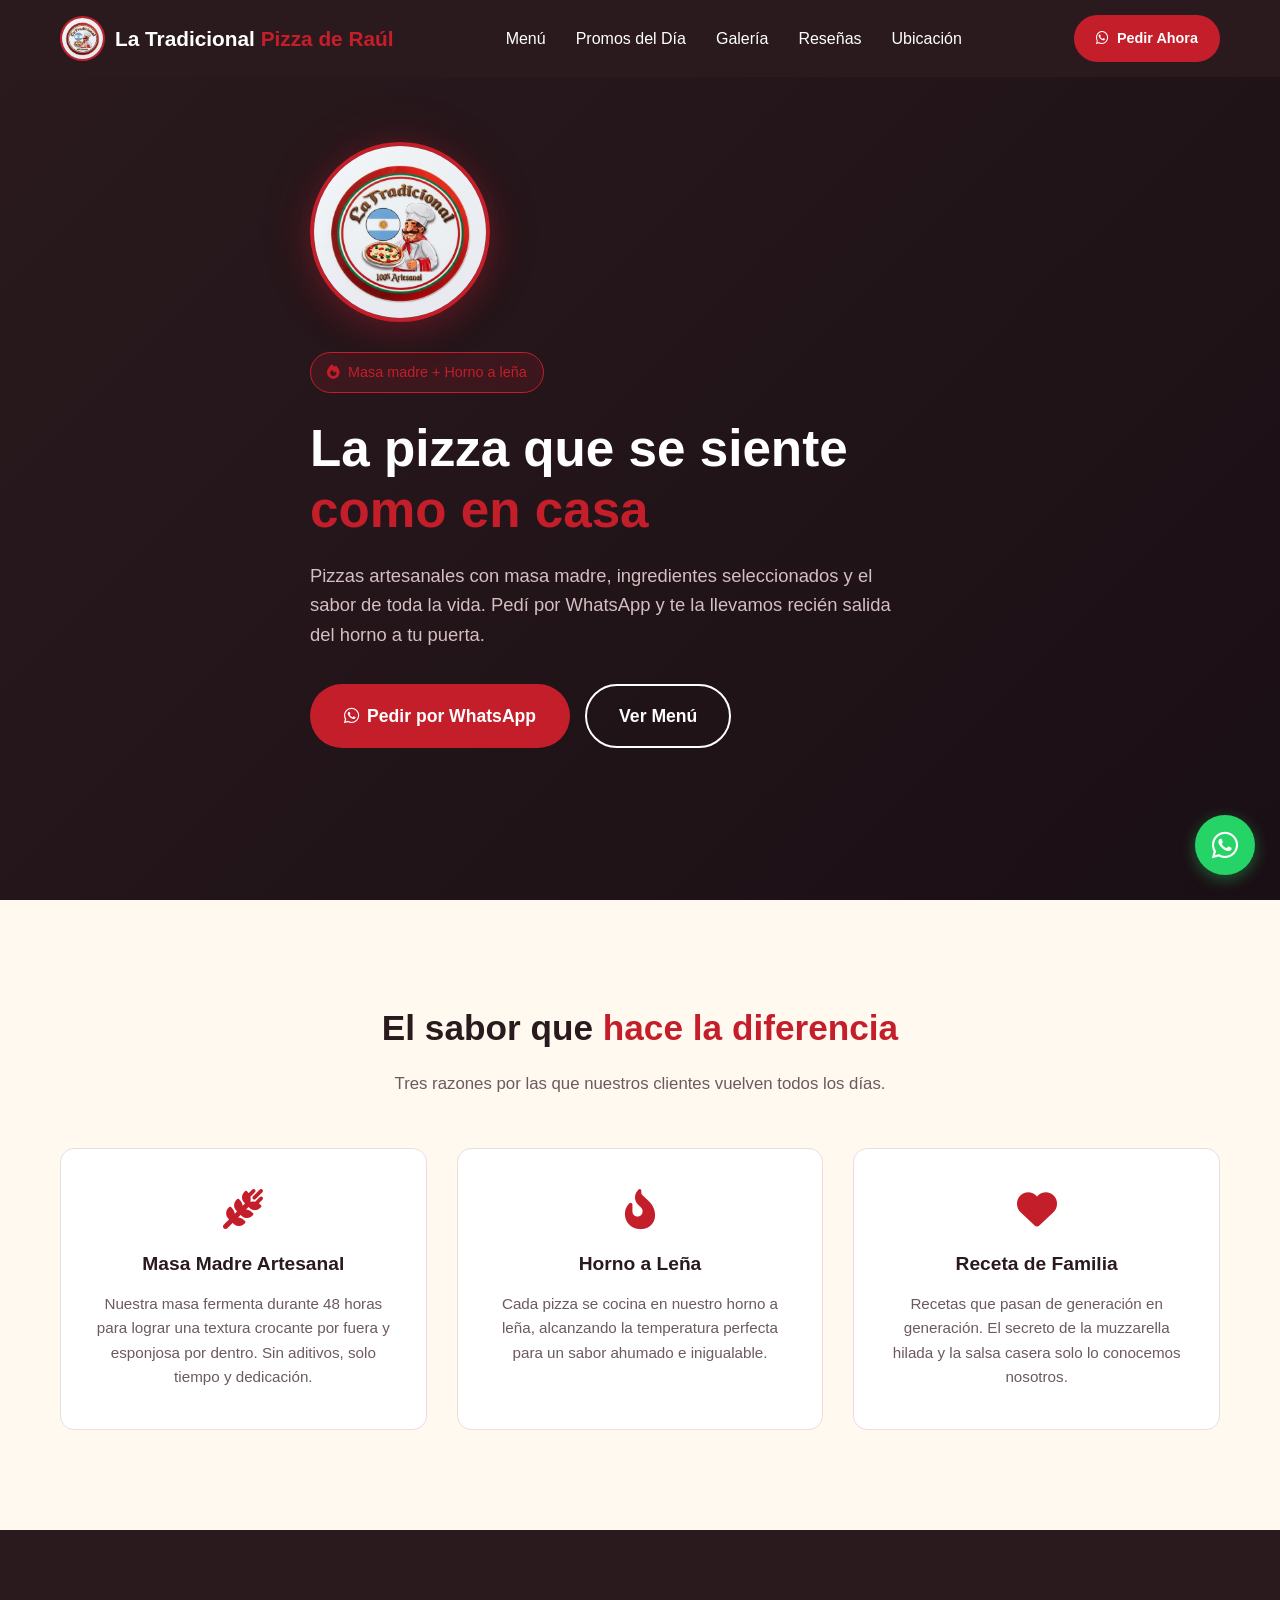
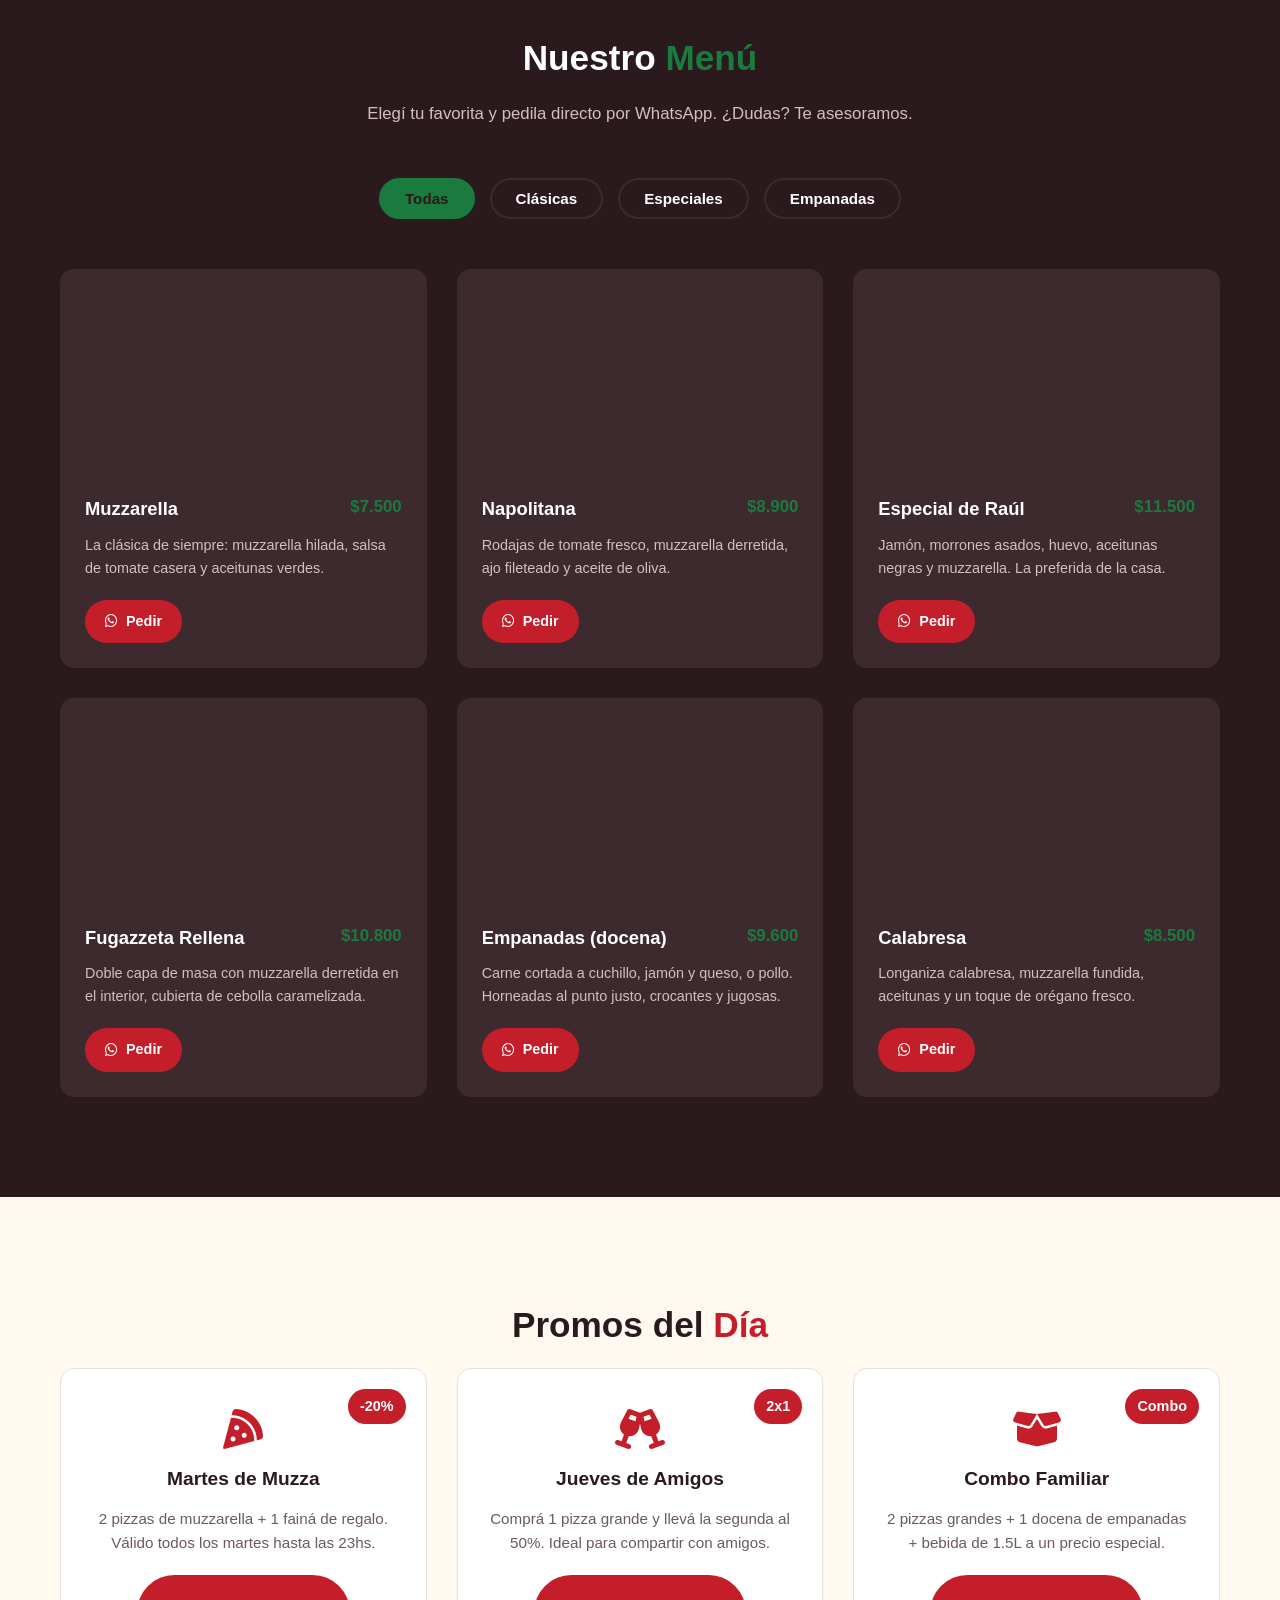
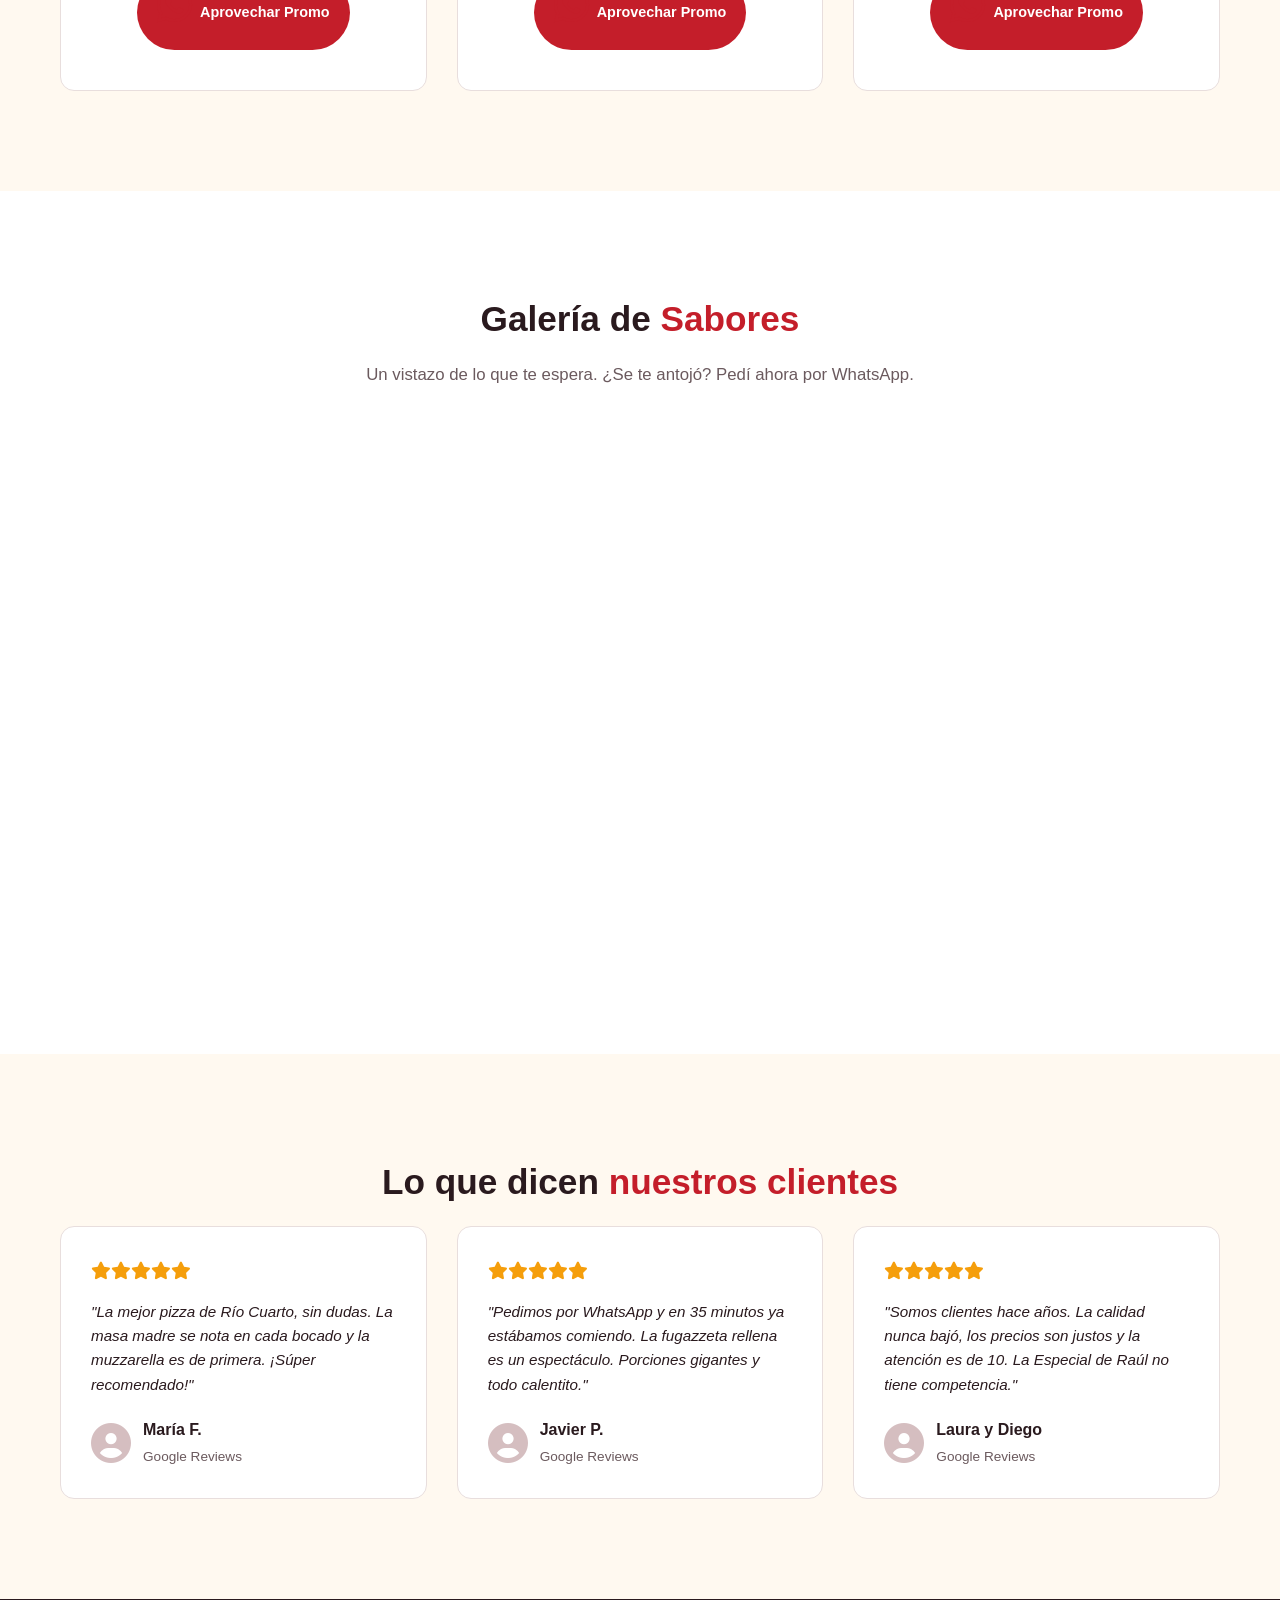
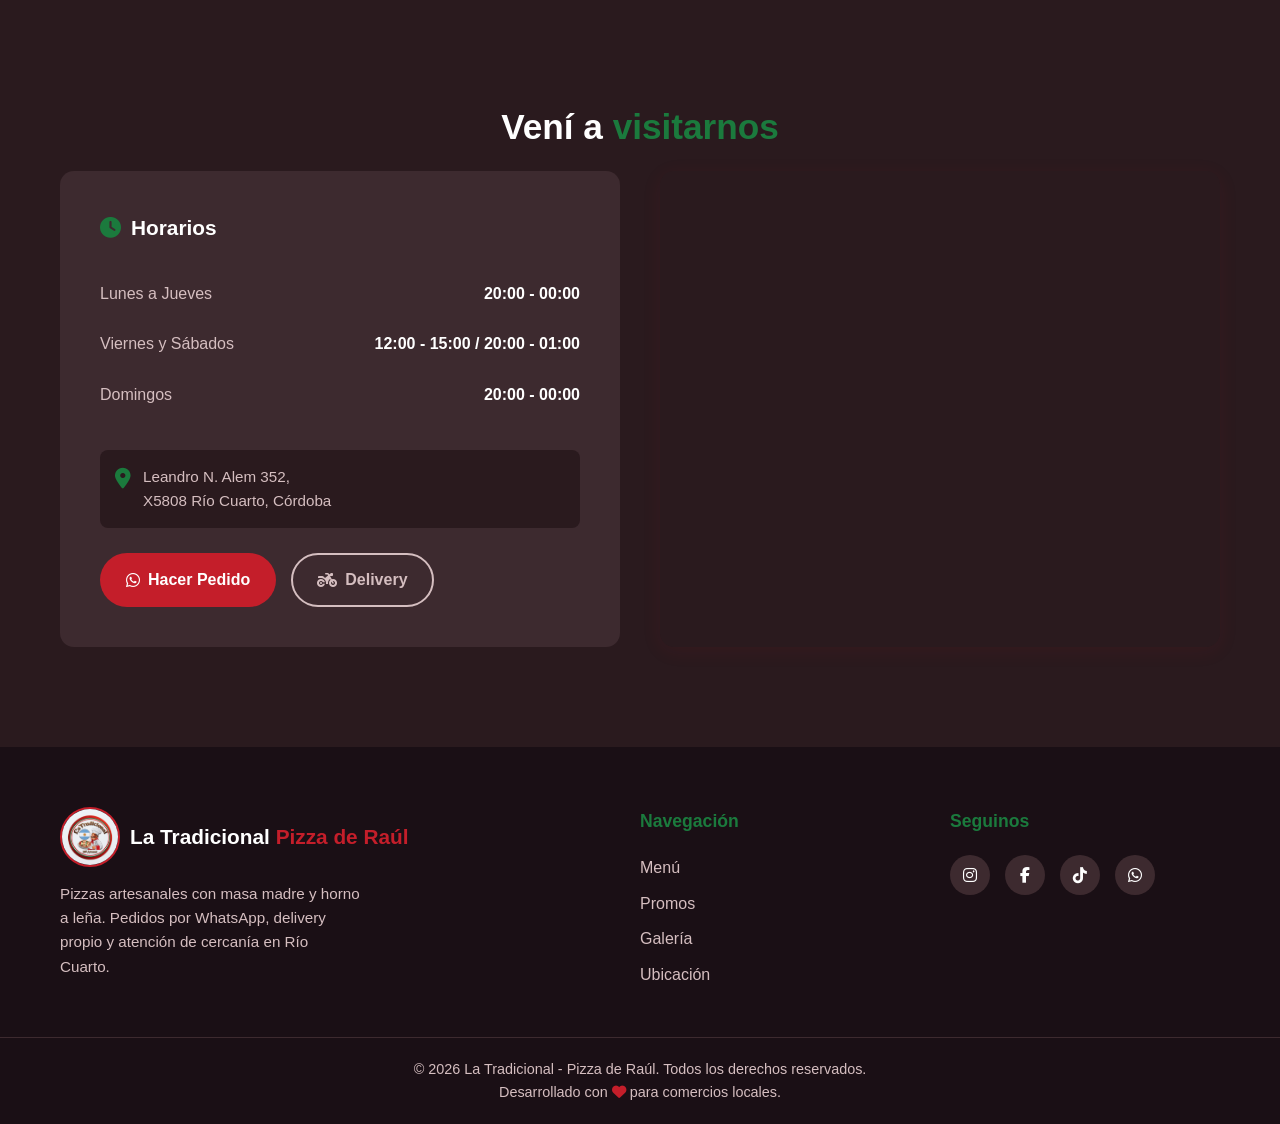
<file: index.html>
<!DOCTYPE html>
<html lang="es">
<head>
    <meta charset="UTF-8">
    <meta name="viewport" content="width=device-width, initial-scale=1.0">
    <meta name="description" content="La Tradicional - Pizza de Raúl. Las mejores pizzas artesanales de Río Cuarto. Pedí por WhatsApp y recibí tu pedido en la puerta de tu casa.">
    <title>La Tradicional | Pizza de Raúl - Río Cuarto</title>
    <link rel="icon" type="image/jpeg" href="Logo - La tradicional Pizza de Raul.jpg">
    <link rel="stylesheet" href="https://cdnjs.cloudflare.com/ajax/libs/font-awesome/6.5.1/css/all.min.css">
    <link rel="stylesheet" href="styles.css">
</head>
<body>

    <!-- WhatsApp Floating Button -->
    <a href="https://wa.me/5493586021351?text=Hola!%20Quiero%20hacer%20un%20pedido." class="whatsapp-float" target="_blank" rel="noopener" aria-label="Pedir por WhatsApp">
        <i class="fab fa-whatsapp"></i>
    </a>

    <!-- Header / Navbar -->
    <header class="header">
        <nav class="navbar container">
            <a href="#" class="logo">
                <img src="Logo - La tradicional Pizza de Raul.jpg" alt="Logo La Tradicional" class="logo-img">
                <span>La Tradicional <strong>Pizza de Raúl</strong></span>
            </a>
            <ul class="nav-links">
                <li><a href="#menu">Menú</a></li>
                <li><a href="#promos">Promos del Día</a></li>
                <li><a href="#galeria">Galería</a></li>
                <li><a href="#resenas">Reseñas</a></li>
                <li><a href="#ubicacion">Ubicación</a></li>
            </ul>
            <a href="https://wa.me/5493586021351?text=Hola!%20Quiero%20hacer%20un%20pedido." class="btn btn-primary btn-nav" target="_blank" rel="noopener">
                <i class="fab fa-whatsapp"></i> Pedir Ahora
            </a>
            <button class="menu-toggle" aria-label="Abrir menú"><i class="fas fa-bars"></i></button>
        </nav>
    </header>

    <!-- Hero Section -->
    <section class="hero">
        <div class="hero-overlay"></div>
        <div class="container hero-content">
            <div class="hero-logo-wrapper">
                <img src="Logo - La tradicional Pizza de Raul.jpg" alt="Logo La Tradicional - Pizza de Raúl" class="hero-logo">
            </div>
            <span class="hero-badge"><i class="fas fa-fire"></i> Masa madre + Horno a leña</span>
            <h1>La pizza que se siente <span class="highlight">como en casa</span></h1>
            <p>Pizzas artesanales con masa madre, ingredientes seleccionados y el sabor de toda la vida. Pedí por WhatsApp y te la llevamos recién salida del horno a tu puerta.</p>
            <div class="hero-actions">
                <a href="https://wa.me/5493586021351?text=Hola!%20Quiero%20ver%20el%20menu%20y%20hacer%20un%20pedido." class="btn btn-primary btn-lg" target="_blank" rel="noopener">
                    <i class="fab fa-whatsapp"></i> Pedir por WhatsApp
                </a>
                <a href="#menu" class="btn btn-outline btn-lg">Ver Menú</a>
            </div>
        </div>
    </section>

    <!-- Propuesta de Valor / Beneficios -->
    <section id="beneficios" class="beneficios">
        <div class="container">
            <h2 class="section-title">El sabor que <span>hace la diferencia</span></h2>
            <p class="section-subtitle">Tres razones por las que nuestros clientes vuelven todos los días.</p>
            <div class="beneficios-grid">
                <div class="beneficio-card">
                    <i class="fas fa-wheat-awn"></i>
                    <h3>Masa Madre Artesanal</h3>
                    <p>Nuestra masa fermenta durante 48 horas para lograr una textura crocante por fuera y esponjosa por dentro. Sin aditivos, solo tiempo y dedicación.</p>
                </div>
                <div class="beneficio-card">
                    <i class="fas fa-fire-flame-curved"></i>
                    <h3>Horno a Leña</h3>
                    <p>Cada pizza se cocina en nuestro horno a leña, alcanzando la temperatura perfecta para un sabor ahumado e inigualable.</p>
                </div>
                <div class="beneficio-card">
                    <i class="fas fa-heart"></i>
                    <h3>Receta de Familia</h3>
                    <p>Recetas que pasan de generación en generación. El secreto de la muzzarella hilada y la salsa casera solo lo conocemos nosotros.</p>
                </div>
            </div>
        </div>
    </section>

    <!-- Menú / Catálogo Interactivo -->
    <section id="menu" class="menu">
        <div class="container">
            <h2 class="section-title">Nuestro <span>Menú</span></h2>
            <p class="section-subtitle">Elegí tu favorita y pedila directo por WhatsApp. ¿Dudas? Te asesoramos.</p>

            <div class="menu-tabs">
                <button class="menu-tab active" data-filter="todos">Todas</button>
                <button class="menu-tab" data-filter="clasicas">Clásicas</button>
                <button class="menu-tab" data-filter="especiales">Especiales</button>
                <button class="menu-tab" data-filter="empanadas">Empanadas</button>
            </div>

            <div class="menu-grid">
                <div class="menu-item" data-categoria="clasicas">
                    <div class="menu-img" style="background-image: url('https://images.unsplash.com/photo-1574071318508-1cdbab80d002?w=600&q=80');"></div>
                    <div class="menu-info">
                        <div class="menu-header">
                            <h3>Muzzarella</h3>
                            <span class="price">$7.500</span>
                        </div>
                        <p>La clásica de siempre: muzzarella hilada, salsa de tomate casera y aceitunas verdes.</p>
                        <a href="https://wa.me/5493586021351?text=Hola!%20Quiero%20pedir%20una%20Muzzarella." class="btn btn-primary btn-sm" target="_blank" rel="noopener">
                            <i class="fab fa-whatsapp"></i> Pedir
                        </a>
                    </div>
                </div>

                <div class="menu-item" data-categoria="clasicas">
                    <div class="menu-img" style="background-image: url('https://images.unsplash.com/photo-1565299624946-b28f40a0ae38?w=600&q=80');"></div>
                    <div class="menu-info">
                        <div class="menu-header">
                            <h3>Napolitana</h3>
                            <span class="price">$8.900</span>
                        </div>
                        <p>Rodajas de tomate fresco, muzzarella derretida, ajo fileteado y aceite de oliva.</p>
                        <a href="https://wa.me/5493586021351?text=Hola!%20Quiero%20pedir%20una%20Napolitana." class="btn btn-primary btn-sm" target="_blank" rel="noopener">
                            <i class="fab fa-whatsapp"></i> Pedir
                        </a>
                    </div>
                </div>

                <div class="menu-item" data-categoria="especiales">
                    <div class="menu-img" style="background-image: url('https://images.unsplash.com/photo-1513104890138-7c749659a591?w=600&q=80');"></div>
                    <div class="menu-info">
                        <div class="menu-header">
                            <h3>Especial de Raúl</h3>
                            <span class="price">$11.500</span>
                        </div>
                        <p>Jamón, morrones asados, huevo, aceitunas negras y muzzarella. La preferida de la casa.</p>
                        <a href="https://wa.me/5493586021351?text=Hola!%20Quiero%20pedir%20la%20Especial%20de%20Raul." class="btn btn-primary btn-sm" target="_blank" rel="noopener">
                            <i class="fab fa-whatsapp"></i> Pedir
                        </a>
                    </div>
                </div>

                <div class="menu-item" data-categoria="especiales">
                    <div class="menu-img" style="background-image: url('https://images.unsplash.com/photo-1604382354936-07c5d9983bd3?w=600&q=80');"></div>
                    <div class="menu-info">
                        <div class="menu-header">
                            <h3>Fugazzeta Rellena</h3>
                            <span class="price">$10.800</span>
                        </div>
                        <p>Doble capa de masa con muzzarella derretida en el interior, cubierta de cebolla caramelizada.</p>
                        <a href="https://wa.me/5493586021351?text=Hola!%20Quiero%20pedir%20la%20Fugazzeta%20Rellena." class="btn btn-primary btn-sm" target="_blank" rel="noopener">
                            <i class="fab fa-whatsapp"></i> Pedir
                        </a>
                    </div>
                </div>

                <div class="menu-item" data-categoria="empanadas">
                    <div class="menu-img" style="background-image: url('https://images.unsplash.com/photo-1509722747041-616f39b57569?w=600&q=80');"></div>
                    <div class="menu-info">
                        <div class="menu-header">
                            <h3>Empanadas (docena)</h3>
                            <span class="price">$9.600</span>
                        </div>
                        <p>Carne cortada a cuchillo, jamón y queso, o pollo. Horneadas al punto justo, crocantes y jugosas.</p>
                        <a href="https://wa.me/5493586021351?text=Hola!%20Quiero%20pedir%20Empanadas." class="btn btn-primary btn-sm" target="_blank" rel="noopener">
                            <i class="fab fa-whatsapp"></i> Pedir
                        </a>
                    </div>
                </div>

                <div class="menu-item" data-categoria="clasicas">
                    <div class="menu-img" style="background-image: url('https://images.unsplash.com/photo-1571407970349-bc81e7e96d47?w=600&q=80');"></div>
                    <div class="menu-info">
                        <div class="menu-header">
                            <h3>Calabresa</h3>
                            <span class="price">$8.500</span>
                        </div>
                        <p>Longaniza calabresa, muzzarella fundida, aceitunas y un toque de orégano fresco.</p>
                        <a href="https://wa.me/5493586021351?text=Hola!%20Quiero%20pedir%20una%20Calabresa." class="btn btn-primary btn-sm" target="_blank" rel="noopener">
                            <i class="fab fa-whatsapp"></i> Pedir
                        </a>
                    </div>
                </div>
            </div>
        </div>
    </section>

    <!-- Promociones del Día -->
    <section id="promos" class="promos">
        <div class="container">
            <h2 class="section-title">Promos del <span>Día</span></h2>
            <div class="promos-grid">
                <div class="promo-card">
                    <div class="promo-badge">-20%</div>
                    <i class="fas fa-pizza-slice"></i>
                    <h3>Martes de Muzza</h3>
                    <p>2 pizzas de muzzarella + 1 fainá de regalo. Válido todos los martes hasta las 23hs.</p>
                    <a href="https://wa.me/5493586021351?text=Hola!%20Quiero%20aprovechar%20la%20promo%20Martes%20de%20Muzza." class="btn btn-primary btn-sm" target="_blank" rel="noopener">
                        <i class="fab fa-whatsapp"></i> Aprovechar Promo
                    </a>
                </div>
                <div class="promo-card">
                    <div class="promo-badge">2x1</div>
                    <i class="fas fa-champagne-glasses"></i>
                    <h3>Jueves de Amigos</h3>
                    <p>Comprá 1 pizza grande y llevá la segunda al 50%. Ideal para compartir con amigos.</p>
                    <a href="https://wa.me/5493586021351?text=Hola!%20Quiero%20aprovechar%20la%20promo%20Jueves%20de%20Amigos." class="btn btn-primary btn-sm" target="_blank" rel="noopener">
                        <i class="fab fa-whatsapp"></i> Aprovechar Promo
                    </a>
                </div>
                <div class="promo-card">
                    <div class="promo-badge">Combo</div>
                    <i class="fas fa-box-open"></i>
                    <h3>Combo Familiar</h3>
                    <p>2 pizzas grandes + 1 docena de empanadas + bebida de 1.5L a un precio especial.</p>
                    <a href="https://wa.me/5493586021351?text=Hola!%20Quiero%20aprovechar%20el%20Combo%20Familiar." class="btn btn-primary btn-sm" target="_blank" rel="noopener">
                        <i class="fab fa-whatsapp"></i> Aprovechar Promo
                    </a>
                </div>
            </div>
        </div>
    </section>

    <!-- Galería -->
    <section id="galeria" class="galeria">
        <div class="container">
            <h2 class="section-title">Galería de <span>Sabores</span></h2>
            <p class="section-subtitle">Un vistazo de lo que te espera. ¿Se te antojó? Pedí ahora por WhatsApp.</p>
            <div class="galeria-grid">
                <div class="galeria-item" style="background-image: url('https://images.unsplash.com/photo-1565299624946-b28f40a0ae38?w=600&q=80');"></div>
                <div class="galeria-item" style="background-image: url('https://images.unsplash.com/photo-1574071318508-1cdbab80d002?w=600&q=80');"></div>
                <div class="galeria-item" style="background-image: url('https://images.unsplash.com/photo-1513104890138-7c749659a591?w=600&q=80');"></div>
                <div class="galeria-item" style="background-image: url('https://images.unsplash.com/photo-1604382354936-07c5d9983bd3?w=600&q=80');"></div>
                <div class="galeria-item" style="background-image: url('https://images.unsplash.com/photo-1593560708920-61dd98c46a4e?w=600&q=80');"></div>
                <div class="galeria-item" style="background-image: url('https://images.unsplash.com/photo-1571407970349-bc81e7e96d47?w=600&q=80');"></div>
            </div>
        </div>
    </section>

    <!-- Prueba Social / Reseñas -->
    <section id="resenas" class="resenas">
        <div class="container">
            <h2 class="section-title">Lo que dicen <span>nuestros clientes</span></h2>
            <div class="resenas-grid">
                <div class="resena-card">
                    <div class="stars"><i class="fas fa-star"></i><i class="fas fa-star"></i><i class="fas fa-star"></i><i class="fas fa-star"></i><i class="fas fa-star"></i></div>
                    <p>"La mejor pizza de Río Cuarto, sin dudas. La masa madre se nota en cada bocado y la muzzarella es de primera. ¡Súper recomendado!"</p>
                    <div class="resena-author">
                        <i class="fas fa-user-circle"></i>
                        <div><strong>María F.</strong><span>Google Reviews</span></div>
                    </div>
                </div>
                <div class="resena-card">
                    <div class="stars"><i class="fas fa-star"></i><i class="fas fa-star"></i><i class="fas fa-star"></i><i class="fas fa-star"></i><i class="fas fa-star"></i></div>
                    <p>"Pedimos por WhatsApp y en 35 minutos ya estábamos comiendo. La fugazzeta rellena es un espectáculo. Porciones gigantes y todo calentito."</p>
                    <div class="resena-author">
                        <i class="fas fa-user-circle"></i>
                        <div><strong>Javier P.</strong><span>Google Reviews</span></div>
                    </div>
                </div>
                <div class="resena-card">
                    <div class="stars"><i class="fas fa-star"></i><i class="fas fa-star"></i><i class="fas fa-star"></i><i class="fas fa-star"></i><i class="fas fa-star"></i></div>
                    <p>"Somos clientes hace años. La calidad nunca bajó, los precios son justos y la atención es de 10. La Especial de Raúl no tiene competencia."</p>
                    <div class="resena-author">
                        <i class="fas fa-user-circle"></i>
                        <div><strong>Laura y Diego</strong><span>Google Reviews</span></div>
                    </div>
                </div>
            </div>
        </div>
    </section>

    <!-- Ubicación y Horarios -->
    <section id="ubicacion" class="ubicacion">
        <div class="container">
            <h2 class="section-title">Vení a <span>visitarnos</span></h2>
            <div class="ubicacion-grid">
                <div class="informacion">
                    <h3><i class="fas fa-clock"></i> Horarios</h3>
                    <ul class="horario-lista">
                        <li><span>Lunes a Jueves</span><strong>20:00 - 00:00</strong></li>
                        <li><span>Viernes y Sábados</span><strong>12:00 - 15:00 / 20:00 - 01:00</strong></li>
                        <li><span>Domingos</span><strong>20:00 - 00:00</strong></li>
                    </ul>
                    <div class="direccion">
                        <i class="fas fa-location-dot"></i>
                        <p>Leandro N. Alem 352,<br>X5808 Río Cuarto, Córdoba</p>
                    </div>
                    <div class="contacto-rapido">
                        <a href="https://wa.me/5493586021351?text=Hola!%20Quiero%20hacer%20un%20pedido." class="btn btn-primary" target="_blank" rel="noopener">
                            <i class="fab fa-whatsapp"></i> Hacer Pedido
                        </a>
                        <a href="https://wa.me/5493586021351?text=Hola!%20Quiero%20pedir%20a%20domicilio." class="btn btn-outline-dark" target="_blank" rel="noopener">
                            <i class="fas fa-motorcycle"></i> Delivery
                        </a>
                    </div>
                </div>
                <div class="mapa">
                    <iframe src="https://www.google.com/maps/embed?pb=!1m18!1m12!1m3!1d3372.482705051662!2d-64.34386922444645!3d-33.15179677353909!2m3!1f0!2f0!3f0!3m2!1i1024!2i768!4f13.1!3m3!1m2!1s0x95d18d40726715f5%3A0x6a0d0a797c5e933f!2sLeandro%20N.%20Alem%20352%2C%20X5800%20R%C3%ADo%20Cuarto%2C%20C%C3%B3rdoba%2C%20Argentina!5e0!3m2!1ses!2sar!4v1700000000000!5m2!1ses!2sar" width="100%" height="100%" style="border:0;" allowfullscreen="" loading="lazy" referrerpolicy="no-referrer-when-downgrade" title="Mapa de ubicación - La Tradicional"></iframe>
                </div>
            </div>
        </div>
    </section>

    <!-- Footer -->
    <footer class="footer">
        <div class="container footer-content">
            <div class="footer-brand">
                <a href="#" class="logo">
                    <img src="Logo - La tradicional Pizza de Raul.jpg" alt="Logo La Tradicional" class="footer-logo-img">
                    <span>La Tradicional <strong>Pizza de Raúl</strong></span>
                </a>
                <p>Pizzas artesanales con masa madre y horno a leña. Pedidos por WhatsApp, delivery propio y atención de cercanía en Río Cuarto.</p>
            </div>
            <div class="footer-links">
                <h4>Navegación</h4>
                <ul>
                    <li><a href="#menu">Menú</a></li>
                    <li><a href="#promos">Promos</a></li>
                    <li><a href="#galeria">Galería</a></li>
                    <li><a href="#ubicacion">Ubicación</a></li>
                </ul>
            </div>
            <div class="footer-social">
                <h4>Seguinos</h4>
                <div class="social-icons">
                    <a href="#" aria-label="Instagram"><i class="fab fa-instagram"></i></a>
                    <a href="#" aria-label="Facebook"><i class="fab fa-facebook-f"></i></a>
                    <a href="#" aria-label="TikTok"><i class="fab fa-tiktok"></i></a>
                    <a href="#" aria-label="WhatsApp"><i class="fab fa-whatsapp"></i></a>
                </div>
            </div>
        </div>
        <div class="footer-bottom">
            <p>&copy; 2026 La Tradicional - Pizza de Raúl. Todos los derechos reservados.</p>
            <p>Desarrollado con <i class="fas fa-heart"></i> para comercios locales.</p>
        </div>
    </footer>

    <script>
        // Mobile menu toggle
        document.querySelector('.menu-toggle').addEventListener('click', function() {
            document.querySelector('.nav-links').classList.toggle('active');
        });

        // Menu filter (tabs)
        const tabs = document.querySelectorAll('.menu-tab');
        const items = document.querySelectorAll('.menu-item');

        tabs.forEach(tab => {
            tab.addEventListener('click', function() {
                tabs.forEach(t => t.classList.remove('active'));
                this.classList.add('active');
                const filter = this.dataset.filter;
                items.forEach(item => {
                    if (filter === 'todos' || item.dataset.categoria === filter) {
                        item.style.display = '';
                    } else {
                        item.style.display = 'none';
                    }
                });
            });
        });
    </script>
</body>
</html>
</file>
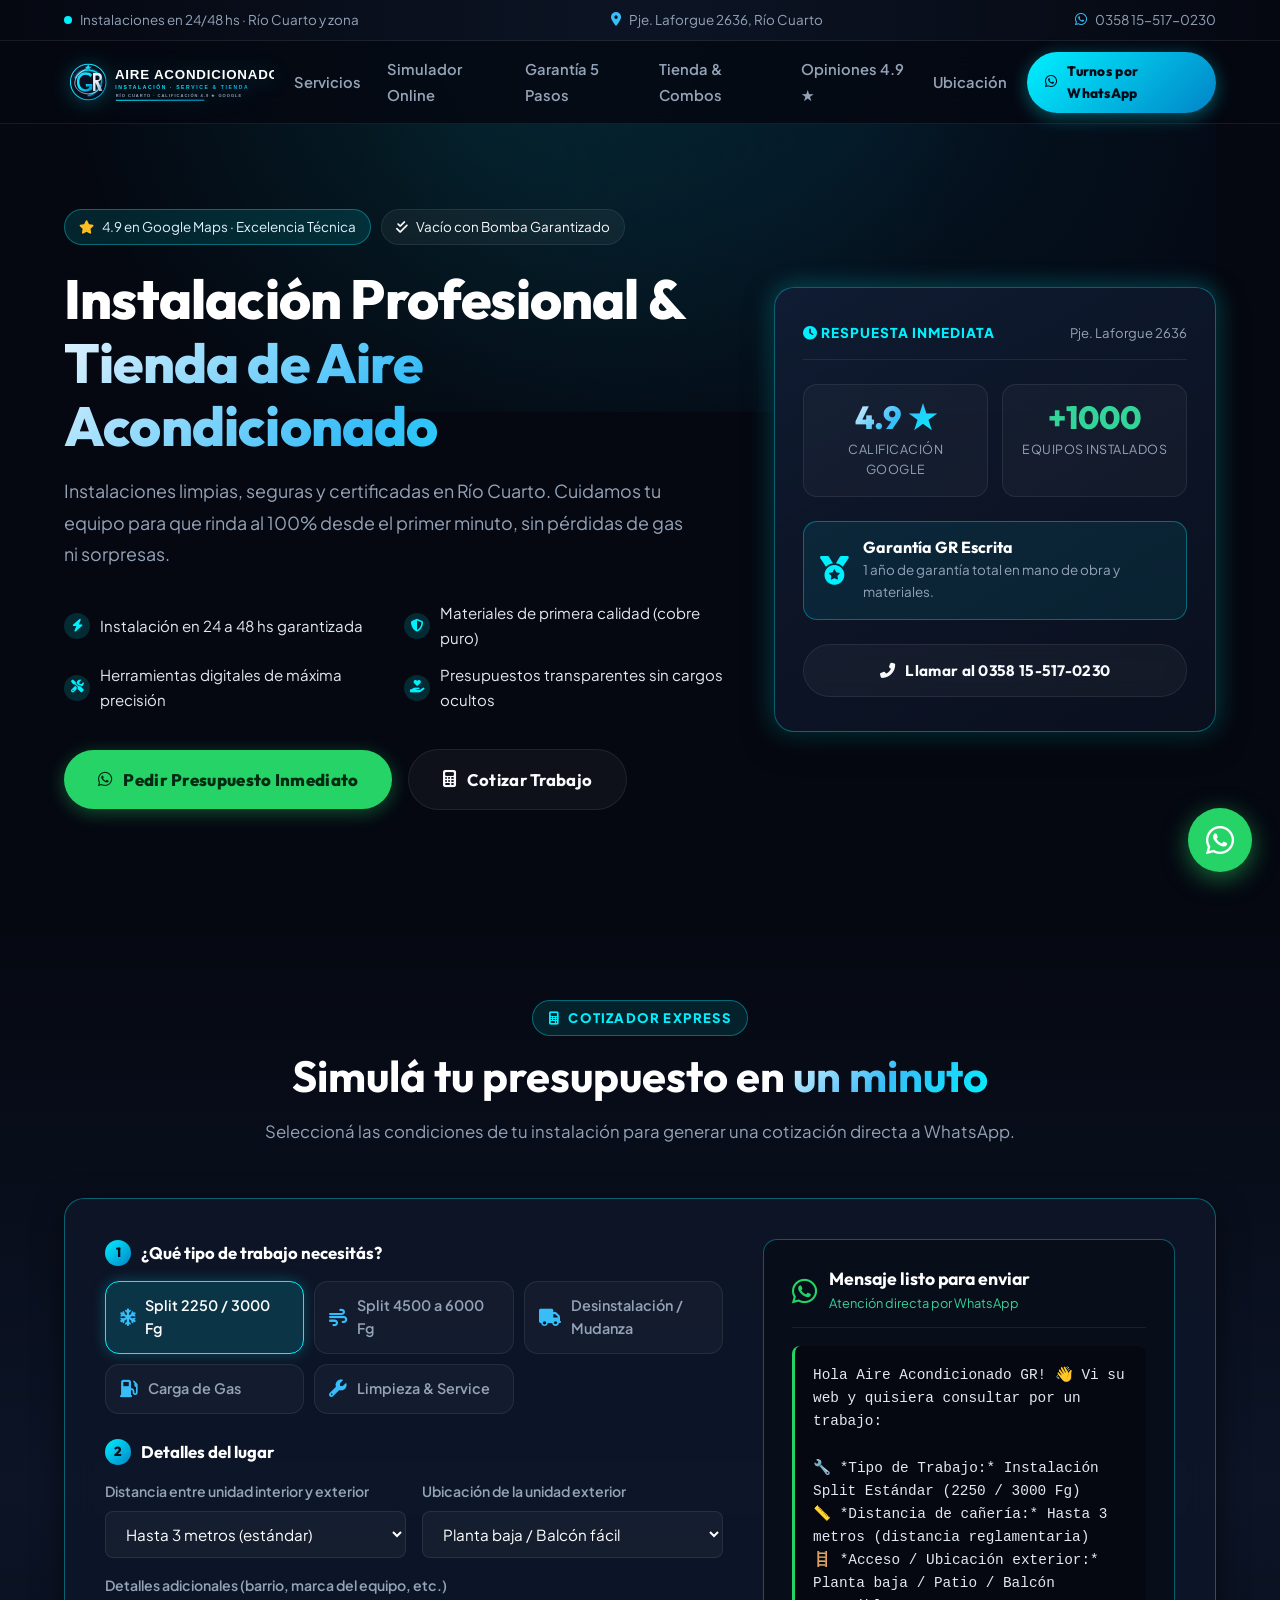
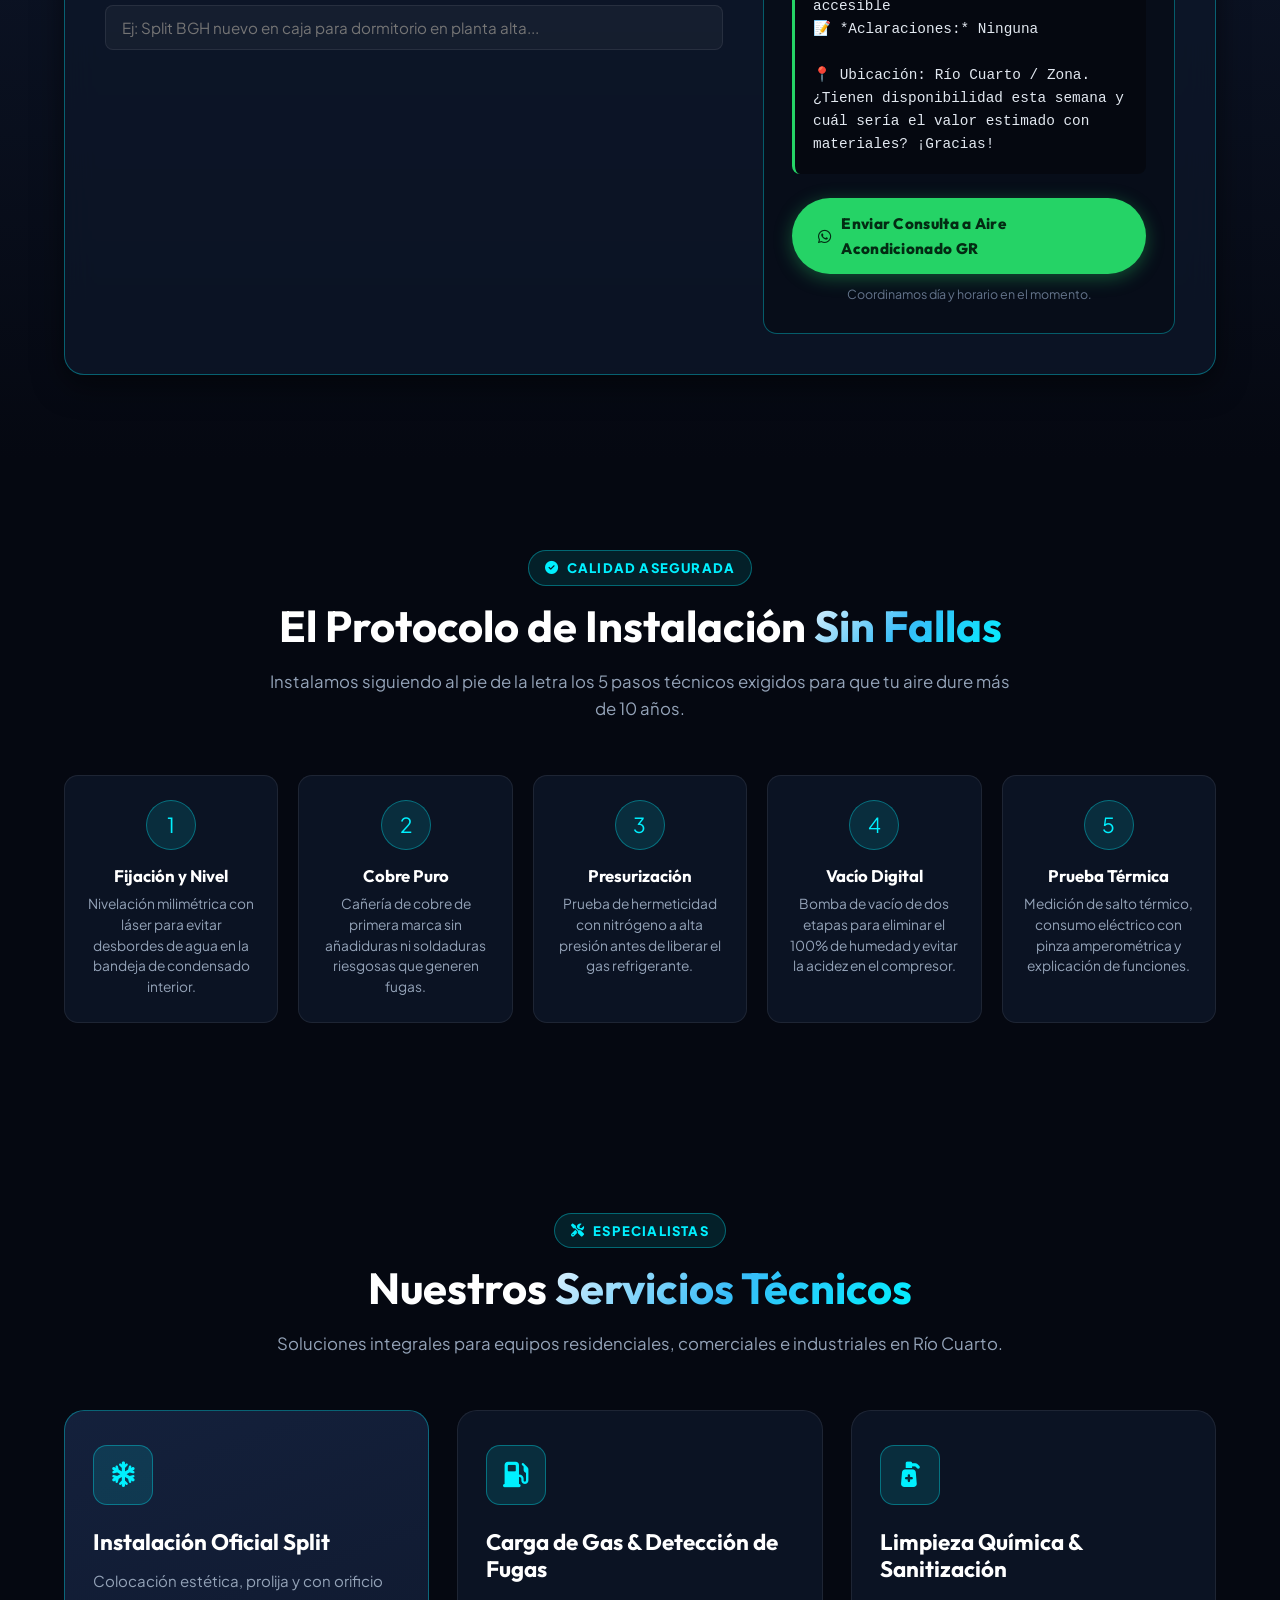
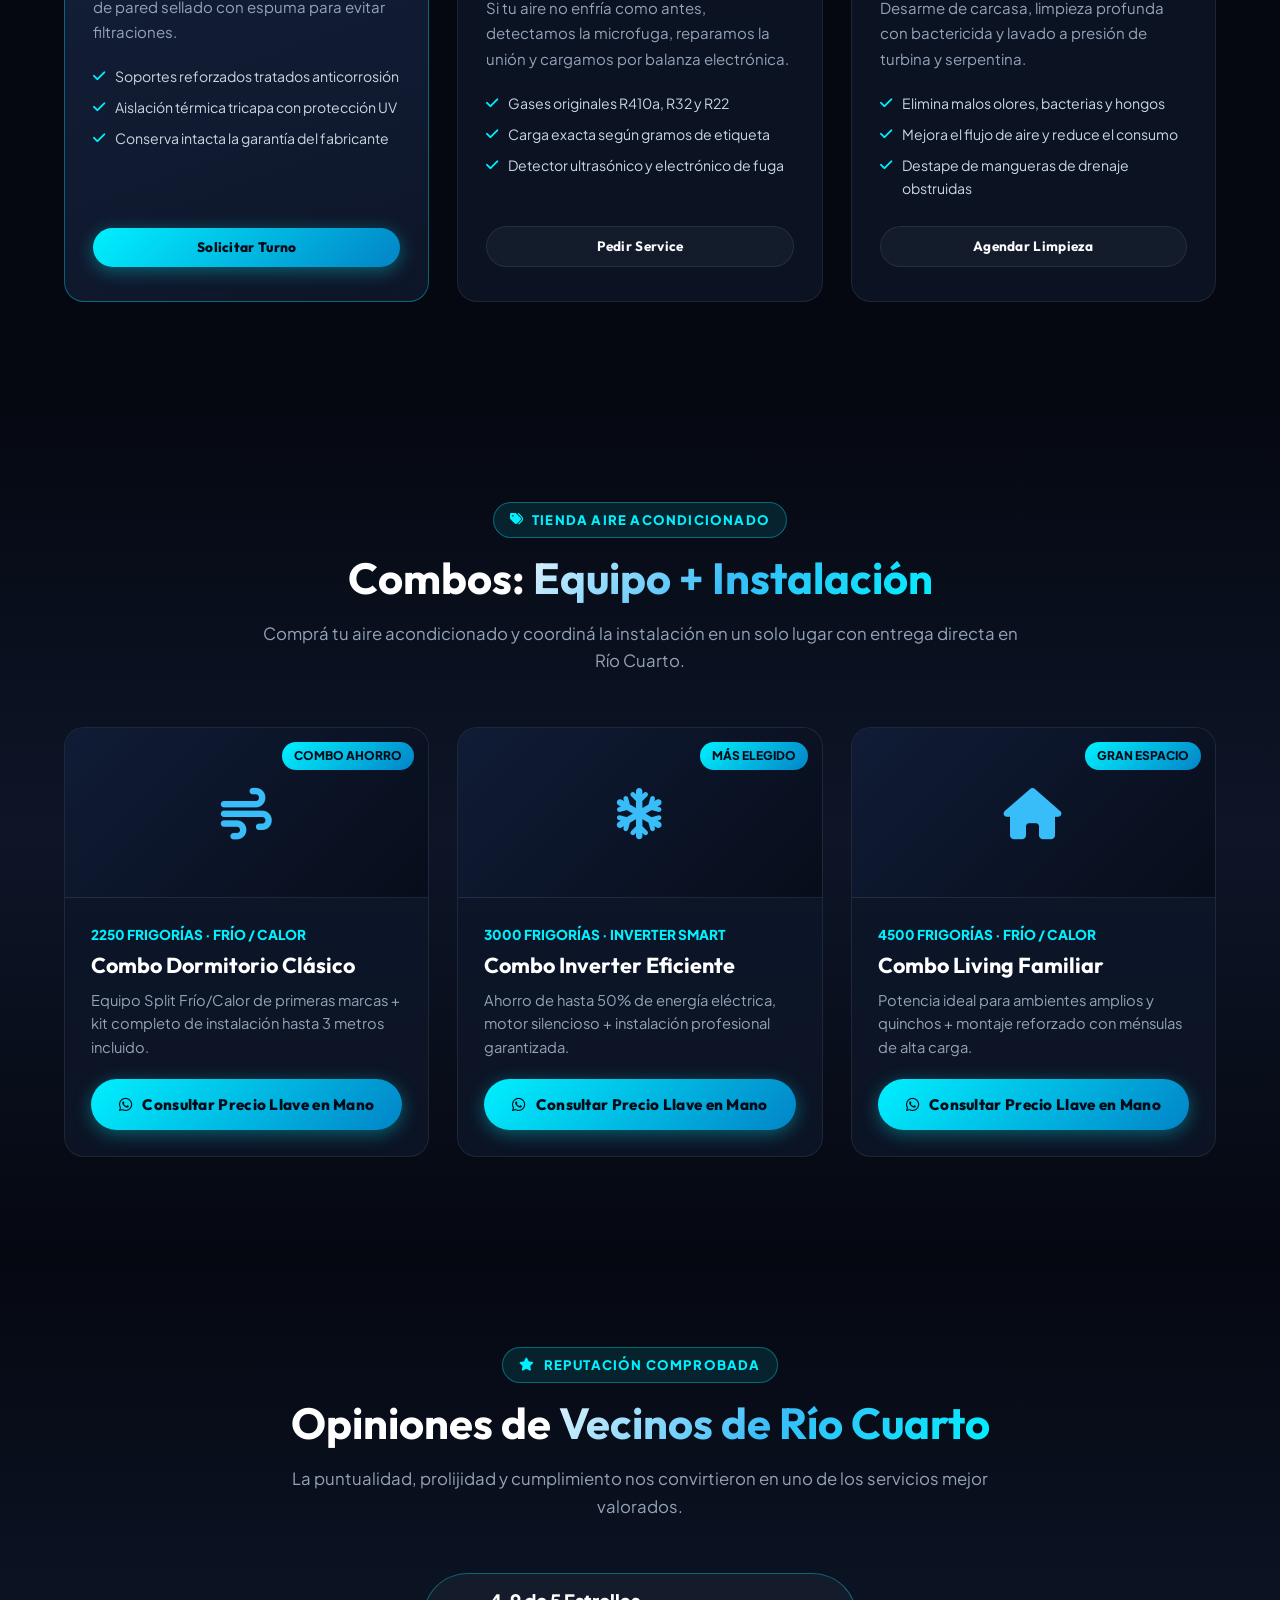
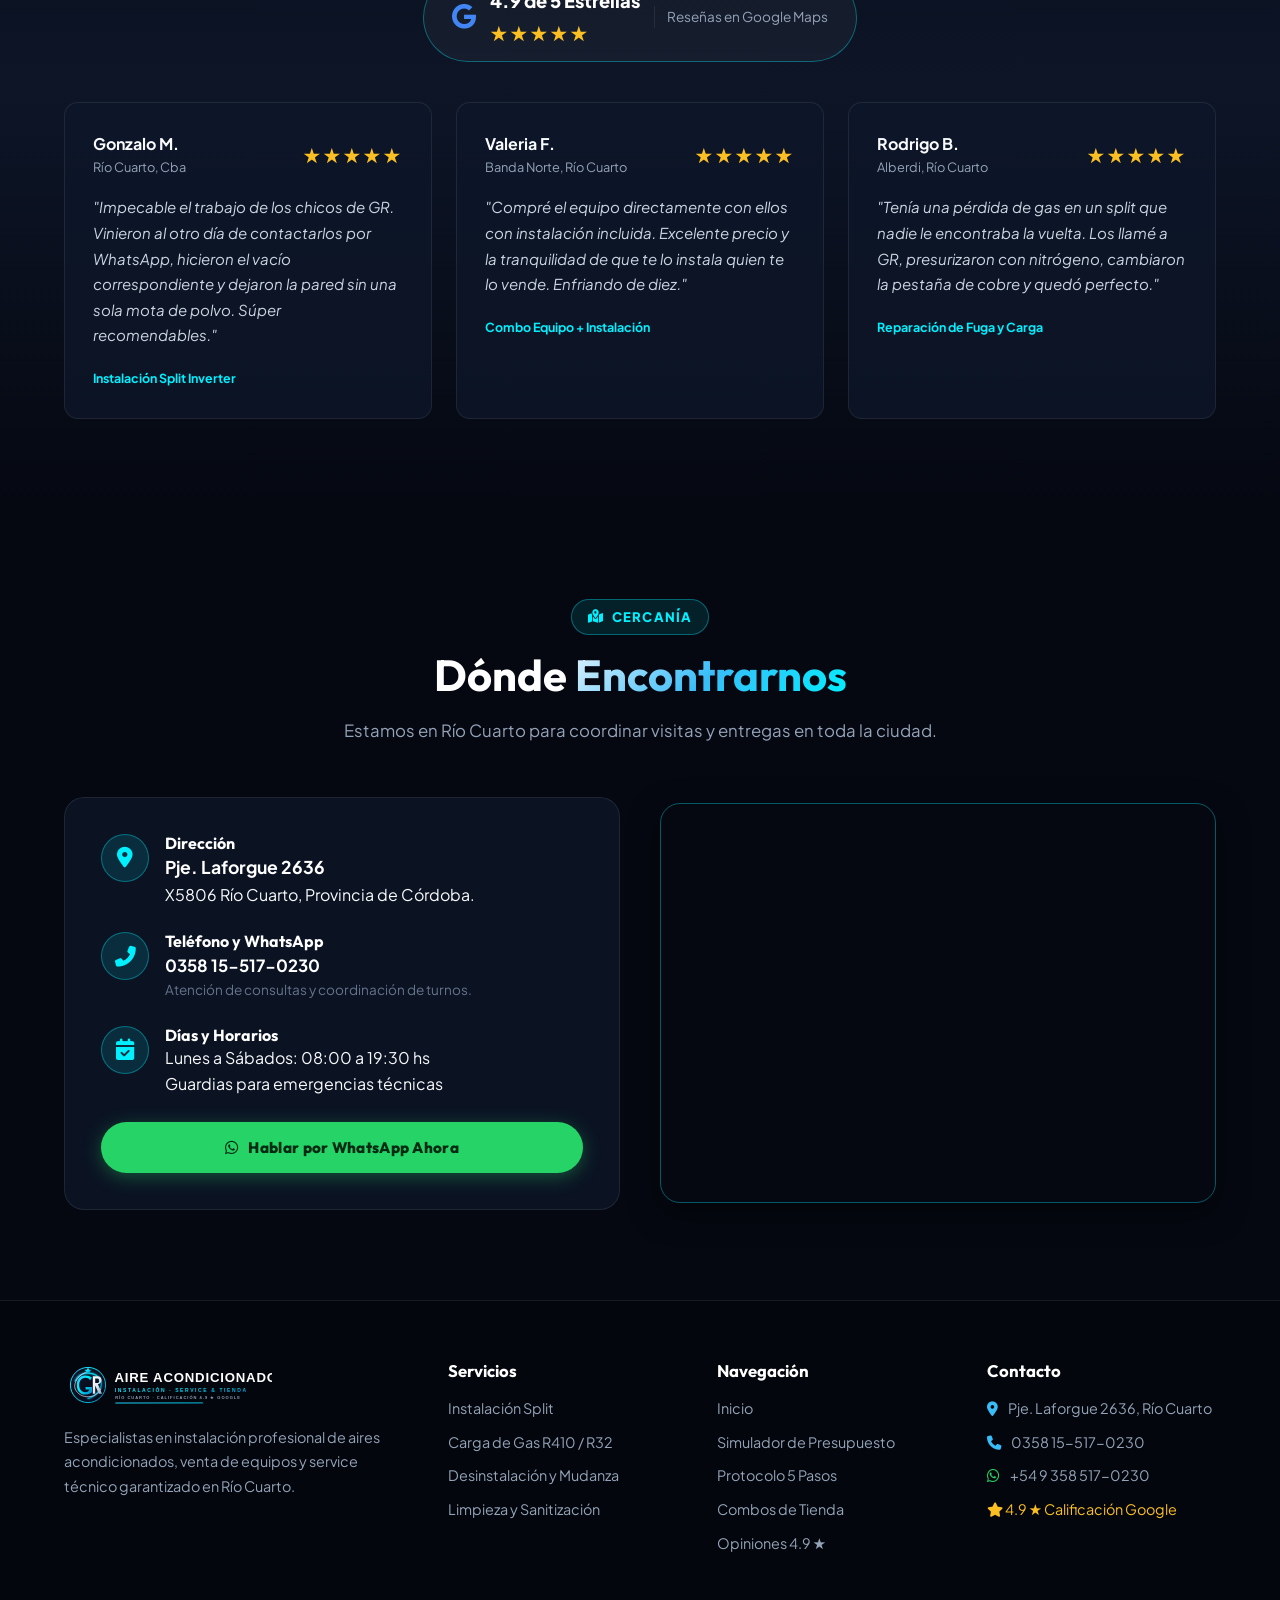
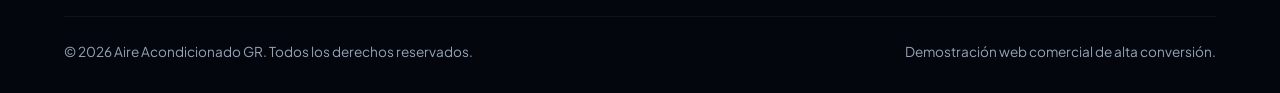
<file: aire-acondicionado-gr/index.html>
<!DOCTYPE html>
<html lang="es">
<head>
  <meta charset="UTF-8">
  <meta name="viewport" content="width=device-width, initial-scale=1.0">
  <meta name="description" content="Aire Acondicionado GR en Río Cuarto. Instalación profesional en 24-48 hs, tienda de equipos y service técnico con calificación 4.9 en Google. Pje. Laforgue 2636.">
  <meta name="keywords" content="Aire Acondicionado GR, instalador aire acondicionado Río Cuarto, service aire acondicionado, carga de gas R410, Pje Laforgue 2636">
  <meta name="author" content="Aire Acondicionado GR">
  <title>Aire Acondicionado GR | Instalación & Tienda Oficial en Río Cuarto</title>

  <!-- Open Graph -->
  <meta property="og:type" content="website">
  <meta property="og:title" content="Aire Acondicionado GR | Instalación Rápida & Tienda">
  <meta property="og:description" content="Instalación profesional de aires acondicionados en 24/48 hs con garantía total en Río Cuarto. Calificación 4.9 ★ en Google.">
  <meta property="og:locale" content="es_AR">

  <!-- Favicon -->
  <link rel="icon" type="image/svg+xml" href="assets/logo.svg">

  <!-- Google Fonts -->
  <link rel="preconnect" href="https://fonts.googleapis.com">
  <link rel="preconnect" href="https://fonts.gstatic.com" crossorigin>
  <link href="https://fonts.googleapis.com/css2?family=Outfit:wght@400;500;600;700;800;900&family=Plus+Jakarta+Sans:wght@300;400;500;600;700;800&display=swap" rel="stylesheet">

  <!-- FontAwesome 6 -->
  <link rel="stylesheet" href="https://cdnjs.cloudflare.com/ajax/libs/font-awesome/6.5.1/css/all.min.css">

  <!-- CSS -->
  <link rel="stylesheet" href="styles.css">

  <!-- Schema.org -->
  <script type="application/ld+json">
  {
    "@context": "https://schema.org",
    "@type": "HVACBusiness",
    "name": "Aire Acondicionado GR",
    "image": "assets/logo.svg",
    "telephone": "+54 9 358 517-0230",
    "address": {
      "@type": "PostalAddress",
      "streetAddress": "Pje. Laforgue 2636",
      "addressLocality": "Río Cuarto",
      "addressRegion": "Córdoba",
      "postalCode": "X5806",
      "addressCountry": "AR"
    },
    "geo": {
      "@type": "GeoCoordinates",
      "latitude": "-33.1404988",
      "longitude": "-64.370912"
    },
    "aggregateRating": {
      "@type": "AggregateRating",
      "ratingValue": "4.9",
      "reviewCount": "26"
    },
    "priceRange": "$$"
  }
  </script>
</head>
<body>

  <!-- Top Bar -->
  <aside class="top-bar" aria-label="Información rápida">
    <div class="container top-bar-content">
      <div class="top-item">
        <span class="pulse-dot"></span>
        <span>Instalaciones en 24/48 hs · Río Cuarto y zona</span>
      </div>
      <div class="top-item">
        <i class="fas fa-map-marker-alt"></i>
        <span>Pje. Laforgue 2636, Río Cuarto</span>
      </div>
      <div class="top-item">
        <i class="fab fa-whatsapp"></i>
        <a href="https://wa.me/5493585170230?text=Hola%20Aire%20Acondicionado%20GR%2C%20necesito%20un%20presupuesto." target="_blank" rel="noopener">
          0358 15-517-0230
        </a>
      </div>
    </div>
  </aside>

  <!-- Navbar -->
  <header class="header" id="header">
    <div class="container navbar">
      <a href="#" class="logo-link" aria-label="Inicio Aire Acondicionado GR">
        <img src="assets/logo.svg" alt="Aire Acondicionado GR" class="logo-img">
      </a>

      <nav aria-label="Navegación principal">
        <ul class="nav-links" id="navLinks">
          <li><a href="#servicios">Servicios</a></li>
          <li><a href="#simulador">Simulador Online</a></li>
          <li><a href="#protocolo">Garantía 5 Pasos</a></li>
          <li><a href="#tienda">Tienda & Combos</a></li>
          <li><a href="#opiniones">Opiniones 4.9 ★</a></li>
          <li><a href="#ubicacion">Ubicación</a></li>
        </ul>
      </nav>

      <div class="nav-actions">
        <a href="https://wa.me/5493585170230?text=Hola%20Aire%20Acondicionado%20GR%2C%20quiero%20coordinar%20una%20instalaci%C3%B3n." class="btn btn-cyan btn-sm" target="_blank" rel="noopener">
          <i class="fab fa-whatsapp"></i> Turnos por WhatsApp
        </a>
        <button class="menu-toggle" id="menuToggle" aria-label="Abrir menú">
          <i class="fas fa-bars"></i>
        </button>
      </div>
    </div>
  </header>

  <main>
    <!-- Hero Section -->
    <section class="hero" id="hero">
      <div class="container hero-grid">
        <div class="hero-content">
          <div class="badge-group">
            <span class="badge-pill badge-rating">
              <i class="fas fa-star"></i> 4.9 en Google Maps · Excelencia Técnica
            </span>
            <span class="badge-pill">
              <i class="fas fa-check-double"></i> Vacío con Bomba Garantizado
            </span>
          </div>

          <h1>
            Instalación Profesional & <span class="cyan-text">Tienda de Aire Acondicionado</span>
          </h1>

          <p class="hero-desc">
            Instalaciones limpias, seguras y certificadas en Río Cuarto. Cuidamos tu equipo para que rinda al 100% desde el primer minuto, sin pérdidas de gas ni sorpresas.
          </p>

          <div class="hero-checks-grid">
            <div class="check-item">
              <i class="fas fa-bolt"></i> Instalación en 24 a 48 hs garantizada
            </div>
            <div class="check-item">
              <i class="fas fa-shield-alt"></i> Materiales de primera calidad (cobre puro)
            </div>
            <div class="check-item">
              <i class="fas fa-tools"></i> Herramientas digitales de máxima precisión
            </div>
            <div class="check-item">
              <i class="fas fa-hand-holding-heart"></i> Presupuestos transparentes sin cargos ocultos
            </div>
          </div>

          <div class="hero-actions">
            <a href="https://wa.me/5493585170230?text=Hola%20Aire%20Acondicionado%20GR%2C%20quiero%20pedir%20presupuesto%20para%20una%20instalaci%C3%B3n." class="btn btn-whatsapp btn-lg" target="_blank" rel="noopener">
              <i class="fab fa-whatsapp"></i> Pedir Presupuesto Inmediato
            </a>
            <a href="#simulador" class="btn btn-outline btn-lg">
              <i class="fas fa-calculator"></i> Cotizar Trabajo
            </a>
          </div>
        </div>

        <!-- Tarjeta Hero Visual -->
        <div class="hero-card-gr">
          <div class="hero-gr-header">
            <span style="font-size: 0.85rem; color: var(--cyan-main); font-weight: 800; letter-spacing: 1px;">
              <i class="fas fa-clock"></i> RESPUESTA INMEDIATA
            </span>
            <span style="font-size: 0.82rem; color: var(--text-muted);">
              Pje. Laforgue 2636
            </span>
          </div>

          <div class="hero-gr-stats">
            <div class="stat-box">
              <div class="stat-num cyan-text">4.9 ★</div>
              <div class="stat-label">Calificación Google</div>
            </div>
            <div class="stat-box">
              <div class="stat-num" style="color: #34d399;">+1000</div>
              <div class="stat-label">Equipos Instalados</div>
            </div>
          </div>

          <div class="trust-badge-gr">
            <i class="fas fa-medal"></i>
            <div>
              <h4 style="font-size: 1rem; margin-bottom: 2px;">Garantía GR Escrita</h4>
              <p style="font-size: 0.84rem; color: var(--text-muted);">1 año de garantía total en mano de obra y materiales.</p>
            </div>
          </div>

          <a href="tel:0358155170230" class="btn btn-outline" style="width: 100%;">
            <i class="fas fa-phone-alt"></i> Llamar al 0358 15-517-0230
          </a>
        </div>
      </div>
    </section>

    <!-- Simulador de Presupuesto Interactivo -->
    <section class="simulator-section" id="simulador">
      <div class="container">
        <div class="section-header">
          <span class="section-tag"><i class="fas fa-calculator"></i> Cotizador Express</span>
          <h2>Simulá tu presupuesto en <span class="cyan-text">un minuto</span></h2>
          <p>Seleccioná las condiciones de tu instalación para generar una cotización directa a WhatsApp.</p>
        </div>

        <div class="simulator-box">
          <div class="simulator-grid">
            <div>
              <!-- Paso 1 -->
              <div class="step-header">
                <span class="step-num">1</span>
                <span>¿Qué tipo de trabajo necesitás?</span>
              </div>
              <div class="pill-grid">
                <div class="pill-radio">
                  <input type="radio" id="job1" name="jobType" value="Instalación Split Estándar (2250 / 3000 Fg)" checked>
                  <label for="job1" class="pill-box"><i class="fas fa-snowflake"></i> Split 2250 / 3000 Fg</label>
                </div>
                <div class="pill-radio">
                  <input type="radio" id="job2" name="jobType" value="Instalación Split Grande / Inverter (4500 a 6000 Fg)">
                  <label for="job2" class="pill-box"><i class="fas fa-wind"></i> Split 4500 a 6000 Fg</label>
                </div>
                <div class="pill-radio">
                  <input type="radio" id="job3" name="jobType" value="Desinstalación + Traslado / Mudanza">
                  <label for="job3" class="pill-box"><i class="fas fa-truck"></i> Desinstalación / Mudanza</label>
                </div>
                <div class="pill-radio">
                  <input type="radio" id="job4" name="jobType" value="Carga de Gas Refrigerante (R410a / R32 / R22)">
                  <label for="job4" class="pill-box"><i class="fas fa-gas-pump"></i> Carga de Gas</label>
                </div>
                <div class="pill-radio">
                  <input type="radio" id="job5" name="jobType" value="Mantenimiento y Sanitización Profunda">
                  <label for="job5" class="pill-box"><i class="fas fa-wrench"></i> Limpieza & Service</label>
                </div>
              </div>

              <!-- Paso 2 -->
              <div class="step-header">
                <span class="step-num">2</span>
                <span>Detalles del lugar</span>
              </div>
              <div style="display: grid; grid-template-columns: 1fr 1fr; gap: 16px;">
                <div class="form-group-custom">
                  <label for="pipeDistance">Distancia entre unidad interior y exterior</label>
                  <select id="pipeDistance" class="form-select-custom">
                    <option value="Hasta 3 metros (distancia reglamentaria)" selected>Hasta 3 metros (estándar)</option>
                    <option value="4 a 5 metros">4 a 5 metros</option>
                    <option value="Más de 6 metros">Más de 6 metros</option>
                    <option value="Ya tengo las cañerías pasadas en pared">Cañerías preinstaladas</option>
                  </select>
                </div>
                <div class="form-group-custom">
                  <label for="accessType">Ubicación de la unidad exterior</label>
                  <select id="accessType" class="form-select-custom">
                    <option value="Planta baja / Patio / Balcón accesible" selected>Planta baja / Balcón fácil</option>
                    <option value="Altura con escalera (más de 3 metros)">Altura con escalera</option>
                    <option value="Techo / Terraza de fácil acceso">Techo / Terraza</option>
                    <option value="Edificio al vacío / Trabajo complejo">Edificio al vacío</option>
                  </select>
                </div>
              </div>

              <div class="form-group-custom">
                <label for="simNotes">Detalles adicionales (barrio, marca del equipo, etc.)</label>
                <input type="text" id="simNotes" class="form-input-custom" placeholder="Ej: Split BGH nuevo en caja para dormitorio en planta alta...">
              </div>
            </div>

            <!-- Previsualización -->
            <div class="sim-preview-card">
              <div>
                <div class="preview-top">
                  <i class="fab fa-whatsapp" style="font-size: 1.8rem; color: #25d366;"></i>
                  <div>
                    <h4 style="font-size: 1.1rem; color: #fff;">Mensaje listo para enviar</h4>
                    <span style="font-size: 0.8rem; color: #34d399;">Atención directa por WhatsApp</span>
                  </div>
                </div>
                <div class="preview-content" id="simPreviewText">
                  Cargando detalles...
                </div>
              </div>

              <div>
                <a href="#" id="btnSendSim" class="btn btn-whatsapp" style="width: 100%;" target="_blank" rel="noopener">
                  <i class="fab fa-whatsapp"></i> Enviar Consulta a Aire Acondicionado GR
                </a>
                <p style="font-size: 0.78rem; color: var(--text-subtle); text-align: center; margin-top: 10px;">
                  Coordinamos día y horario en el momento.
                </p>
              </div>
            </div>
          </div>
        </div>
      </div>
    </section>

    <!-- Protocolo de 5 Pasos -->
    <section class="protocol-section" id="protocolo">
      <div class="container">
        <div class="section-header">
          <span class="section-tag"><i class="fas fa-check-circle"></i> Calidad Asegurada</span>
          <h2>El Protocolo de Instalación <span class="cyan-text">Sin Fallas</span></h2>
          <p>Instalamos siguiendo al pie de la letra los 5 pasos técnicos exigidos para que tu aire dure más de 10 años.</p>
        </div>

        <div class="steps-timeline">
          <div class="step-card">
            <div class="step-circle">1</div>
            <h4>Fijación y Nivel</h4>
            <p>Nivelación milimétrica con láser para evitar desbordes de agua en la bandeja de condensado interior.</p>
          </div>

          <div class="step-card">
            <div class="step-circle">2</div>
            <h4>Cobre Puro</h4>
            <p>Cañería de cobre de primera marca sin añadiduras ni soldaduras riesgosas que generen fugas.</p>
          </div>

          <div class="step-card">
            <div class="step-circle">3</div>
            <h4>Presurización</h4>
            <p>Prueba de hermeticidad con nitrógeno a alta presión antes de liberar el gas refrigerante.</p>
          </div>

          <div class="step-card">
            <div class="step-circle">4</div>
            <h4>Vacío Digital</h4>
            <p>Bomba de vacío de dos etapas para eliminar el 100% de humedad y evitar la acidez en el compresor.</p>
          </div>

          <div class="step-card">
            <div class="step-circle">5</div>
            <h4>Prueba Térmica</h4>
            <p>Medición de salto térmico, consumo eléctrico con pinza amperométrica y explicación de funciones.</p>
          </div>
        </div>
      </div>
    </section>

    <!-- Servicios Detallados -->
    <section class="services-section" id="servicios">
      <div class="container">
        <div class="section-header">
          <span class="section-tag"><i class="fas fa-tools"></i> Especialistas</span>
          <h2>Nuestros <span class="cyan-text">Servicios Técnicos</span></h2>
          <p>Soluciones integrales para equipos residenciales, comerciales e industriales en Río Cuarto.</p>
        </div>

        <div class="services-grid">
          <article class="service-card highlight">
            <div>
              <div class="service-icon-box"><i class="fas fa-snowflake"></i></div>
              <h3>Instalación Oficial Split</h3>
              <p>Colocación estética, prolija y con orificio de pared sellado con espuma para evitar filtraciones.</p>
              <ul class="service-specs">
                <li><i class="fas fa-check"></i> Soportes reforzados tratados anticorrosión</li>
                <li><i class="fas fa-check"></i> Aislación térmica tricapa con protección UV</li>
                <li><i class="fas fa-check"></i> Conserva intacta la garantía del fabricante</li>
              </ul>
            </div>
            <a href="https://wa.me/5493585170230?text=Hola%2C%20quisiera%20consultar%20por%20Instalaci%C3%B3n%20Split." class="btn btn-cyan btn-sm" target="_blank" rel="noopener">
              Solicitar Turno
            </a>
          </article>

          <article class="service-card">
            <div>
              <div class="service-icon-box"><i class="fas fa-gas-pump"></i></div>
              <h3>Carga de Gas & Detección de Fugas</h3>
              <p>Si tu aire no enfría como antes, detectamos la microfuga, reparamos la unión y cargamos por balanza electrónica.</p>
              <ul class="service-specs">
                <li><i class="fas fa-check"></i> Gases originales R410a, R32 y R22</li>
                <li><i class="fas fa-check"></i> Carga exacta según gramos de etiqueta</li>
                <li><i class="fas fa-check"></i> Detector ultrasónico y electrónico de fuga</li>
              </ul>
            </div>
            <a href="https://wa.me/5493585170230?text=Hola%2C%20necesito%20cargar%20gas%20o%20revisar%20una%20p%C3%A9rdida." class="btn btn-outline btn-sm" target="_blank" rel="noopener">
              Pedir Service
            </a>
          </article>

          <article class="service-card">
            <div>
              <div class="service-icon-box"><i class="fas fa-pump-medical"></i></div>
              <h3>Limpieza Química & Sanitización</h3>
              <p>Desarme de carcasa, limpieza profunda con bactericida y lavado a presión de turbina y serpentina.</p>
              <ul class="service-specs">
                <li><i class="fas fa-check"></i> Elimina malos olores, bacterias y hongos</li>
                <li><i class="fas fa-check"></i> Mejora el flujo de aire y reduce el consumo</li>
                <li><i class="fas fa-check"></i> Destape de mangueras de drenaje obstruidas</li>
              </ul>
            </div>
            <a href="https://wa.me/5493585170230?text=Hola%2C%20quisiera%20hacer%20la%20limpieza%20profunda%20de%20mi%20aire." class="btn btn-outline btn-sm" target="_blank" rel="noopener">
              Agendar Limpieza
            </a>
          </article>
        </div>
      </div>
    </section>

    <!-- Tienda & Combos Especiales -->
    <section class="store-section" id="tienda">
      <div class="container">
        <div class="section-header">
          <span class="section-tag"><i class="fas fa-tags"></i> Tienda Aire Acondicionado</span>
          <h2>Combos: <span class="cyan-text">Equipo + Instalación</span></h2>
          <p>Comprá tu aire acondicionado y coordiná la instalación en un solo lugar con entrega directa en Río Cuarto.</p>
        </div>

        <div class="combos-grid">
          <article class="combo-card">
            <div class="combo-top">
              <span class="combo-tag">Combo Ahorro</span>
              <div class="combo-icon"><i class="fas fa-wind"></i></div>
            </div>
            <div class="combo-body">
              <div>
                <div class="combo-frigorias">2250 Frigorías · Frío / Calor</div>
                <h3 class="combo-title">Combo Dormitorio Clásico</h3>
                <p class="combo-desc">Equipo Split Frío/Calor de primeras marcas + kit completo de instalación hasta 3 metros incluido.</p>
              </div>
              <a href="https://wa.me/5493585170230?text=Hola%20Aire%20Acondicionado%20GR%2C%20quisiera%20consultar%20precio%20del%20Combo%202250%20Fg%20instalado." class="btn btn-cyan" target="_blank" rel="noopener">
                <i class="fab fa-whatsapp"></i> Consultar Precio Llave en Mano
              </a>
            </div>
          </article>

          <article class="combo-card">
            <div class="combo-top">
              <span class="combo-tag">Más Elegido</span>
              <div class="combo-icon"><i class="fas fa-snowflake"></i></div>
            </div>
            <div class="combo-body">
              <div>
                <div class="combo-frigorias">3000 Frigorías · Inverter Smart</div>
                <h3 class="combo-title">Combo Inverter Eficiente</h3>
                <p class="combo-desc">Ahorro de hasta 50% de energía eléctrica, motor silencioso + instalación profesional garantizada.</p>
              </div>
              <a href="https://wa.me/5493585170230?text=Hola%20Aire%20Acondicionado%20GR%2C%20quisiera%20consultar%20precio%20del%20Combo%20Inverter%203000%20Fg." class="btn btn-cyan" target="_blank" rel="noopener">
                <i class="fab fa-whatsapp"></i> Consultar Precio Llave en Mano
              </a>
            </div>
          </article>

          <article class="combo-card">
            <div class="combo-top">
              <span class="combo-tag">Gran Espacio</span>
              <div class="combo-icon"><i class="fas fa-home"></i></div>
            </div>
            <div class="combo-body">
              <div>
                <div class="combo-frigorias">4500 Frigorías · Frío / Calor</div>
                <h3 class="combo-title">Combo Living Familiar</h3>
                <p class="combo-desc">Potencia ideal para ambientes amplios y quinchos + montaje reforzado con ménsulas de alta carga.</p>
              </div>
              <a href="https://wa.me/5493585170230?text=Hola%20Aire%20Acondicionado%20GR%2C%20quisiera%20consultar%20precio%20del%20Combo%204500%20Fg%20instalado." class="btn btn-cyan" target="_blank" rel="noopener">
                <i class="fab fa-whatsapp"></i> Consultar Precio Llave en Mano
              </a>
            </div>
          </article>
        </div>
      </div>
    </section>

    <!-- Opiniones 4.9 ★ en Google -->
    <section class="reviews-section" id="opiniones">
      <div class="container">
        <div class="section-header">
          <span class="section-tag"><i class="fas fa-star"></i> Reputación Comprobada</span>
          <h2>Opiniones de <span class="cyan-text">Vecinos de Río Cuarto</span></h2>
          <p>La puntualidad, prolijidad y cumplimiento nos convirtieron en uno de los servicios mejor valorados.</p>
        </div>

        <div class="google-hero-badge">
          <div class="google-badge-box">
            <i class="fab fa-google" style="font-size: 1.6rem; color: #4285F4;"></i>
            <div>
              <div style="font-weight: 800; font-size: 1.15rem; color: #fff;">4.9 de 5 Estrellas</div>
              <div class="google-stars">★★★★★</div>
            </div>
            <span style="font-size: 0.85rem; color: var(--text-muted); border-left: 1px solid var(--border-subtle); padding-left: 12px;">
              Reseñas en Google Maps
            </span>
          </div>
        </div>

        <div class="reviews-grid">
          <article class="review-card">
            <div class="review-header">
              <div>
                <div class="reviewer-name">Gonzalo M.</div>
                <div class="reviewer-loc">Río Cuarto, Cba</div>
              </div>
              <div class="google-stars">★★★★★</div>
            </div>
            <p class="review-body">
              "Impecable el trabajo de los chicos de GR. Vinieron al otro día de contactarlos por WhatsApp, hicieron el vacío correspondiente y dejaron la pared sin una sola mota de polvo. Súper recomendables."
            </p>
            <span style="font-size: 0.78rem; color: var(--cyan-main); font-weight: 700;">Instalación Split Inverter</span>
          </article>

          <article class="review-card">
            <div class="review-header">
              <div>
                <div class="reviewer-name">Valeria F.</div>
                <div class="reviewer-loc">Banda Norte, Río Cuarto</div>
              </div>
              <div class="google-stars">★★★★★</div>
            </div>
            <p class="review-body">
              "Compré el equipo directamente con ellos con instalación incluida. Excelente precio y la tranquilidad de que te lo instala quien te lo vende. Enfriando de diez."
            </p>
            <span style="font-size: 0.78rem; color: var(--cyan-main); font-weight: 700;">Combo Equipo + Instalación</span>
          </article>

          <article class="review-card">
            <div class="review-header">
              <div>
                <div class="reviewer-name">Rodrigo B.</div>
                <div class="reviewer-loc">Alberdi, Río Cuarto</div>
              </div>
              <div class="google-stars">★★★★★</div>
            </div>
            <p class="review-body">
              "Tenía una pérdida de gas en un split que nadie le encontraba la vuelta. Los llamé a GR, presurizaron con nitrógeno, cambiaron la pestaña de cobre y quedó perfecto."
            </p>
            <span style="font-size: 0.78rem; color: var(--cyan-main); font-weight: 700;">Reparación de Fuga y Carga</span>
          </article>
        </div>
      </div>
    </section>

    <!-- Ubicación y Contacto -->
    <section class="location-section" id="ubicacion">
      <div class="container">
        <div class="section-header">
          <span class="section-tag"><i class="fas fa-map-marked-alt"></i> Cercanía</span>
          <h2>Dónde <span class="cyan-text">Encontrarnos</span></h2>
          <p>Estamos en Río Cuarto para coordinar visitas y entregas en toda la ciudad.</p>
        </div>

        <div class="location-grid">
          <div class="location-card">
            <div class="location-item">
              <div class="location-icon"><i class="fas fa-map-marker-alt"></i></div>
              <div>
                <h4>Dirección</h4>
                <p style="font-size: 1.1rem; color: #fff; font-weight: 700;">Pje. Laforgue 2636</p>
                <p>X5806 Río Cuarto, Provincia de Córdoba.</p>
              </div>
            </div>

            <div class="location-item">
              <div class="location-icon"><i class="fas fa-phone-alt"></i></div>
              <div>
                <h4>Teléfono y WhatsApp</h4>
                <p><a href="tel:0358155170230" style="color: #fff; font-weight: 700; font-size: 1.05rem;">0358 15-517-0230</a></p>
                <p style="font-size: 0.85rem; color: var(--text-subtle);">Atención de consultas y coordinación de turnos.</p>
              </div>
            </div>

            <div class="location-item">
              <div class="location-icon"><i class="fas fa-calendar-check"></i></div>
              <div>
                <h4>Días y Horarios</h4>
                <p>Lunes a Sábados: 08:00 a 19:30 hs</p>
                <p>Guardias para emergencias técnicas</p>
              </div>
            </div>

            <div style="margin-top: 24px;">
              <a href="https://wa.me/5493585170230?text=Hola%20Aire%20Acondicionado%20GR%2C%20quisiera%20hacer%20una%20consulta." class="btn btn-whatsapp" style="width: 100%;" target="_blank" rel="noopener">
                <i class="fab fa-whatsapp"></i> Hablar por WhatsApp Ahora
              </a>
            </div>
          </div>

          <!-- Mapa Google Maps Embed -->
          <div class="map-wrapper">
            <iframe 
              src="https://maps.google.com/maps?q=-33.1404988,-64.370912&hl=es&z=15&output=embed" 
              loading="lazy" 
              title="Ubicación Aire Acondicionado GR en Río Cuarto">
            </iframe>
          </div>
        </div>
      </div>
    </section>
  </main>

  <!-- Footer -->
  <footer class="footer">
    <div class="container">
      <div class="footer-grid">
        <div>
          <img src="assets/logo.svg" alt="Aire Acondicionado GR" class="footer-logo">
          <p style="color: var(--text-muted); line-height: 1.7; max-width: 320px;">
            Especialistas en instalación profesional de aires acondicionados, venta de equipos y service técnico garantizado en Río Cuarto.
          </p>
        </div>

        <div>
          <h4 style="font-size: 1.05rem; margin-bottom: 16px; color: #fff;">Servicios</h4>
          <ul class="footer-links">
            <li><a href="#servicios">Instalación Split</a></li>
            <li><a href="#servicios">Carga de Gas R410 / R32</a></li>
            <li><a href="#servicios">Desinstalación y Mudanza</a></li>
            <li><a href="#servicios">Limpieza y Sanitización</a></li>
          </ul>
        </div>

        <div>
          <h4 style="font-size: 1.05rem; margin-bottom: 16px; color: #fff;">Navegación</h4>
          <ul class="footer-links">
            <li><a href="#hero">Inicio</a></li>
            <li><a href="#simulador">Simulador de Presupuesto</a></li>
            <li><a href="#protocolo">Protocolo 5 Pasos</a></li>
            <li><a href="#tienda">Combos de Tienda</a></li>
            <li><a href="#opiniones">Opiniones 4.9 ★</a></li>
          </ul>
        </div>

        <div>
          <h4 style="font-size: 1.05rem; margin-bottom: 16px; color: #fff;">Contacto</h4>
          <ul class="footer-links">
            <li><i class="fas fa-map-marker-alt" style="color: var(--cyan-light); margin-right: 8px;"></i> Pje. Laforgue 2636, Río Cuarto</li>
            <li><i class="fas fa-phone" style="color: var(--cyan-light); margin-right: 8px;"></i> 0358 15-517-0230</li>
            <li><i class="fab fa-whatsapp" style="color: #25d366; margin-right: 8px;"></i> +54 9 358 517-0230</li>
            <li style="margin-top: 10px; color: #fbbf24;"><i class="fas fa-star"></i> 4.9 ★ Calificación Google</li>
          </ul>
        </div>
      </div>

      <div class="footer-bottom">
        <p>&copy; 2026 Aire Acondicionado GR. Todos los derechos reservados.</p>
        <p>Demostración web comercial de alta conversión.</p>
      </div>
    </div>
  </footer>

  <!-- Botón Flotante WhatsApp -->
  <a href="https://wa.me/5493585170230?text=Hola%20Aire%20Acondicionado%20GR%2C%20quisiera%20hacer%20una%20consulta." 
     class="whatsapp-float-btn" 
     target="_blank" 
     rel="noopener" 
     aria-label="Contactar a Aire Acondicionado GR por WhatsApp">
    <i class="fab fa-whatsapp"></i>
    <span class="whatsapp-tooltip">¡Consultanos por WhatsApp!</span>
  </a>

  <!-- Script -->
  <script src="script.js"></script>
</body>
</html>
</file>
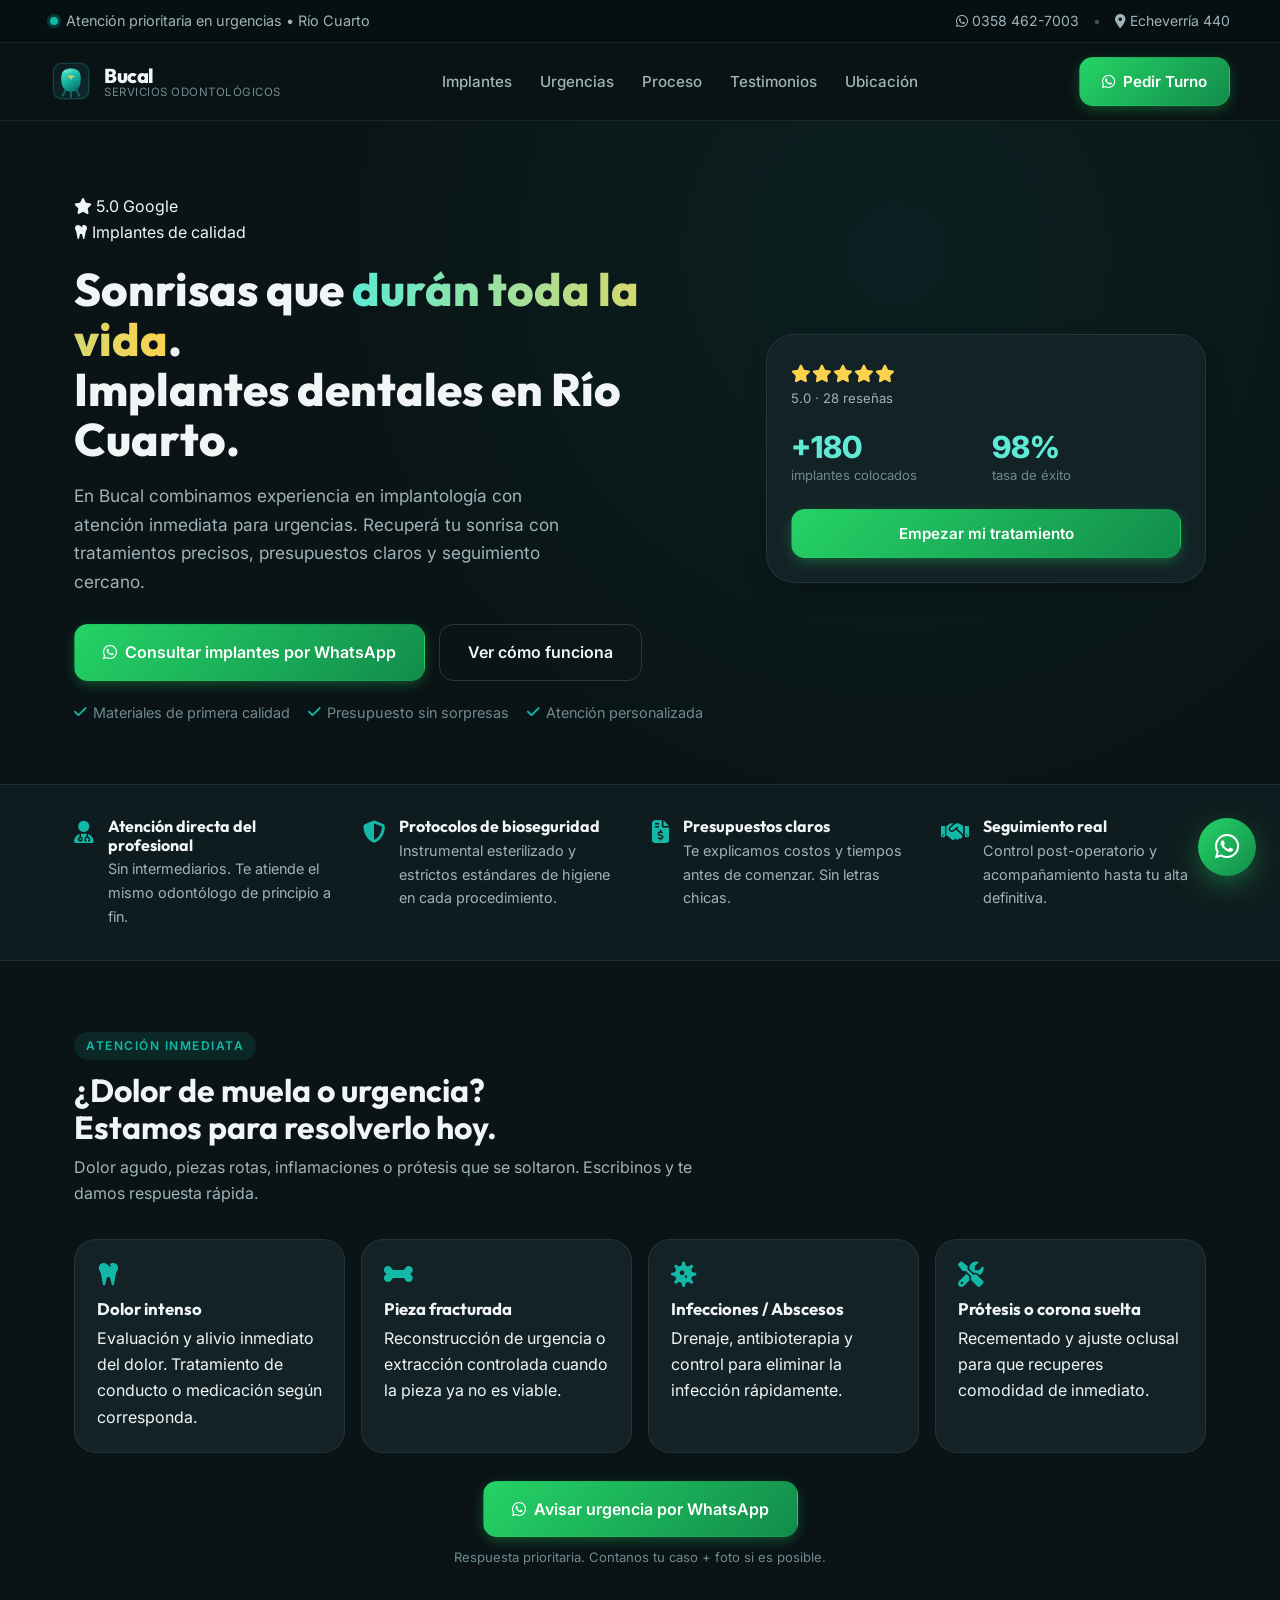
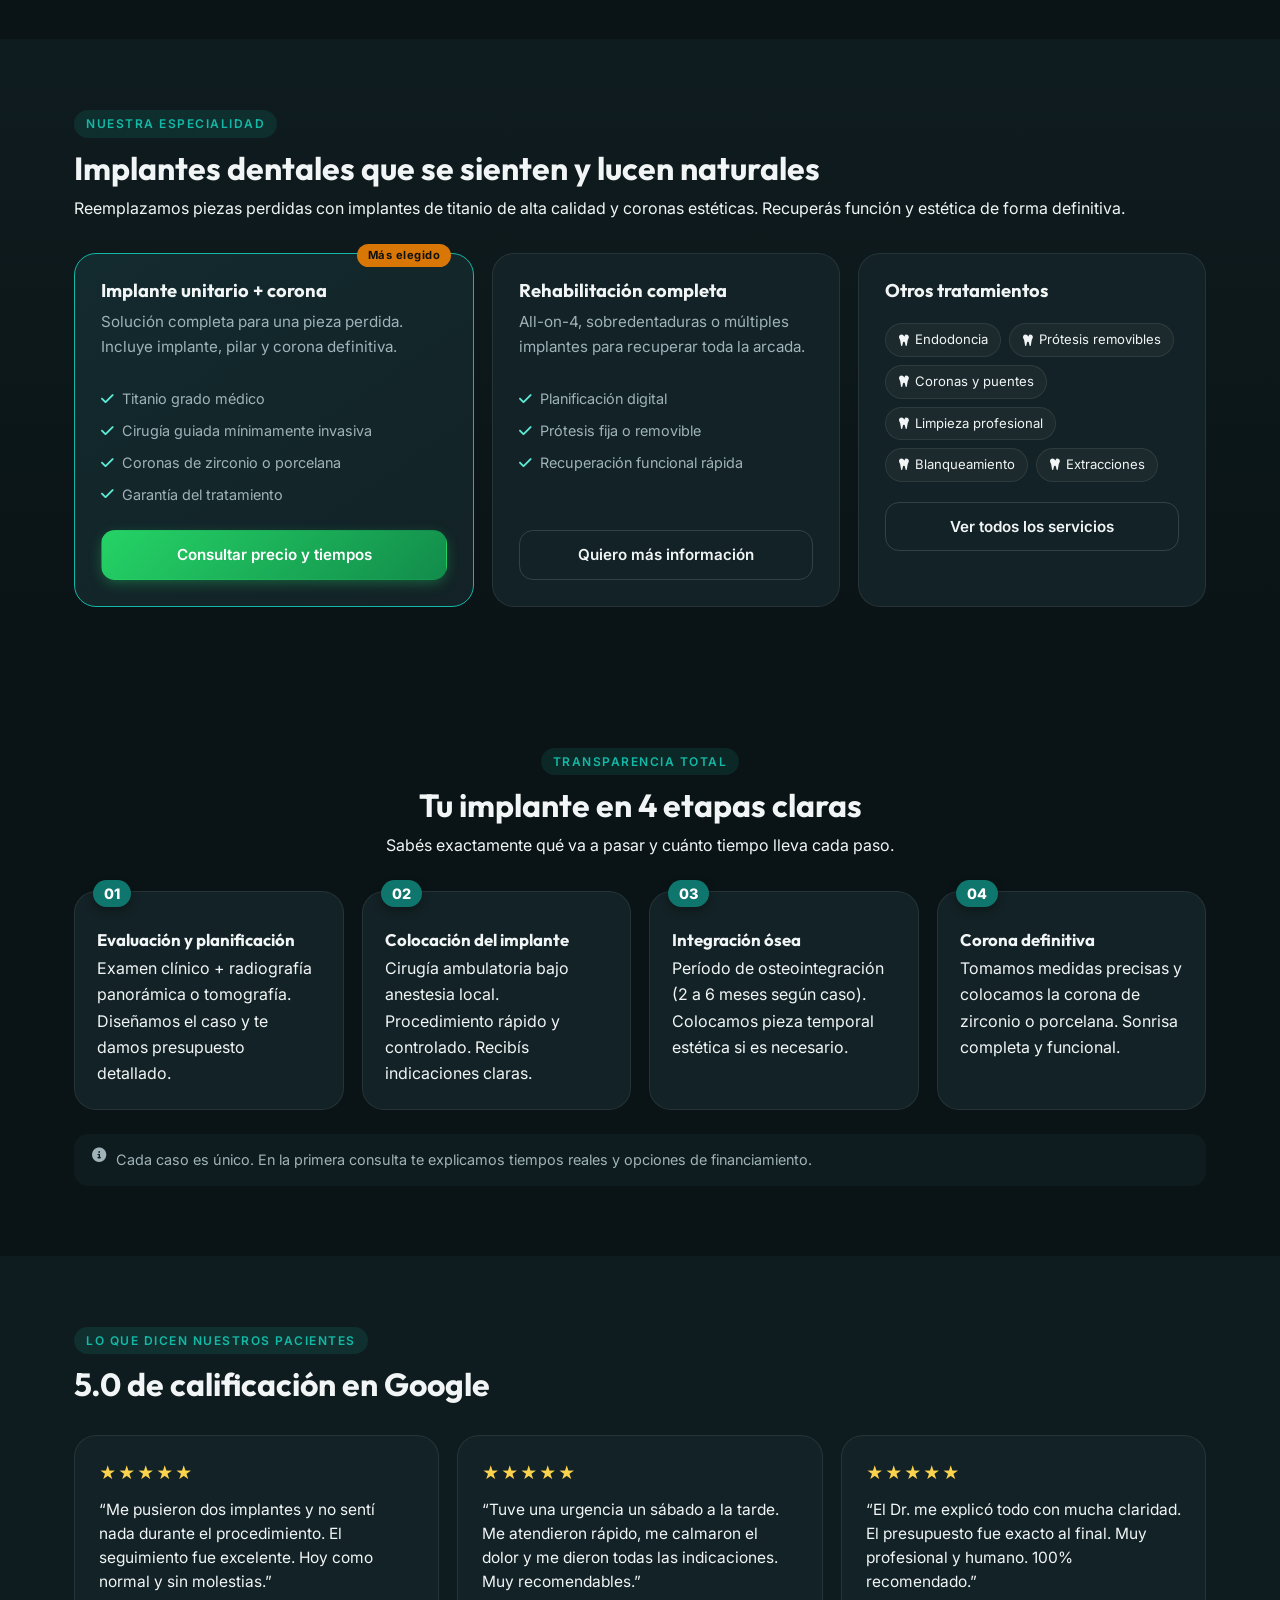
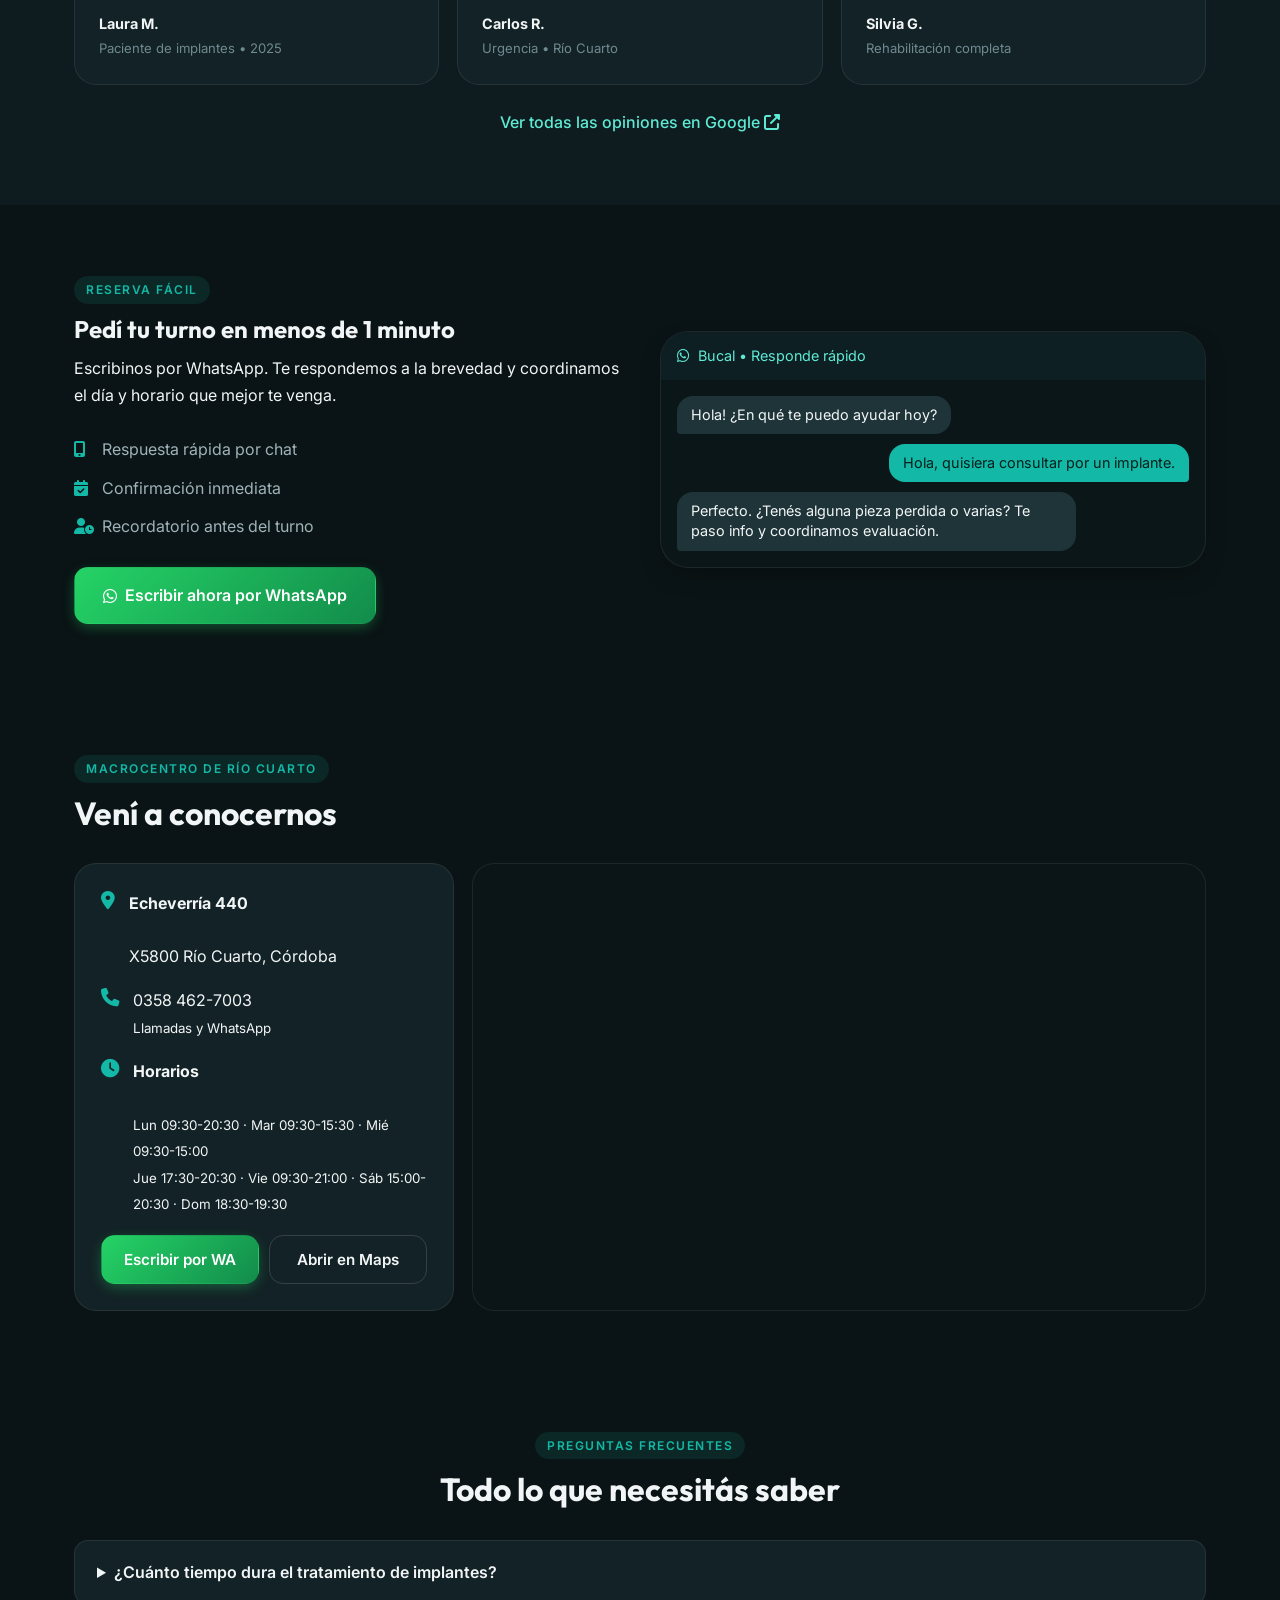
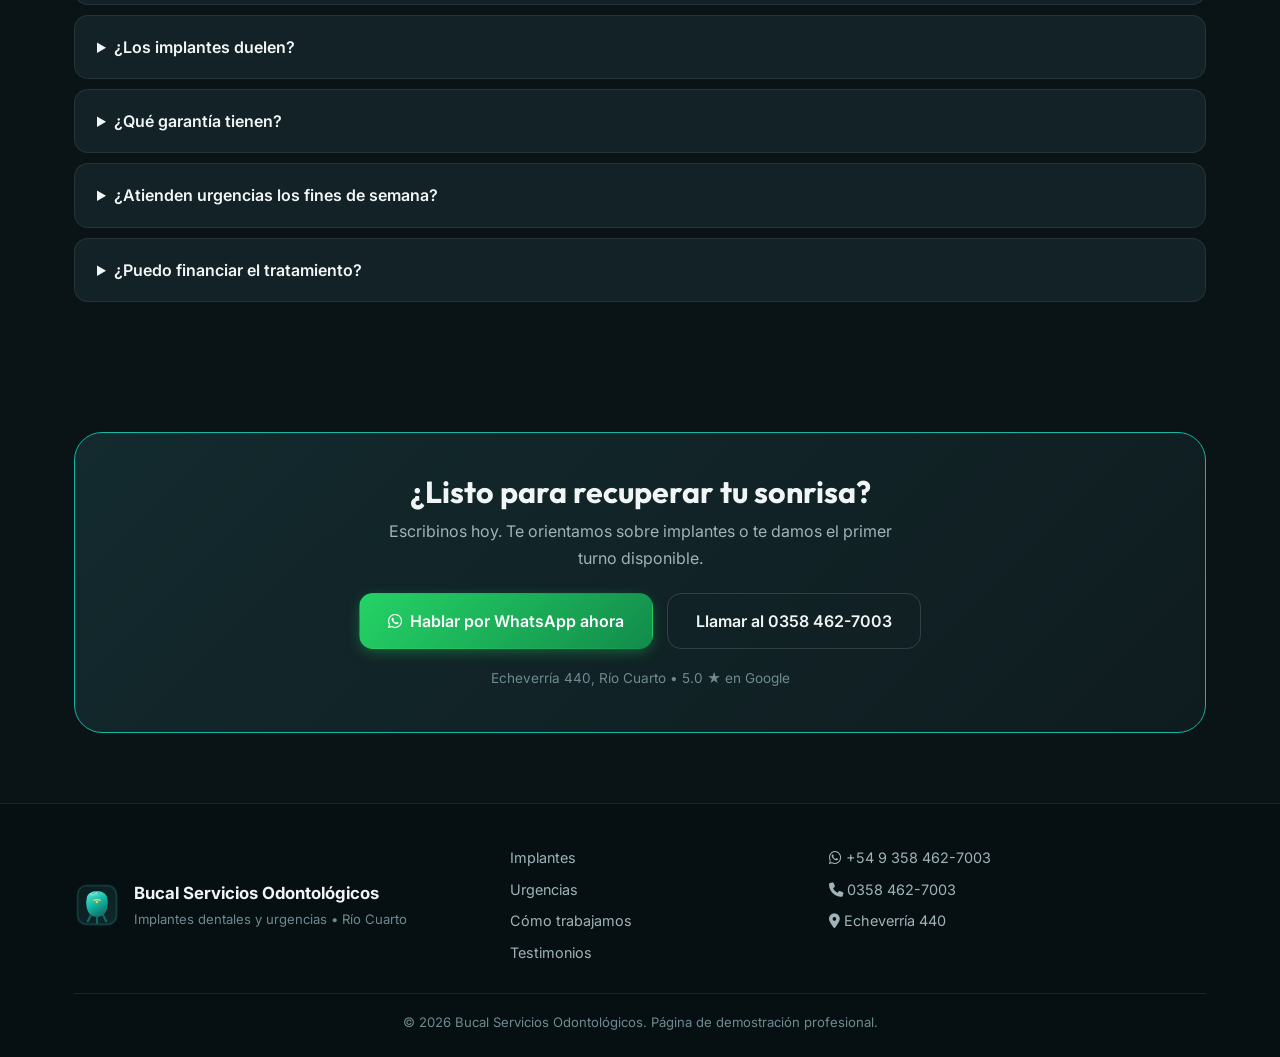
<file: Bucal Servicios Odontologicos/index.html>
<!DOCTYPE html>
<html lang="es">
<head>
  <meta charset="UTF-8">
  <meta name="viewport" content="width=device-width, initial-scale=1.0">
  <meta name="description" content="Bucal Servicios Odontológicos en Río Cuarto. Especialistas en implantes dentales y urgencias odontológicas. Echeverría 440. Atención personalizada y turnos inmediatos por WhatsApp. 5.0 ★">
  <meta name="keywords" content="implantes dentales Río Cuarto, dentista Río Cuarto, urgencias odontológicas, Bucal Servicios Odontológicos, Echeverría 440, implantes, prótesis, endodoncia">
  <meta name="author" content="Bucal Servicios Odontológicos">
  <title>Bucal Servicios Odontológicos | Implantes Dentales y Urgencias en Río Cuarto</title>

  <!-- Open Graph -->
  <meta property="og:type" content="website">
  <meta property="og:title" content="Bucal Servicios Odontológicos | Implantes Dentales en Río Cuarto">
  <meta property="og:description" content="Implantes dentales de alta calidad y atención inmediata de urgencias. Consultorio en Echeverría 440, Macrocentro de Río Cuarto. Turnos por WhatsApp.">
  <meta property="og:image" content="https://cartup90.github.io/DemoWeb/Bucal%20Servicios%20Odontologicos/assets/og-image.jpg">
  <meta property="og:url" content="https://cartup90.github.io/DemoWeb/Bucal%20Servicios%20Odontologicos/">

  <!-- Twitter -->
  <meta name="twitter:card" content="summary_large_image">

  <!-- Favicon -->
  <link rel="icon" type="image/svg+xml" href="assets/logo.svg">

  <!-- Fonts -->
  <link rel="preconnect" href="https://fonts.googleapis.com">
  <link rel="preconnect" href="https://fonts.gstatic.com" crossorigin>
  <link href="https://fonts.googleapis.com/css2?family=Outfit:wght@400;500;600;700;800&family=Inter:wght@400;500;600&display=swap" rel="stylesheet">

  <!-- Font Awesome -->
  <link rel="stylesheet" href="https://cdnjs.cloudflare.com/ajax/libs/font-awesome/6.5.1/css/all.min.css">

  <!-- Styles -->
  <link rel="stylesheet" href="styles.css">

  <!-- Structured Data -->
  <script type="application/ld+json">
  {
    "@context": "https://schema.org",
    "@type": "Dentist",
    "name": "Bucal Servicios Odontológicos",
    "description": "Especialistas en implantes dentales y urgencias odontológicas en Río Cuarto, Córdoba.",
    "image": "assets/logo.svg",
    "address": {
      "@type": "PostalAddress",
      "streetAddress": "Echeverría 440",
      "addressLocality": "Río Cuarto",
      "addressRegion": "Córdoba",
      "postalCode": "X5800",
      "addressCountry": "AR"
    },
    "telephone": "+54 358 462-7003",
    "url": "https://cartup90.github.io/DemoWeb/Bucal%20Servicios%20Odontologicos/",
    "geo": {
      "@type": "GeoCoordinates",
      "latitude": "-33.1285165",
      "longitude": "-64.3546781"
    },
    "aggregateRating": {
      "@type": "AggregateRating",
      "ratingValue": "5.0",
      "reviewCount": "28"
    },
    "openingHoursSpecification": [
      {"@type":"OpeningHoursSpecification","dayOfWeek":"Monday","opens":"09:30","closes":"20:30"},
      {"@type":"OpeningHoursSpecification","dayOfWeek":"Tuesday","opens":"09:30","closes":"15:30"},
      {"@type":"OpeningHoursSpecification","dayOfWeek":"Wednesday","opens":"09:30","closes":"15:00"},
      {"@type":"OpeningHoursSpecification","dayOfWeek":"Thursday","opens":"17:30","closes":"20:30"},
      {"@type":"OpeningHoursSpecification","dayOfWeek":"Friday","opens":"09:30","closes":"21:00"},
      {"@type":"OpeningHoursSpecification","dayOfWeek":"Saturday","opens":"15:00","closes":"20:30"},
      {"@type":"OpeningHoursSpecification","dayOfWeek":"Sunday","opens":"18:30","closes":"19:30"}
    ]
  }
  </script>
</head>
<body>

  <!-- Top Info Bar -->
  <div class="top-bar">
    <div class="container top-bar-inner">
      <div class="top-left">
        <span class="live-dot"></span>
        <span>Atención prioritaria en urgencias • Río Cuarto</span>
      </div>
      <div class="top-right">
        <a href="https://wa.me/5493584627003?text=Hola%20Bucal%2C%20quiero%20informaci%C3%B3n%20sobre%20implantes." target="_blank" rel="noopener">
          <i class="fab fa-whatsapp"></i> 0358 462-7003
        </a>
        <span class="divider">•</span>
        <a href="https://www.google.com/maps/place/Bucal+Servicios+Odontologicos/@-33.1285165,-64.3546781,17z" target="_blank" rel="noopener">
          <i class="fas fa-map-marker-alt"></i> Echeverría 440
        </a>
      </div>
    </div>
  </div>

  <!-- Header / Nav -->
  <header class="header">
    <div class="container nav">
      <a href="#hero" class="brand" aria-label="Bucal Servicios Odontológicos - Inicio">
        <img src="assets/logo.svg" alt="Logo Bucal" class="brand-logo">
        <div class="brand-text">
          <span class="brand-name">Bucal</span>
          <span class="brand-tag">Servicios Odontológicos</span>
        </div>
      </a>

      <nav class="main-nav" id="mainNav">
        <a href="#implantes">Implantes</a>
        <a href="#urgencias">Urgencias</a>
        <a href="#proceso">Proceso</a>
        <a href="#testimonios">Testimonios</a>
        <a href="#ubicacion">Ubicación</a>
      </nav>

      <div class="nav-cta">
        <a href="https://wa.me/5493584627003?text=Hola%20Bucal%20Servicios%20Odontol%C3%B3gicos%2C%20quiero%20solicitar%20un%20turno." 
           class="btn btn-wa" target="_blank" rel="noopener">
          <i class="fab fa-whatsapp"></i>
          <span>Pedir Turno</span>
        </a>
        <button class="nav-toggle" id="navToggle" aria-label="Abrir menú">
          <i class="fas fa-bars"></i>
        </button>
      </div>
    </div>
  </header>

  <!-- HERO -->
  <section class="hero" id="hero">
    <div class="container hero-grid">
      <div class="hero-content">
        <div class="badges">
          <div class="badge"><i class="fas fa-star"></i> 5.0 Google</div>
          <div class="badge badge-accent"><i class="fas fa-tooth"></i> Implantes de calidad</div>
        </div>

        <h1>
          Sonrisas que <span class="accent">durán toda la vida</span>.<br>
          Implantes dentales en Río Cuarto.
        </h1>

        <p class="hero-lead">
          En Bucal combinamos experiencia en implantología con atención inmediata para urgencias. 
          Recuperá tu sonrisa con tratamientos precisos, presupuestos claros y seguimiento cercano.
        </p>

        <div class="hero-actions">
          <a href="https://wa.me/5493584627003?text=Hola%20Bucal%2C%20quiero%20consultar%20por%20implantes%20dentales." 
             class="btn btn-wa btn-lg" target="_blank" rel="noopener">
            <i class="fab fa-whatsapp"></i> Consultar implantes por WhatsApp
          </a>
          <a href="#proceso" class="btn btn-ghost btn-lg">Ver cómo funciona</a>
        </div>

        <div class="hero-trust">
          <div><i class="fas fa-check"></i> <span>Materiales de primera calidad</span></div>
          <div><i class="fas fa-check"></i> <span>Presupuesto sin sorpresas</span></div>
          <div><i class="fas fa-check"></i> <span>Atención personalizada</span></div>
        </div>
      </div>

      <div class="hero-visual">
        <div class="hero-card-visual">
          <div class="visual-header">
            <div class="rating">
              <div class="stars"><i class="fas fa-star"></i><i class="fas fa-star"></i><i class="fas fa-star"></i><i class="fas fa-star"></i><i class="fas fa-star"></i></div>
              <div>5.0 · 28 reseñas</div>
            </div>
          </div>
          <div class="visual-stat">
            <div>
              <span class="big">+180</span>
              <span>implantes colocados</span>
            </div>
            <div>
              <span class="big">98%</span>
              <span>tasa de éxito</span>
            </div>
          </div>
          <div class="visual-cta">
            <a href="https://wa.me/5493584627003?text=Hola%20Bucal%2C%20me%20interesa%20recuperar%20mi%20sonrisa%20con%20implantes." target="_blank" rel="noopener" class="btn btn-wa btn-block">
              Empezar mi tratamiento
            </a>
          </div>
        </div>
      </div>
    </div>
  </section>

  <!-- TRUST / DIFERENCIADORES -->
  <section class="trust">
    <div class="container">
      <div class="trust-grid">
        <div class="trust-item">
          <i class="fas fa-user-md"></i>
          <div>
            <h4>Atención directa del profesional</h4>
            <p>Sin intermediarios. Te atiende el mismo odontólogo de principio a fin.</p>
          </div>
        </div>
        <div class="trust-item">
          <i class="fas fa-shield-alt"></i>
          <div>
            <h4>Protocolos de bioseguridad</h4>
            <p>Instrumental esterilizado y estrictos estándares de higiene en cada procedimiento.</p>
          </div>
        </div>
        <div class="trust-item">
          <i class="fas fa-file-invoice-dollar"></i>
          <div>
            <h4>Presupuestos claros</h4>
            <p>Te explicamos costos y tiempos antes de comenzar. Sin letras chicas.</p>
          </div>
        </div>
        <div class="trust-item">
          <i class="fas fa-handshake"></i>
          <div>
            <h4>Seguimiento real</h4>
            <p>Control post-operatorio y acompañamiento hasta tu alta definitiva.</p>
          </div>
        </div>
      </div>
    </div>
  </section>

  <!-- URGENCIAS -->
  <section class="urgencias" id="urgencias">
    <div class="container">
      <div class="section-head">
        <span class="eyebrow">Atención inmediata</span>
        <h2>¿Dolor de muela o urgencia?<br>Estamos para resolverlo hoy.</h2>
        <p class="lead">Dolor agudo, piezas rotas, inflamaciones o prótesis que se soltaron. Escribinos y te damos respuesta rápida.</p>
      </div>

      <div class="urgencias-grid">
        <div class="u-card">
          <i class="fas fa-tooth"></i>
          <h3>Dolor intenso</h3>
          <p>Evaluación y alivio inmediato del dolor. Tratamiento de conducto o medicación según corresponda.</p>
        </div>
        <div class="u-card">
          <i class="fas fa-bone"></i>
          <h3>Pieza fracturada</h3>
          <p>Reconstrucción de urgencia o extracción controlada cuando la pieza ya no es viable.</p>
        </div>
        <div class="u-card">
          <i class="fas fa-virus"></i>
          <h3>Infecciones / Abscesos</h3>
          <p>Drenaje, antibioterapia y control para eliminar la infección rápidamente.</p>
        </div>
        <div class="u-card">
          <i class="fas fa-tools"></i>
          <h3>Prótesis o corona suelta</h3>
          <p>Recementado y ajuste oclusal para que recuperes comodidad de inmediato.</p>
        </div>
      </div>

      <div class="urgent-cta">
        <a href="https://wa.me/5493584627003?text=%F0%9F%9A%A8%20URGENCIA%20-%20Hola%20Bucal%2C%20necesito%20atenci%C3%B3n%20lo%20antes%20posible." 
           class="btn btn-wa btn-lg" target="_blank" rel="noopener">
          <i class="fab fa-whatsapp"></i> Avisar urgencia por WhatsApp
        </a>
        <p class="small">Respuesta prioritaria. Contanos tu caso + foto si es posible.</p>
      </div>
    </div>
  </section>

  <!-- IMPLANTES + SERVICIOS -->
  <section class="implantes" id="implantes">
    <div class="container">
      <div class="section-head">
        <span class="eyebrow">Nuestra especialidad</span>
        <h2>Implantes dentales que se sienten y lucen naturales</h2>
        <p>Reemplazamos piezas perdidas con implantes de titanio de alta calidad y coronas estéticas. Recuperás función y estética de forma definitiva.</p>
      </div>

      <div class="implantes-grid">
        <!-- Featured Implant Card -->
        <div class="implante-card featured">
          <div class="implante-badge">Más elegido</div>
          <h3>Implante unitario + corona</h3>
          <p class="desc">Solución completa para una pieza perdida. Incluye implante, pilar y corona definitiva.</p>
          
          <ul class="implante-features">
            <li><i class="fas fa-check"></i> Titanio grado médico</li>
            <li><i class="fas fa-check"></i> Cirugía guiada mínimamente invasiva</li>
            <li><i class="fas fa-check"></i> Coronas de zirconio o porcelana</li>
            <li><i class="fas fa-check"></i> Garantía del tratamiento</li>
          </ul>

          <a href="https://wa.me/5493584627003?text=Hola%20Bucal%2C%20quiero%20informaci%C3%B3n%20y%20presupuesto%20de%20implante%20unitario." 
             class="btn btn-wa" target="_blank" rel="noopener">Consultar precio y tiempos</a>
        </div>

        <div class="implante-card">
          <h3>Rehabilitación completa</h3>
          <p class="desc">All-on-4, sobredentaduras o múltiples implantes para recuperar toda la arcada.</p>
          <ul class="implante-features">
            <li><i class="fas fa-check"></i> Planificación digital</li>
            <li><i class="fas fa-check"></i> Prótesis fija o removible</li>
            <li><i class="fas fa-check"></i> Recuperación funcional rápida</li>
          </ul>
          <a href="https://wa.me/5493584627003?text=Hola%20Bucal%2C%20quiero%20consultar%20por%20rehabilitaci%C3%B3n%20completa%20con%20implantes." 
             class="btn btn-outline" target="_blank" rel="noopener">Quiero más información</a>
        </div>

        <div class="implante-card">
          <h3>Otros tratamientos</h3>
          <div class="other-services">
            <div class="service-pill"><i class="fas fa-tooth"></i> Endodoncia</div>
            <div class="service-pill"><i class="fas fa-tooth"></i> Prótesis removibles</div>
            <div class="service-pill"><i class="fas fa-tooth"></i> Coronas y puentes</div>
            <div class="service-pill"><i class="fas fa-tooth"></i> Limpieza profesional</div>
            <div class="service-pill"><i class="fas fa-tooth"></i> Blanqueamiento</div>
            <div class="service-pill"><i class="fas fa-tooth"></i> Extracciones</div>
          </div>
          <a href="https://wa.me/5493584627003?text=Hola%20Bucal%2C%20necesito%20informaci%C3%B3n%20sobre%20otros%20tratamientos." 
             class="btn btn-outline" target="_blank" rel="noopener">Ver todos los servicios</a>
        </div>
      </div>
    </div>
  </section>

  <!-- PROCESO DE IMPLANTES -->
  <section class="proceso" id="proceso">
    <div class="container">
      <div class="section-head center">
        <span class="eyebrow">Transparencia total</span>
        <h2>Tu implante en 4 etapas claras</h2>
        <p>Sabés exactamente qué va a pasar y cuánto tiempo lleva cada paso.</p>
      </div>

      <div class="steps">
        <div class="step">
          <div class="step-num">01</div>
          <div class="step-content">
            <h4>Evaluación y planificación</h4>
            <p>Examen clínico + radiografía panorámica o tomografía. Diseñamos el caso y te damos presupuesto detallado.</p>
          </div>
        </div>
        <div class="step">
          <div class="step-num">02</div>
          <div class="step-content">
            <h4>Colocación del implante</h4>
            <p>Cirugía ambulatoria bajo anestesia local. Procedimiento rápido y controlado. Recibís indicaciones claras.</p>
          </div>
        </div>
        <div class="step">
          <div class="step-num">03</div>
          <div class="step-content">
            <h4>Integración ósea</h4>
            <p>Período de osteointegración (2 a 6 meses según caso). Colocamos pieza temporal estética si es necesario.</p>
          </div>
        </div>
        <div class="step">
          <div class="step-num">04</div>
          <div class="step-content">
            <h4>Corona definitiva</h4>
            <p>Tomamos medidas precisas y colocamos la corona de zirconio o porcelana. Sonrisa completa y funcional.</p>
          </div>
        </div>
      </div>

      <div class="proceso-note">
        <i class="fas fa-info-circle"></i>
        <span>Cada caso es único. En la primera consulta te explicamos tiempos reales y opciones de financiamiento.</span>
      </div>
    </div>
  </section>

  <!-- TESTIMONIOS -->
  <section class="testimonios" id="testimonios">
    <div class="container">
      <div class="section-head">
        <span class="eyebrow">Lo que dicen nuestros pacientes</span>
        <h2>5.0 de calificación en Google</h2>
      </div>

      <div class="testimonials-grid">
        <div class="testimonial">
          <div class="stars">★★★★★</div>
          <p>“Me pusieron dos implantes y no sentí nada durante el procedimiento. El seguimiento fue excelente. Hoy como normal y sin molestias.”</p>
          <div class="author">
            <strong>Laura M.</strong>
            <span>Paciente de implantes • 2025</span>
          </div>
        </div>
        <div class="testimonial">
          <div class="stars">★★★★★</div>
          <p>“Tuve una urgencia un sábado a la tarde. Me atendieron rápido, me calmaron el dolor y me dieron todas las indicaciones. Muy recomendables.”</p>
          <div class="author">
            <strong>Carlos R.</strong>
            <span>Urgencia • Río Cuarto</span>
          </div>
        </div>
        <div class="testimonial">
          <div class="stars">★★★★★</div>
          <p>“El Dr. me explicó todo con mucha claridad. El presupuesto fue exacto al final. Muy profesional y humano. 100% recomendado.”</p>
          <div class="author">
            <strong>Silvia G.</strong>
            <span>Rehabilitación completa</span>
          </div>
        </div>
      </div>

      <div class="google-link">
        <a href="https://www.google.com/maps/place/Bucal+Servicios+Odontologicos/@-33.1285165,-64.3546781,17z" target="_blank" rel="noopener">
          Ver todas las opiniones en Google <i class="fas fa-external-link-alt"></i>
        </a>
      </div>
    </div>
  </section>

  <!-- CÓMO PEDIR TURNO -->
  <section class="turnos" id="turnos">
    <div class="container turnos-grid">
      <div class="turnos-info">
        <span class="eyebrow">Reserva fácil</span>
        <h2>Pedí tu turno en menos de 1 minuto</h2>
        <p>Escribinos por WhatsApp. Te respondemos a la brevedad y coordinamos el día y horario que mejor te venga.</p>

        <ul class="turnos-benefits">
          <li><i class="fas fa-mobile-alt"></i> Respuesta rápida por chat</li>
          <li><i class="fas fa-calendar-check"></i> Confirmación inmediata</li>
          <li><i class="fas fa-user-clock"></i> Recordatorio antes del turno</li>
        </ul>

        <a href="https://wa.me/5493584627003?text=Hola%20Bucal%20Servicios%20Odontol%C3%B3gicos%2C%20quiero%20solicitar%20turno." 
           class="btn btn-wa btn-lg" target="_blank" rel="noopener">
          <i class="fab fa-whatsapp"></i> Escribir ahora por WhatsApp
        </a>
      </div>

      <div class="turnos-visual">
        <div class="fake-chat">
          <div class="chat-header">
            <i class="fab fa-whatsapp"></i> 
            <span>Bucal • Responde rápido</span>
          </div>
          <div class="chat-body">
            <div class="msg received">Hola! ¿En qué te puedo ayudar hoy?</div>
            <div class="msg sent">Hola, quisiera consultar por un implante.</div>
            <div class="msg received">Perfecto. ¿Tenés alguna pieza perdida o varias? Te paso info y coordinamos evaluación.</div>
          </div>
        </div>
      </div>
    </div>
  </section>

  <!-- UBICACIÓN -->
  <section class="ubicacion" id="ubicacion">
    <div class="container">
      <div class="section-head">
        <span class="eyebrow">Macrocentro de Río Cuarto</span>
        <h2>Vení a conocernos</h2>
      </div>

      <div class="location-grid">
        <div class="location-card">
          <div class="loc-item">
            <i class="fas fa-map-marker-alt"></i>
            <div>
              <strong>Echeverría 440</strong><br>
              X5800 Río Cuarto, Córdoba
            </div>
          </div>
          <div class="loc-item">
            <i class="fas fa-phone"></i>
            <div>
              <a href="tel:+543584627003">0358 462-7003</a><br>
              <small>Llamadas y WhatsApp</small>
            </div>
          </div>
          <div class="loc-item">
            <i class="fas fa-clock"></i>
            <div>
              <strong>Horarios</strong><br>
              <small>Lun 09:30-20:30 · Mar 09:30-15:30 · Mié 09:30-15:00<br>
              Jue 17:30-20:30 · Vie 09:30-21:00 · Sáb 15:00-20:30 · Dom 18:30-19:30</small>
            </div>
          </div>

          <div class="loc-actions">
            <a href="https://wa.me/5493584627003?text=Hola%20Bucal%2C%20quiero%20coordinar%20un%20turno." class="btn btn-wa" target="_blank" rel="noopener">Escribir por WA</a>
            <a href="https://www.google.com/maps/place/Bucal+Servicios+Odontologicos/@-33.1285165,-64.3546781,17z" class="btn btn-outline" target="_blank" rel="noopener">Abrir en Maps</a>
          </div>
        </div>

        <div class="map">
          <iframe 
            src="https://www.google.com/maps/embed?pb=!1m18!1m12!1m3!1d3334.8!2d-64.3546781!3d-33.1285165!2m3!1f0!2f0!3f0!3m2!1i1024!2i768!4f13.1!3m3!1m2!1s0x95d200112b91e8c5%3A0x8bc14c1b7bf6caf8!2sBucal%20Servicios%20Odontologicos!5e0!3m2!1ses-419!2sar!4v1690000000000" 
            loading="lazy" 
            title="Ubicación Bucal Servicios Odontológicos - Echeverría 440, Río Cuarto">
          </iframe>
        </div>
      </div>
    </div>
  </section>

  <!-- FAQ -->
  <section class="faq">
    <div class="container">
      <div class="section-head center">
        <span class="eyebrow">Preguntas frecuentes</span>
        <h2>Todo lo que necesitás saber</h2>
      </div>

      <div class="faq-list">
        <details>
          <summary>¿Cuánto tiempo dura el tratamiento de implantes?</summary>
          <p>Depende de cada caso. En promedio entre 3 y 8 meses desde la colocación del implante hasta la corona definitiva. En la evaluación te damos tiempos reales.</p>
        </details>
        <details>
          <summary>¿Los implantes duelen?</summary>
          <p>El procedimiento se realiza con anestesia local. La mayoría de pacientes reportan molestias leves controlables con analgésicos comunes.</p>
        </details>
        <details>
          <summary>¿Qué garantía tienen?</summary>
          <p>Ofrecemos garantía sobre el implante y la prótesis. Te explicamos las condiciones en la primera consulta.</p>
        </details>
        <details>
          <summary>¿Atienden urgencias los fines de semana?</summary>
          <p>Sí. Tenemos horarios de atención rotativos incluyendo sábados y domingos para casos de dolor agudo.</p>
        </details>
        <details>
          <summary>¿Puedo financiar el tratamiento?</summary>
          <p>Sí. Consultanos las opciones disponibles de pago en cuotas. Te pasamos alternativas según el plan de tratamiento.</p>
        </details>
      </div>
    </div>
  </section>

  <!-- FINAL CTA -->
  <section class="final-cta">
    <div class="container">
      <div class="cta-box">
        <h2>¿Listo para recuperar tu sonrisa?</h2>
        <p>Escribinos hoy. Te orientamos sobre implantes o te damos el primer turno disponible.</p>
        <div class="cta-actions">
          <a href="https://wa.me/5493584627003?text=Hola%20Bucal%2C%20quiero%20empezar%20mi%20tratamiento%20de%20implantes." class="btn btn-wa btn-lg" target="_blank" rel="noopener">
            <i class="fab fa-whatsapp"></i> Hablar por WhatsApp ahora
          </a>
          <a href="tel:+543584627003" class="btn btn-ghost btn-lg">Llamar al 0358 462-7003</a>
        </div>
        <div class="cta-small">Echeverría 440, Río Cuarto • 5.0 ★ en Google</div>
      </div>
    </div>
  </section>

  <!-- Footer -->
  <footer class="footer">
    <div class="container">
      <div class="footer-main">
        <div class="footer-brand">
          <img src="assets/logo.svg" alt="Bucal" class="footer-logo">
          <div>
            <strong>Bucal Servicios Odontológicos</strong>
            <span>Implantes dentales y urgencias • Río Cuarto</span>
          </div>
        </div>

        <div class="footer-links">
          <a href="#implantes">Implantes</a>
          <a href="#urgencias">Urgencias</a>
          <a href="#proceso">Cómo trabajamos</a>
          <a href="#testimonios">Testimonios</a>
        </div>

        <div class="footer-contact">
          <a href="https://wa.me/5493584627003" target="_blank" rel="noopener"><i class="fab fa-whatsapp"></i> +54 9 358 462-7003</a>
          <a href="tel:+543584627003"><i class="fas fa-phone"></i> 0358 462-7003</a>
          <a href="https://www.google.com/maps/place/Bucal+Servicios+Odontologicos/@-33.1285165,-64.3546781,17z" target="_blank" rel="noopener"><i class="fas fa-map-marker-alt"></i> Echeverría 440</a>
        </div>
      </div>

      <div class="footer-bottom">
        <p>© <span id="year"></span> Bucal Servicios Odontológicos. Página de demostración profesional.</p>
      </div>
    </div>
  </footer>

  <!-- Floating WA Button -->
  <a href="https://wa.me/5493584627003?text=Hola%20Bucal%20Servicios%20Odontol%C3%B3gicos%2C%20quiero%20hacer%20una%20consulta." 
     class="wa-float" target="_blank" rel="noopener" aria-label="Contactar por WhatsApp">
    <i class="fab fa-whatsapp"></i>
    <span class="wa-label">Escribinos</span>
  </a>

  <script src="script.js"></script>
</body>
</html>
</file>
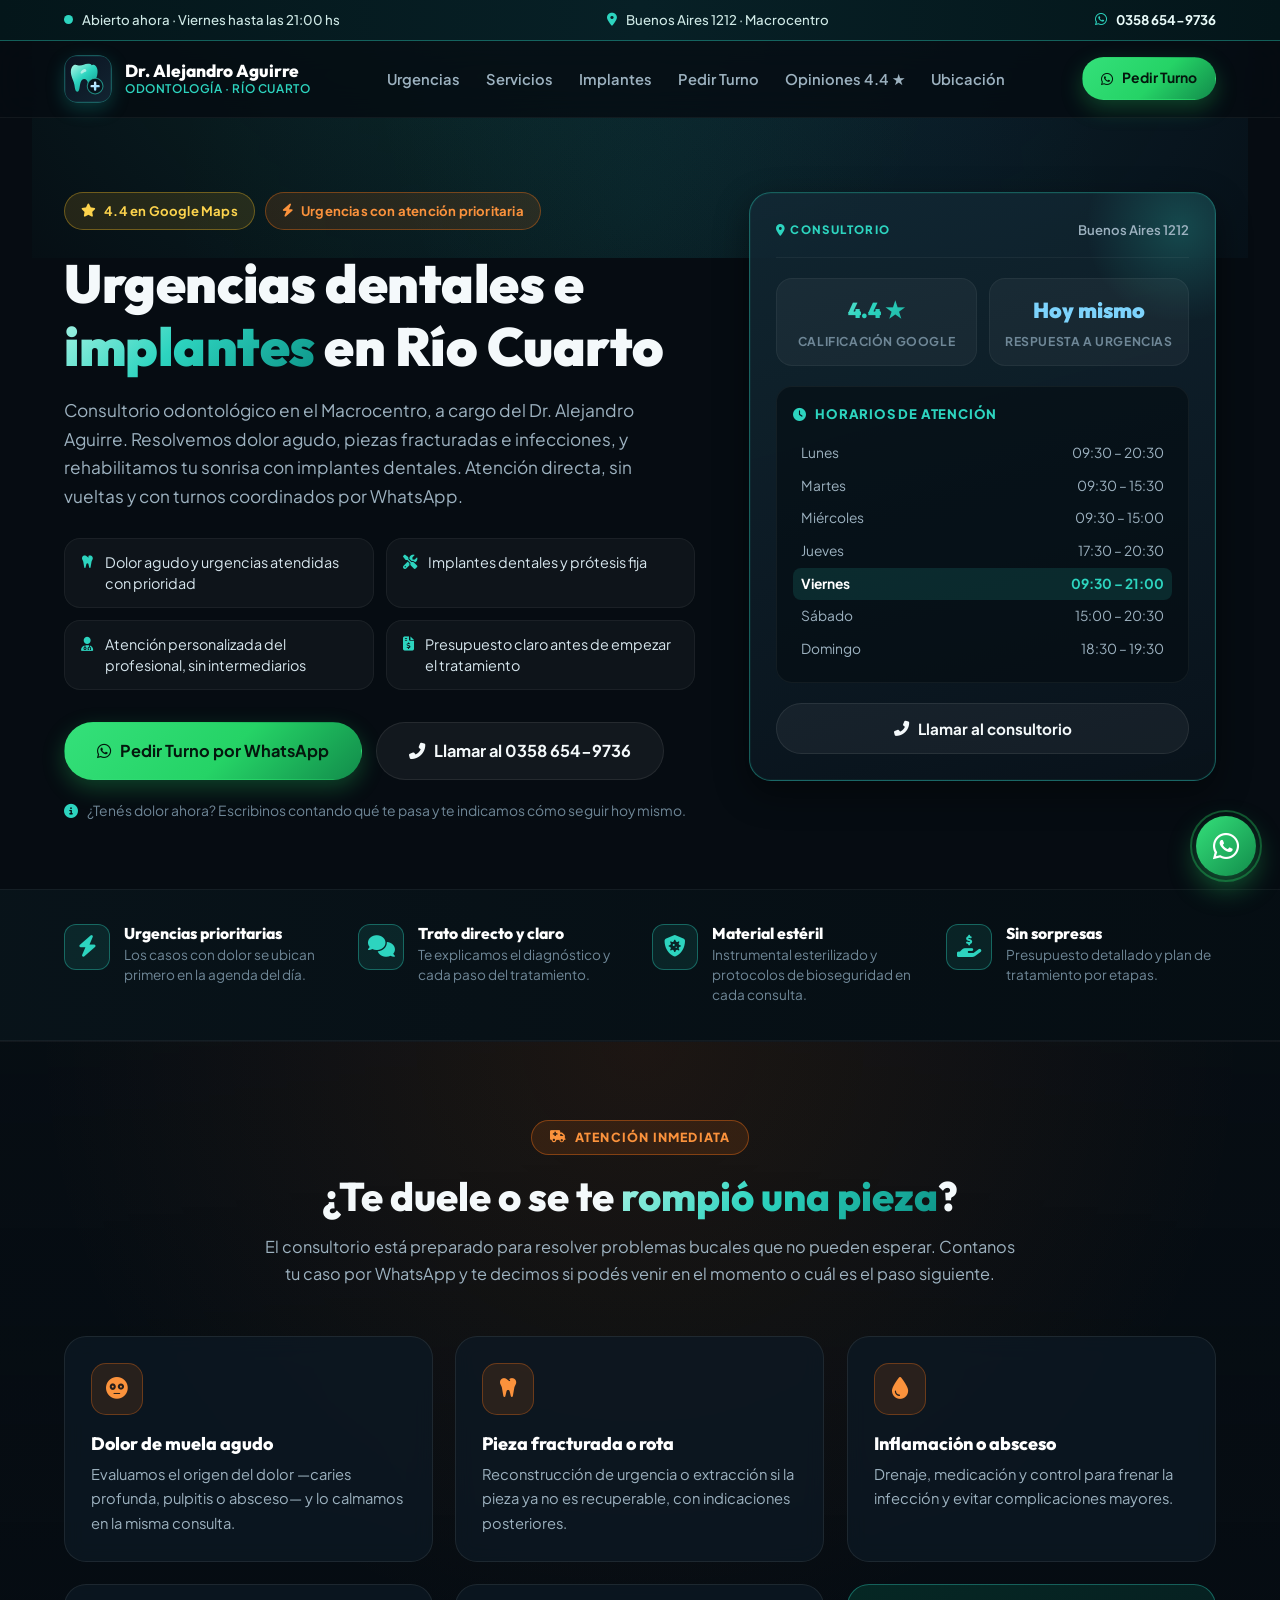
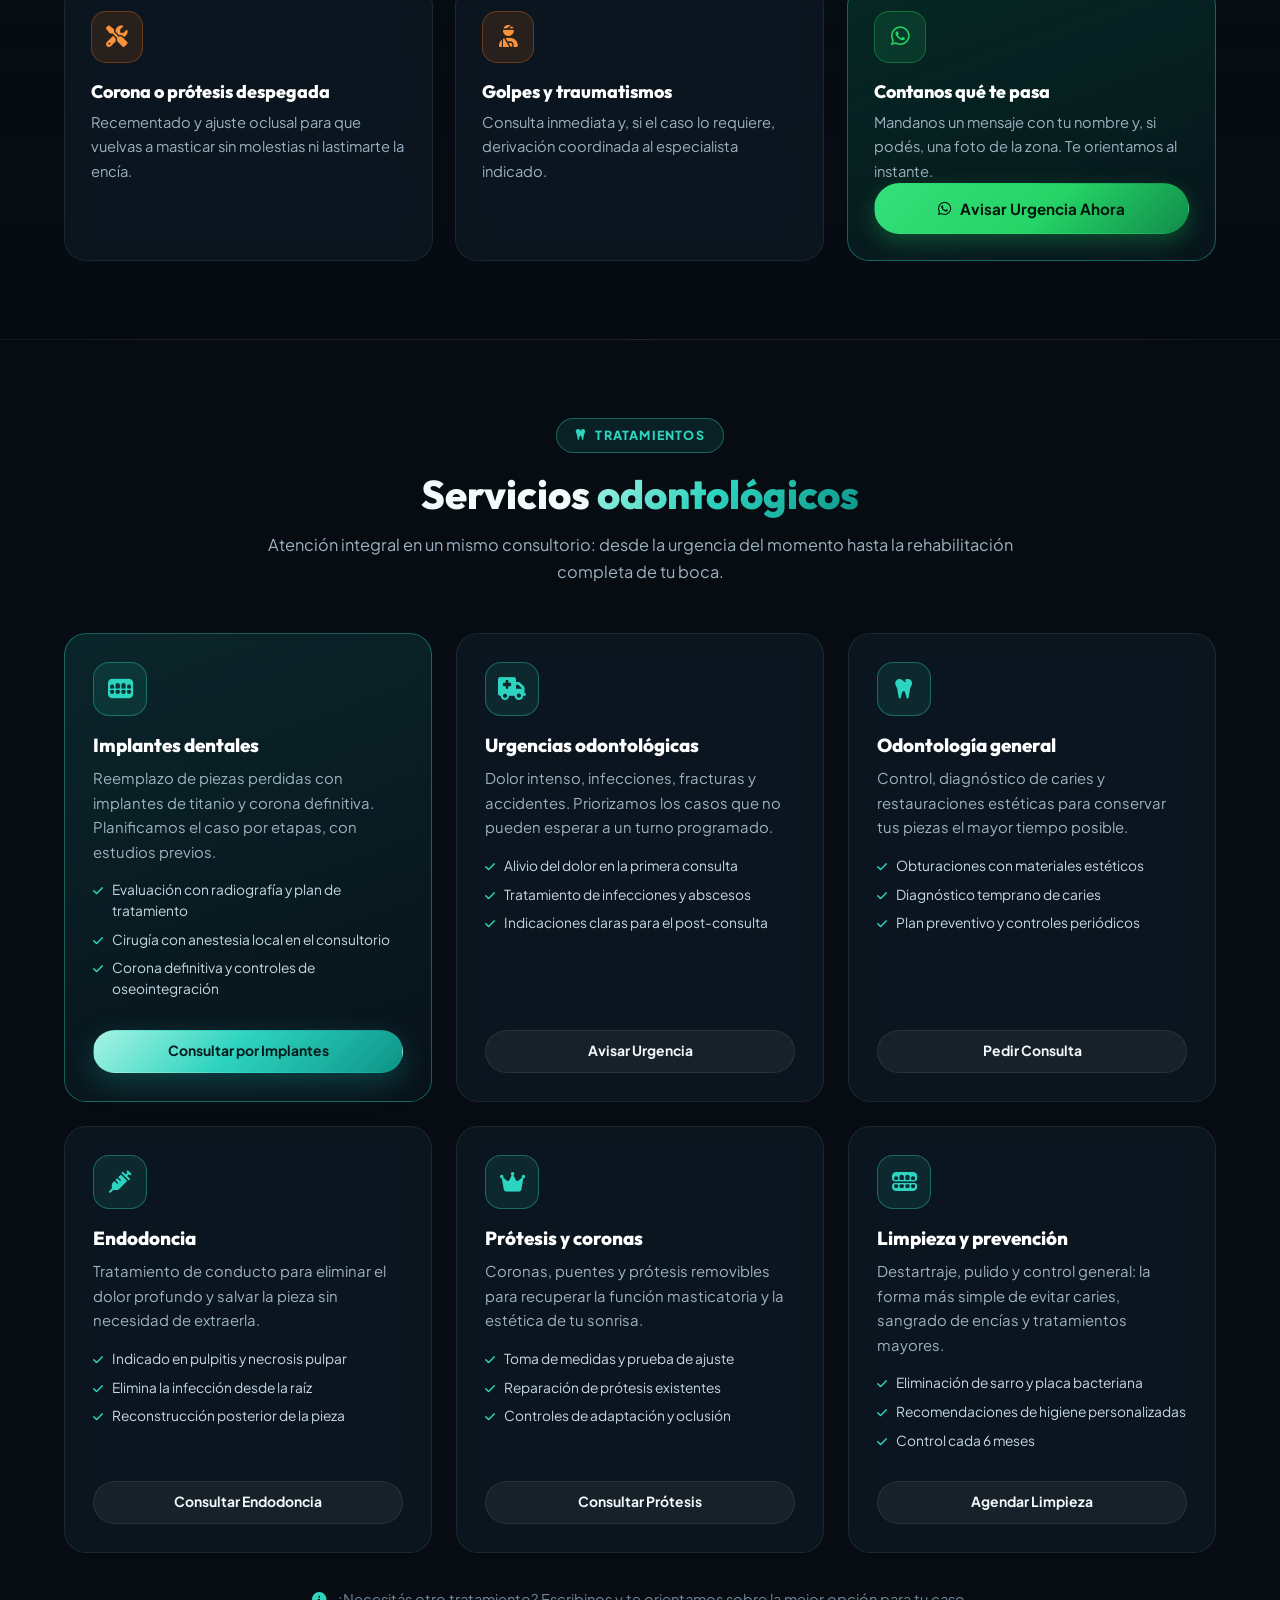
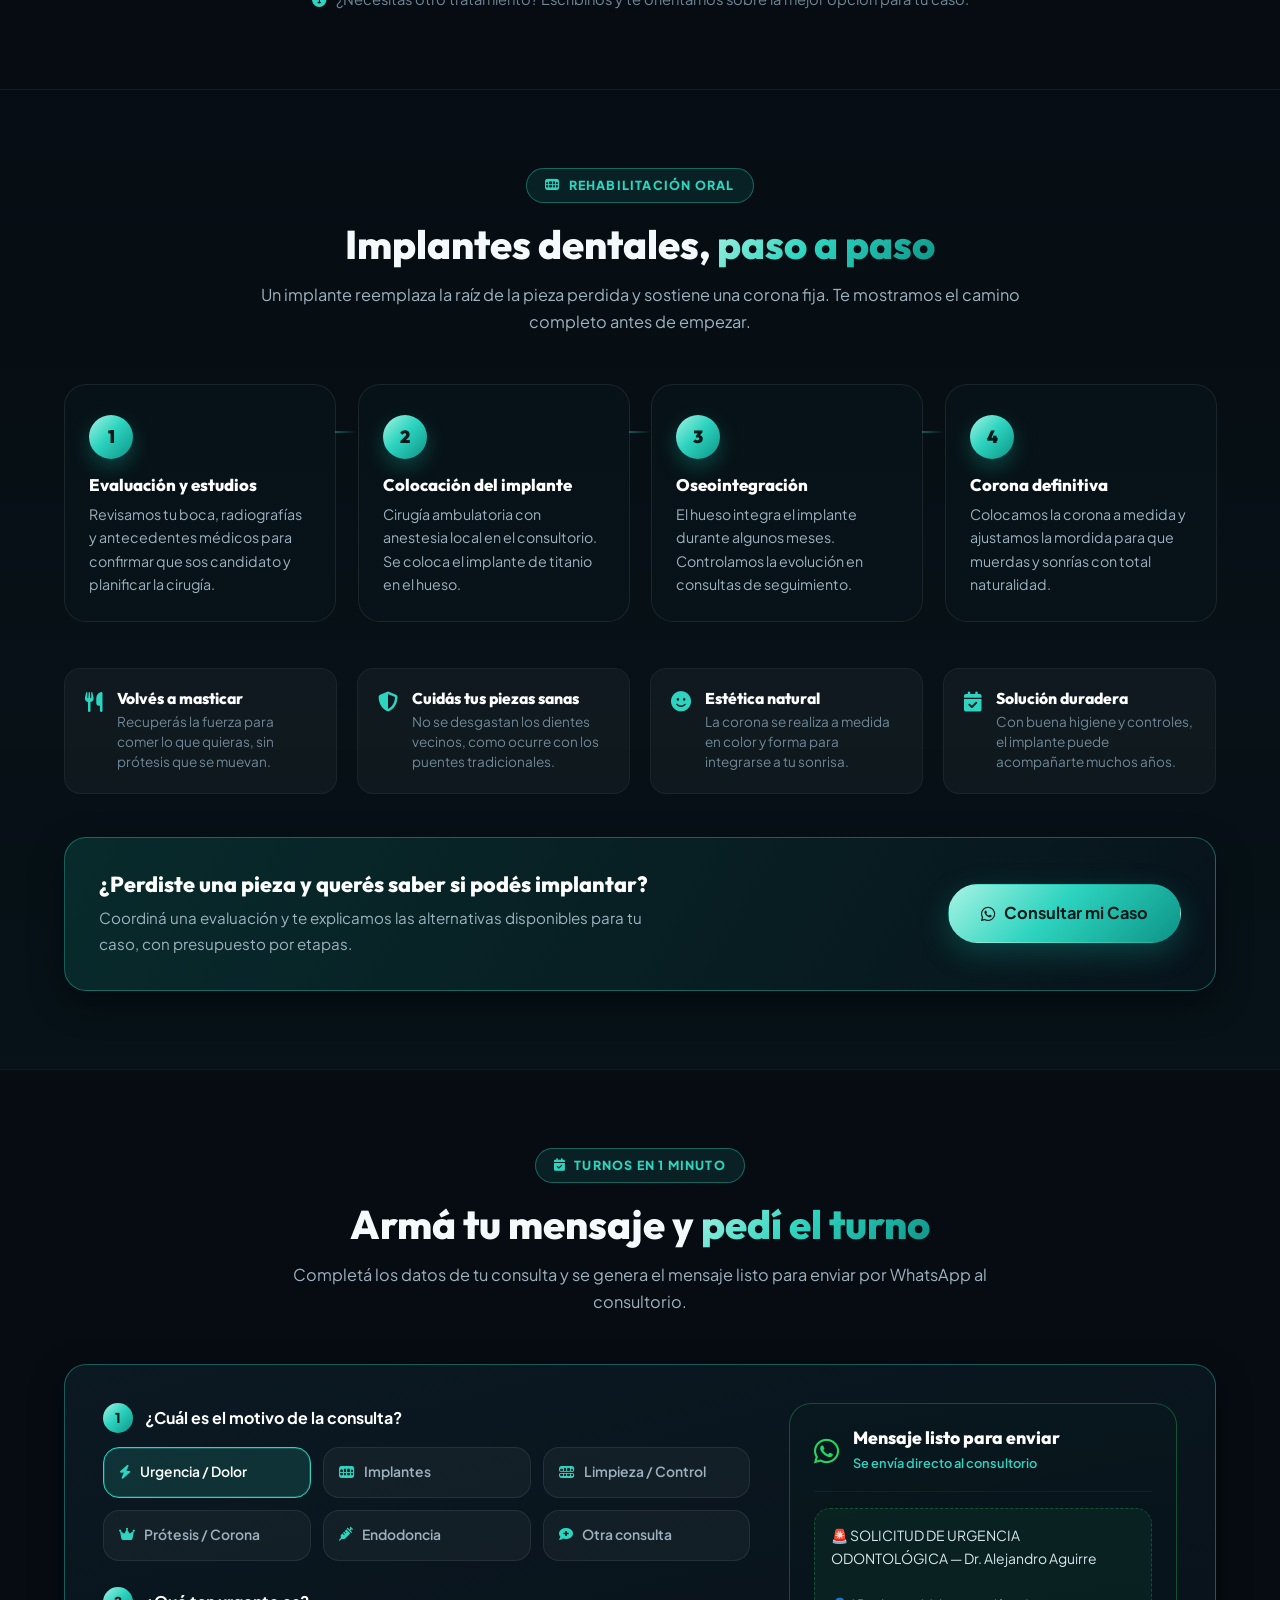
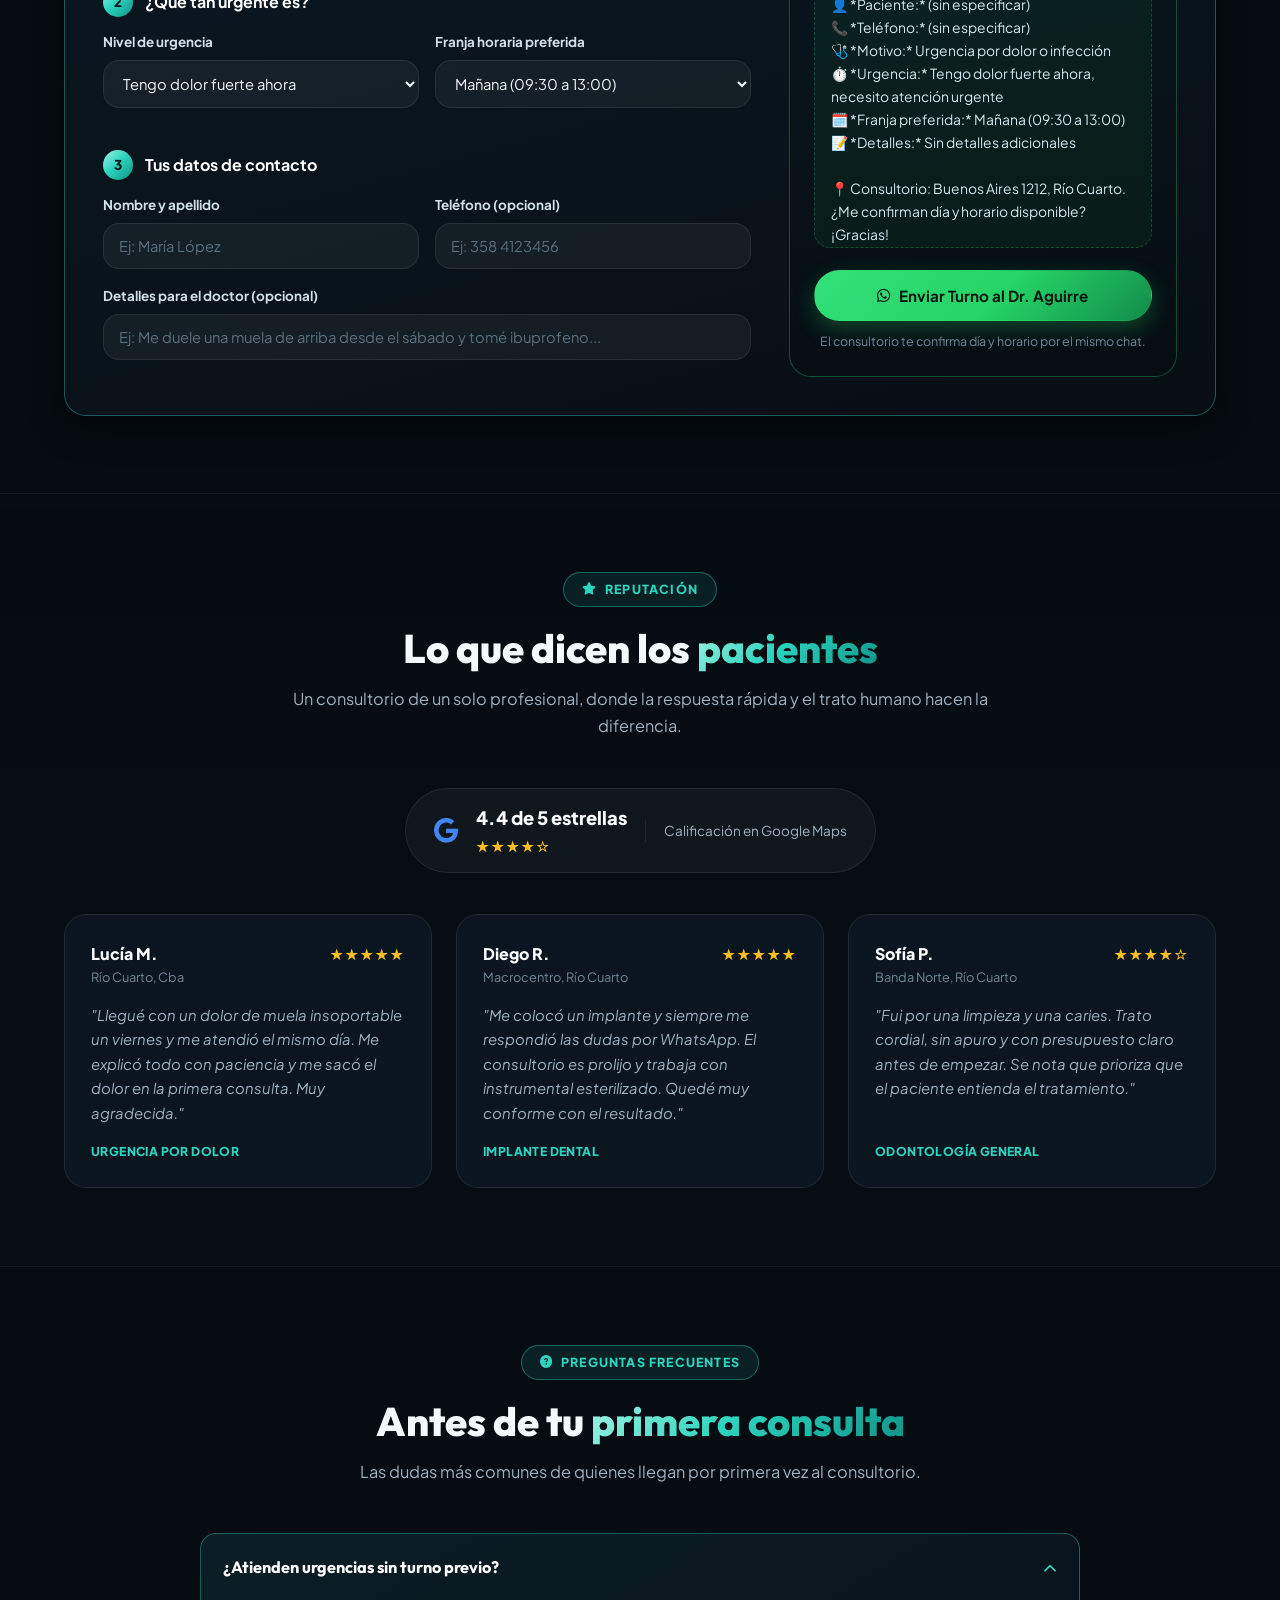
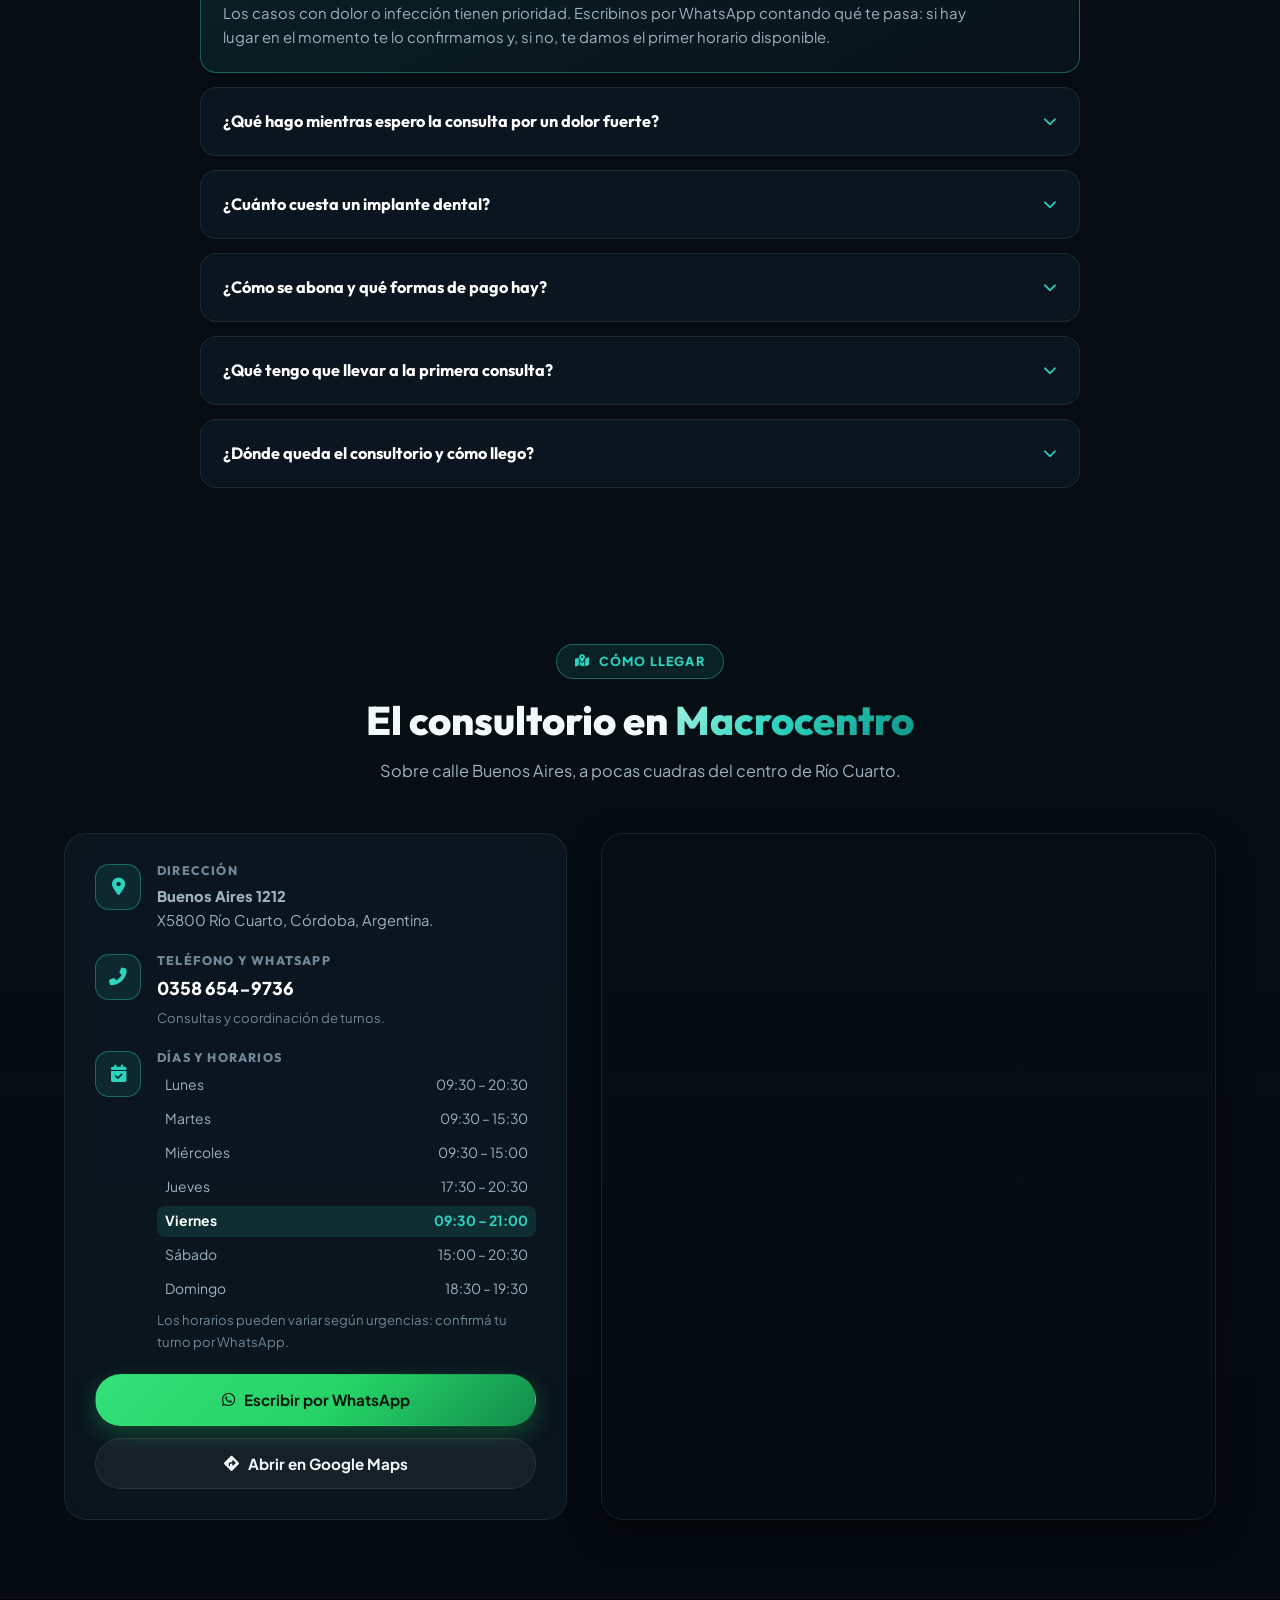
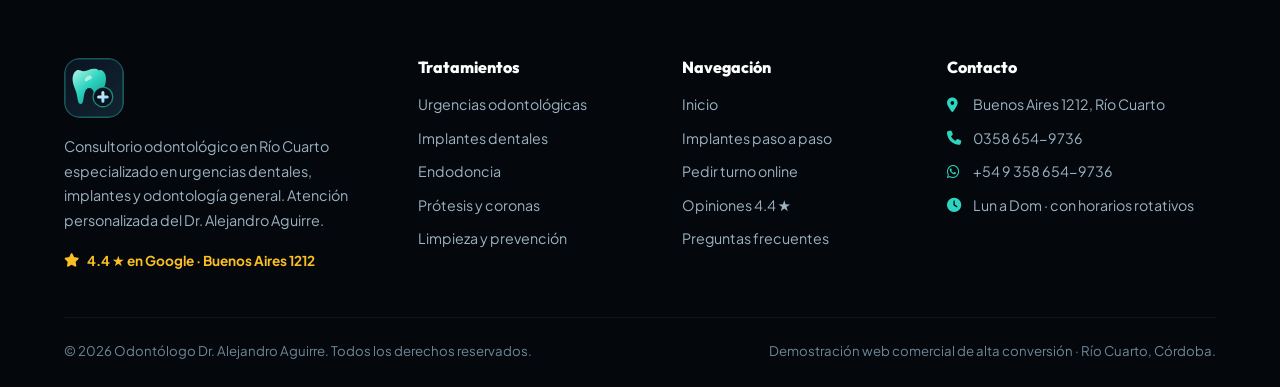
<file: dr-alejandro-aguirre-odontologia/index.html>
<!DOCTYPE html>
<html lang="es">
<head>
  <meta charset="UTF-8">
  <meta name="viewport" content="width=device-width, initial-scale=1.0">
  <meta name="description" content="Odontólogo Dr. Alejandro Aguirre en Río Cuarto: urgencias dentales, implantes y odontología general. Buenos Aires 1212, Macrocentro. Turnos por WhatsApp al 0358 654-9736. 4.4★ en Google.">
  <meta name="keywords" content="odontólogo Río Cuarto, dentista urgencias Río Cuarto, implantes dentales Río Cuarto, Dr Alejandro Aguirre, dentista Buenos Aires 1212, dolor de muela Río Cuarto">
  <meta name="author" content="Odontólogo Dr. Alejandro Aguirre">
  <title>Odontólogo Dr. Alejandro Aguirre | Urgencias &amp; Implantes Dentales en Río Cuarto</title>

  <!-- Open Graph -->
  <meta property="og:type" content="website">
  <meta property="og:title" content="Odontólogo Dr. Alejandro Aguirre | Urgencias Dentales en Río Cuarto">
  <meta property="og:description" content="Urgencias odontológicas e implantes dentales en el Macrocentro de Río Cuarto. Atención personalizada y turnos rápidos por WhatsApp. 4.4★ en Google.">
  <meta property="og:locale" content="es_AR">

  <!-- Favicon -->
  <link rel="icon" type="image/svg+xml" href="assets/logo.svg">

  <!-- Google Fonts -->
  <link rel="preconnect" href="https://fonts.googleapis.com">
  <link rel="preconnect" href="https://fonts.gstatic.com" crossorigin>
  <link href="https://fonts.googleapis.com/css2?family=Outfit:wght@400;500;600;700;800;900&family=Plus+Jakarta+Sans:wght@300;400;500;600;700;800&display=swap" rel="stylesheet">

  <!-- FontAwesome 6 -->
  <link rel="stylesheet" href="https://cdnjs.cloudflare.com/ajax/libs/font-awesome/6.5.1/css/all.min.css">

  <!-- CSS -->
  <link rel="stylesheet" href="styles.css">

  <!-- Schema.org -->
  <script type="application/ld+json">
  {
    "@context": "https://schema.org",
    "@type": "Dentist",
    "name": "Odontólogo Dr. Alejandro Aguirre",
    "description": "Consultorio odontológico en Río Cuarto especializado en urgencias dentales, implantes y odontología general.",
    "image": "assets/logo.svg",
    "telephone": "+54 358 654-9736",
    "address": {
      "@type": "PostalAddress",
      "streetAddress": "Buenos Aires 1212",
      "addressLocality": "Río Cuarto",
      "addressRegion": "Córdoba",
      "postalCode": "X5800",
      "addressCountry": "AR"
    },
    "geo": {
      "@type": "GeoCoordinates",
      "latitude": "-33.121166",
      "longitude": "-64.361906"
    },
    "aggregateRating": {
      "@type": "AggregateRating",
      "ratingValue": "4.4",
      "bestRating": "5"
    },
    "priceRange": "$$",
    "openingHoursSpecification": [
      { "@type": "OpeningHoursSpecification", "dayOfWeek": "Monday", "opens": "09:30", "closes": "20:30" },
      { "@type": "OpeningHoursSpecification", "dayOfWeek": "Tuesday", "opens": "09:30", "closes": "15:30" },
      { "@type": "OpeningHoursSpecification", "dayOfWeek": "Wednesday", "opens": "09:30", "closes": "15:00" },
      { "@type": "OpeningHoursSpecification", "dayOfWeek": "Thursday", "opens": "17:30", "closes": "20:30" },
      { "@type": "OpeningHoursSpecification", "dayOfWeek": "Friday", "opens": "09:30", "closes": "21:00" },
      { "@type": "OpeningHoursSpecification", "dayOfWeek": "Saturday", "opens": "15:00", "closes": "20:30" },
      { "@type": "OpeningHoursSpecification", "dayOfWeek": "Sunday", "opens": "18:30", "closes": "19:30" }
    ]
  }
  </script>
</head>
<body>

  <!-- Top Bar -->
  <aside class="top-bar" aria-label="Información rápida">
    <div class="container top-bar-content">
      <div class="top-item">
        <span class="pulse-dot"></span>
        <span id="openStatus">Consultorio en Río Cuarto · Urgencias con atención prioritaria</span>
      </div>
      <div class="top-item">
        <i class="fas fa-map-marker-alt"></i>
        <span>Buenos Aires 1212 · Macrocentro</span>
      </div>
      <div class="top-item">
        <i class="fab fa-whatsapp"></i>
        <a href="https://wa.me/5493586549736?text=Hola%20Dr.%20Aguirre%2C%20quisiera%20hacer%20una%20consulta%20odontol%C3%B3gica." target="_blank" rel="noopener">
          0358 654-9736
        </a>
      </div>
    </div>
  </aside>

  <!-- Header -->
  <header class="header" id="header">
    <div class="container navbar">
      <a href="#hero" class="logo-link" aria-label="Inicio Odontólogo Dr. Alejandro Aguirre">
        <img src="assets/logo.svg" alt="Logo Odontología Dr. Alejandro Aguirre" class="logo-img">
        <span class="logo-text">
          <strong>Dr. Alejandro Aguirre</strong>
          <small>Odontología · Río Cuarto</small>
        </span>
      </a>

      <nav aria-label="Navegación principal">
        <ul class="nav-links" id="navLinks">
          <li><a href="#urgencias">Urgencias</a></li>
          <li><a href="#servicios">Servicios</a></li>
          <li><a href="#implantes">Implantes</a></li>
          <li><a href="#turnos">Pedir Turno</a></li>
          <li><a href="#opiniones">Opiniones 4.4 ★</a></li>
          <li><a href="#ubicacion">Ubicación</a></li>
        </ul>
      </nav>

      <div class="nav-actions">
        <a href="https://wa.me/5493586549736?text=Hola%20Dr.%20Aguirre%2C%20necesito%20un%20turno%20odontol%C3%B3gico." class="btn btn-whatsapp btn-sm" target="_blank" rel="noopener">
          <i class="fab fa-whatsapp"></i> Pedir Turno
        </a>
        <button class="menu-toggle" id="menuToggle" aria-label="Abrir menú" aria-expanded="false">
          <i class="fas fa-bars"></i>
        </button>
      </div>
    </div>
  </header>

  <main>
    <!-- HERO -->
    <section class="hero" id="hero">
      <div class="container hero-grid">
        <div class="hero-content">
          <div class="badge-group">
            <span class="badge-pill badge-rating">
              <i class="fas fa-star"></i> 4.4 en Google Maps
            </span>
            <span class="badge-pill badge-urgent">
              <i class="fas fa-bolt"></i> Urgencias con atención prioritaria
            </span>
          </div>

          <h1>
            Urgencias dentales e <span class="teal-text">implantes</span> en Río Cuarto
          </h1>

          <p class="hero-desc">
            Consultorio odontológico en el Macrocentro, a cargo del Dr. Alejandro Aguirre. Resolvemos dolor agudo,
            piezas fracturadas e infecciones, y rehabilitamos tu sonrisa con implantes dentales. Atención directa,
            sin vueltas y con turnos coordinados por WhatsApp.
          </p>

          <div class="hero-checks-grid">
            <div class="check-item">
              <i class="fas fa-tooth"></i> Dolor agudo y urgencias atendidas con prioridad
            </div>
            <div class="check-item">
              <i class="fas fa-screwdriver-wrench"></i> Implantes dentales y prótesis fija
            </div>
            <div class="check-item">
              <i class="fas fa-user-doctor"></i> Atención personalizada del profesional, sin intermediarios
            </div>
            <div class="check-item">
              <i class="fas fa-file-invoice-dollar"></i> Presupuesto claro antes de empezar el tratamiento
            </div>
          </div>

          <div class="hero-actions">
            <a href="https://wa.me/5493586549736?text=Hola%20Dr.%20Aguirre%2C%20necesito%20un%20turno.%20Les%20cuento%20mi%20caso%3A" class="btn btn-whatsapp btn-lg" target="_blank" rel="noopener">
              <i class="fab fa-whatsapp"></i> Pedir Turno por WhatsApp
            </a>
            <a href="tel:+5493586549736" class="btn btn-outline btn-lg">
              <i class="fas fa-phone-alt"></i> Llamar al 0358 654-9736
            </a>
          </div>

          <p class="hero-note">
            <i class="fas fa-circle-info"></i>
            ¿Tenés dolor ahora? Escribinos contando qué te pasa y te indicamos cómo seguir hoy mismo.
          </p>
        </div>

        <!-- Tarjeta lateral del consultorio -->
        <div class="hero-card">
          <div class="hero-card-header">
            <span class="hero-card-tag"><i class="fas fa-location-dot"></i> CONSULTORIO</span>
            <span class="hero-card-addr">Buenos Aires 1212</span>
          </div>

          <div class="hero-card-stats">
            <div class="stat-box">
              <div class="stat-num teal-text">4.4 ★</div>
              <div class="stat-label">Calificación Google</div>
            </div>
            <div class="stat-box">
              <div class="stat-num" style="color: #7dd3fc;">Hoy mismo</div>
              <div class="stat-label">Respuesta a urgencias</div>
            </div>
          </div>

          <div class="hero-schedule">
            <div class="hero-schedule-title">
              <i class="fas fa-clock"></i> Horarios de atención
            </div>
            <ul class="schedule-list" id="scheduleList">
              <li data-day="1"><span>Lunes</span><span>09:30 – 20:30</span></li>
              <li data-day="2"><span>Martes</span><span>09:30 – 15:30</span></li>
              <li data-day="3"><span>Miércoles</span><span>09:30 – 15:00</span></li>
              <li data-day="4"><span>Jueves</span><span>17:30 – 20:30</span></li>
              <li data-day="5"><span>Viernes</span><span>09:30 – 21:00</span></li>
              <li data-day="6"><span>Sábado</span><span>15:00 – 20:30</span></li>
              <li data-day="0"><span>Domingo</span><span>18:30 – 19:30</span></li>
            </ul>
          </div>

          <a href="tel:+5493586549736" class="btn btn-outline" style="width: 100%;">
            <i class="fas fa-phone-alt"></i> Llamar al consultorio
          </a>
        </div>
      </div>
    </section>

    <!-- BARRA DE CONFIANZA -->
    <section class="trust-strip" aria-label="Motivos para elegirnos">
      <div class="container trust-grid">
        <div class="trust-item">
          <i class="fas fa-bolt"></i>
          <div>
            <h4>Urgencias prioritarias</h4>
            <p>Los casos con dolor se ubican primero en la agenda del día.</p>
          </div>
        </div>
        <div class="trust-item">
          <i class="fas fa-comments"></i>
          <div>
            <h4>Trato directo y claro</h4>
            <p>Te explicamos el diagnóstico y cada paso del tratamiento.</p>
          </div>
        </div>
        <div class="trust-item">
          <i class="fas fa-shield-virus"></i>
          <div>
            <h4>Material estéril</h4>
            <p>Instrumental esterilizado y protocolos de bioseguridad en cada consulta.</p>
          </div>
        </div>
        <div class="trust-item">
          <i class="fas fa-hand-holding-dollar"></i>
          <div>
            <h4>Sin sorpresas</h4>
            <p>Presupuesto detallado y plan de tratamiento por etapas.</p>
          </div>
        </div>
      </div>
    </section>

    <!-- URGENCIAS -->
    <section class="urgent-section" id="urgencias">
      <div class="container">
        <div class="section-header">
          <span class="section-tag tag-danger"><i class="fas fa-truck-medical"></i> Atención Inmediata</span>
          <h2>¿Te duele o se te <span class="teal-text">rompió una pieza</span>?</h2>
          <p>
            El consultorio está preparado para resolver problemas bucales que no pueden esperar. Contanos tu caso por
            WhatsApp y te decimos si podés venir en el momento o cuál es el paso siguiente.
          </p>
        </div>

        <div class="urgent-grid">
          <article class="urgent-card">
            <div class="urgent-icon"><i class="fas fa-face-flushed"></i></div>
            <h3>Dolor de muela agudo</h3>
            <p>Evaluamos el origen del dolor —caries profunda, pulpitis o absceso— y lo calmamos en la misma consulta.</p>
          </article>

          <article class="urgent-card">
            <div class="urgent-icon"><i class="fas fa-tooth"></i></div>
            <h3>Pieza fracturada o rota</h3>
            <p>Reconstrucción de urgencia o extracción si la pieza ya no es recuperable, con indicaciones posteriores.</p>
          </article>

          <article class="urgent-card">
            <div class="urgent-icon"><i class="fas fa-droplet"></i></div>
            <h3>Inflamación o absceso</h3>
            <p>Drenaje, medicación y control para frenar la infección y evitar complicaciones mayores.</p>
          </article>

          <article class="urgent-card">
            <div class="urgent-icon"><i class="fas fa-screwdriver-wrench"></i></div>
            <h3>Corona o prótesis despegada</h3>
            <p>Recementado y ajuste oclusal para que vuelvas a masticar sin molestias ni lastimarte la encía.</p>
          </article>

          <article class="urgent-card">
            <div class="urgent-icon"><i class="fas fa-user-injured"></i></div>
            <h3>Golpes y traumatismos</h3>
            <p>Consulta inmediata y, si el caso lo requiere, derivación coordinada al especialista indicado.</p>
          </article>

          <article class="urgent-card urgent-card-cta">
            <div class="urgent-icon urgent-icon-wsp"><i class="fab fa-whatsapp"></i></div>
            <h3>Contanos qué te pasa</h3>
            <p>Mandanos un mensaje con tu nombre y, si podés, una foto de la zona. Te orientamos al instante.</p>
            <a href="https://wa.me/5493586549736?text=%F0%9F%9A%A8%20URGENCIA%20ODONTOL%C3%93GICA%0AHola%20Dr.%20Aguirre%2C%20necesito%20atenci%C3%B3n%20lo%20antes%20posible.%0A%0A%F0%9F%A6%B7%20Mi%20caso%3A%20" class="btn btn-whatsapp" target="_blank" rel="noopener">
              <i class="fab fa-whatsapp"></i> Avisar Urgencia Ahora
            </a>
          </article>
        </div>
      </div>
    </section>

    <!-- SERVICIOS -->
    <section class="services-section" id="servicios">
      <div class="container">
        <div class="section-header">
          <span class="section-tag"><i class="fas fa-tooth"></i> Tratamientos</span>
          <h2>Servicios <span class="teal-text">odontológicos</span></h2>
          <p>Atención integral en un mismo consultorio: desde la urgencia del momento hasta la rehabilitación completa de tu boca.</p>
        </div>

        <div class="services-grid">
          <article class="service-card highlight">
            <div>
              <div class="service-icon-box"><i class="fas fa-teeth"></i></div>
              <h3>Implantes dentales</h3>
              <p>Reemplazo de piezas perdidas con implantes de titanio y corona definitiva. Planificamos el caso por etapas, con estudios previos.</p>
              <ul class="service-specs">
                <li><i class="fas fa-check"></i> Evaluación con radiografía y plan de tratamiento</li>
                <li><i class="fas fa-check"></i> Cirugía con anestesia local en el consultorio</li>
                <li><i class="fas fa-check"></i> Corona definitiva y controles de oseointegración</li>
              </ul>
            </div>
            <a href="https://wa.me/5493586549736?text=Hola%20Dr.%20Aguirre%2C%20quisiera%20consultar%20por%20implantes%20dentales." class="btn btn-teal btn-sm" target="_blank" rel="noopener">
              Consultar por Implantes
            </a>
          </article>

          <article class="service-card">
            <div>
              <div class="service-icon-box"><i class="fas fa-truck-medical"></i></div>
              <h3>Urgencias odontológicas</h3>
              <p>Dolor intenso, infecciones, fracturas y accidentes. Priorizamos los casos que no pueden esperar a un turno programado.</p>
              <ul class="service-specs">
                <li><i class="fas fa-check"></i> Alivio del dolor en la primera consulta</li>
                <li><i class="fas fa-check"></i> Tratamiento de infecciones y abscesos</li>
                <li><i class="fas fa-check"></i> Indicaciones claras para el post-consulta</li>
              </ul>
            </div>
            <a href="https://wa.me/5493586549736?text=%F0%9F%9A%A8%20Hola%20Dr.%20Aguirre%2C%20tengo%20una%20urgencia%20odontol%C3%B3gica%20y%20necesito%20turno." class="btn btn-outline btn-sm" target="_blank" rel="noopener">
              Avisar Urgencia
            </a>
          </article>

          <article class="service-card">
            <div>
              <div class="service-icon-box"><i class="fas fa-tooth"></i></div>
              <h3>Odontología general</h3>
              <p>Control, diagnóstico de caries y restauraciones estéticas para conservar tus piezas el mayor tiempo posible.</p>
              <ul class="service-specs">
                <li><i class="fas fa-check"></i> Obturaciones con materiales estéticos</li>
                <li><i class="fas fa-check"></i> Diagnóstico temprano de caries</li>
                <li><i class="fas fa-check"></i> Plan preventivo y controles periódicos</li>
              </ul>
            </div>
            <a href="https://wa.me/5493586549736?text=Hola%20Dr.%20Aguirre%2C%20quisiera%20un%20turno%20para%20una%20consulta%20general." class="btn btn-outline btn-sm" target="_blank" rel="noopener">
              Pedir Consulta
            </a>
          </article>

          <article class="service-card">
            <div>
              <div class="service-icon-box"><i class="fas fa-syringe"></i></div>
              <h3>Endodoncia</h3>
              <p>Tratamiento de conducto para eliminar el dolor profundo y salvar la pieza sin necesidad de extraerla.</p>
              <ul class="service-specs">
                <li><i class="fas fa-check"></i> Indicado en pulpitis y necrosis pulpar</li>
                <li><i class="fas fa-check"></i> Elimina la infección desde la raíz</li>
                <li><i class="fas fa-check"></i> Reconstrucción posterior de la pieza</li>
              </ul>
            </div>
            <a href="https://wa.me/5493586549736?text=Hola%2C%20quisiera%20consultar%20por%20un%20tratamiento%20de%20conducto." class="btn btn-outline btn-sm" target="_blank" rel="noopener">
              Consultar Endodoncia
            </a>
          </article>

          <article class="service-card">
            <div>
              <div class="service-icon-box"><i class="fas fa-crown"></i></div>
              <h3>Prótesis y coronas</h3>
              <p>Coronas, puentes y prótesis removibles para recuperar la función masticatoria y la estética de tu sonrisa.</p>
              <ul class="service-specs">
                <li><i class="fas fa-check"></i> Toma de medidas y prueba de ajuste</li>
                <li><i class="fas fa-check"></i> Reparación de prótesis existentes</li>
                <li><i class="fas fa-check"></i> Controles de adaptación y oclusión</li>
              </ul>
            </div>
            <a href="https://wa.me/5493586549736?text=Hola%2C%20necesito%20consultar%20por%20pr%C3%B3tesis%20o%20coronas." class="btn btn-outline btn-sm" target="_blank" rel="noopener">
              Consultar Prótesis
            </a>
          </article>

          <article class="service-card">
            <div>
              <div class="service-icon-box"><i class="fas fa-teeth-open"></i></div>
              <h3>Limpieza y prevención</h3>
              <p>Destartraje, pulido y control general: la forma más simple de evitar caries, sangrado de encías y tratamientos mayores.</p>
              <ul class="service-specs">
                <li><i class="fas fa-check"></i> Eliminación de sarro y placa bacteriana</li>
                <li><i class="fas fa-check"></i> Recomendaciones de higiene personalizadas</li>
                <li><i class="fas fa-check"></i> Control cada 6 meses</li>
              </ul>
            </div>
            <a href="https://wa.me/5493586549736?text=Hola%2C%20quisiera%20un%20turno%20para%20limpieza%20dental." class="btn btn-outline btn-sm" target="_blank" rel="noopener">
              Agendar Limpieza
            </a>
          </article>
        </div>

        <p class="services-footnote">
          <i class="fas fa-circle-info"></i>
          ¿Necesitás otro tratamiento? Escribinos y te orientamos sobre la mejor opción para tu caso.
        </p>
      </div>
    </section>

    <!-- IMPLANTES -->
    <section class="implants-section" id="implantes">
      <div class="container">
        <div class="section-header">
          <span class="section-tag"><i class="fas fa-teeth"></i> Rehabilitación Oral</span>
          <h2>Implantes dentales, <span class="teal-text">paso a paso</span></h2>
          <p>Un implante reemplaza la raíz de la pieza perdida y sostiene una corona fija. Te mostramos el camino completo antes de empezar.</p>
        </div>

        <div class="steps-timeline">
          <div class="step-card">
            <div class="step-circle">1</div>
            <h4>Evaluación y estudios</h4>
            <p>Revisamos tu boca, radiografías y antecedentes médicos para confirmar que sos candidato y planificar la cirugía.</p>
          </div>

          <div class="step-card">
            <div class="step-circle">2</div>
            <h4>Colocación del implante</h4>
            <p>Cirugía ambulatoria con anestesia local en el consultorio. Se coloca el implante de titanio en el hueso.</p>
          </div>

          <div class="step-card">
            <div class="step-circle">3</div>
            <h4>Oseointegración</h4>
            <p>El hueso integra el implante durante algunos meses. Controlamos la evolución en consultas de seguimiento.</p>
          </div>

          <div class="step-card">
            <div class="step-circle">4</div>
            <h4>Corona definitiva</h4>
            <p>Colocamos la corona a medida y ajustamos la mordida para que muerdas y sonrías con total naturalidad.</p>
          </div>
        </div>

        <div class="implants-benefits">
          <div class="benefit-item">
            <i class="fas fa-utensils"></i>
            <div>
              <h4>Volvés a masticar</h4>
              <p>Recuperás la fuerza para comer lo que quieras, sin prótesis que se muevan.</p>
            </div>
          </div>
          <div class="benefit-item">
            <i class="fas fa-shield-halved"></i>
            <div>
              <h4>Cuidás tus piezas sanas</h4>
              <p>No se desgastan los dientes vecinos, como ocurre con los puentes tradicionales.</p>
            </div>
          </div>
          <div class="benefit-item">
            <i class="fas fa-face-smile"></i>
            <div>
              <h4>Estética natural</h4>
              <p>La corona se realiza a medida en color y forma para integrarse a tu sonrisa.</p>
            </div>
          </div>
          <div class="benefit-item">
            <i class="fas fa-calendar-check"></i>
            <div>
              <h4>Solución duradera</h4>
              <p>Con buena higiene y controles, el implante puede acompañarte muchos años.</p>
            </div>
          </div>
        </div>

        <div class="implants-cta">
          <div>
            <h3>¿Perdiste una pieza y querés saber si podés implantar?</h3>
            <p>Coordiná una evaluación y te explicamos las alternativas disponibles para tu caso, con presupuesto por etapas.</p>
          </div>
          <a href="https://wa.me/5493586549736?text=Hola%20Dr.%20Aguirre%2C%20perd%C3%AD%20una%20pieza%20y%20quiero%20saber%20si%20puedo%20colocar%20un%20implante." class="btn btn-teal btn-lg" target="_blank" rel="noopener">
            <i class="fab fa-whatsapp"></i> Consultar mi Caso
          </a>
        </div>
      </div>
    </section>

    <!-- SIMULADOR DE TURNOS -->
    <section class="booking-section" id="turnos">
      <div class="container">
        <div class="section-header">
          <span class="section-tag"><i class="fas fa-calendar-check"></i> Turnos en 1 Minuto</span>
          <h2>Armá tu mensaje y <span class="teal-text">pedí el turno</span></h2>
          <p>Completá los datos de tu consulta y se genera el mensaje listo para enviar por WhatsApp al consultorio.</p>
        </div>

        <div class="booking-box">
          <div class="booking-grid">
            <div>
              <!-- Paso 1 -->
              <div class="step-header">
                <span class="step-num">1</span>
                <span>¿Cuál es el motivo de la consulta?</span>
              </div>
              <div class="pill-grid">
                <div class="pill-radio">
                  <input type="radio" id="m1" name="motivo" value="Urgencia por dolor o infección" checked>
                  <label for="m1" class="pill-box"><i class="fas fa-bolt"></i> Urgencia / Dolor</label>
                </div>
                <div class="pill-radio">
                  <input type="radio" id="m2" name="motivo" value="Implantes dentales">
                  <label for="m2" class="pill-box"><i class="fas fa-teeth"></i> Implantes</label>
                </div>
                <div class="pill-radio">
                  <input type="radio" id="m3" name="motivo" value="Limpieza y control general">
                  <label for="m3" class="pill-box"><i class="fas fa-teeth-open"></i> Limpieza / Control</label>
                </div>
                <div class="pill-radio">
                  <input type="radio" id="m4" name="motivo" value="Prótesis o corona">
                  <label for="m4" class="pill-box"><i class="fas fa-crown"></i> Prótesis / Corona</label>
                </div>
                <div class="pill-radio">
                  <input type="radio" id="m5" name="motivo" value="Endodoncia (tratamiento de conducto)">
                  <label for="m5" class="pill-box"><i class="fas fa-syringe"></i> Endodoncia</label>
                </div>
                <div class="pill-radio">
                  <input type="radio" id="m6" name="motivo" value="Consulta general / Otro motivo">
                  <label for="m6" class="pill-box"><i class="fas fa-comment-medical"></i> Otra consulta</label>
                </div>
              </div>

              <!-- Paso 2 -->
              <div class="step-header">
                <span class="step-num">2</span>
                <span>¿Qué tan urgente es?</span>
              </div>
              <div class="form-grid-2">
                <div class="form-group-custom">
                  <label for="urgenciaLevel">Nivel de urgencia</label>
                  <select id="urgenciaLevel" class="form-select-custom">
                    <option value="Tengo dolor fuerte ahora, necesito atención urgente" selected>Tengo dolor fuerte ahora</option>
                    <option value="Me molesta hace unos días y quiero atenderme pronto">Me molesta hace unos días</option>
                    <option value="Es una consulta programada, sin dolor">Consulta programada</option>
                  </select>
                </div>
                <div class="form-group-custom">
                  <label for="franja">Franja horaria preferida</label>
                  <select id="franja" class="form-select-custom">
                    <option value="Mañana (09:30 a 13:00)" selected>Mañana (09:30 a 13:00)</option>
                    <option value="Tarde (15:00 a 20:30)">Tarde (15:00 a 20:30)</option>
                    <option value="Sábado o domingo">Sábado o domingo</option>
                    <option value="Me adapto a la disponibilidad del consultorio">Me adapto a la disponibilidad</option>
                  </select>
                </div>
              </div>

              <!-- Paso 3 -->
              <div class="step-header">
                <span class="step-num">3</span>
                <span>Tus datos de contacto</span>
              </div>
              <div class="form-grid-2">
                <div class="form-group-custom">
                  <label for="patientName">Nombre y apellido</label>
                  <input type="text" id="patientName" class="form-input-custom" placeholder="Ej: María López" autocomplete="name">
                </div>
                <div class="form-group-custom">
                  <label for="patientPhone">Teléfono (opcional)</label>
                  <input type="tel" id="patientPhone" class="form-input-custom" placeholder="Ej: 358 4123456" autocomplete="tel">
                </div>
              </div>

              <div class="form-group-custom">
                <label for="simNotes">Detalles para el doctor (opcional)</label>
                <input type="text" id="simNotes" class="form-input-custom" placeholder="Ej: Me duele una muela de arriba desde el sábado y tomé ibuprofeno...">
              </div>
            </div>

            <!-- Previsualización -->
            <div class="sim-preview-card">
              <div>
                <div class="preview-top">
                  <i class="fab fa-whatsapp" style="font-size: 1.8rem; color: #25d366;"></i>
                  <div>
                    <h4 style="font-size: 1.1rem; color: #fff;">Mensaje listo para enviar</h4>
                    <span class="preview-sub">Se envía directo al consultorio</span>
                  </div>
                </div>
                <div class="preview-content" id="simPreviewText">
                  Cargando datos del turno...
                </div>
              </div>

              <div>
                <a href="#" id="btnSendBooking" class="btn btn-whatsapp" style="width: 100%;" target="_blank" rel="noopener">
                  <i class="fab fa-whatsapp"></i> Enviar Turno al Dr. Aguirre
                </a>
                <p class="preview-footnote">
                  El consultorio te confirma día y horario por el mismo chat.
                </p>
              </div>
            </div>
          </div>
        </div>
      </div>
    </section>

    <!-- OPINIONES -->
    <section class="reviews-section" id="opiniones">
      <div class="container">
        <div class="section-header">
          <span class="section-tag"><i class="fas fa-star"></i> Reputación</span>
          <h2>Lo que dicen los <span class="teal-text">pacientes</span></h2>
          <p>Un consultorio de un solo profesional, donde la respuesta rápida y el trato humano hacen la diferencia.</p>
        </div>

        <div class="google-hero-badge">
          <div class="google-badge-box">
            <i class="fab fa-google" style="font-size: 1.6rem; color: #4285F4;"></i>
            <div>
              <div style="font-weight: 800; font-size: 1.15rem; color: #fff;">4.4 de 5 estrellas</div>
              <div class="google-stars">★★★★☆</div>
            </div>
            <span class="google-badge-note">Calificación en Google Maps</span>
          </div>
        </div>

        <div class="reviews-grid">
          <article class="review-card">
            <div class="review-header">
              <div>
                <div class="reviewer-name">Lucía M.</div>
                <div class="reviewer-loc">Río Cuarto, Cba</div>
              </div>
              <div class="google-stars">★★★★★</div>
            </div>
            <p class="review-body">
              "Llegué con un dolor de muela insoportable un viernes y me atendió el mismo día. Me explicó todo con
              paciencia y me sacó el dolor en la primera consulta. Muy agradecida."
            </p>
            <span class="review-tag">Urgencia por dolor</span>
          </article>

          <article class="review-card">
            <div class="review-header">
              <div>
                <div class="reviewer-name">Diego R.</div>
                <div class="reviewer-loc">Macrocentro, Río Cuarto</div>
              </div>
              <div class="google-stars">★★★★★</div>
            </div>
            <p class="review-body">
              "Me colocó un implante y siempre me respondió las dudas por WhatsApp. El consultorio es prolijo y
              trabaja con instrumental esterilizado. Quedé muy conforme con el resultado."
            </p>
            <span class="review-tag">Implante dental</span>
          </article>

          <article class="review-card">
            <div class="review-header">
              <div>
                <div class="reviewer-name">Sofía P.</div>
                <div class="reviewer-loc">Banda Norte, Río Cuarto</div>
              </div>
              <div class="google-stars">★★★★☆</div>
            </div>
            <p class="review-body">
              "Fui por una limpieza y una caries. Trato cordial, sin apuro y con presupuesto claro antes de empezar.
              Se nota que prioriza que el paciente entienda el tratamiento."
            </p>
            <span class="review-tag">Odontología general</span>
          </article>
        </div>
      </div>
    </section>

    <!-- FAQ -->
    <section class="faq-section" id="faq">
      <div class="container">
        <div class="section-header">
          <span class="section-tag"><i class="fas fa-circle-question"></i> Preguntas Frecuentes</span>
          <h2>Antes de tu <span class="teal-text">primera consulta</span></h2>
          <p>Las dudas más comunes de quienes llegan por primera vez al consultorio.</p>
        </div>

        <div class="faq-list" id="faqList">
          <details class="faq-item" open>
            <summary>¿Atienden urgencias sin turno previo? <i class="fas fa-chevron-down"></i></summary>
            <p>
              Los casos con dolor o infección tienen prioridad. Escribinos por WhatsApp contando qué te pasa: si hay
              lugar en el momento te lo confirmamos y, si no, te damos el primer horario disponible.
            </p>
          </details>

          <details class="faq-item">
            <summary>¿Qué hago mientras espero la consulta por un dolor fuerte? <i class="fas fa-chevron-down"></i></summary>
            <p>
              Mantené la zona limpia, evitá alimentos muy fríos, calientes o dulces y no coloques analgésicos
              directamente sobre la encía. No te automediques con antibióticos: eso lo indica el profesional
              después de evaluar el caso.
            </p>
          </details>

          <details class="faq-item">
            <summary>¿Cuánto cuesta un implante dental? <i class="fas fa-chevron-down"></i></summary>
            <p>
              El valor depende de cuántos implantes necesitás, del estado del hueso y del tipo de corona. Por eso
              primero hacemos la evaluación y los estudios, y después te entregamos un presupuesto detallado por etapas.
            </p>
          </details>

          <details class="faq-item">
            <summary>¿Cómo se abona y qué formas de pago hay? <i class="fas fa-chevron-down"></i></summary>
            <p>
              Al coordinar el turno te informamos las formas de pago disponibles y las opciones para organizar el
              tratamiento en etapas según tu presupuesto.
            </p>
          </details>

          <details class="faq-item">
            <summary>¿Qué tengo que llevar a la primera consulta? <i class="fas fa-chevron-down"></i></summary>
            <p>
              Tu DNI, radiografías o estudios previos si los tenés y la lista de medicamentos que tomás. Si tenés
              alguna condición médica (diabetes, cardiopatías, anticoagulantes), avisanos al pedir el turno.
            </p>
          </details>

          <details class="faq-item">
            <summary>¿Dónde queda el consultorio y cómo llego? <i class="fas fa-chevron-down"></i></summary>
            <p>
              Estamos en Buenos Aires 1212, en el Macrocentro de Río Cuarto, una zona de fácil acceso y bien
              conectada. En la sección de ubicación tenés el mapa para llegar caminando o en auto.
            </p>
          </details>
        </div>
      </div>
    </section>

    <!-- UBICACIÓN -->
    <section class="location-section" id="ubicacion">
      <div class="container">
        <div class="section-header">
          <span class="section-tag"><i class="fas fa-map-location-dot"></i> Cómo Llegar</span>
          <h2>El consultorio en <span class="teal-text">Macrocentro</span></h2>
          <p>Sobre calle Buenos Aires, a pocas cuadras del centro de Río Cuarto.</p>
        </div>

        <div class="location-grid">
          <div class="location-card">
            <div class="location-item">
              <div class="location-icon"><i class="fas fa-map-marker-alt"></i></div>
              <div>
                <h4>Dirección</h4>
                <p class="location-strong">Buenos Aires 1212</p>
                <p>X5800 Río Cuarto, Córdoba, Argentina.</p>
              </div>
            </div>

            <div class="location-item">
              <div class="location-icon"><i class="fas fa-phone-alt"></i></div>
              <div>
                <h4>Teléfono y WhatsApp</h4>
                <p><a href="tel:+5493586549736" class="location-strong">0358 654-9736</a></p>
                <p class="location-sub">Consultas y coordinación de turnos.</p>
              </div>
            </div>

            <div class="location-item">
              <div class="location-icon"><i class="fas fa-calendar-check"></i></div>
              <div>
                <h4>Días y horarios</h4>
                <ul class="location-hours">
                  <li><span>Lunes</span><span>09:30 – 20:30</span></li>
                  <li><span>Martes</span><span>09:30 – 15:30</span></li>
                  <li><span>Miércoles</span><span>09:30 – 15:00</span></li>
                  <li><span>Jueves</span><span>17:30 – 20:30</span></li>
                  <li><span>Viernes</span><span>09:30 – 21:00</span></li>
                  <li><span>Sábado</span><span>15:00 – 20:30</span></li>
                  <li><span>Domingo</span><span>18:30 – 19:30</span></li>
                </ul>
                <p class="location-sub">Los horarios pueden variar según urgencias: confirmá tu turno por WhatsApp.</p>
              </div>
            </div>

            <div class="location-actions">
              <a href="https://wa.me/5493586549736?text=Hola%20Dr.%20Aguirre%2C%20quisiera%20coordinar%20un%20turno." class="btn btn-whatsapp" style="width: 100%;" target="_blank" rel="noopener">
                <i class="fab fa-whatsapp"></i> Escribir por WhatsApp
              </a>
              <a href="https://maps.google.com/maps?q=Buenos+Aires+1212,+R%C3%ADo+Cuarto,+C%C3%B3rdoba" class="btn btn-outline" style="width: 100%;" target="_blank" rel="noopener">
                <i class="fas fa-diamond-turn-right"></i> Abrir en Google Maps
              </a>
            </div>
          </div>

          <div class="map-wrapper">
            <iframe
              src="https://maps.google.com/maps?q=-33.121166,-64.361906&hl=es&z=16&output=embed"
              loading="lazy"
              title="Ubicación del consultorio del Dr. Alejandro Aguirre en Río Cuarto">
            </iframe>
          </div>
        </div>
      </div>
    </section>
  </main>

  <!-- FOOTER -->
  <footer class="footer">
    <div class="container">
      <div class="footer-grid">
        <div>
          <img src="assets/logo.svg" alt="Odontología Dr. Alejandro Aguirre" class="footer-logo">
          <p class="footer-about">
            Consultorio odontológico en Río Cuarto especializado en urgencias dentales, implantes y odontología
            general. Atención personalizada del Dr. Alejandro Aguirre.
          </p>
          <div class="footer-rating">
            <i class="fas fa-star"></i> 4.4 ★ en Google · Buenos Aires 1212
          </div>
        </div>

        <div>
          <h4>Tratamientos</h4>
          <ul class="footer-links">
            <li><a href="#urgencias">Urgencias odontológicas</a></li>
            <li><a href="#servicios">Implantes dentales</a></li>
            <li><a href="#servicios">Endodoncia</a></li>
            <li><a href="#servicios">Prótesis y coronas</a></li>
            <li><a href="#servicios">Limpieza y prevención</a></li>
          </ul>
        </div>

        <div>
          <h4>Navegación</h4>
          <ul class="footer-links">
            <li><a href="#hero">Inicio</a></li>
            <li><a href="#implantes">Implantes paso a paso</a></li>
            <li><a href="#turnos">Pedir turno online</a></li>
            <li><a href="#opiniones">Opiniones 4.4 ★</a></li>
            <li><a href="#faq">Preguntas frecuentes</a></li>
          </ul>
        </div>

        <div>
          <h4>Contacto</h4>
          <ul class="footer-links footer-contact">
            <li><i class="fas fa-map-marker-alt"></i> Buenos Aires 1212, Río Cuarto</li>
            <li><i class="fas fa-phone"></i> <a href="tel:+5493586549736">0358 654-9736</a></li>
            <li><i class="fab fa-whatsapp"></i> <a href="https://wa.me/5493586549736?text=Hola%20Dr.%20Aguirre%2C%20quisiera%20hacer%20una%20consulta." target="_blank" rel="noopener">+54 9 358 654-9736</a></li>
            <li><i class="fas fa-clock"></i> Lun a Dom · con horarios rotativos</li>
          </ul>
        </div>
      </div>

      <div class="footer-bottom">
        <p>&copy; <span id="currentYear">2026</span> Odontólogo Dr. Alejandro Aguirre. Todos los derechos reservados.</p>
        <p>Demostración web comercial de alta conversión · Río Cuarto, Córdoba.</p>
      </div>
    </div>
  </footer>

  <!-- Botón Flotante WhatsApp -->
  <a href="https://wa.me/5493586549736?text=Hola%20Dr.%20Aguirre%2C%20quisiera%20hacer%20una%20consulta%20odontol%C3%B3gica."
     class="whatsapp-float-btn"
     target="_blank"
     rel="noopener"
     aria-label="Contactar al consultorio del Dr. Aguirre por WhatsApp">
    <i class="fab fa-whatsapp"></i>
    <span class="whatsapp-tooltip">¡Consultanos por WhatsApp!</span>
  </a>

  <!-- Mobile sticky action bar -->
  <div class="mobile-cta-bar">
    <a href="tel:+5493586549736" class="mobile-cta mobile-cta-call">
      <i class="fas fa-phone-alt"></i> Llamar
    </a>
    <a href="https://wa.me/5493586549736?text=Hola%20Dr.%20Aguirre%2C%20necesito%20un%20turno." class="mobile-cta mobile-cta-wsp" target="_blank" rel="noopener">
      <i class="fab fa-whatsapp"></i> Pedir Turno
    </a>
  </div>

  <script src="script.js"></script>
</body>
</html>
</file>
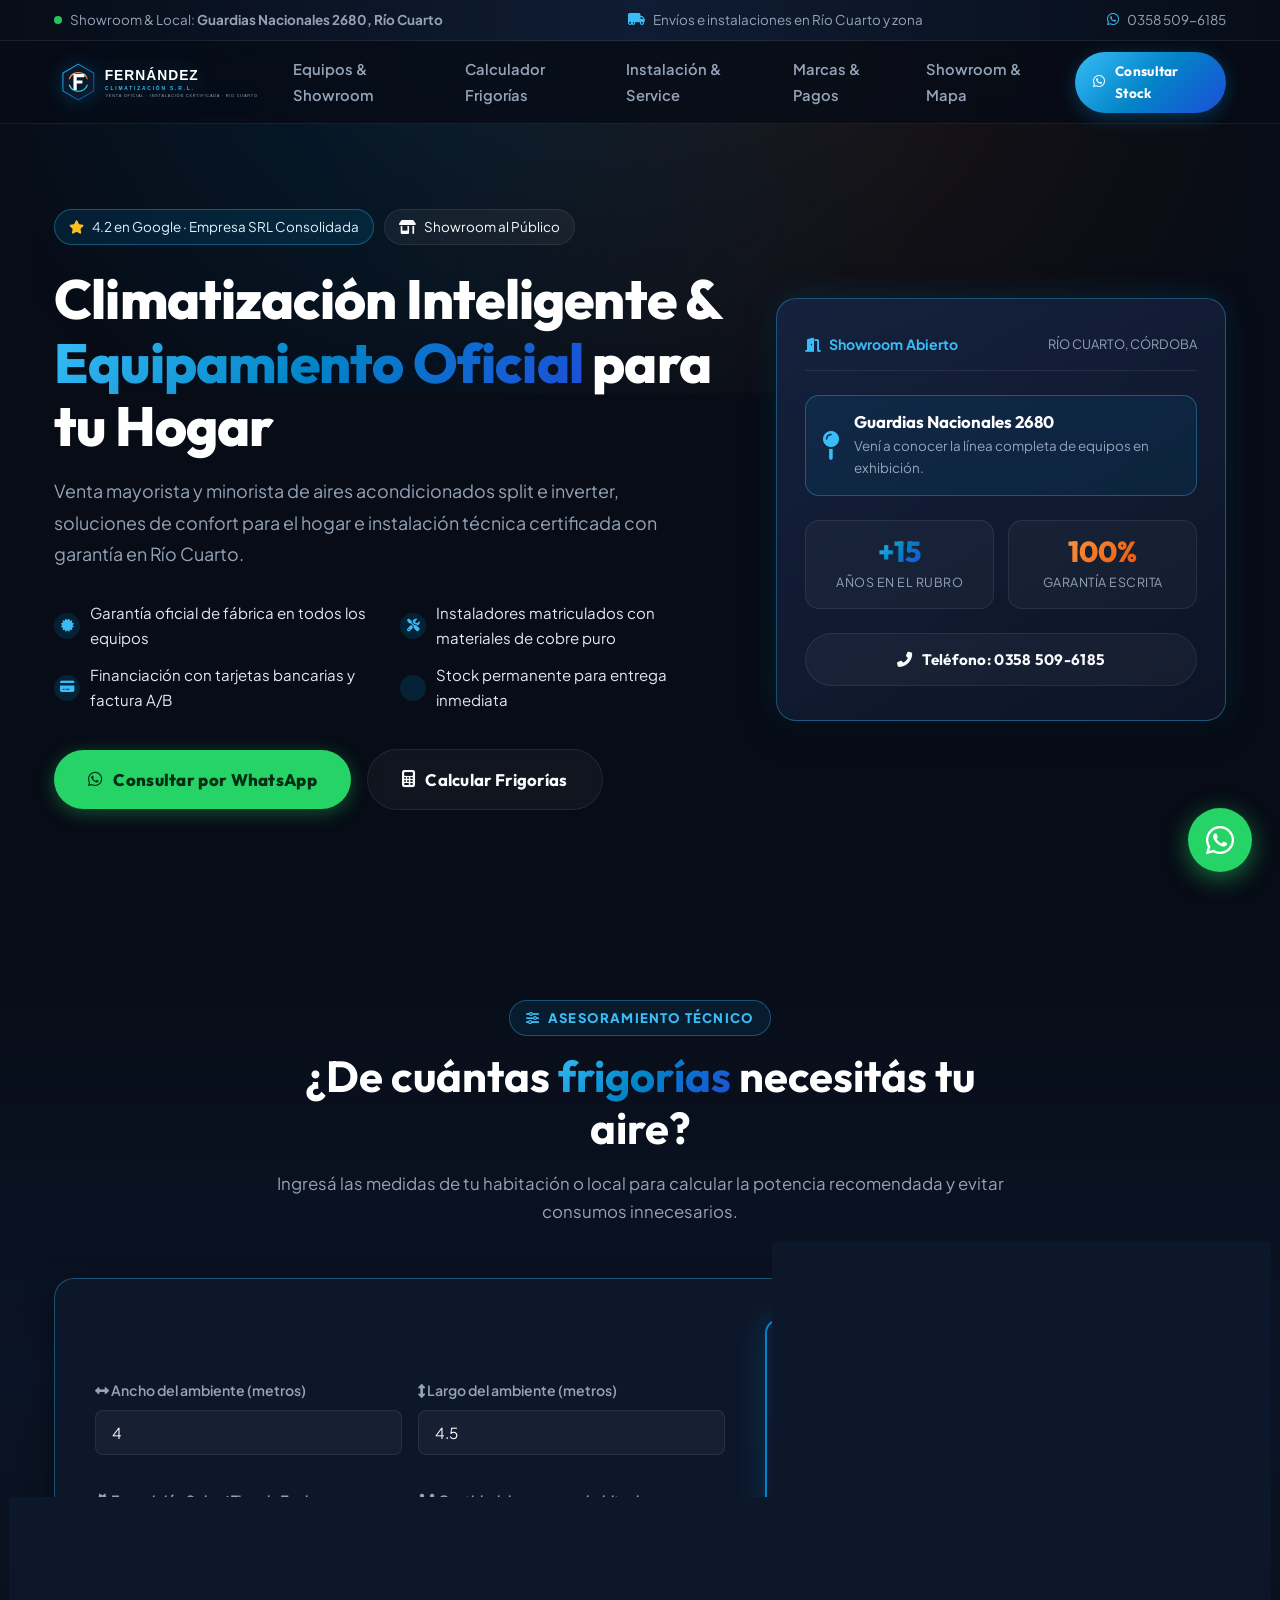
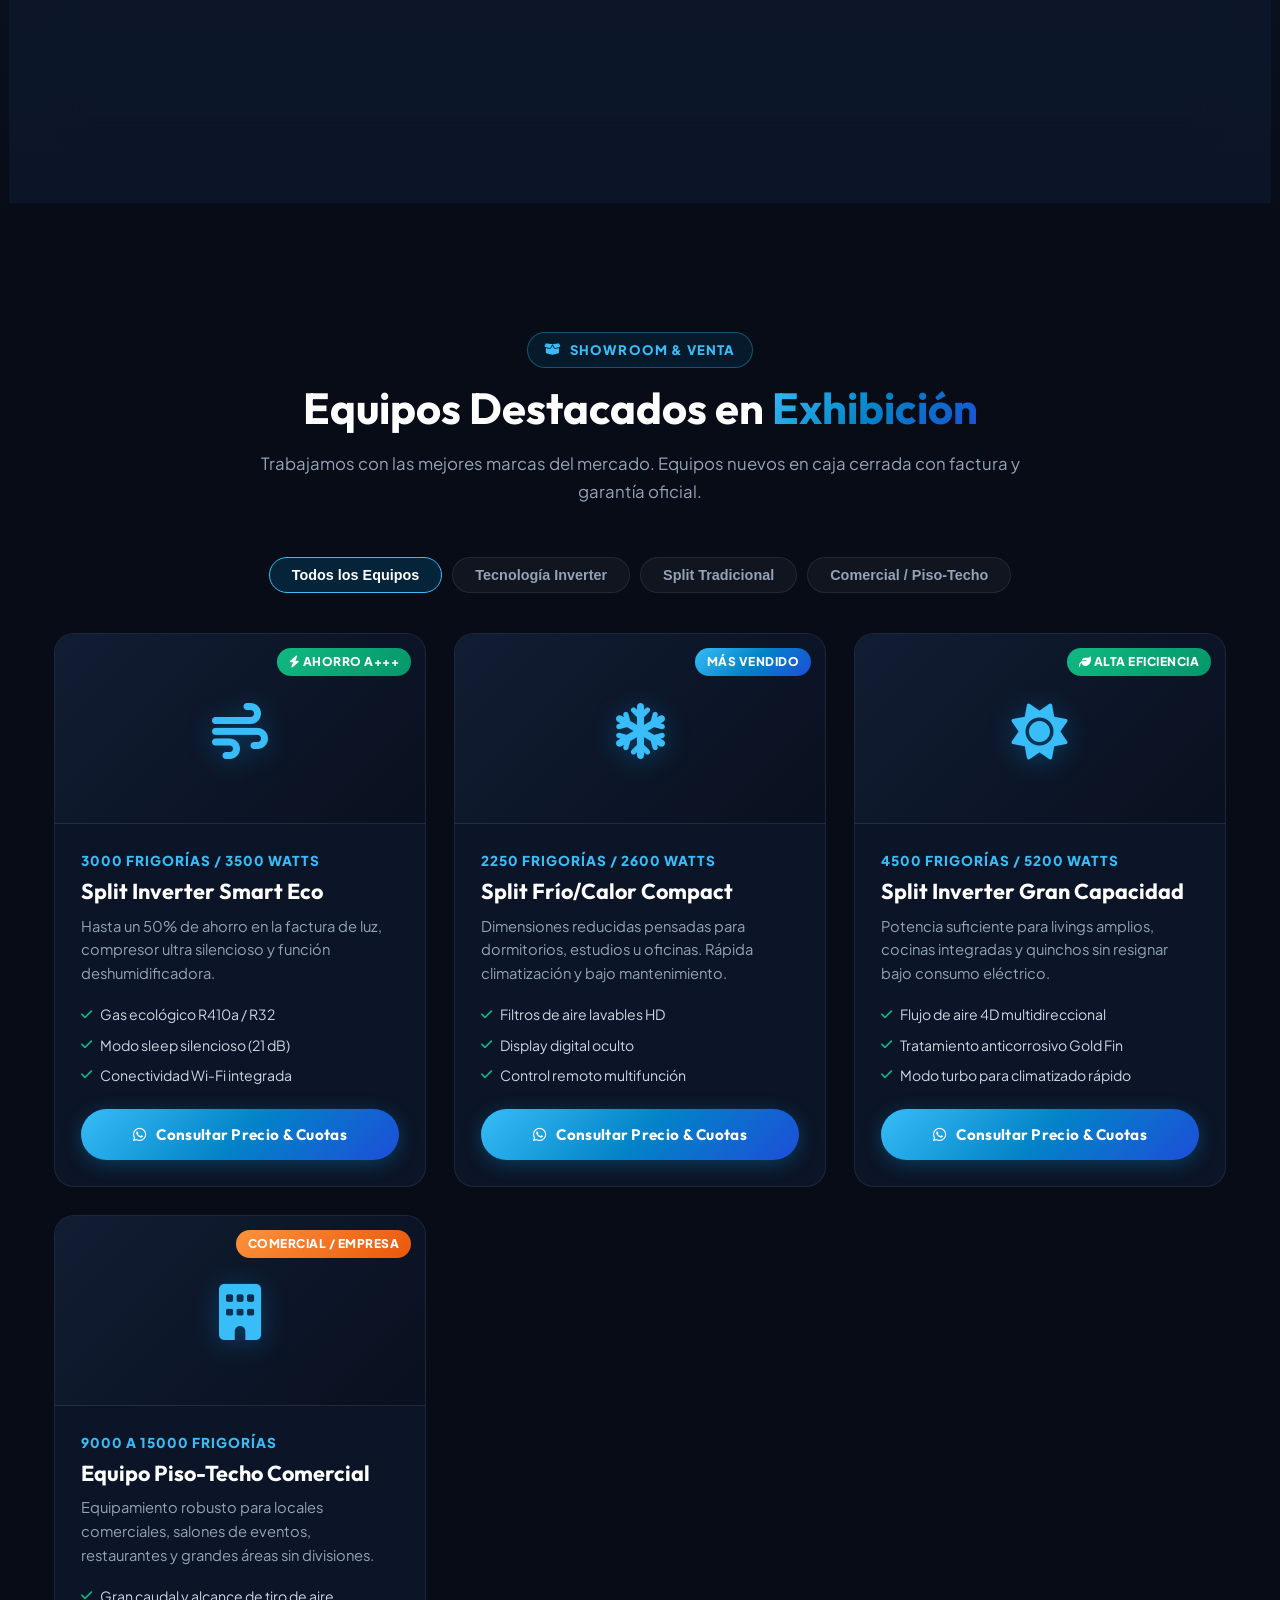
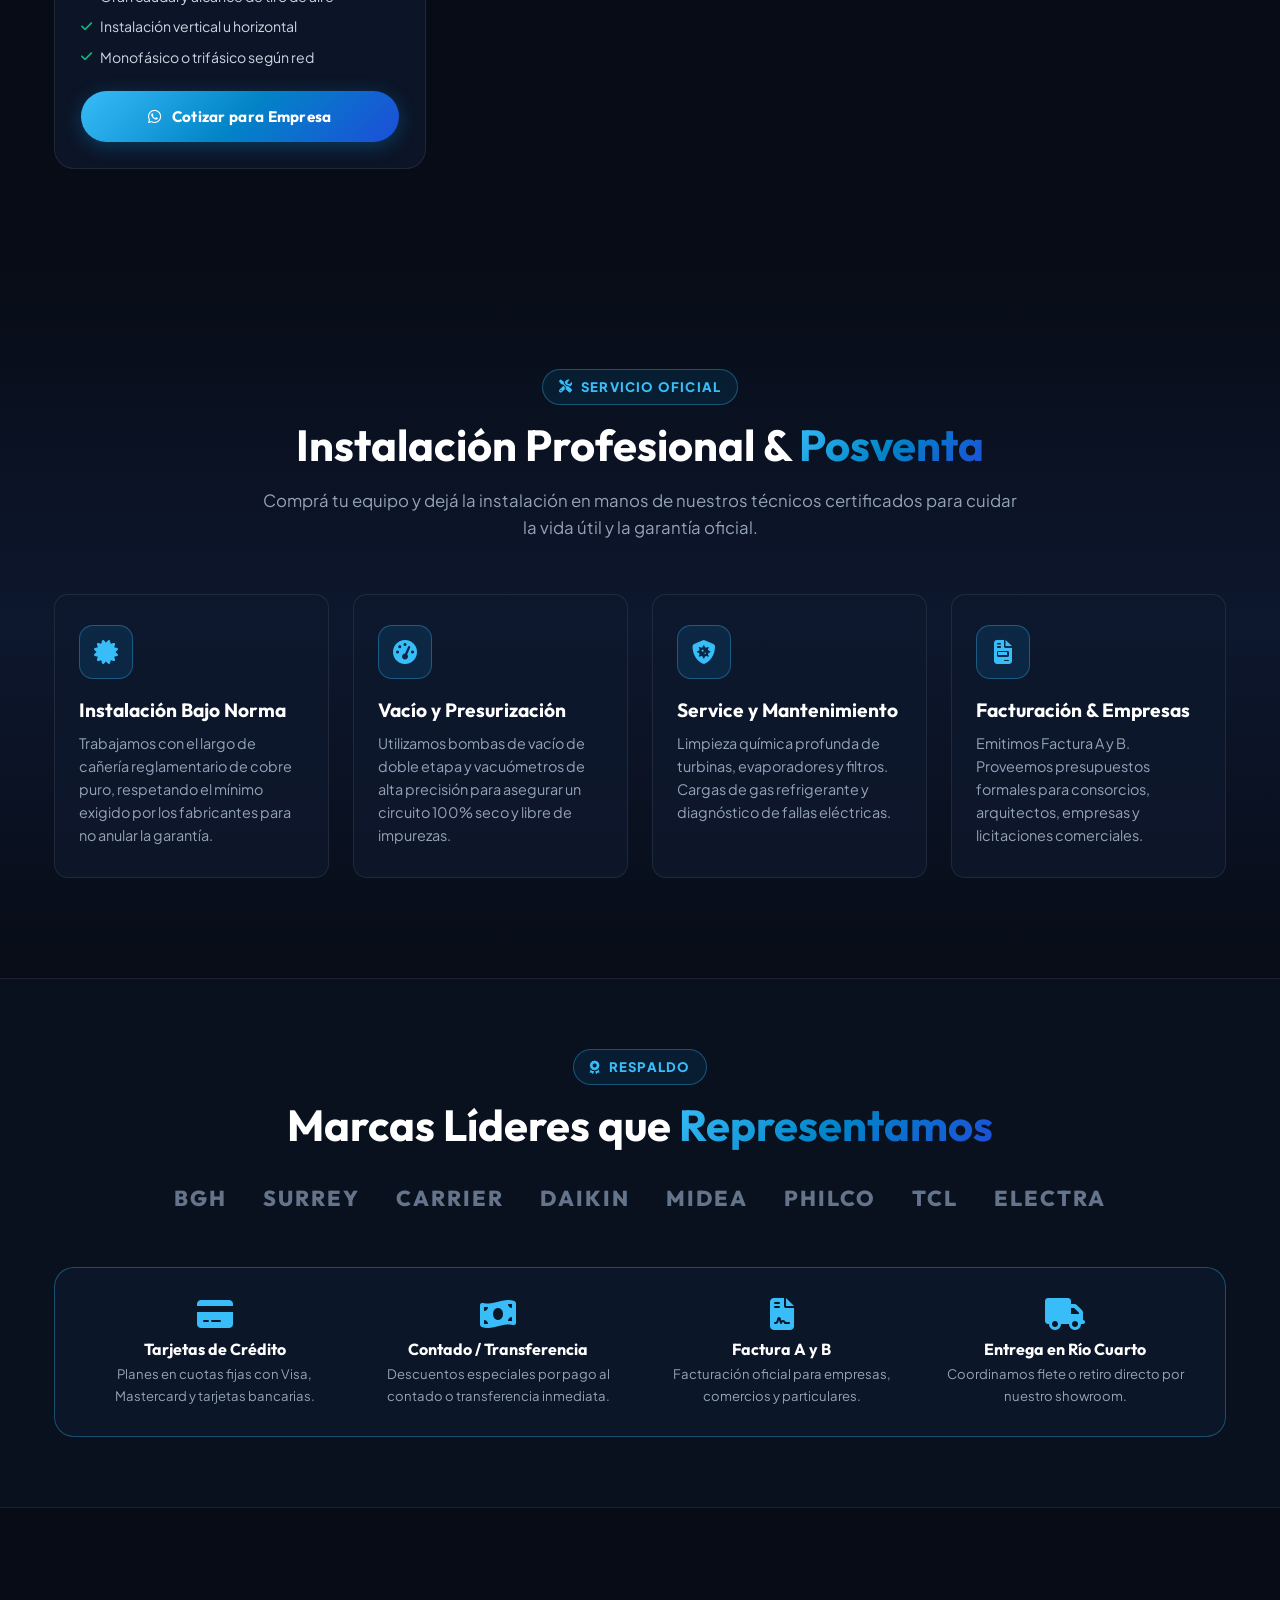
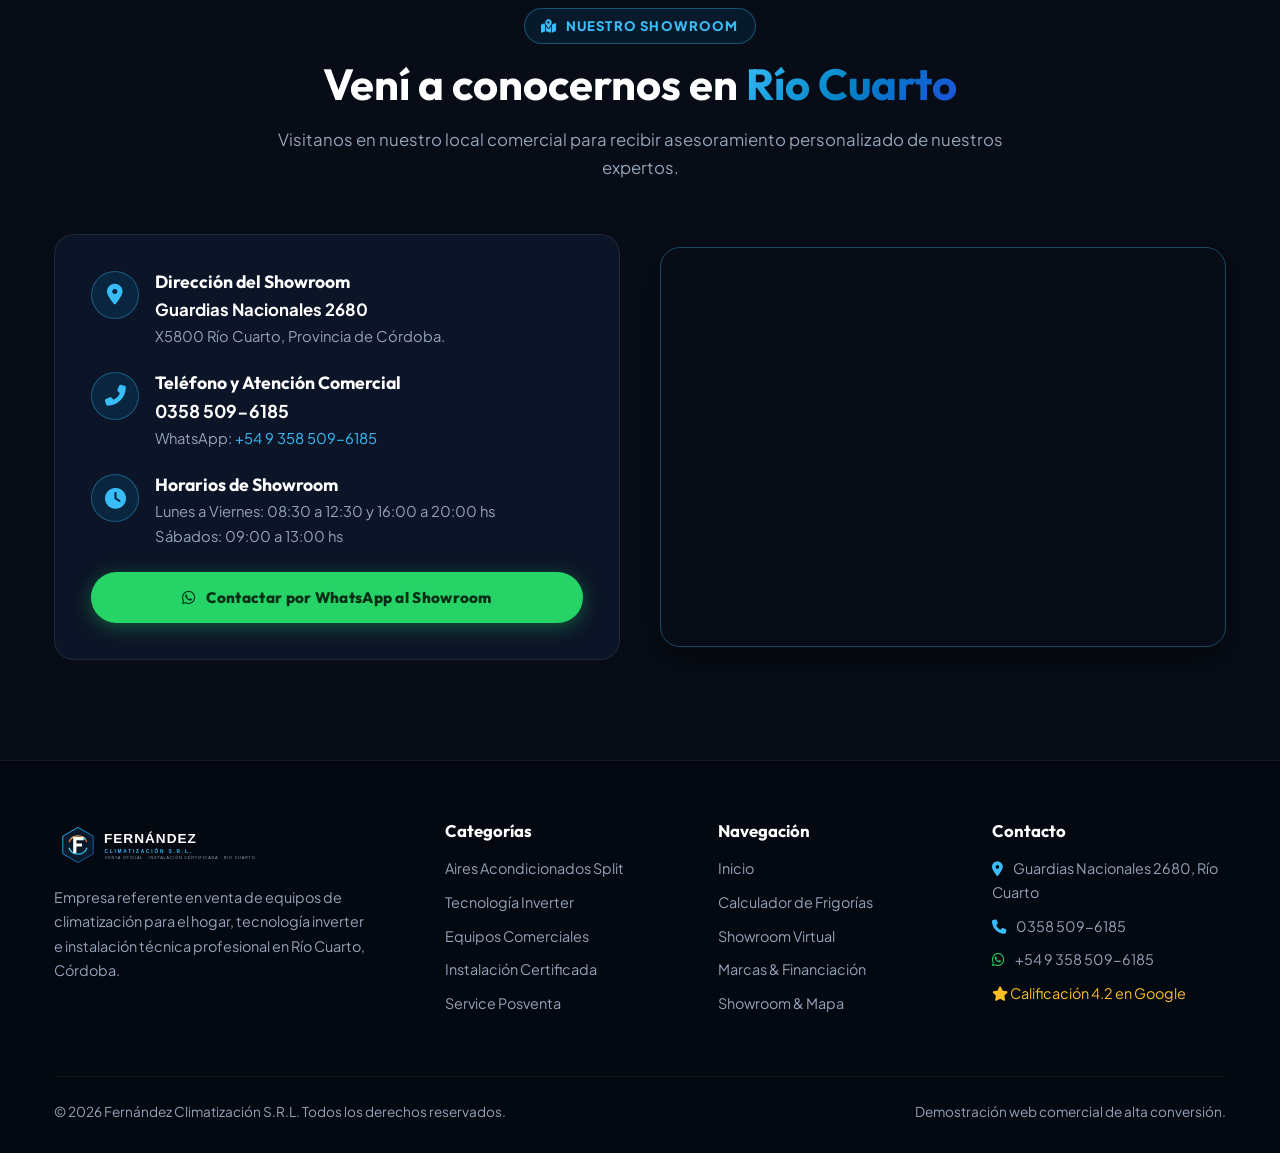
<file: fernandez-climatizacion/index.html>
<!DOCTYPE html>
<html lang="es">
<head>
  <meta charset="UTF-8">
  <meta name="viewport" content="width=device-width, initial-scale=1.0">
  <meta name="description" content="Fernández Climatización SRL en Río Cuarto. Showroom y venta oficial de equipos de aire acondicionado, tecnología inverter e instalación certificada. Guardias Nacionales 2680.">
  <meta name="keywords" content="Fernández Climatización SRL, aire acondicionado Río Cuarto, venta de aires acondicionados, instalación aire acondicionado Río Cuarto, Guardias Nacionales 2680, split inverter">
  <meta name="author" content="Fernández Climatización SRL">
  <title>Fernández Climatización SRL | Showroom, Venta & Instalación en Río Cuarto</title>

  <!-- Open Graph -->
  <meta property="og:type" content="website">
  <meta property="og:title" content="Fernández Climatización SRL | Showroom & Instalación Oficial">
  <meta property="og:description" content="Venta de equipos de aire acondicionado split e inverter, instalación profesional y servicio técnico en Río Cuarto. Guardias Nacionales 2680.">
  <meta property="og:locale" content="es_AR">

  <!-- Favicon -->
  <link rel="icon" type="image/svg+xml" href="assets/logo.svg">

  <!-- Google Fonts -->
  <link rel="preconnect" href="https://fonts.googleapis.com">
  <link rel="preconnect" href="https://fonts.gstatic.com" crossorigin>
  <link href="https://fonts.googleapis.com/css2?family=Outfit:wght@400;500;600;700;800;900&family=Plus+Jakarta+Sans:wght@300;400;500;600;700;800&display=swap" rel="stylesheet">

  <!-- FontAwesome 6 -->
  <link rel="stylesheet" href="https://cdnjs.cloudflare.com/ajax/libs/font-awesome/6.5.1/css/all.min.css">

  <!-- Estilos CSS -->
  <link rel="stylesheet" href="styles.css">

  <!-- Schema.org Structured Data -->
  <script type="application/ld+json">
  {
    "@context": "https://schema.org",
    "@type": "HomeGoodsStore",
    "name": "Fernández Climatizacion SRL",
    "image": "assets/logo.svg",
    "telephone": "+54 9 358 509-6185",
    "address": {
      "@type": "PostalAddress",
      "streetAddress": "Guardias Nacionales 2680",
      "addressLocality": "Río Cuarto",
      "addressRegion": "Córdoba",
      "postalCode": "X5800",
      "addressCountry": "AR"
    },
    "geo": {
      "@type": "GeoCoordinates",
      "latitude": "-33.1032257",
      "longitude": "-64.3784069"
    },
    "aggregateRating": {
      "@type": "AggregateRating",
      "ratingValue": "4.2",
      "reviewCount": "18"
    },
    "priceRange": "$$"
  }
  </script>
</head>
<body>

  <!-- Top Bar -->
  <aside class="top-bar" aria-label="Información de contacto">
    <div class="container top-bar-content">
      <div class="top-item">
        <span class="pulse-dot"></span>
        <span>Showroom & Local: <strong>Guardias Nacionales 2680, Río Cuarto</strong></span>
      </div>
      <div class="top-item">
        <i class="fas fa-truck-moving"></i>
        <span>Envíos e instalaciones en Río Cuarto y zona</span>
      </div>
      <div class="top-item">
        <i class="fab fa-whatsapp"></i>
        <a href="https://wa.me/5493585096185?text=Hola%20Fern%C3%A1ndez%20Climatizaci%C3%B3n%2C%20quisiera%20consultar%20por%20equipos%20de%20aire." target="_blank" rel="noopener">
          0358 509-6185
        </a>
      </div>
    </div>
  </aside>

  <!-- Navbar -->
  <header class="header" id="header">
    <div class="container navbar">
      <a href="#" class="logo-link" aria-label="Inicio Fernández Climatización SRL">
        <img src="assets/logo.svg" alt="Fernández Climatización SRL" class="logo-img">
      </a>

      <nav aria-label="Navegación principal">
        <ul class="nav-links" id="navLinks">
          <li><a href="#catalogo">Equipos & Showroom</a></li>
          <li><a href="#calculador">Calculador Frigorías</a></li>
          <li><a href="#servicios">Instalación & Service</a></li>
          <li><a href="#marcas">Marcas & Pagos</a></li>
          <li><a href="#ubicacion">Showroom & Mapa</a></li>
        </ul>
      </nav>

      <div class="nav-actions">
        <a href="https://wa.me/5493585096185?text=Hola%20Fern%C3%A1ndez%20Climatizaci%C3%B3n%2C%20quisiera%20pedir%20presupuesto%20de%20un%20equipo." class="btn btn-primary btn-sm" target="_blank" rel="noopener">
          <i class="fab fa-whatsapp"></i> Consultar Stock
        </a>
        <button class="menu-toggle" id="menuToggle" aria-label="Abrir menú">
          <i class="fas fa-bars"></i>
        </button>
      </div>
    </div>
  </header>

  <main>
    <!-- Hero Section -->
    <section class="hero" id="hero">
      <div class="container hero-grid">
        <div class="hero-content">
          <div class="badge-group">
            <span class="badge-pill badge-rating">
              <i class="fas fa-star"></i> 4.2 en Google · Empresa SRL Consolidada
            </span>
            <span class="badge-pill">
              <i class="fas fa-store-alt"></i> Showroom al Público
            </span>
          </div>

          <h1>
            Climatización Inteligente & <span class="gradient-text">Equipamiento Oficial</span> para tu Hogar
          </h1>

          <p class="hero-desc">
            Venta mayorista y minorista de aires acondicionados split e inverter, soluciones de confort para el hogar e instalación técnica certificada con garantía en Río Cuarto.
          </p>

          <div class="hero-benefits-grid">
            <div class="benefit-item">
              <i class="fas fa-certificate"></i> Garantía oficial de fábrica en todos los equipos
            </div>
            <div class="benefit-item">
              <i class="fas fa-tools"></i> Instaladores matriculados con materiales de cobre puro
            </div>
            <div class="benefit-item">
              <i class="fas fa-credit-card"></i> Financiación con tarjetas bancarias y factura A/B
            </div>
            <div class="benefit-item">
              <i class="fas fa-box-check"></i> Stock permanente para entrega inmediata
            </div>
          </div>

          <div class="hero-actions">
            <a href="https://wa.me/5493585096185?text=Hola%20Fern%C3%A1ndez%20Climatizaci%C3%B3n%2C%20quiero%20conocer%20los%20modelos%20disponibles%20y%20precios." class="btn btn-whatsapp btn-lg" target="_blank" rel="noopener">
              <i class="fab fa-whatsapp"></i> Consultar por WhatsApp
            </a>
            <a href="#calculador" class="btn btn-outline btn-lg">
              <i class="fas fa-calculator"></i> Calcular Frigorías
            </a>
          </div>
        </div>

        <!-- Columna Showroom Visual -->
        <div class="hero-card-showroom">
          <div class="showroom-card-badge">
            <span style="display: flex; align-items: center; gap: 8px; font-size: 0.88rem; color: #38bdf8; font-weight: 700;">
              <i class="fas fa-door-open"></i> Showroom Abierto
            </span>
            <span style="font-size: 0.8rem; color: var(--text-muted);">
              RÍO CUARTO, CÓRDOBA
            </span>
          </div>

          <div class="showroom-address-highlight">
            <i class="fas fa-map-pin"></i>
            <div>
              <h4 style="font-size: 1.05rem; margin-bottom: 2px;">Guardias Nacionales 2680</h4>
              <p style="font-size: 0.84rem; color: var(--text-muted);">Vení a conocer la línea completa de equipos en exhibición.</p>
            </div>
          </div>

          <div class="hero-stats-row">
            <div class="hero-stat-box">
              <div class="hero-stat-num gradient-text">+15</div>
              <div class="hero-stat-text">Años en el Rubro</div>
            </div>
            <div class="hero-stat-box">
              <div class="hero-stat-num orange-text">100%</div>
              <div class="hero-stat-text">Garantía Escrita</div>
            </div>
          </div>

          <a href="tel:+5493585096185" class="btn btn-outline" style="width: 100%;">
            <i class="fas fa-phone-alt"></i> Teléfono: 0358 509-6185
          </a>
        </div>
      </div>
    </section>

    <!-- Calculador de Frigorías -->
    <section class="calculator-section" id="calculador">
      <div class="container">
        <div class="section-header">
          <span class="section-tag"><i class="fas fa-sliders-h"></i> Asesoramiento Técnico</span>
          <h2>¿De cuántas <span class="gradient-text">frigorías</span> necesitás tu aire?</h2>
          <p>Ingresá las medidas de tu habitación o local para calcular la potencia recomendada y evitar consumos innecesarios.</p>
        </div>

        <div class="calc-box">
          <div class="calc-grid">
            <div>
              <div class="input-row">
                <div class="form-group">
                  <label for="roomWidth"><i class="fas fa-arrows-alt-h"></i> Ancho del ambiente (metros)</label>
                  <input type="number" id="roomWidth" class="form-control" value="4" min="2" max="25" step="0.5">
                </div>
                <div class="form-group">
                  <label for="roomLength"><i class="fas fa-arrows-alt-v"></i> Largo del ambiente (metros)</label>
                  <input type="number" id="roomLength" class="form-control" value="4.5" min="2" max="30" step="0.5">
                </div>
              </div>

              <div class="input-row">
                <div class="form-group">
                  <label for="sunExposure"><i class="fas fa-sun"></i> Exposición Solar / Tipo de Techo</label>
                  <select id="sunExposure" class="form-control">
                    <option value="50">Poco sol / Orientación Sur o planta baja</option>
                    <option value="60" selected>Normal / Sol moderado durante el día</option>
                    <option value="75">Mucho sol / Ventanales grandes o techo de chapa</option>
                  </select>
                </div>
                <div class="form-group">
                  <label for="peopleCount"><i class="fas fa-users"></i> Cantidad de personas habituales</label>
                  <select id="peopleCount" class="form-control">
                    <option value="0" selected>1 a 2 personas (Dormitorio / Estudio)</option>
                    <option value="400">3 a 5 personas (Living comedor familiar)</option>
                    <option value="900">Más de 5 personas o local comercial</option>
                  </select>
                </div>
              </div>

              <p style="font-size: 0.85rem; color: var(--text-subtle);">
                * Cálculo térmico orientativo basado en altura estándar de 2.60 m. Para proyectos de arquitectura u obra nueva, realizamos relevamiento en el lugar.
              </p>
            </div>

            <!-- Resultado del Cálculo -->
            <div class="calc-result-card">
              <div class="result-badge">Capacidad Ideal Recomendada</div>
              <div class="result-number" id="displayFrigorias">3.000</div>
              <div class="result-unit">FRIGORÍAS (Frío / Calor)</div>

              <div class="result-recommendation" id="displayModel">
                Calculando modelo...
              </div>

              <a href="#" id="btnWhatsAppCalc" class="btn btn-whatsapp" style="width: 100%;" target="_blank" rel="noopener">
                <i class="fab fa-whatsapp"></i> Consultar Disponibilidad de este Equipo
              </a>
            </div>
          </div>
        </div>
      </div>
    </section>

    <!-- Catálogo Showroom / Equipos en Venta -->
    <section class="catalog-section" id="catalogo">
      <div class="container">
        <div class="section-header">
          <span class="section-tag"><i class="fas fa-box-open"></i> Showroom & Venta</span>
          <h2>Equipos Destacados en <span class="gradient-text">Exhibición</span></h2>
          <p>Trabajamos con las mejores marcas del mercado. Equipos nuevos en caja cerrada con factura y garantía oficial.</p>
        </div>

        <!-- Filtros del Catálogo -->
        <div class="catalog-filters">
          <button class="filter-btn active" data-filter="all">Todos los Equipos</button>
          <button class="filter-btn" data-filter="inverter">Tecnología Inverter</button>
          <button class="filter-btn" data-filter="split">Split Tradicional</button>
          <button class="filter-btn" data-filter="comercial">Comercial / Piso-Techo</button>
        </div>

        <div class="products-grid">
          <!-- Producto 1 -->
          <article class="product-card" data-category="inverter">
            <div class="product-image-wrap">
              <span class="product-tag tag-inverter"><i class="fas fa-bolt"></i> Ahorro A+++</span>
              <div class="product-icon-big"><i class="fas fa-wind"></i></div>
            </div>
            <div class="product-content">
              <div>
                <div class="product-frigorias">3000 Frigorías / 3500 Watts</div>
                <h3 class="product-title">Split Inverter Smart Eco</h3>
                <p class="product-desc">
                  Hasta un 50% de ahorro en la factura de luz, compresor ultra silencioso y función deshumidificadora.
                </p>
                <ul class="product-features-list">
                  <li><i class="fas fa-check"></i> Gas ecológico R410a / R32</li>
                  <li><i class="fas fa-check"></i> Modo sleep silencioso (21 dB)</li>
                  <li><i class="fas fa-check"></i> Conectividad Wi-Fi integrada</li>
                </ul>
              </div>
              <a href="https://wa.me/5493585096185?text=Hola%20Fern%C3%A1ndez%20Climatizaci%C3%B3n%2C%20quisiera%20consultar%20precio%20del%20Split%20Inverter%203000%20Fg." class="btn btn-primary" target="_blank" rel="noopener">
                <i class="fab fa-whatsapp"></i> Consultar Precio & Cuotas
              </a>
            </div>
          </article>

          <!-- Producto 2 -->
          <article class="product-card" data-category="split">
            <div class="product-image-wrap">
              <span class="product-tag tag-split">Más Vendido</span>
              <div class="product-icon-big"><i class="fas fa-snowflake"></i></div>
            </div>
            <div class="product-content">
              <div>
                <div class="product-frigorias">2250 Frigorías / 2600 Watts</div>
                <h3 class="product-title">Split Frío/Calor Compact</h3>
                <p class="product-desc">
                  Dimensiones reducidas pensadas para dormitorios, estudios u oficinas. Rápida climatización y bajo mantenimiento.
                </p>
                <ul class="product-features-list">
                  <li><i class="fas fa-check"></i> Filtros de aire lavables HD</li>
                  <li><i class="fas fa-check"></i> Display digital oculto</li>
                  <li><i class="fas fa-check"></i> Control remoto multifunción</li>
                </ul>
              </div>
              <a href="https://wa.me/5493585096185?text=Hola%20Fern%C3%A1ndez%20Climatizaci%C3%B3n%2C%20quisiera%20consultar%20precio%20del%20Split%202250%20Fg." class="btn btn-primary" target="_blank" rel="noopener">
                <i class="fab fa-whatsapp"></i> Consultar Precio & Cuotas
              </a>
            </div>
          </article>

          <!-- Producto 3 -->
          <article class="product-card" data-category="inverter">
            <div class="product-image-wrap">
              <span class="product-tag tag-inverter"><i class="fas fa-leaf"></i> Alta Eficiencia</span>
              <div class="product-icon-big"><i class="fas fa-sun"></i></div>
            </div>
            <div class="product-content">
              <div>
                <div class="product-frigorias">4500 Frigorías / 5200 Watts</div>
                <h3 class="product-title">Split Inverter Gran Capacidad</h3>
                <p class="product-desc">
                  Potencia suficiente para livings amplios, cocinas integradas y quinchos sin resignar bajo consumo eléctrico.
                </p>
                <ul class="product-features-list">
                  <li><i class="fas fa-check"></i> Flujo de aire 4D multidireccional</li>
                  <li><i class="fas fa-check"></i> Tratamiento anticorrosivo Gold Fin</li>
                  <li><i class="fas fa-check"></i> Modo turbo para climatizado rápido</li>
                </ul>
              </div>
              <a href="https://wa.me/5493585096185?text=Hola%20Fern%C3%A1ndez%20Climatizaci%C3%B3n%2C%20quisiera%20consultar%20precio%20del%20Split%20Inverter%204500%20Fg." class="btn btn-primary" target="_blank" rel="noopener">
                <i class="fab fa-whatsapp"></i> Consultar Precio & Cuotas
              </a>
            </div>
          </article>

          <!-- Producto 4 -->
          <article class="product-card" data-category="comercial">
            <div class="product-image-wrap">
              <span class="product-tag tag-comercial">Comercial / Empresa</span>
              <div class="product-icon-big"><i class="fas fa-building"></i></div>
            </div>
            <div class="product-content">
              <div>
                <div class="product-frigorias">9000 a 15000 Frigorías</div>
                <h3 class="product-title">Equipo Piso-Techo Comercial</h3>
                <p class="product-desc">
                  Equipamiento robusto para locales comerciales, salones de eventos, restaurantes y grandes áreas sin divisiones.
                </p>
                <ul class="product-features-list">
                  <li><i class="fas fa-check"></i> Gran caudal y alcance de tiro de aire</li>
                  <li><i class="fas fa-check"></i> Instalación vertical u horizontal</li>
                  <li><i class="fas fa-check"></i> Monofásico o trifásico según red</li>
                </ul>
              </div>
              <a href="https://wa.me/5493585096185?text=Hola%20Fern%C3%A1ndez%20Climatizaci%C3%B3n%2C%20quisiera%20cotizar%20un%20equipo%20Piso-Techo%20comercial." class="btn btn-primary" target="_blank" rel="noopener">
                <i class="fab fa-whatsapp"></i> Cotizar para Empresa
              </a>
            </div>
          </article>
        </div>
      </div>
    </section>

    <!-- Servicios de Instalación Certificada -->
    <section class="services-section" id="servicios">
      <div class="container">
        <div class="section-header">
          <span class="section-tag"><i class="fas fa-tools"></i> Servicio Oficial</span>
          <h2>Instalación Profesional & <span class="gradient-text">Posventa</span></h2>
          <p>Comprá tu equipo y dejá la instalación en manos de nuestros técnicos certificados para cuidar la vida útil y la garantía oficial.</p>
        </div>

        <div class="services-grid">
          <div class="service-card">
            <div class="service-icon"><i class="fas fa-certificate"></i></div>
            <h4>Instalación Bajo Norma</h4>
            <p>Trabajamos con el largo de cañería reglamentario de cobre puro, respetando el mínimo exigido por los fabricantes para no anular la garantía.</p>
          </div>

          <div class="service-card">
            <div class="service-icon"><i class="fas fa-tachometer-alt"></i></div>
            <h4>Vacío y Presurización</h4>
            <p>Utilizamos bombas de vacío de doble etapa y vacuómetros de alta precisión para asegurar un circuito 100% seco y libre de impurezas.</p>
          </div>

          <div class="service-card">
            <div class="service-icon"><i class="fas fa-shield-virus"></i></div>
            <h4>Service y Mantenimiento</h4>
            <p>Limpieza química profunda de turbinas, evaporadores y filtros. Cargas de gas refrigerante y diagnóstico de fallas eléctricas.</p>
          </div>

          <div class="service-card">
            <div class="service-icon"><i class="fas fa-file-invoice"></i></div>
            <h4>Facturación & Empresas</h4>
            <p>Emitimos Factura A y B. Proveemos presupuestos formales para consorcios, arquitectos, empresas y licitaciones comerciales.</p>
          </div>
        </div>
      </div>
    </section>

    <!-- Marcas y Métodos de Pago -->
    <section class="brands-section" id="marcas">
      <div class="container">
        <div class="section-header" style="margin-bottom: 30px;">
          <span class="section-tag"><i class="fas fa-award"></i> Respaldo</span>
          <h2>Marcas Líderes que <span class="gradient-text">Representamos</span></h2>
        </div>

        <div class="brands-badges">
          <span class="brand-badge">BGH</span>
          <span class="brand-badge">SURREY</span>
          <span class="brand-badge">CARRIER</span>
          <span class="brand-badge">DAIKIN</span>
          <span class="brand-badge">MIDEA</span>
          <span class="brand-badge">PHILCO</span>
          <span class="brand-badge">TCL</span>
          <span class="brand-badge">ELECTRA</span>
        </div>

        <div class="payment-box">
          <div class="payment-item">
            <i class="fas fa-credit-card"></i>
            <h5>Tarjetas de Crédito</h5>
            <p>Planes en cuotas fijas con Visa, Mastercard y tarjetas bancarias.</p>
          </div>
          <div class="payment-item">
            <i class="fas fa-money-bill-wave"></i>
            <h5>Contado / Transferencia</h5>
            <p>Descuentos especiales por pago al contado o transferencia inmediata.</p>
          </div>
          <div class="payment-item">
            <i class="fas fa-file-contract"></i>
            <h5>Factura A y B</h5>
            <p>Facturación oficial para empresas, comercios y particulares.</p>
          </div>
          <div class="payment-item">
            <i class="fas fa-truck"></i>
            <h5>Entrega en Río Cuarto</h5>
            <p>Coordinamos flete o retiro directo por nuestro showroom.</p>
          </div>
        </div>
      </div>
    </section>

    <!-- Ubicación Showroom & Mapa -->
    <section class="location-section" id="ubicacion">
      <div class="container">
        <div class="section-header">
          <span class="section-tag"><i class="fas fa-map-marked-alt"></i> Nuestro Showroom</span>
          <h2>Vení a conocernos en <span class="gradient-text">Río Cuarto</span></h2>
          <p>Visitanos en nuestro local comercial para recibir asesoramiento personalizado de nuestros expertos.</p>
        </div>

        <div class="location-grid">
          <div class="location-details-card">
            <div class="location-row">
              <div class="location-icon-box"><i class="fas fa-map-marker-alt"></i></div>
              <div>
                <h4>Dirección del Showroom</h4>
                <p style="font-size: 1.05rem; color: #fff; font-weight: 700;">Guardias Nacionales 2680</p>
                <p>X5800 Río Cuarto, Provincia de Córdoba.</p>
              </div>
            </div>

            <div class="location-row">
              <div class="location-icon-box"><i class="fas fa-phone-alt"></i></div>
              <div>
                <h4>Teléfono y Atención Comercial</h4>
                <p><a href="tel:03585096185" style="color: #fff; font-weight: 700; font-size: 1.1rem;">0358 509-6185</a></p>
                <p>WhatsApp: <a href="https://wa.me/5493585096185" target="_blank" rel="noopener" style="color: #38bdf8;">+54 9 358 509-6185</a></p>
              </div>
            </div>

            <div class="location-row">
              <div class="location-icon-box"><i class="fas fa-clock"></i></div>
              <div>
                <h4>Horarios de Showroom</h4>
                <p>Lunes a Viernes: 08:30 a 12:30 y 16:00 a 20:00 hs</p>
                <p>Sábados: 09:00 a 13:00 hs</p>
              </div>
            </div>

            <div style="margin-top: 24px;">
              <a href="https://wa.me/5493585096185?text=Hola%20Fern%C3%A1ndez%20Climatizaci%C3%B3n%2C%20quiero%20coordinar%20una%20visita%20al%20showroom." class="btn btn-whatsapp" style="width: 100%;" target="_blank" rel="noopener">
                <i class="fab fa-whatsapp"></i> Contactar por WhatsApp al Showroom
              </a>
            </div>
          </div>

          <!-- Mapa Google Maps Embed -->
          <div class="map-box">
            <iframe 
              src="https://maps.google.com/maps?q=-33.1032257,-64.3784069&hl=es&z=15&output=embed" 
              loading="lazy" 
              title="Ubicación Fernández Climatización SRL en Río Cuarto">
            </iframe>
          </div>
        </div>
      </div>
    </section>
  </main>

  <!-- Footer -->
  <footer class="footer">
    <div class="container">
      <div class="footer-grid">
        <div>
          <img src="assets/logo.svg" alt="Fernández Climatización SRL" class="footer-logo">
          <p style="color: var(--text-muted); line-height: 1.7; max-width: 320px;">
            Empresa referente en venta de equipos de climatización para el hogar, tecnología inverter e instalación técnica profesional en Río Cuarto, Córdoba.
          </p>
        </div>

        <div>
          <h4 style="font-size: 1.05rem; margin-bottom: 16px; color: #fff;">Categorías</h4>
          <ul class="footer-links">
            <li><a href="#catalogo">Aires Acondicionados Split</a></li>
            <li><a href="#catalogo">Tecnología Inverter</a></li>
            <li><a href="#catalogo">Equipos Comerciales</a></li>
            <li><a href="#servicios">Instalación Certificada</a></li>
            <li><a href="#servicios">Service Posventa</a></li>
          </ul>
        </div>

        <div>
          <h4 style="font-size: 1.05rem; margin-bottom: 16px; color: #fff;">Navegación</h4>
          <ul class="footer-links">
            <li><a href="#hero">Inicio</a></li>
            <li><a href="#calculador">Calculador de Frigorías</a></li>
            <li><a href="#catalogo">Showroom Virtual</a></li>
            <li><a href="#marcas">Marcas & Financiación</a></li>
            <li><a href="#ubicacion">Showroom & Mapa</a></li>
          </ul>
        </div>

        <div>
          <h4 style="font-size: 1.05rem; margin-bottom: 16px; color: #fff;">Contacto</h4>
          <ul class="footer-links">
            <li><i class="fas fa-map-marker-alt" style="color: var(--blue-light); margin-right: 8px;"></i> Guardias Nacionales 2680, Río Cuarto</li>
            <li><i class="fas fa-phone" style="color: var(--blue-light); margin-right: 8px;"></i> 0358 509-6185</li>
            <li><i class="fab fa-whatsapp" style="color: #25d366; margin-right: 8px;"></i> +54 9 358 509-6185</li>
            <li style="margin-top: 10px; color: #fbbf24;"><i class="fas fa-star"></i> Calificación 4.2 en Google</li>
          </ul>
        </div>
      </div>

      <div class="footer-bottom">
        <p>&copy; 2026 Fernández Climatización S.R.L. Todos los derechos reservados.</p>
        <p>Demostración web comercial de alta conversión.</p>
      </div>
    </div>
  </footer>

  <!-- Botón Flotante WhatsApp -->
  <a href="https://wa.me/5493585096185?text=Hola%20Fern%C3%A1ndez%20Climatizaci%C3%B3n%2C%20quisiera%20hacer%20una%20consulta." 
     class="whatsapp-float-btn" 
     target="_blank" 
     rel="noopener" 
     aria-label="Contactar a Fernández Climatización SRL por WhatsApp">
    <i class="fab fa-whatsapp"></i>
    <span class="whatsapp-tooltip">¡Consultanos al Showroom!</span>
  </a>

  <!-- Script -->
  <script src="script.js"></script>
</body>
</html>
</file>
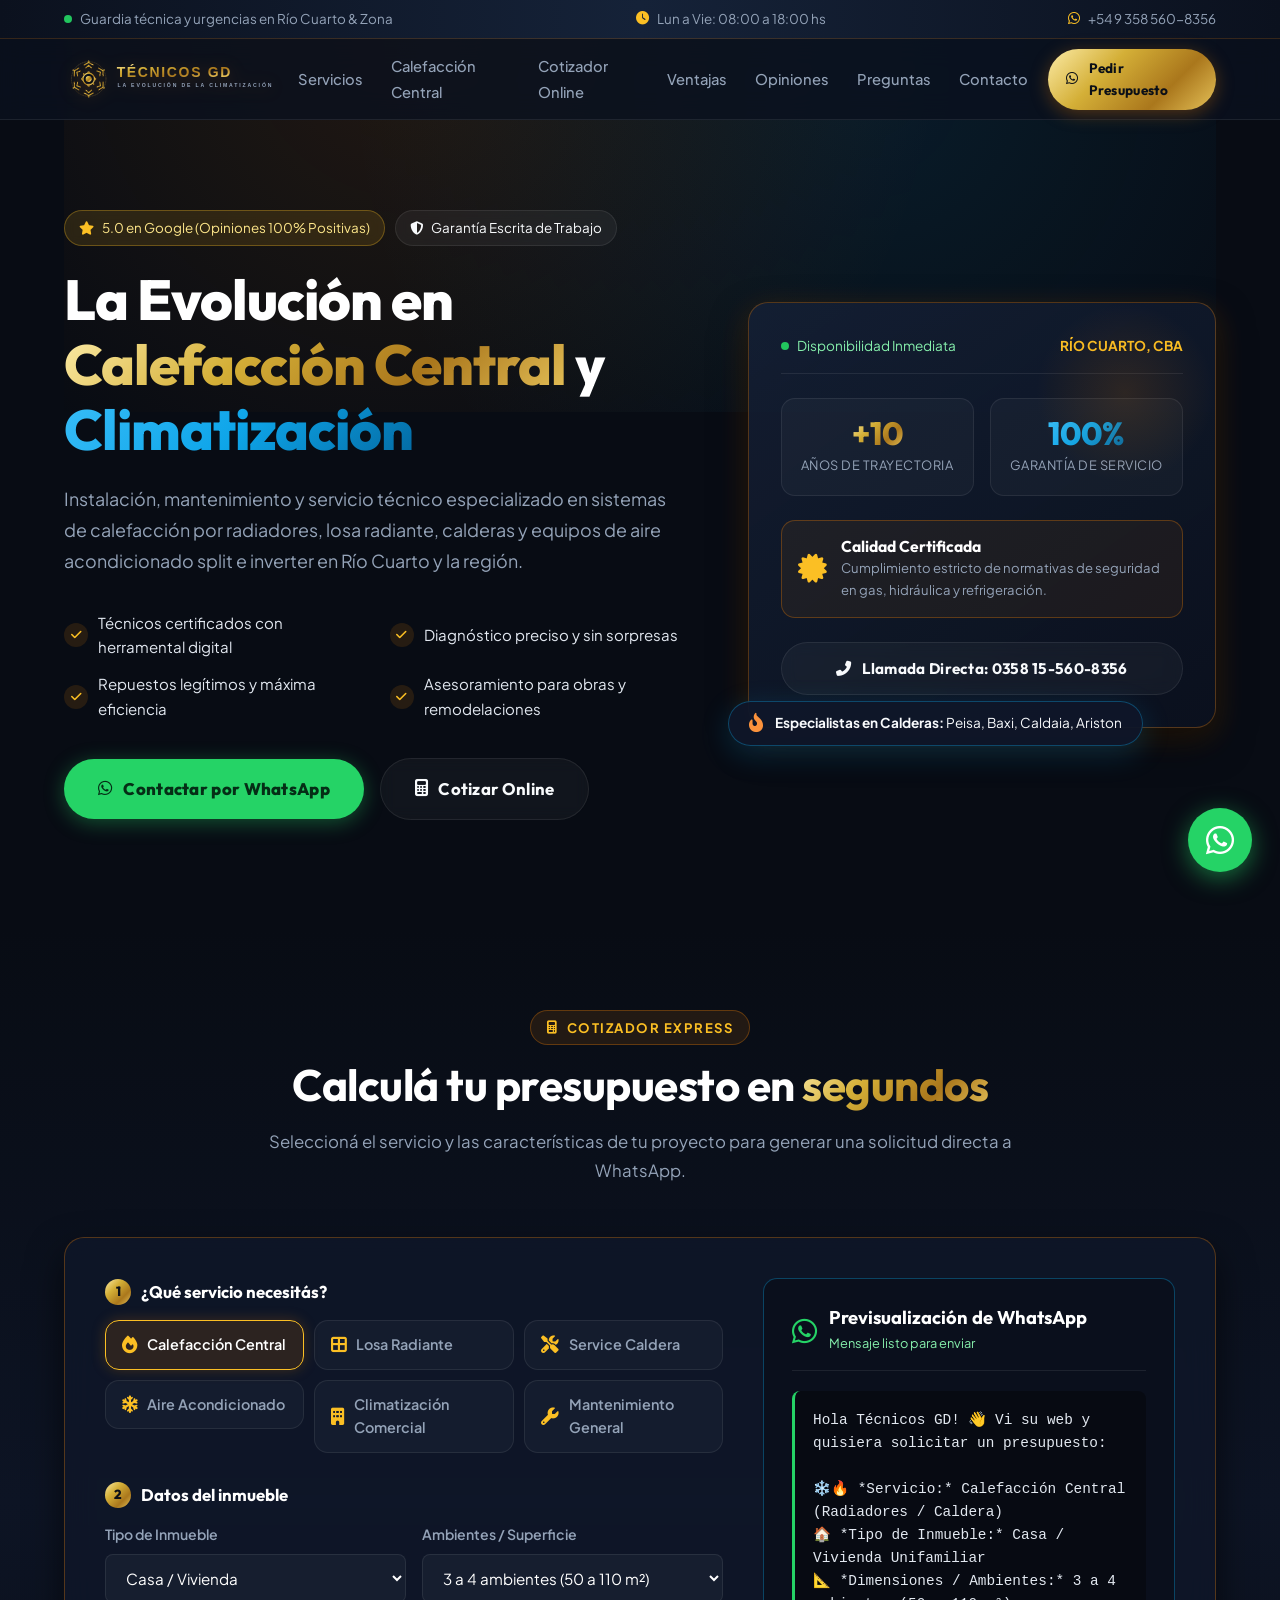
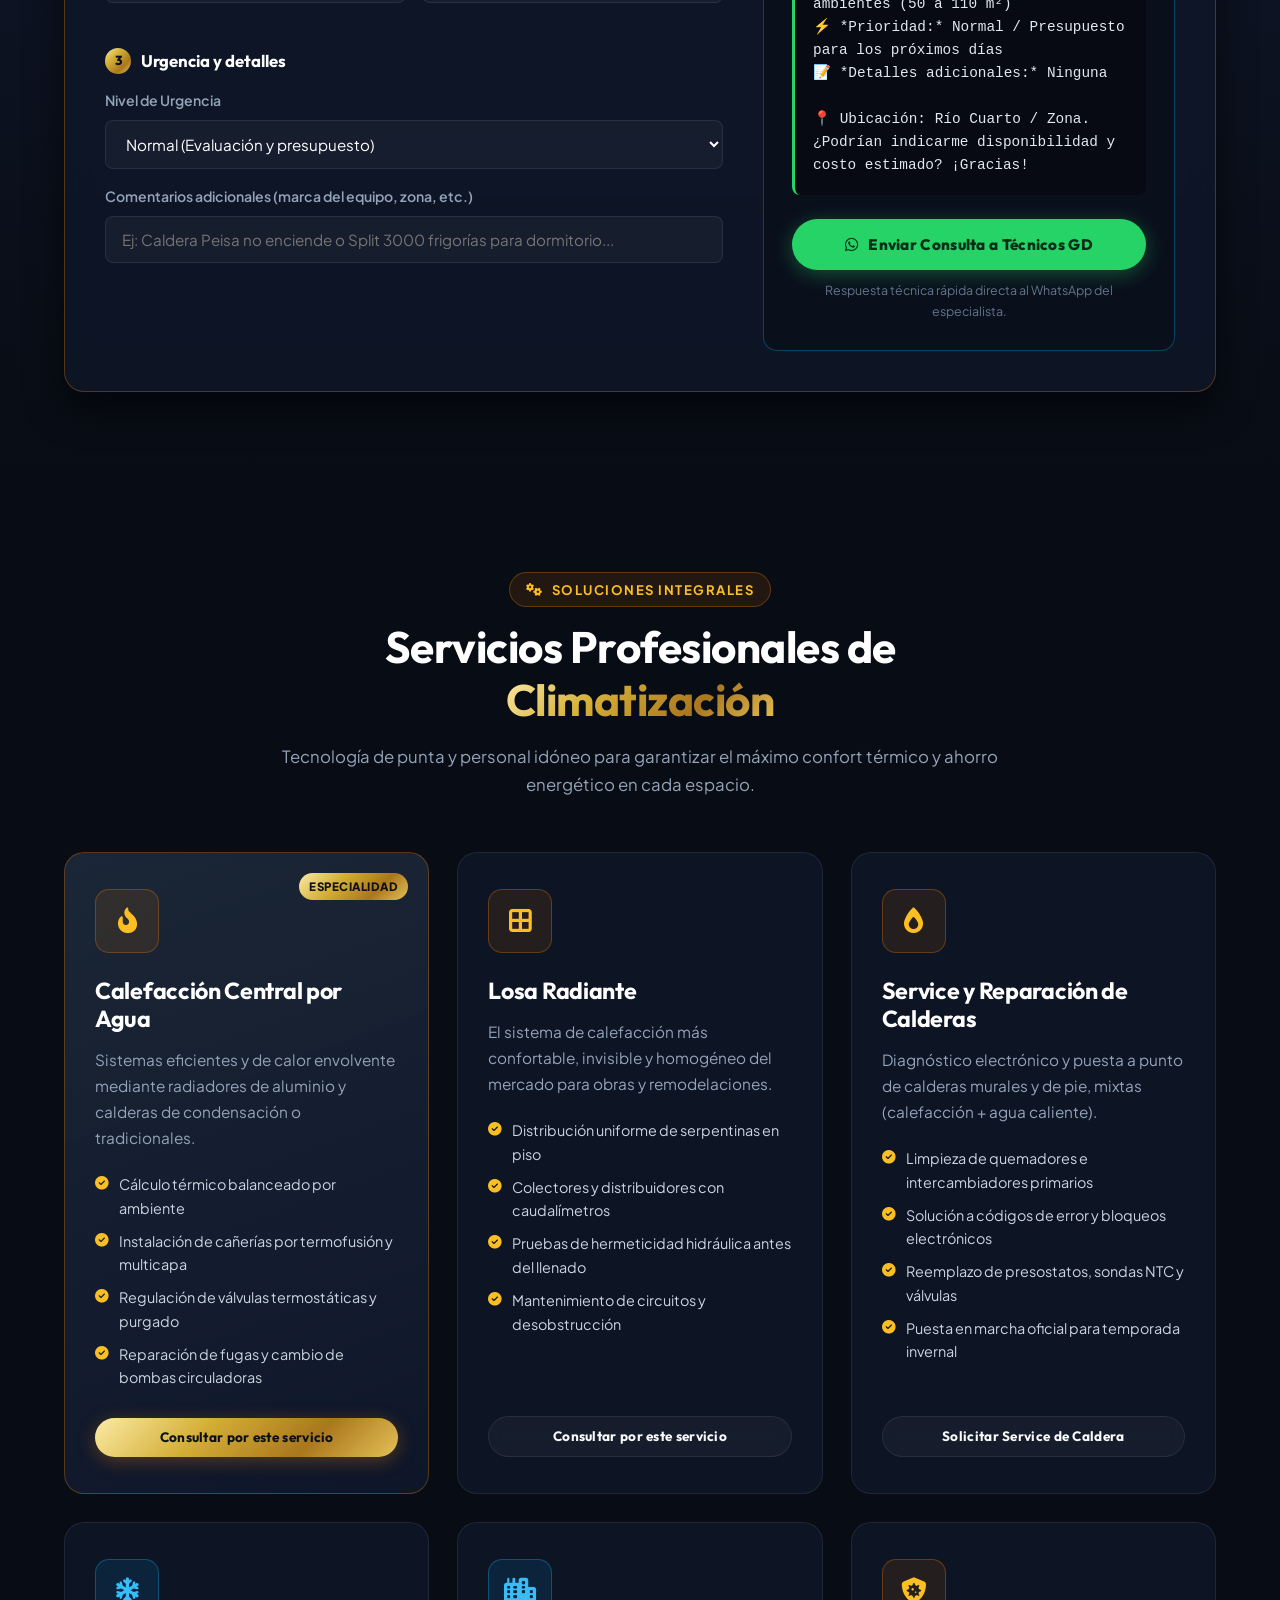
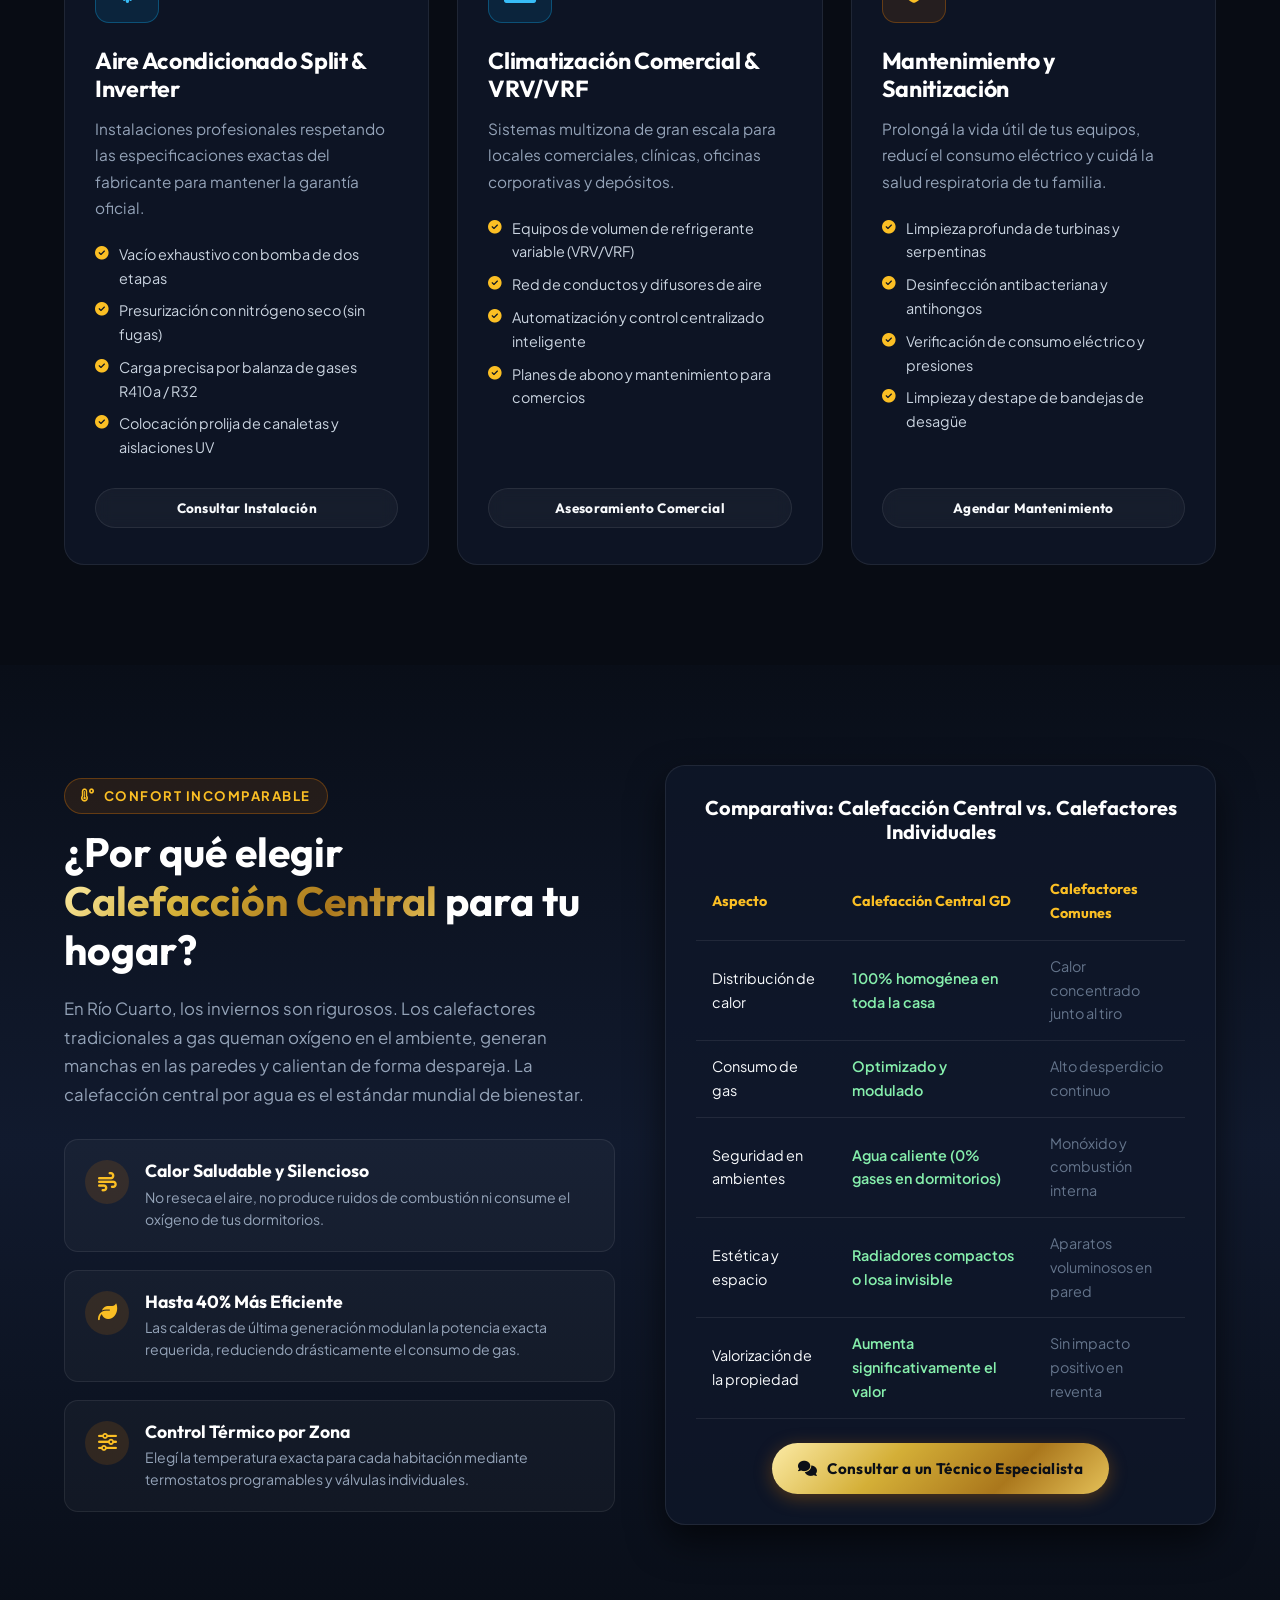
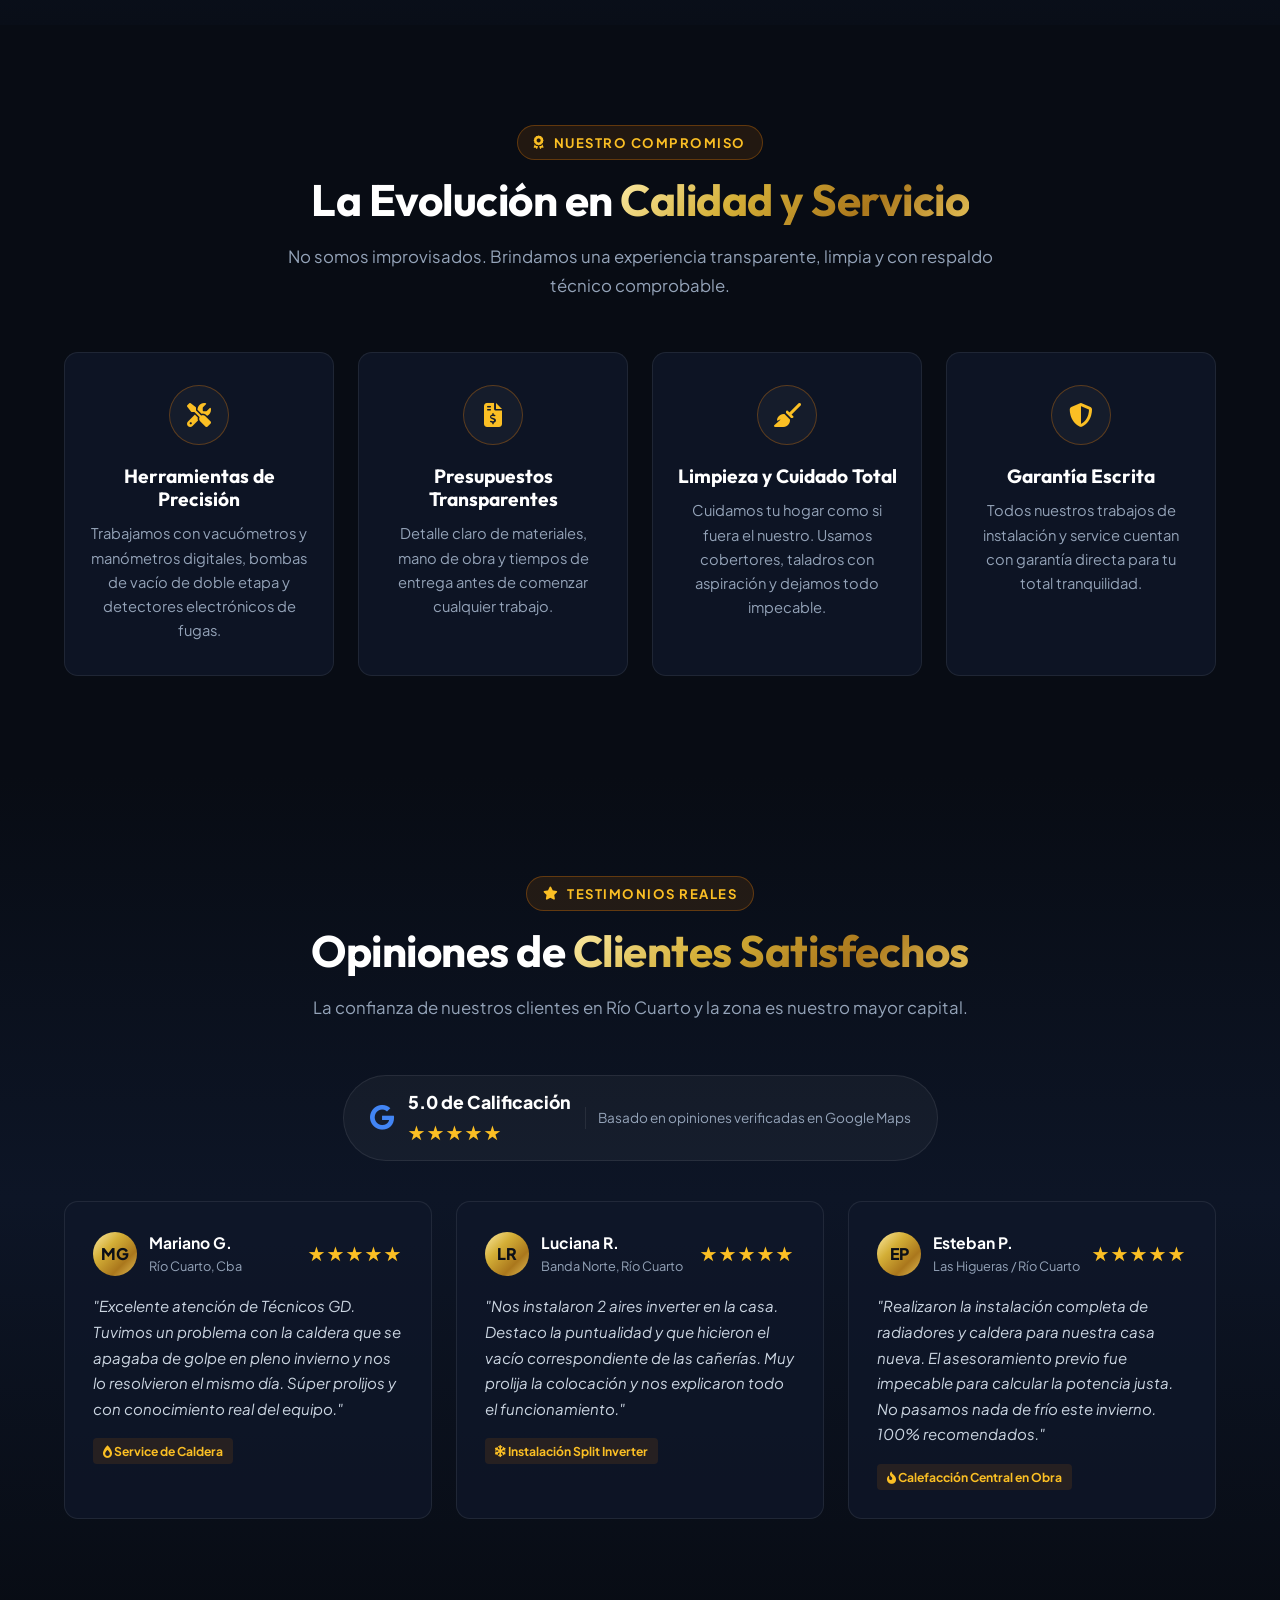
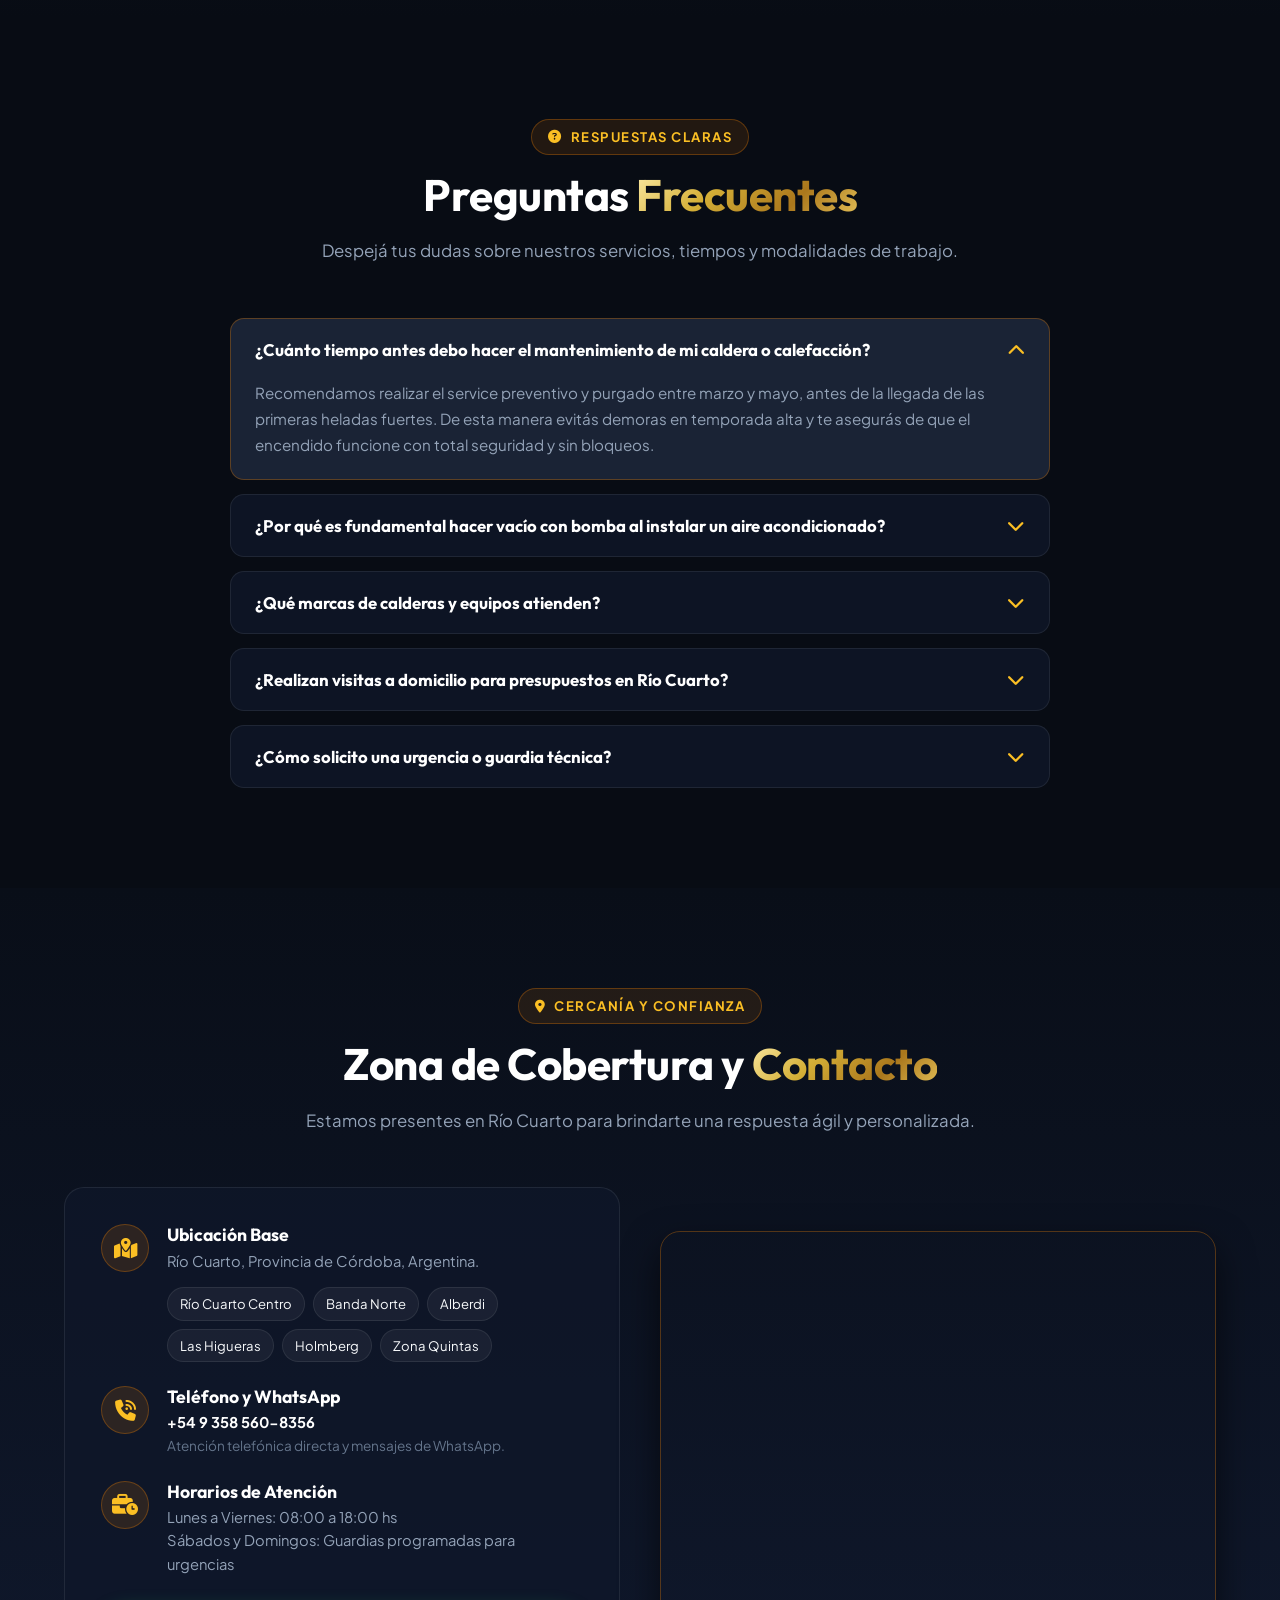
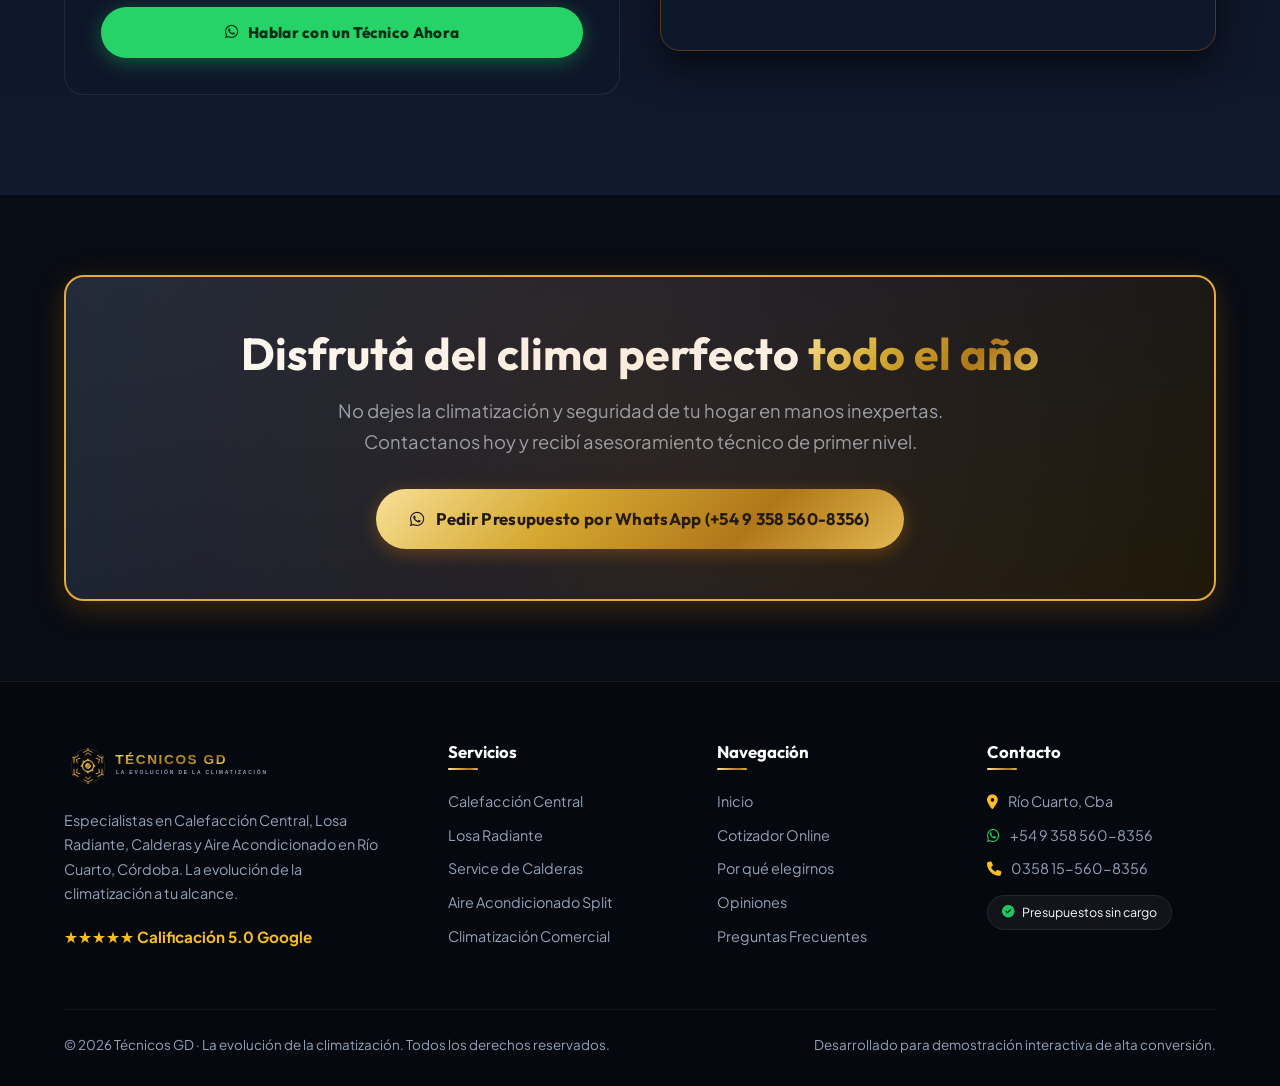
<file: tecnicos-gd/index.html>
<!DOCTYPE html>
<html lang="es">
<head>
  <meta charset="UTF-8">
  <meta name="viewport" content="width=device-width, initial-scale=1.0">
  <meta name="description" content="Técnicos GD en Río Cuarto. Especialistas en Calefacción Central, Calderas, Losa Radiante e Instalación de Aires Acondicionados. Presupuestos y urgencias técnicas al instante.">
  <meta name="keywords" content="Técnicos GD, calefacción central Río Cuarto, calderas Río Cuarto, aire acondicionado Río Cuarto, losa radiante, climatización Córdoba, service calderas">
  <meta name="author" content="Técnicos GD">
  <title>Técnicos GD | La Evolución de la Climatización & Calefacción Central — Río Cuarto</title>

  <!-- Open Graph / Redes Sociales -->
  <meta property="og:type" content="website">
  <meta property="og:title" content="Técnicos GD | La Evolución de la Climatización & Calefacción Central">
  <meta property="og:description" content="Especialistas en Calefacción Central, Calderas, Losa Radiante e Instalación de Aires Acondicionados en Río Cuarto, Córdoba. Calificación 5.0 ⭐ en Google.">
  <meta property="og:locale" content="es_AR">

  <!-- Favicon -->
  <link rel="icon" type="image/svg+xml" href="assets/logo.svg">

  <!-- Google Fonts -->
  <link rel="preconnect" href="https://fonts.googleapis.com">
  <link rel="preconnect" href="https://fonts.gstatic.com" crossorigin>
  <link href="https://fonts.googleapis.com/css2?family=Outfit:wght@400;500;600;700;800;900&family=Plus+Jakarta+Sans:wght@300;400;500;600;700;800&display=swap" rel="stylesheet">

  <!-- FontAwesome 6 -->
  <link rel="stylesheet" href="https://cdnjs.cloudflare.com/ajax/libs/font-awesome/6.5.1/css/all.min.css">

  <!-- CSS Principal -->
  <link rel="stylesheet" href="styles.css">

  <!-- Schema.org Structured Data -->
  <script type="application/ld+json">
  {
    "@context": "https://schema.org",
    "@type": "HVACBusiness",
    "name": "Técnicos GD. La evolución de la climatización",
    "image": "https://lh3.googleusercontent.com/gps-cs-s/APNQkAHg-o7ZbEacuHWVy46OLG6O5eGAfyssVcbY2P2S_4QxBynQhGqCD7aHj0ge2Oe7HkuxyzbdiEsv2xHmDVqTHKGQZNK0s4kxYe7AyrGB0KpduR9rlwBxpLoXHowKEq8n8-fT8n_v",
    "telephone": "+54 9 358 560-8356",
    "address": {
      "@type": "PostalAddress",
      "addressLocality": "Río Cuarto",
      "addressRegion": "Córdoba",
      "addressCountry": "AR"
    },
    "geo": {
      "@type": "GeoCoordinates",
      "latitude": "-33.3411852",
      "longitude": "-64.176408"
    },
    "aggregateRating": {
      "@type": "AggregateRating",
      "ratingValue": "5.0",
      "reviewCount": "4"
    },
    "priceRange": "$$"
  }
  </script>
</head>
<body>

  <!-- Barra Superior de Anuncios y Contacto Rápido -->
  <aside class="top-bar" aria-label="Información de contacto rápido">
    <div class="container top-bar-content">
      <div class="top-bar-item">
        <span class="pulse-dot"></span>
        <span>Guardia técnica y urgencias en Río Cuarto & Zona</span>
      </div>
      <div class="top-bar-item">
        <i class="fas fa-clock"></i>
        <span>Lun a Vie: 08:00 a 18:00 hs</span>
      </div>
      <div class="top-bar-item">
        <i class="fab fa-whatsapp"></i>
        <a href="https://wa.me/5493585608356?text=Hola%20T%C3%A9cnicos%20GD%2C%20necesito%20asistencia%20t%C3%A9cnica." target="_blank" rel="noopener">
          +54 9 358 560-8356
        </a>
      </div>
    </div>
  </aside>

  <!-- Navbar Principal -->
  <header class="header" id="header">
    <div class="container navbar">
      <a href="#" class="logo-wrapper" aria-label="Inicio Técnicos GD">
        <img src="assets/logo.svg" alt="Técnicos GD - La evolución de la climatización" class="logo-img">
      </a>

      <nav aria-label="Navegación principal">
        <ul class="nav-links" id="navLinks">
          <li><a href="#servicios">Servicios</a></li>
          <li><a href="#calefaccion">Calefacción Central</a></li>
          <li><a href="#cotizador">Cotizador Online</a></li>
          <li><a href="#por-que-elegirnos">Ventajas</a></li>
          <li><a href="#opiniones">Opiniones</a></li>
          <li><a href="#faq">Preguntas</a></li>
          <li><a href="#contacto">Contacto</a></li>
        </ul>
      </nav>

      <div class="nav-actions">
        <a href="https://wa.me/5493585608356?text=Hola%20T%C3%A9cnicos%20GD%2C%20quisiera%20pedir%20un%20presupuesto." class="btn btn-gold btn-sm" target="_blank" rel="noopener">
          <i class="fab fa-whatsapp"></i> Pedir Presupuesto
        </a>
        <button class="menu-toggle" id="menuToggle" aria-label="Abrir menú" aria-expanded="false">
          <i class="fas fa-bars"></i>
        </button>
      </div>
    </div>
  </header>

  <main>
    <!-- Hero Section -->
    <section class="hero" id="hero">
      <div class="container hero-grid">
        <!-- Columna Izquierda: Mensaje Comercial y Conversión -->
        <div class="hero-content">
          <div class="badge-group">
            <span class="badge-trust badge-rating">
              <i class="fas fa-star"></i> 5.0 en Google (Opiniones 100% Positivas)
            </span>
            <span class="badge-trust">
              <i class="fas fa-shield-alt"></i> Garantía Escrita de Trabajo
            </span>
          </div>

          <h1>
            La Evolución en <span class="gold-text">Calefacción Central</span> y <span class="cyan-text">Climatización</span>
          </h1>

          <p class="hero-desc">
            Instalación, mantenimiento y servicio técnico especializado en sistemas de calefacción por radiadores, losa radiante, calderas y equipos de aire acondicionado split e inverter en Río Cuarto y la región.
          </p>

          <div class="hero-features-list">
            <div class="hero-feature-item">
              <i class="fas fa-check"></i> Técnicos certificados con herramental digital
            </div>
            <div class="hero-feature-item">
              <i class="fas fa-check"></i> Diagnóstico preciso y sin sorpresas
            </div>
            <div class="hero-feature-item">
              <i class="fas fa-check"></i> Repuestos legítimos y máxima eficiencia
            </div>
            <div class="hero-feature-item">
              <i class="fas fa-check"></i> Asesoramiento para obras y remodelaciones
            </div>
          </div>

          <div class="hero-cta-group">
            <a href="https://wa.me/5493585608356?text=Hola%20T%C3%A9cnicos%20GD%2C%20quisiera%20asesoramiento%20para%20un%20trabajo%20de%20climatizaci%C3%B3n." class="btn btn-whatsapp btn-lg" target="_blank" rel="noopener">
              <i class="fab fa-whatsapp"></i> Contactar por WhatsApp
            </a>
            <a href="#cotizador" class="btn btn-outline btn-lg">
              <i class="fas fa-calculator"></i> Cotizar Online
            </a>
          </div>
        </div>

        <!-- Columna Derecha: Tarjeta Visual de Confianza -->
        <div class="hero-visual">
          <div class="hero-glass-card">
            <div class="card-header-badge">
              <span class="status-indicator">
                <span class="pulse-dot"></span> Disponibilidad Inmediata
              </span>
              <span style="font-size: 0.85rem; color: var(--gold-400); font-weight: 700;">
                RÍO CUARTO, CBA
              </span>
            </div>

            <div class="hero-metrics">
              <div class="metric-box">
                <div class="metric-number gold-text">+10</div>
                <div class="metric-label">Años de Trayectoria</div>
              </div>
              <div class="metric-box">
                <div class="metric-number cyan-text">100%</div>
                <div class="metric-label">Garantía de Servicio</div>
              </div>
            </div>

            <div class="hero-card-guarantee">
              <i class="fas fa-certificate"></i>
              <div>
                <h4>Calidad Certificada</h4>
                <p>Cumplimiento estricto de normativas de seguridad en gas, hidráulica y refrigeración.</p>
              </div>
            </div>

            <div style="text-align: center;">
              <a href="tel:+5493585608356" class="btn btn-outline" style="width: 100%;">
                <i class="fas fa-phone-alt"></i> Llamada Directa: 0358 15-560-8356
              </a>
            </div>
          </div>

          <div class="floating-client-pill">
            <i class="fas fa-fire-alt" style="color: #fb923c; font-size: 1.2rem;"></i>
            <span><strong>Especialistas en Calderas:</strong> Peisa, Baxi, Caldaia, Ariston</span>
          </div>
        </div>
      </div>
    </section>

    <!-- Cotizador / Estimador Dinámico -->
    <section class="calculator-section" id="cotizador">
      <div class="container">
        <div class="section-header">
          <span class="section-tag"><i class="fas fa-calculator"></i> Cotizador Express</span>
          <h2>Calculá tu presupuesto en <span class="gold-text">segundos</span></h2>
          <p>Seleccioná el servicio y las características de tu proyecto para generar una solicitud directa a WhatsApp.</p>
        </div>

        <div class="calc-wrapper">
          <div class="calc-grid">
            <!-- Formulario interactivo -->
            <div class="calc-form">
              <!-- Paso 1: Servicio -->
              <div class="calc-step">
                <div class="calc-step-label">
                  <span class="calc-step-num">1</span>
                  <span>¿Qué servicio necesitás?</span>
                </div>
                <div class="service-pills">
                  <div class="pill-option">
                    <input type="radio" id="srv1" name="service" value="Calefacción Central (Radiadores / Caldera)" checked>
                    <label for="srv1" class="pill-label">
                      <i class="fas fa-fire"></i> Calefacción Central
                    </label>
                  </div>
                  <div class="pill-option">
                    <input type="radio" id="srv2" name="service" value="Losa Radiante (Instalación o Mantenimiento)">
                    <label for="srv2" class="pill-label">
                      <i class="fas fa-border-all"></i> Losa Radiante
                    </label>
                  </div>
                  <div class="pill-option">
                    <input type="radio" id="srv3" name="service" value="Reparación / Service de Caldera">
                    <label for="srv3" class="pill-label">
                      <i class="fas fa-tools"></i> Service Caldera
                    </label>
                  </div>
                  <div class="pill-option">
                    <input type="radio" id="srv4" name="service" value="Instalación de Aire Acondicionado Split / Inverter">
                    <label for="srv4" class="pill-label">
                      <i class="fas fa-snowflake"></i> Aire Acondicionado
                    </label>
                  </div>
                  <div class="pill-option">
                    <input type="radio" id="srv5" name="service" value="Climatización Comercial / VRV">
                    <label for="srv5" class="pill-label">
                      <i class="fas fa-building"></i> Climatización Comercial
                    </label>
                  </div>
                  <div class="pill-option">
                    <input type="radio" id="srv6" name="service" value="Mantenimiento Preventivo Integral">
                    <label for="srv6" class="pill-label">
                      <i class="fas fa-wrench"></i> Mantenimiento General
                    </label>
                  </div>
                </div>
              </div>

              <!-- Paso 2: Inmueble y dimensiones -->
              <div class="calc-step">
                <div class="calc-step-label">
                  <span class="calc-step-num">2</span>
                  <span>Datos del inmueble</span>
                </div>
                <div style="display: grid; grid-template-columns: 1fr 1fr; gap: 16px;">
                  <div class="form-group-custom">
                    <label for="propType">Tipo de Inmueble</label>
                    <select id="propType" class="form-select-custom">
                      <option value="Casa / Vivienda Unifamiliar">Casa / Vivienda</option>
                      <option value="Departamento">Departamento</option>
                      <option value="Local Comercial / Gastronómico">Local Comercial</option>
                      <option value="Oficinas / Edificio Corporativo">Oficinas / Edificio</option>
                      <option value="Obra en Construcción">Obra en Construcción</option>
                    </select>
                  </div>
                  <div class="form-group-custom">
                    <label for="sizeRange">Ambientes / Superficie</label>
                    <select id="sizeRange" class="form-select-custom">
                      <option value="1 a 2 ambientes (Hasta 45 m²)">1 a 2 ambientes (Hasta 45 m²)</option>
                      <option value="3 a 4 ambientes (50 a 110 m²)" selected>3 a 4 ambientes (50 a 110 m²)</option>
                      <option value="5 o más ambientes (120 a 250 m²)">5 o más ambientes (120 a 250 m²)</option>
                      <option value="Proyecto integral / Mayor a 250 m²">Proyecto integral (+250 m²)</option>
                    </select>
                  </div>
                </div>
              </div>

              <!-- Paso 3: Prioridad y notas -->
              <div class="calc-step">
                <div class="calc-step-label">
                  <span class="calc-step-num">3</span>
                  <span>Urgencia y detalles</span>
                </div>
                <div class="form-group-custom">
                  <label for="urgencyLevel">Nivel de Urgencia</label>
                  <select id="urgencyLevel" class="form-select-custom">
                    <option value="Normal / Presupuesto para los próximos días">Normal (Evaluación y presupuesto)</option>
                    <option value="Urgencia / Equipo detenido o pérdida">Urgencia (Preciso asistencia rápida)</option>
                    <option value="Planificación de Obra Nueva">Planificación de obra futura</option>
                  </select>
                </div>
                <div class="form-group-custom">
                  <label for="clientNotes">Comentarios adicionales (marca del equipo, zona, etc.)</label>
                  <input type="text" id="clientNotes" class="form-input-custom" placeholder="Ej: Caldera Peisa no enciende o Split 3000 frigorías para dormitorio...">
                </div>
              </div>
            </div>

            <!-- Previsualización de Mensaje -->
            <div class="calc-preview-card">
              <div>
                <div class="preview-header">
                  <i class="fab fa-whatsapp"></i>
                  <div>
                    <h3 style="font-size: 1.15rem; color: #fff;">Previsualización de WhatsApp</h3>
                    <span style="font-size: 0.8rem; color: #86efac;">Mensaje listo para enviar</span>
                  </div>
                </div>
                <div class="preview-body" id="whatsappPreviewText">
                  Cargando detalles...
                </div>
              </div>

              <div>
                <a href="#" id="btnSendQuote" class="btn btn-whatsapp" style="width: 100%;" target="_blank" rel="noopener">
                  <i class="fab fa-whatsapp"></i> Enviar Consulta a Técnicos GD
                </a>
                <p style="font-size: 0.78rem; color: var(--text-subtle); text-align: center; margin-top: 10px;">
                  Respuesta técnica rápida directa al WhatsApp del especialista.
                </p>
              </div>
            </div>
          </div>
        </div>
      </div>
    </section>

    <!-- Servicios Principales -->
    <section class="services-section" id="servicios">
      <div class="container">
        <div class="section-header">
          <span class="section-tag"><i class="fas fa-cogs"></i> Soluciones Integrales</span>
          <h2>Servicios Profesionales de <span class="gold-text">Climatización</span></h2>
          <p>Tecnología de punta y personal idóneo para garantizar el máximo confort térmico y ahorro energético en cada espacio.</p>
        </div>

        <div class="services-grid">
          <!-- Card 1: Calefacción Central -->
          <article class="service-card highlight">
            <span class="service-card-badge">Especialidad</span>
            <div>
              <div class="service-icon-box">
                <i class="fas fa-fire-alt"></i>
              </div>
              <h3>Calefacción Central por Agua</h3>
              <p>Sistemas eficientes y de calor envolvente mediante radiadores de aluminio y calderas de condensación o tradicionales.</p>
              <ul class="service-features">
                <li><i class="fas fa-check-circle"></i> Cálculo térmico balanceado por ambiente</li>
                <li><i class="fas fa-check-circle"></i> Instalación de cañerías por termofusión y multicapa</li>
                <li><i class="fas fa-check-circle"></i> Regulación de válvulas termostáticas y purgado</li>
                <li><i class="fas fa-check-circle"></i> Reparación de fugas y cambio de bombas circuladoras</li>
              </ul>
            </div>
            <a href="https://wa.me/5493585608356?text=Hola%2C%20quisiera%20consultar%20por%20Calefacci%C3%B3n%20Central." class="btn btn-gold btn-sm" target="_blank" rel="noopener">
              Consultar por este servicio
            </a>
          </article>

          <!-- Card 2: Losa Radiante -->
          <article class="service-card">
            <div>
              <div class="service-icon-box">
                <i class="fas fa-border-all"></i>
              </div>
              <h3>Losa Radiante</h3>
              <p>El sistema de calefacción más confortable, invisible y homogéneo del mercado para obras y remodelaciones.</p>
              <ul class="service-features">
                <li><i class="fas fa-check-circle"></i> Distribución uniforme de serpentinas en piso</li>
                <li><i class="fas fa-check-circle"></i> Colectores y distribuidores con caudalímetros</li>
                <li><i class="fas fa-check-circle"></i> Pruebas de hermeticidad hidráulica antes del llenado</li>
                <li><i class="fas fa-check-circle"></i> Mantenimiento de circuitos y desobstrucción</li>
              </ul>
            </div>
            <a href="https://wa.me/5493585608356?text=Hola%2C%20quisiera%20consultar%20por%20Losa%20Radiante." class="btn btn-outline btn-sm" target="_blank" rel="noopener">
              Consultar por este servicio
            </a>
          </article>

          <!-- Card 3: Calderas -->
          <article class="service-card">
            <div>
              <div class="service-icon-box">
                <i class="fas fa-burn"></i>
              </div>
              <h3>Service y Reparación de Calderas</h3>
              <p>Diagnóstico electrónico y puesta a punto de calderas murales y de pie, mixtas (calefacción + agua caliente).</p>
              <ul class="service-features">
                <li><i class="fas fa-check-circle"></i> Limpieza de quemadores e intercambiadores primarios</li>
                <li><i class="fas fa-check-circle"></i> Solución a códigos de error y bloqueos electrónicos</li>
                <li><i class="fas fa-check-circle"></i> Reemplazo de presostatos, sondas NTC y válvulas</li>
                <li><i class="fas fa-check-circle"></i> Puesta en marcha oficial para temporada invernal</li>
              </ul>
            </div>
            <a href="https://wa.me/5493585608356?text=Hola%2C%20tengo%20un%20problema%20con%20mi%20caldera%20y%20necesito%20service." class="btn btn-outline btn-sm" target="_blank" rel="noopener">
              Solicitar Service de Caldera
            </a>
          </article>

          <!-- Card 4: Aire Acondicionado Split e Inverter -->
          <article class="service-card">
            <div>
              <div class="service-icon-box cyan">
                <i class="fas fa-snowflake"></i>
              </div>
              <h3>Aire Acondicionado Split & Inverter</h3>
              <p>Instalaciones profesionales respetando las especificaciones exactas del fabricante para mantener la garantía oficial.</p>
              <ul class="service-features">
                <li><i class="fas fa-check-circle"></i> Vacío exhaustivo con bomba de dos etapas</li>
                <li><i class="fas fa-check-circle"></i> Presurización con nitrógeno seco (sin fugas)</li>
                <li><i class="fas fa-check-circle"></i> Carga precisa por balanza de gases R410a / R32</li>
                <li><i class="fas fa-check-circle"></i> Colocación prolija de canaletas y aislaciones UV</li>
              </ul>
            </div>
            <a href="https://wa.me/5493585608356?text=Hola%2C%20quisiera%20instalar%20un%20aire%20acondicionado." class="btn btn-outline btn-sm" target="_blank" rel="noopener">
              Consultar Instalación
            </a>
          </article>

          <!-- Card 5: Climatización Comercial / VRV -->
          <article class="service-card">
            <div>
              <div class="service-icon-box cyan">
                <i class="fas fa-city"></i>
              </div>
              <h3>Climatización Comercial & VRV/VRF</h3>
              <p>Sistemas multizona de gran escala para locales comerciales, clínicas, oficinas corporativas y depósitos.</p>
              <ul class="service-features">
                <li><i class="fas fa-check-circle"></i> Equipos de volumen de refrigerante variable (VRV/VRF)</li>
                <li><i class="fas fa-check-circle"></i> Red de conductos y difusores de aire</li>
                <li><i class="fas fa-check-circle"></i> Automatización y control centralizado inteligente</li>
                <li><i class="fas fa-check-circle"></i> Planes de abono y mantenimiento para comercios</li>
              </ul>
            </div>
            <a href="https://wa.me/5493585608356?text=Hola%2C%20tengo%20un%20proyecto%20comercial%20de%20climatizaci%C3%B3n." class="btn btn-outline btn-sm" target="_blank" rel="noopener">
              Asesoramiento Comercial
            </a>
          </article>

          <!-- Card 6: Mantenimiento Preventivo -->
          <article class="service-card">
            <div>
              <div class="service-icon-box">
                <i class="fas fa-shield-virus"></i>
              </div>
              <h3>Mantenimiento y Sanitización</h3>
              <p>Prolongá la vida útil de tus equipos, reducí el consumo eléctrico y cuidá la salud respiratoria de tu familia.</p>
              <ul class="service-features">
                <li><i class="fas fa-check-circle"></i> Limpieza profunda de turbinas y serpentinas</li>
                <li><i class="fas fa-check-circle"></i> Desinfección antibacteriana y antihongos</li>
                <li><i class="fas fa-check-circle"></i> Verificación de consumo eléctrico y presiones</li>
                <li><i class="fas fa-check-circle"></i> Limpieza y destape de bandejas de desagüe</li>
              </ul>
            </div>
            <a href="https://wa.me/5493585608356?text=Hola%2C%20quisiera%20solicitar%20un%20mantenimiento%20preventivo." class="btn btn-outline btn-sm" target="_blank" rel="noopener">
              Agendar Mantenimiento
            </a>
          </article>
        </div>
      </div>
    </section>

    <!-- Calefacción Central en Profundidad (Focus Diferencial) -->
    <section class="heating-deep-dive" id="calefaccion">
      <div class="container">
        <div class="heating-grid">
          <div class="heating-content">
            <span class="section-tag"><i class="fas fa-temperature-high"></i> Confort Incomparable</span>
            <h2>¿Por qué elegir <span class="gold-text">Calefacción Central</span> para tu hogar?</h2>
            <p style="color: var(--text-muted); font-size: 1.05rem; line-height: 1.7;">
              En Río Cuarto, los inviernos son rigurosos. Los calefactores tradicionales a gas queman oxígeno en el ambiente, generan manchas en las paredes y calientan de forma despareja. La calefacción central por agua es el estándar mundial de bienestar.
            </p>

            <div class="heating-cards-list">
              <div class="heating-mini-card">
                <div class="heating-mini-icon"><i class="fas fa-wind"></i></div>
                <div>
                  <h4>Calor Saludable y Silencioso</h4>
                  <p>No reseca el aire, no produce ruidos de combustión ni consume el oxígeno de tus dormitorios.</p>
                </div>
              </div>
              <div class="heating-mini-card">
                <div class="heating-mini-icon"><i class="fas fa-leaf"></i></div>
                <div>
                  <h4>Hasta 40% Más Eficiente</h4>
                  <p>Las calderas de última generación modulan la potencia exacta requerida, reduciendo drásticamente el consumo de gas.</p>
                </div>
              </div>
              <div class="heating-mini-card">
                <div class="heating-mini-icon"><i class="fas fa-sliders-h"></i></div>
                <div>
                  <h4>Control Térmico por Zona</h4>
                  <p>Elegí la temperatura exacta para cada habitación mediante termostatos programables y válvulas individuales.</p>
                </div>
              </div>
            </div>
          </div>

          <!-- Comparativa Técnica -->
          <div class="comparison-table-wrapper">
            <h3>Comparativa: Calefacción Central vs. Calefactores Individuales</h3>
            <table class="comparison-table">
              <thead>
                <tr>
                  <th>Aspecto</th>
                  <th>Calefacción Central GD</th>
                  <th>Calefactores Comunes</th>
                </tr>
              </thead>
              <tbody>
                <tr>
                  <td>Distribución de calor</td>
                  <td>100% homogénea en toda la casa</td>
                  <td>Calor concentrado junto al tiro</td>
                </tr>
                <tr>
                  <td>Consumo de gas</td>
                  <td>Optimizado y modulado</td>
                  <td>Alto desperdicio continuo</td>
                </tr>
                <tr>
                  <td>Seguridad en ambientes</td>
                  <td>Agua caliente (0% gases en dormitorios)</td>
                  <td>Monóxido y combustión interna</td>
                </tr>
                <tr>
                  <td>Estética y espacio</td>
                  <td>Radiadores compactos o losa invisible</td>
                  <td>Aparatos voluminosos en pared</td>
                </tr>
                <tr>
                  <td>Valorización de la propiedad</td>
                  <td>Aumenta significativamente el valor</td>
                  <td>Sin impacto positivo en reventa</td>
                </tr>
              </tbody>
            </table>

            <div style="margin-top: 24px; text-align: center;">
              <a href="https://wa.me/5493585608356?text=Hola%20T%C3%A9cnicos%20GD%2C%20quiero%20cotizar%20un%20sistema%20de%20calefacci%C3%B3n%20central." class="btn btn-gold" target="_blank" rel="noopener">
                <i class="fas fa-comments"></i> Consultar a un Técnico Especialista
              </a>
            </div>
          </div>
        </div>
      </div>
    </section>

    <!-- Por Qué Elegirnos / La Evolución de la Climatización -->
    <section class="why-us-section" id="por-que-elegirnos">
      <div class="container">
        <div class="section-header">
          <span class="section-tag"><i class="fas fa-award"></i> Nuestro Compromiso</span>
          <h2>La Evolución en <span class="gold-text">Calidad y Servicio</span></h2>
          <p>No somos improvisados. Brindamos una experiencia transparente, limpia y con respaldo técnico comprobable.</p>
        </div>

        <div class="why-grid">
          <div class="why-card">
            <div class="why-icon"><i class="fas fa-tools"></i></div>
            <h4>Herramientas de Precisión</h4>
            <p>Trabajamos con vacuómetros y manómetros digitales, bombas de vacío de doble etapa y detectores electrónicos de fugas.</p>
          </div>
          <div class="why-card">
            <div class="why-icon"><i class="fas fa-file-invoice-dollar"></i></div>
            <h4>Presupuestos Transparentes</h4>
            <p>Detalle claro de materiales, mano de obra y tiempos de entrega antes de comenzar cualquier trabajo.</p>
          </div>
          <div class="why-card">
            <div class="why-icon"><i class="fas fa-broom"></i></div>
            <h4>Limpieza y Cuidado Total</h4>
            <p>Cuidamos tu hogar como si fuera el nuestro. Usamos cobertores, taladros con aspiración y dejamos todo impecable.</p>
          </div>
          <div class="why-card">
            <div class="why-icon"><i class="fas fa-shield-alt"></i></div>
            <h4>Garantía Escrita</h4>
            <p>Todos nuestros trabajos de instalación y service cuentan con garantía directa para tu total tranquilidad.</p>
          </div>
        </div>
      </div>
    </section>

    <!-- Reseñas de Clientes (Google 5 Estrellas) -->
    <section class="reviews-section" id="opiniones">
      <div class="container">
        <div class="section-header">
          <span class="section-tag"><i class="fas fa-star"></i> Testimonios Reales</span>
          <h2>Opiniones de <span class="gold-text">Clientes Satisfechos</span></h2>
          <p>La confianza de nuestros clientes en Río Cuarto y la zona es nuestro mayor capital.</p>
        </div>

        <div class="google-badge-hero">
          <div class="google-card-score">
            <i class="fab fa-google" style="font-size: 1.6rem; color: #4285F4;"></i>
            <div>
              <div style="font-weight: 800; font-size: 1.1rem; color: #fff;">5.0 de Calificación</div>
              <div class="google-stars">★★★★★</div>
            </div>
            <span style="font-size: 0.85rem; color: var(--text-muted); border-left: 1px solid var(--border-subtle); padding-left: 12px;">
              Basado en opiniones verificadas en Google Maps
            </span>
          </div>
        </div>

        <div class="reviews-grid">
          <!-- Reseña 1 -->
          <article class="review-card">
            <div class="review-header">
              <div class="reviewer-info">
                <div class="reviewer-avatar">MG</div>
                <div>
                  <div class="reviewer-name">Mariano G.</div>
                  <div class="reviewer-city">Río Cuarto, Cba</div>
                </div>
              </div>
              <div class="google-stars">★★★★★</div>
            </div>
            <p class="review-text">
              "Excelente atención de Técnicos GD. Tuvimos un problema con la caldera que se apagaba de golpe en pleno invierno y nos lo resolvieron el mismo día. Súper prolijos y con conocimiento real del equipo."
            </p>
            <span class="review-service-tag"><i class="fas fa-burn"></i> Service de Caldera</span>
          </article>

          <!-- Reseña 2 -->
          <article class="review-card">
            <div class="review-header">
              <div class="reviewer-info">
                <div class="reviewer-avatar">LR</div>
                <div>
                  <div class="reviewer-name">Luciana R.</div>
                  <div class="reviewer-city">Banda Norte, Río Cuarto</div>
                </div>
              </div>
              <div class="google-stars">★★★★★</div>
            </div>
            <p class="review-text">
              "Nos instalaron 2 aires inverter en la casa. Destaco la puntualidad y que hicieron el vacío correspondiente de las cañerías. Muy prolija la colocación y nos explicaron todo el funcionamiento."
            </p>
            <span class="review-service-tag"><i class="fas fa-snowflake"></i> Instalación Split Inverter</span>
          </article>

          <!-- Reseña 3 -->
          <article class="review-card">
            <div class="review-header">
              <div class="reviewer-info">
                <div class="reviewer-avatar">EP</div>
                <div>
                  <div class="reviewer-name">Esteban P.</div>
                  <div class="reviewer-city">Las Higueras / Río Cuarto</div>
                </div>
              </div>
              <div class="google-stars">★★★★★</div>
            </div>
            <p class="review-text">
              "Realizaron la instalación completa de radiadores y caldera para nuestra casa nueva. El asesoramiento previo fue impecable para calcular la potencia justa. No pasamos nada de frío este invierno. 100% recomendados."
            </p>
            <span class="review-service-tag"><i class="fas fa-fire-alt"></i> Calefacción Central en Obra</span>
          </article>
        </div>
      </div>
    </section>

    <!-- Preguntas Frecuentes (FAQ) -->
    <section class="faq-section" id="faq">
      <div class="container">
        <div class="section-header">
          <span class="section-tag"><i class="fas fa-question-circle"></i> Respuestas Claras</span>
          <h2>Preguntas <span class="gold-text">Frecuentes</span></h2>
          <p>Despejá tus dudas sobre nuestros servicios, tiempos y modalidades de trabajo.</p>
        </div>

        <div class="faq-list">
          <div class="faq-item active">
            <button class="faq-question">
              <span>¿Cuánto tiempo antes debo hacer el mantenimiento de mi caldera o calefacción?</span>
              <i class="fas fa-chevron-down"></i>
            </button>
            <div class="faq-answer">
              <p>Recomendamos realizar el service preventivo y purgado entre marzo y mayo, antes de la llegada de las primeras heladas fuertes. De esta manera evitás demoras en temporada alta y te asegurás de que el encendido funcione con total seguridad y sin bloqueos.</p>
            </div>
          </div>

          <div class="faq-item">
            <button class="faq-question">
              <span>¿Por qué es fundamental hacer vacío con bomba al instalar un aire acondicionado?</span>
              <i class="fas fa-chevron-down"></i>
            </button>
            <div class="faq-answer">
              <p>El vacío elimina la humedad y el aire no condensable de las cañerías. Si no se realiza, la humedad reacciona con el aceite del compresor formando ácidos que deterioran el motor en pocos meses. En Técnicos GD siempre usamos bomba de vacío y vacuómetro de precisión.</p>
            </div>
          </div>

          <div class="faq-item">
            <button class="faq-question">
              <span>¿Qué marcas de calderas y equipos atienden?</span>
              <i class="fas fa-chevron-down"></i>
            </button>
            <div class="faq-answer">
              <p>Trabajamos con las principales marcas del mercado argentino e internacional: Peisa, Baxi, Caldaia, Ariston, Giacomini, Surrey, BGH, Daikin, Midea, Carrier y Samsung, entre otras.</p>
            </div>
          </div>

          <div class="faq-item">
            <button class="faq-question">
              <span>¿Realizan visitas a domicilio para presupuestos en Río Cuarto?</span>
              <i class="fas fa-chevron-down"></i>
            </button>
            <div class="faq-answer">
              <p>Sí, coordinamos visitas técnicas en Río Cuarto y zonas aledañas para evaluar las dimensiones del inmueble, los trazados de cañerías y emitir una cotización exacta sin compromisos.</p>
            </div>
          </div>

          <div class="faq-item">
            <button class="faq-question">
              <span>¿Cómo solicito una urgencia o guardia técnica?</span>
              <i class="fas fa-chevron-down"></i>
            </button>
            <div class="faq-answer">
              <p>Para emergencias (calderas paradas en invierno, fugas de agua o pérdida de gas), podés escribirnos directamente al WhatsApp +54 9 358 560-8356 indicando "Urgencia Técnica" para coordinar asistencia prioritaria.</p>
            </div>
          </div>
        </div>
      </div>
    </section>

    <!-- Ubicación y Cobertura -->
    <section class="location-section" id="contacto">
      <div class="container">
        <div class="section-header">
          <span class="section-tag"><i class="fas fa-map-marker-alt"></i> Cercanía y Confianza</span>
          <h2>Zona de Cobertura y <span class="gold-text">Contacto</span></h2>
          <p>Estamos presentes en Río Cuarto para brindarte una respuesta ágil y personalizada.</p>
        </div>

        <div class="location-grid">
          <div class="location-info-card">
            <div class="location-info-item">
              <div class="location-info-icon"><i class="fas fa-map-marked-alt"></i></div>
              <div>
                <h4>Ubicación Base</h4>
                <p>Río Cuarto, Provincia de Córdoba, Argentina.</p>
                <div class="coverage-tags">
                  <span class="coverage-tag">Río Cuarto Centro</span>
                  <span class="coverage-tag">Banda Norte</span>
                  <span class="coverage-tag">Alberdi</span>
                  <span class="coverage-tag">Las Higueras</span>
                  <span class="coverage-tag">Holmberg</span>
                  <span class="coverage-tag">Zona Quintas</span>
                </div>
              </div>
            </div>

            <div class="location-info-item">
              <div class="location-info-icon"><i class="fas fa-phone-volume"></i></div>
              <div>
                <h4>Teléfono y WhatsApp</h4>
                <p><a href="tel:+5493585608356" style="color: #fff; font-weight: 700;">+54 9 358 560-8356</a></p>
                <p style="font-size: 0.85rem; color: var(--text-subtle);">Atención telefónica directa y mensajes de WhatsApp.</p>
              </div>
            </div>

            <div class="location-info-item">
              <div class="location-info-icon"><i class="fas fa-business-time"></i></div>
              <div>
                <h4>Horarios de Atención</h4>
                <p>Lunes a Viernes: 08:00 a 18:00 hs</p>
                <p>Sábados y Domingos: Guardias programadas para urgencias</p>
              </div>
            </div>

            <div style="margin-top: 30px;">
              <a href="https://wa.me/5493585608356?text=Hola%20T%C3%A9cnicos%20GD%2C%20quisiera%20hacer%20una%20consulta." class="btn btn-whatsapp" style="width: 100%;" target="_blank" rel="noopener">
                <i class="fab fa-whatsapp"></i> Hablar con un Técnico Ahora
              </a>
            </div>
          </div>

          <!-- Mapa Google Maps Embed -->
          <div class="map-container">
            <iframe 
              src="https://maps.google.com/maps?q=-33.3411852,-64.176408&hl=es&z=11&output=embed" 
              loading="lazy" 
              title="Mapa de cobertura Técnicos GD Río Cuarto">
            </iframe>
          </div>
        </div>
      </div>
    </section>

    <!-- Banner Final CTA -->
    <section class="cta-banner-section">
      <div class="container">
        <div class="cta-banner-card">
          <h2>Disfrutá del clima perfecto <span class="gold-text">todo el año</span></h2>
          <p>
            No dejes la climatización y seguridad de tu hogar en manos inexpertas. Contactanos hoy y recibí asesoramiento técnico de primer nivel.
          </p>
          <a href="https://wa.me/5493585608356?text=Hola%20T%C3%A9cnicos%20GD%2C%20quiero%20solicitar%20un%20presupuesto." class="btn btn-gold btn-lg" target="_blank" rel="noopener">
            <i class="fab fa-whatsapp"></i> Pedir Presupuesto por WhatsApp (+54 9 358 560-8356)
          </a>
        </div>
      </div>
    </section>
  </main>

  <!-- Footer -->
  <footer class="footer">
    <div class="container">
      <div class="footer-grid">
        <div class="footer-brand">
          <img src="assets/logo.svg" alt="Técnicos GD" style="height: 48px;">
          <p>
            Especialistas en Calefacción Central, Losa Radiante, Calderas y Aire Acondicionado en Río Cuarto, Córdoba. La evolución de la climatización a tu alcance.
          </p>
          <div style="color: var(--gold-400); font-weight: 700; font-size: 0.95rem;">
            ★★★★★ Calificación 5.0 Google
          </div>
        </div>

        <div>
          <h4 class="footer-title">Servicios</h4>
          <ul class="footer-links">
            <li><a href="#calefaccion">Calefacción Central</a></li>
            <li><a href="#servicios">Losa Radiante</a></li>
            <li><a href="#servicios">Service de Calderas</a></li>
            <li><a href="#servicios">Aire Acondicionado Split</a></li>
            <li><a href="#servicios">Climatización Comercial</a></li>
          </ul>
        </div>

        <div>
          <h4 class="footer-title">Navegación</h4>
          <ul class="footer-links">
            <li><a href="#hero">Inicio</a></li>
            <li><a href="#cotizador">Cotizador Online</a></li>
            <li><a href="#por-que-elegirnos">Por qué elegirnos</a></li>
            <li><a href="#opiniones">Opiniones</a></li>
            <li><a href="#faq">Preguntas Frecuentes</a></li>
          </ul>
        </div>

        <div>
          <h4 class="footer-title">Contacto</h4>
          <ul class="footer-links">
            <li><i class="fas fa-map-marker-alt" style="color: var(--gold-400); margin-right: 8px;"></i> Río Cuarto, Cba</li>
            <li><i class="fab fa-whatsapp" style="color: #25d366; margin-right: 8px;"></i> +54 9 358 560-8356</li>
            <li><i class="fas fa-phone" style="color: var(--gold-400); margin-right: 8px;"></i> 0358 15-560-8356</li>
            <li style="margin-top: 14px;">
              <span class="badge-trust" style="font-size: 0.78rem;">
                <i class="fas fa-check-circle" style="color: #22c55e;"></i> Presupuestos sin cargo
              </span>
            </li>
          </ul>
        </div>
      </div>

      <div class="footer-bottom">
        <p>&copy; 2026 Técnicos GD · La evolución de la climatización. Todos los derechos reservados.</p>
        <p>Desarrollado para demostración interactiva de alta conversión.</p>
      </div>
    </div>
  </footer>

  <!-- Botón Flotante WhatsApp -->
  <a href="https://wa.me/5493585608356?text=Hola%20T%C3%A9cnicos%20GD%2C%20quisiera%20hacer%20una%20consulta." 
     class="whatsapp-float-btn" 
     target="_blank" 
     rel="noopener" 
     aria-label="Contactar a Técnicos GD por WhatsApp">
    <i class="fab fa-whatsapp"></i>
    <span class="whatsapp-float-tooltip">¡Consultanos por WhatsApp!</span>
  </a>

  <!-- Script Principal -->
  <script src="script.js"></script>
</body>
</html>
</file>
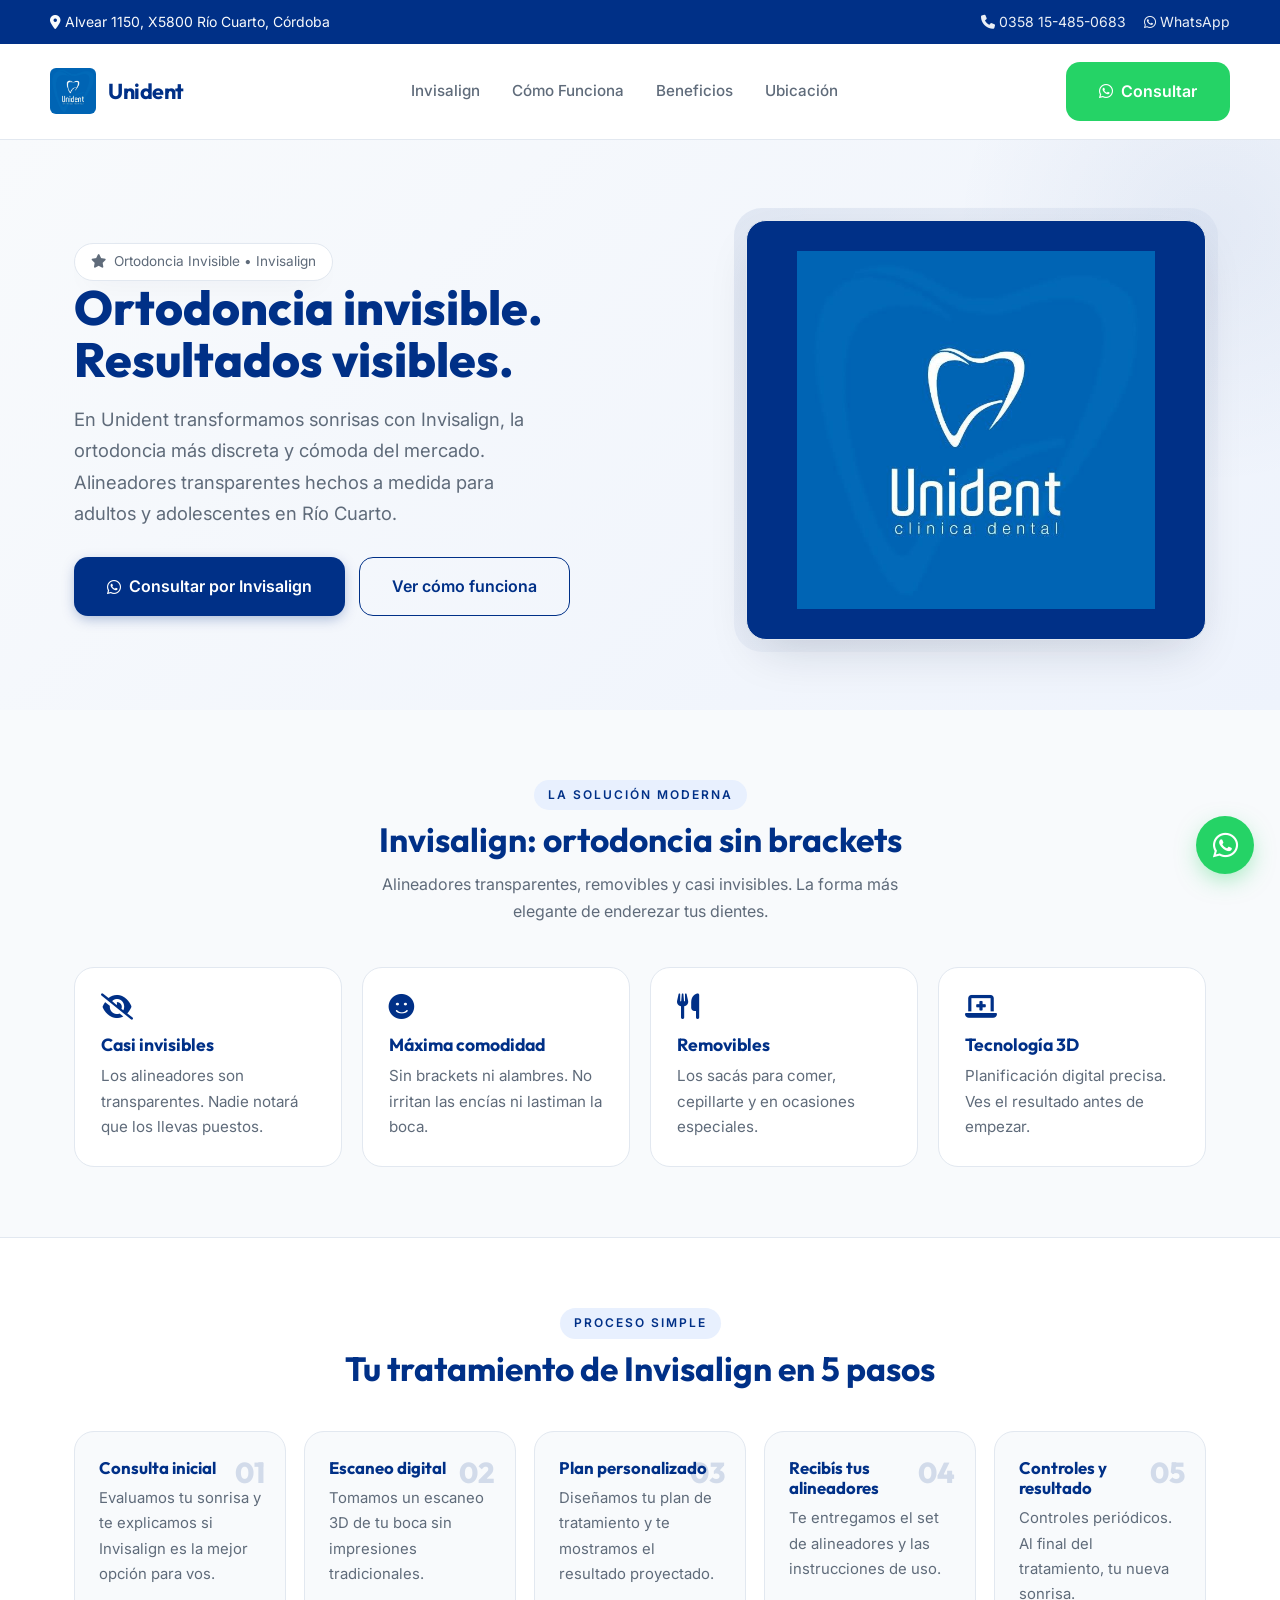
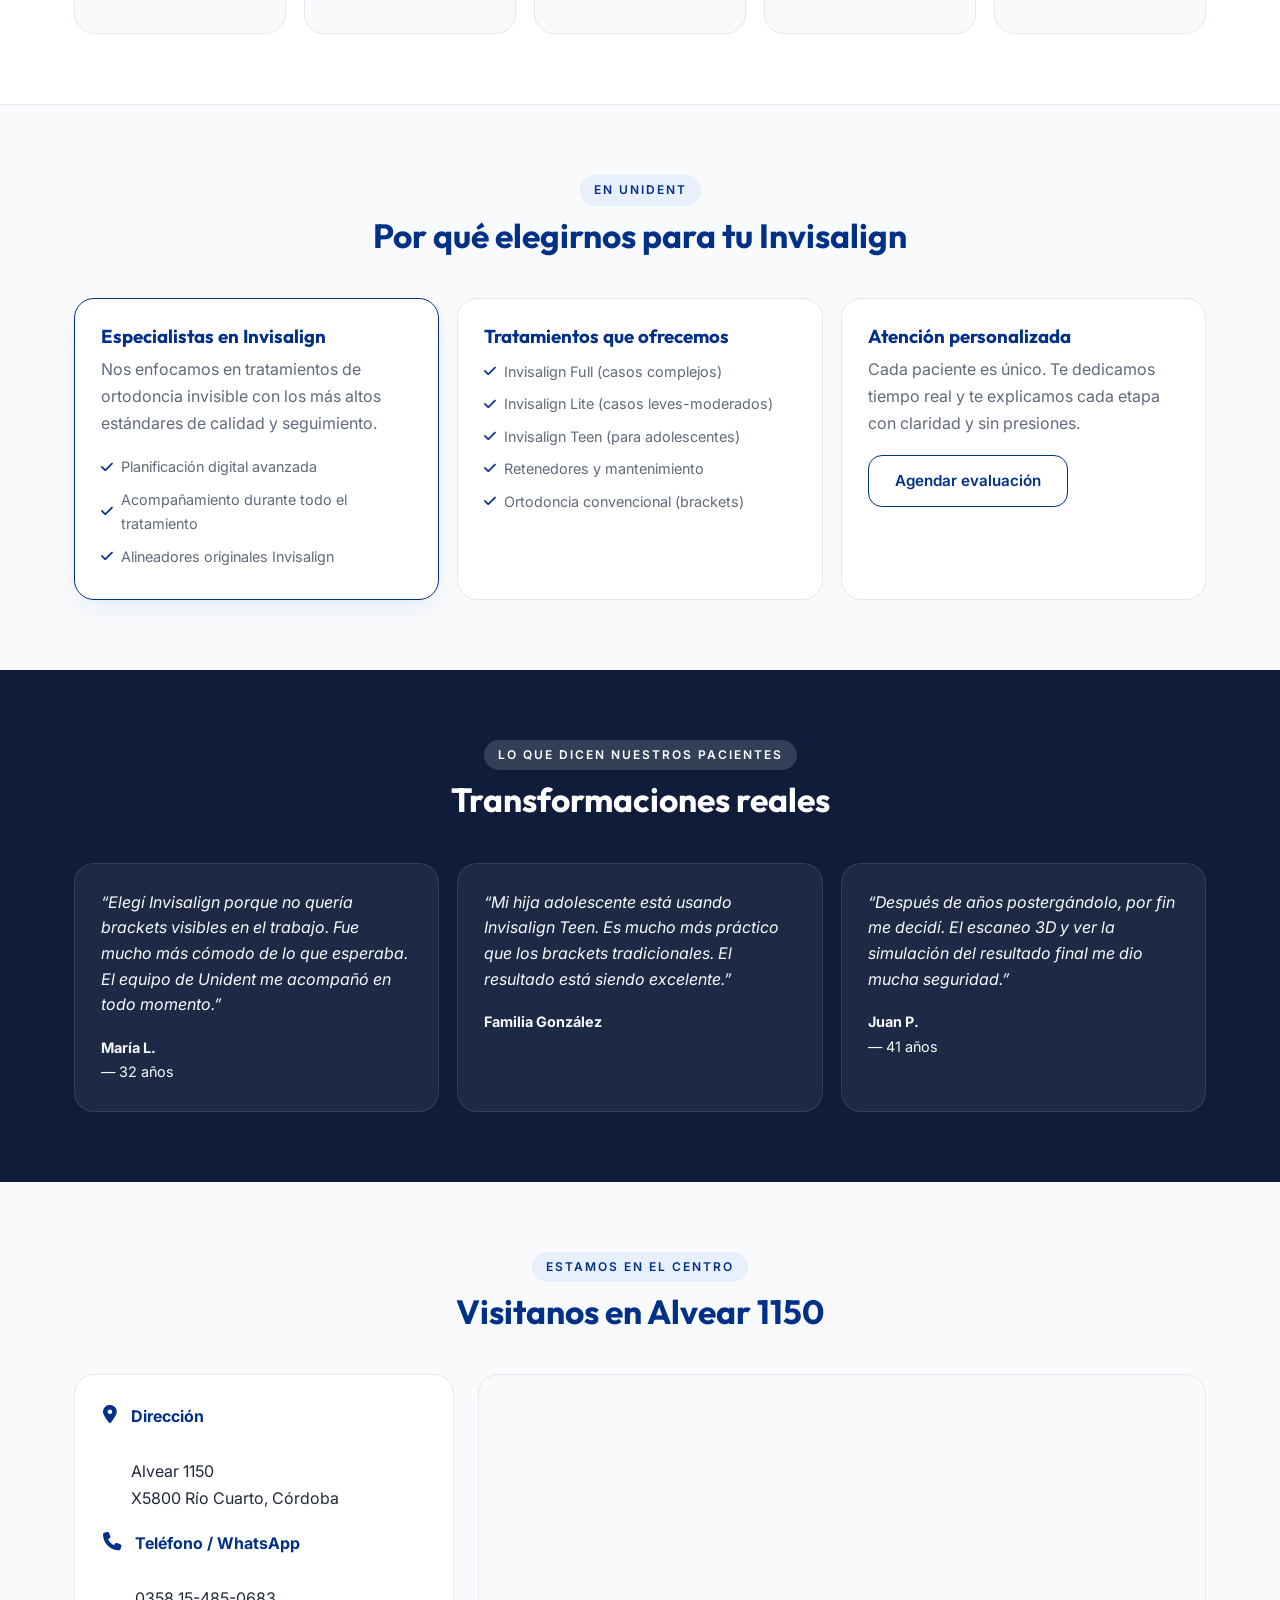
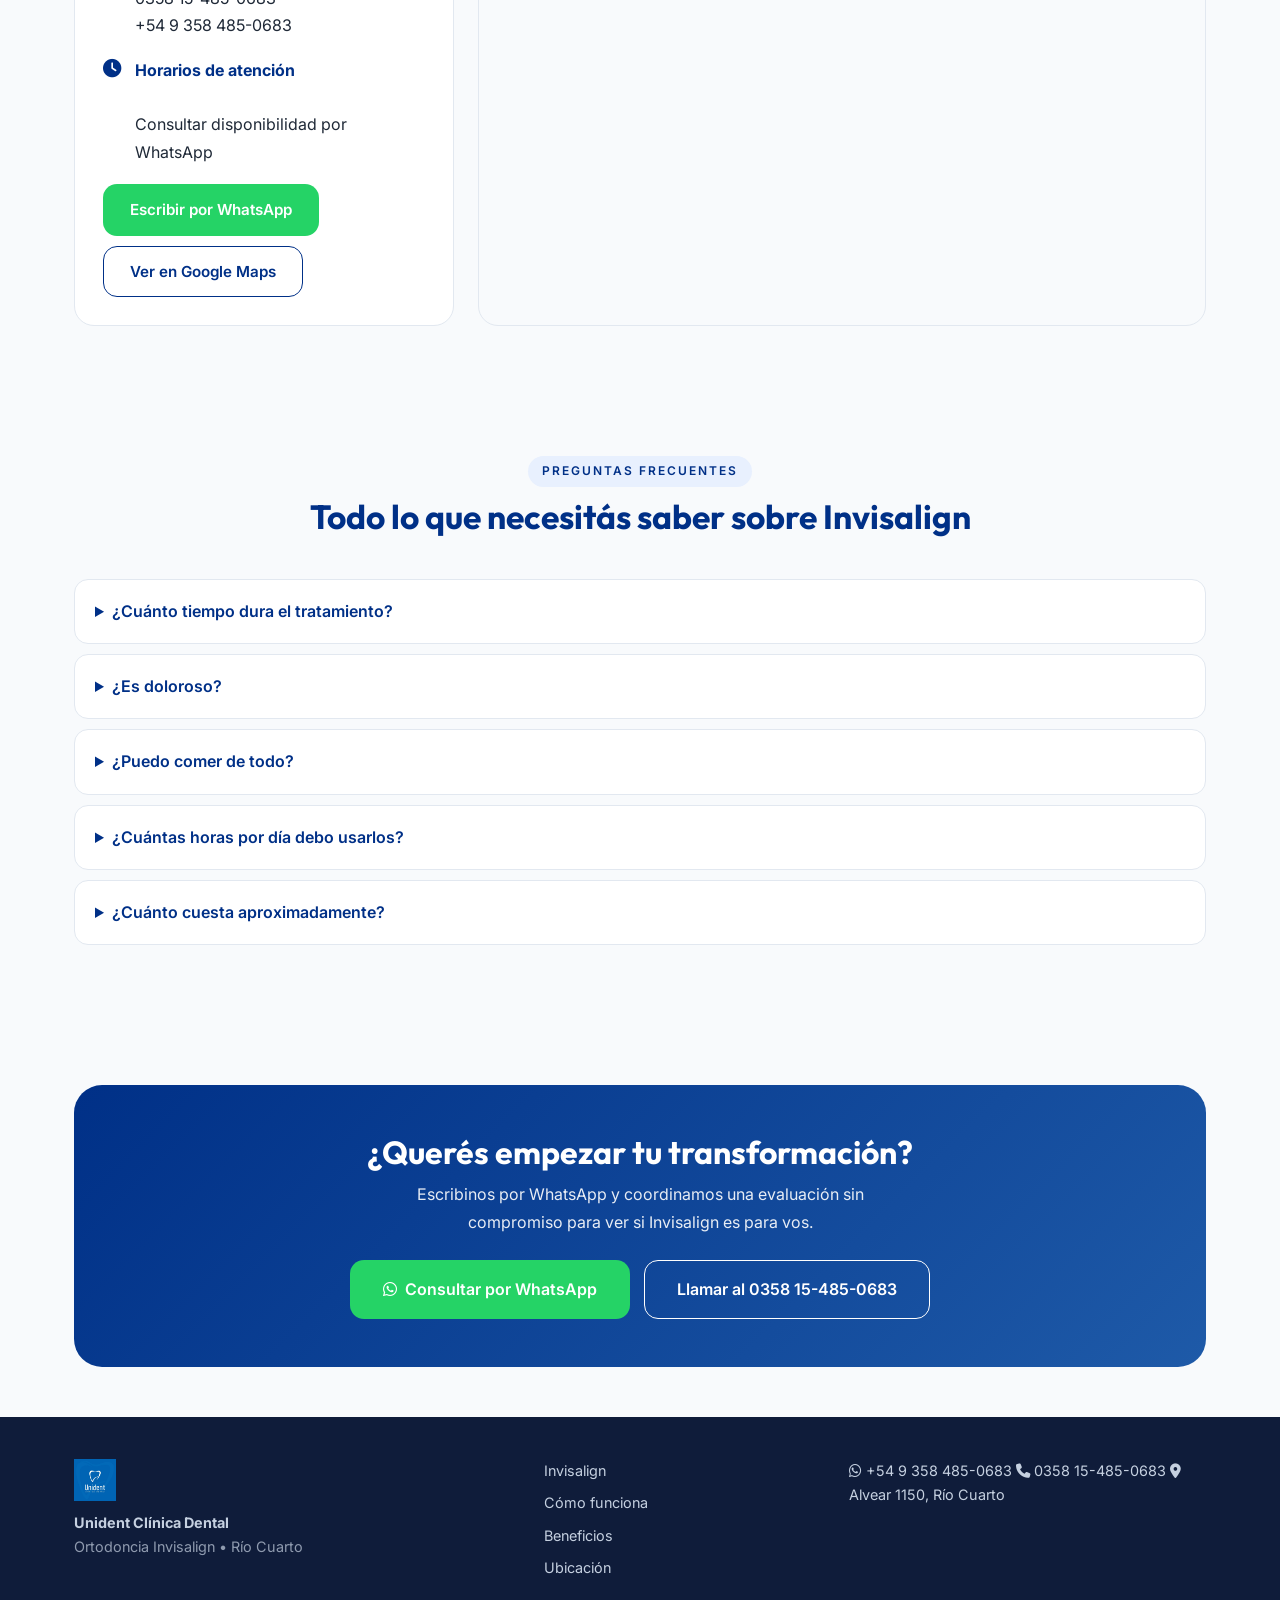
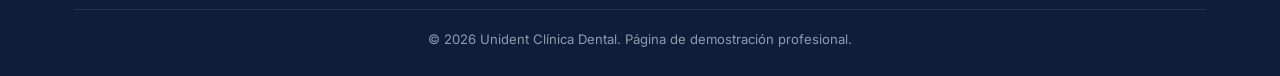
<file: Unident/index.html>
<!DOCTYPE html>
<html lang="es">
<head>
  <meta charset="UTF-8">
  <meta name="viewport" content="width=device-width, initial-scale=1.0">
  <meta name="description" content="Unident Clínica Dental en Río Cuarto. Especialistas en Ortodoncia Invisalign. Alvear 1150. Sonrisas perfectas con alineadores invisibles. Turnos por WhatsApp.">
  <meta name="keywords" content="Invisalign Río Cuarto, ortodoncia invisible, Unident, dentista Río Cuarto, Alvear 1150, alineadores invisibles, ortodoncia adultos">
  <meta name="author" content="Unident Clínica Dental">
  <title>Unident | Ortodoncia Invisalign en Río Cuarto</title>

  <!-- Open Graph -->
  <meta property="og:type" content="website">
  <meta property="og:title" content="Unident | Ortodoncia Invisalign en Río Cuarto">
  <meta property="og:description" content="Clínica dental especializada en ortodoncia invisible con Invisalign. Sonrisas discretas y elegantes en Alvear 1150, Río Cuarto.">
  <meta property="og:image" content="assets/logo.jpg">
  <meta property="og:url" content="https://cartup90.github.io/DemoWeb/Unident/">

  <link rel="icon" type="image/jpeg" href="assets/logo.jpg">

  <!-- Fonts -->
  <link rel="preconnect" href="https://fonts.googleapis.com">
  <link rel="preconnect" href="https://fonts.gstatic.com" crossorigin>
  <link href="https://fonts.googleapis.com/css2?family=Outfit:wght@400;500;600;700;800&family=Inter:wght@400;500;600&display=swap" rel="stylesheet">

  <!-- Font Awesome -->
  <link rel="stylesheet" href="https://cdnjs.cloudflare.com/ajax/libs/font-awesome/6.5.1/css/all.min.css">

  <link rel="stylesheet" href="styles.css">
</head>
<body>

  <!-- Top Bar -->
  <div class="top-bar">
    <div class="container top-bar-inner">
      <div>
        <i class="fas fa-map-marker-alt"></i> 
        Alvear 1150, X5800 Río Cuarto, Córdoba
      </div>
      <div style="display: flex; gap: 18px; align-items: center;">
        <a href="tel:+543584850683">
          <i class="fas fa-phone"></i> 0358 15-485-0683
        </a>
        <a href="https://wa.me/5493584850683?text=Hola%20Unident%2C%20quiero%20informaci%C3%B3n%20sobre%20Invisalign." target="_blank" rel="noopener">
          <i class="fab fa-whatsapp"></i> WhatsApp
        </a>
      </div>
    </div>
  </div>

  <!-- Header -->
  <header class="header">
    <div class="container nav">
      <a href="#hero" class="logo">
        <img src="assets/logo.jpg" alt="Unident Clínica Dental - Logo">
        <span class="logo-text">Unident</span>
      </a>

      <nav class="main-nav" id="mainNav">
        <a href="#invisalign">Invisalign</a>
        <a href="#proceso">Cómo Funciona</a>
        <a href="#beneficios">Beneficios</a>
        <a href="#ubicacion">Ubicación</a>
      </nav>

      <div class="nav-cta">
        <a href="https://wa.me/5493584850683?text=Hola%20Unident%2C%20me%20interesa%20Invisalign." 
           class="btn btn-wa btn-lg" target="_blank" rel="noopener">
          <i class="fab fa-whatsapp"></i> Consultar
        </a>
        <button class="nav-toggle" id="navToggle" aria-label="Menú">
          <i class="fas fa-bars"></i>
        </button>
      </div>
    </div>
  </header>

  <!-- HERO -->
  <section class="hero" id="hero">
    <div class="container hero-grid">
      <div class="hero-content">
        <div class="hero-badge">
          <i class="fas fa-star"></i> 
          <span>Ortodoncia Invisible • Invisalign</span>
        </div>
        
        <h1>Ortodoncia invisible.<br>Resultados visibles.</h1>
        
        <p class="subtitle">
          En Unident transformamos sonrisas con Invisalign, la ortodoncia más discreta y cómoda del mercado. 
          Alineadores transparentes hechos a medida para adultos y adolescentes en Río Cuarto.
        </p>

        <div class="hero-actions">
          <a href="https://wa.me/5493584850683?text=Hola%20Unident%2C%20quiero%20saber%20si%20soy%20candidato%20para%20Invisalign." 
             class="btn btn-primary btn-lg" target="_blank" rel="noopener">
            <i class="fab fa-whatsapp"></i> Consultar por Invisalign
          </a>
          <a href="#proceso" class="btn btn-outline btn-lg">Ver cómo funciona</a>
        </div>
      </div>

      <div class="hero-visual">
        <img src="assets/logo.jpg" alt="Unident - Ortodoncia Invisalign" style="max-height: 420px; object-fit: contain; background: #003087; padding: 30px; border-radius: 20px;">
      </div>
    </div>
  </section>

  <!-- INVISALIGN HIGHLIGHT -->
  <section class="benefits" id="invisalign">
    <div class="container">
      <div class="section-head">
        <span class="eyebrow">La solución moderna</span>
        <h2>Invisalign: ortodoncia sin brackets</h2>
        <p class="lead">Alineadores transparentes, removibles y casi invisibles. La forma más elegante de enderezar tus dientes.</p>
      </div>

      <div class="benefits-grid">
        <div class="benefit-card">
          <i class="fas fa-eye-slash"></i>
          <h3>Casi invisibles</h3>
          <p>Los alineadores son transparentes. Nadie notará que los llevas puestos.</p>
        </div>
        <div class="benefit-card">
          <i class="fas fa-smile"></i>
          <h3>Máxima comodidad</h3>
          <p>Sin brackets ni alambres. No irritan las encías ni lastiman la boca.</p>
        </div>
        <div class="benefit-card">
          <i class="fas fa-utensils"></i>
          <h3>Removibles</h3>
          <p>Los sacás para comer, cepillarte y en ocasiones especiales.</p>
        </div>
        <div class="benefit-card">
          <i class="fas fa-laptop-medical"></i>
          <h3>Tecnología 3D</h3>
          <p>Planificación digital precisa. Ves el resultado antes de empezar.</p>
        </div>
      </div>
    </div>
  </section>

  <!-- PROCESS -->
  <section class="process" id="proceso">
    <div class="container">
      <div class="section-head">
        <span class="eyebrow">Proceso simple</span>
        <h2>Tu tratamiento de Invisalign en 5 pasos</h2>
      </div>

      <div class="steps">
        <div class="step">
          <div class="step-number">01</div>
          <h4>Consulta inicial</h4>
          <p>Evaluamos tu sonrisa y te explicamos si Invisalign es la mejor opción para vos.</p>
        </div>
        <div class="step">
          <div class="step-number">02</div>
          <h4>Escaneo digital</h4>
          <p>Tomamos un escaneo 3D de tu boca sin impresiones tradicionales.</p>
        </div>
        <div class="step">
          <div class="step-number">03</div>
          <h4>Plan personalizado</h4>
          <p>Diseñamos tu plan de tratamiento y te mostramos el resultado proyectado.</p>
        </div>
        <div class="step">
          <div class="step-number">04</div>
          <h4>Recibís tus alineadores</h4>
          <p>Te entregamos el set de alineadores y las instrucciones de uso.</p>
        </div>
        <div class="step">
          <div class="step-number">05</div>
          <h4>Controles y resultado</h4>
          <p>Controles periódicos. Al final del tratamiento, tu nueva sonrisa.</p>
        </div>
      </div>
    </div>
  </section>

  <!-- BENEFITS & SERVICES -->
  <section class="services" id="beneficios">
    <div class="container">
      <div class="section-head">
        <span class="eyebrow">En Unident</span>
        <h2>Por qué elegirnos para tu Invisalign</h2>
      </div>

      <div class="services-grid">
        <div class="service-card featured">
          <h3>Especialistas en Invisalign</h3>
          <p>Nos enfocamos en tratamientos de ortodoncia invisible con los más altos estándares de calidad y seguimiento.</p>
          <ul class="service-list">
            <li><i class="fas fa-check"></i> Planificación digital avanzada</li>
            <li><i class="fas fa-check"></i> Acompañamiento durante todo el tratamiento</li>
            <li><i class="fas fa-check"></i> Alineadores originales Invisalign</li>
          </ul>
        </div>

        <div class="service-card">
          <h3>Tratamientos que ofrecemos</h3>
          <ul class="service-list">
            <li><i class="fas fa-check"></i> Invisalign Full (casos complejos)</li>
            <li><i class="fas fa-check"></i> Invisalign Lite (casos leves-moderados)</li>
            <li><i class="fas fa-check"></i> Invisalign Teen (para adolescentes)</li>
            <li><i class="fas fa-check"></i> Retenedores y mantenimiento</li>
            <li><i class="fas fa-check"></i> Ortodoncia convencional (brackets)</li>
          </ul>
        </div>

        <div class="service-card">
          <h3>Atención personalizada</h3>
          <p>Cada paciente es único. Te dedicamos tiempo real y te explicamos cada etapa con claridad y sin presiones.</p>
          <div style="margin-top: 18px;">
            <a href="https://wa.me/5493584850683?text=Hola%20Unident%2C%20quiero%20una%20evaluaci%C3%B3n%20para%20Invisalign." 
               class="btn btn-outline" target="_blank" rel="noopener">Agendar evaluación</a>
          </div>
        </div>
      </div>
    </div>
  </section>

  <!-- TESTIMONIALS -->
  <section class="testimonials">
    <div class="container">
      <div class="section-head">
        <span class="eyebrow" style="background: rgba(255,255,255,0.15); color: white;">Lo que dicen nuestros pacientes</span>
        <h2>Transformaciones reales</h2>
      </div>

      <div class="testimonial-grid">
        <div class="testimonial">
          <p>“Elegí Invisalign porque no quería brackets visibles en el trabajo. Fue mucho más cómodo de lo que esperaba. El equipo de Unident me acompañó en todo momento.”</p>
          <div class="testimonial-author">
            <strong>María L.</strong> — 32 años
          </div>
        </div>
        <div class="testimonial">
          <p>“Mi hija adolescente está usando Invisalign Teen. Es mucho más práctico que los brackets tradicionales. El resultado está siendo excelente.”</p>
          <div class="testimonial-author">
            <strong>Familia González</strong>
          </div>
        </div>
        <div class="testimonial">
          <p>“Después de años postergándolo, por fin me decidí. El escaneo 3D y ver la simulación del resultado final me dio mucha seguridad.”</p>
          <div class="testimonial-author">
            <strong>Juan P.</strong> — 41 años
          </div>
        </div>
      </div>
    </div>
  </section>

  <!-- LOCATION -->
  <section class="location" id="ubicacion">
    <div class="container">
      <div class="section-head">
        <span class="eyebrow">Estamos en el centro</span>
        <h2>Visitanos en Alvear 1150</h2>
      </div>

      <div class="location-grid">
        <div class="location-card">
          <div class="loc-row">
            <i class="fas fa-map-marker-alt"></i>
            <div>
              <strong>Dirección</strong><br>
              Alvear 1150<br>
              X5800 Río Cuarto, Córdoba
            </div>
          </div>
          <div class="loc-row">
            <i class="fas fa-phone"></i>
            <div>
              <strong>Teléfono / WhatsApp</strong><br>
              <a href="tel:+543584850683">0358 15-485-0683</a><br>
              <a href="https://wa.me/5493584850683" target="_blank" rel="noopener">+54 9 358 485-0683</a>
            </div>
          </div>
          <div class="loc-row">
            <i class="fas fa-clock"></i>
            <div>
              <strong>Horarios de atención</strong><br>
              Consultar disponibilidad por WhatsApp
            </div>
          </div>

          <div style="margin-top: 18px; display: flex; gap: 10px; flex-wrap: wrap;">
            <a href="https://wa.me/5493584850683?text=Hola%20Unident%2C%20quiero%20coordinar%20una%20consulta." 
               class="btn btn-wa" target="_blank" rel="noopener">Escribir por WhatsApp</a>
            <a href="https://www.google.com/maps/place/Unident/@-33.1277687,-64.3519657,17z" 
               class="btn btn-outline" target="_blank" rel="noopener">Ver en Google Maps</a>
          </div>
        </div>

        <div class="map-container">
          <iframe 
            src="https://maps.google.com/maps?q=-33.1277687,-64.3519657&hl=es&z=17&output=embed" 
            loading="lazy" allowfullscreen="" 
            title="Ubicación Unident - Alvear 1150, Río Cuarto">
          </iframe>
        </div>
      </div>
    </div>
  </section>

  <!-- FAQ -->
  <section class="faq">
    <div class="container">
      <div class="section-head">
        <span class="eyebrow">Preguntas frecuentes</span>
        <h2>Todo lo que necesitás saber sobre Invisalign</h2>
      </div>

      <div class="faq-list">
        <details>
          <summary>¿Cuánto tiempo dura el tratamiento?</summary>
          <p>Depende de la complejidad de cada caso. En promedio entre 6 y 18 meses. En la primera consulta te damos un estimado preciso.</p>
        </details>
        <details>
          <summary>¿Es doloroso?</summary>
          <p>Es normal sentir una leve presión los primeros días de cada nuevo alineador. Es mucho más cómodo que los brackets tradicionales.</p>
        </details>
        <details>
          <summary>¿Puedo comer de todo?</summary>
          <p>Sí. Sacás los alineadores para comer y beber (excepto agua). Luego los volvés a colocar después de cepillarte.</p>
        </details>
        <details>
          <summary>¿Cuántas horas por día debo usarlos?</summary>
          <p>Se recomienda usarlos entre 20 y 22 horas diarias para obtener los mejores resultados.</p>
        </details>
        <details>
          <summary>¿Cuánto cuesta aproximadamente?</summary>
          <p>El precio varía según la complejidad. Te damos un presupuesto personalizado después de la evaluación inicial.</p>
        </details>
      </div>
    </div>
  </section>

  <!-- FINAL CTA -->
  <section class="final-cta">
    <div class="container">
      <div class="cta-box">
        <h2>¿Querés empezar tu transformación?</h2>
        <p>Escribinos por WhatsApp y coordinamos una evaluación sin compromiso para ver si Invisalign es para vos.</p>
        
        <div class="cta-actions">
          <a href="https://wa.me/5493584850683?text=Hola%20Unident%2C%20quiero%20informaci%C3%B3n%20sobre%20Invisalign." 
             class="btn btn-wa btn-lg" target="_blank" rel="noopener">
            <i class="fab fa-whatsapp"></i> Consultar por WhatsApp
          </a>
          <a href="tel:+543584850683" class="btn btn-outline btn-lg" style="border-color: white; color: white;">
            Llamar al 0358 15-485-0683
          </a>
        </div>
      </div>
    </div>
  </section>

  <!-- Footer -->
  <footer class="footer">
    <div class="container">
      <div class="footer-main">
        <div>
          <div class="footer-logo">
            <img src="assets/logo.jpg" alt="Unident">
          </div>
          <strong>Unident Clínica Dental</strong><br>
          <span style="opacity:0.7;">Ortodoncia Invisalign • Río Cuarto</span>
        </div>

        <div class="footer-links">
          <a href="#invisalign">Invisalign</a>
          <a href="#proceso">Cómo funciona</a>
          <a href="#beneficios">Beneficios</a>
          <a href="#ubicacion">Ubicación</a>
        </div>

        <div class="footer-contact">
          <a href="https://wa.me/5493584850683" target="_blank" rel="noopener">
            <i class="fab fa-whatsapp"></i> +54 9 358 485-0683
          </a>
          <a href="tel:+543584850683">
            <i class="fas fa-phone"></i> 0358 15-485-0683
          </a>
          <a href="https://www.google.com/maps/place/Unident/@-33.1277687,-64.3519657,17z" target="_blank" rel="noopener">
            <i class="fas fa-map-marker-alt"></i> Alvear 1150, Río Cuarto
          </a>
        </div>
      </div>

      <div class="footer-bottom">
        <p>© <span id="year"></span> Unident Clínica Dental. Página de demostración profesional.</p>
      </div>
    </div>
  </footer>

  <!-- Floating WhatsApp -->
  <a href="https://wa.me/5493584850683?text=Hola%20Unident%2C%20quiero%20consultar%20por%20Invisalign." 
     class="wa-float" target="_blank" rel="noopener" aria-label="Contactar por WhatsApp">
    <i class="fab fa-whatsapp"></i>
  </a>

  <script src="script.js"></script>
</body>
</html>
</file>
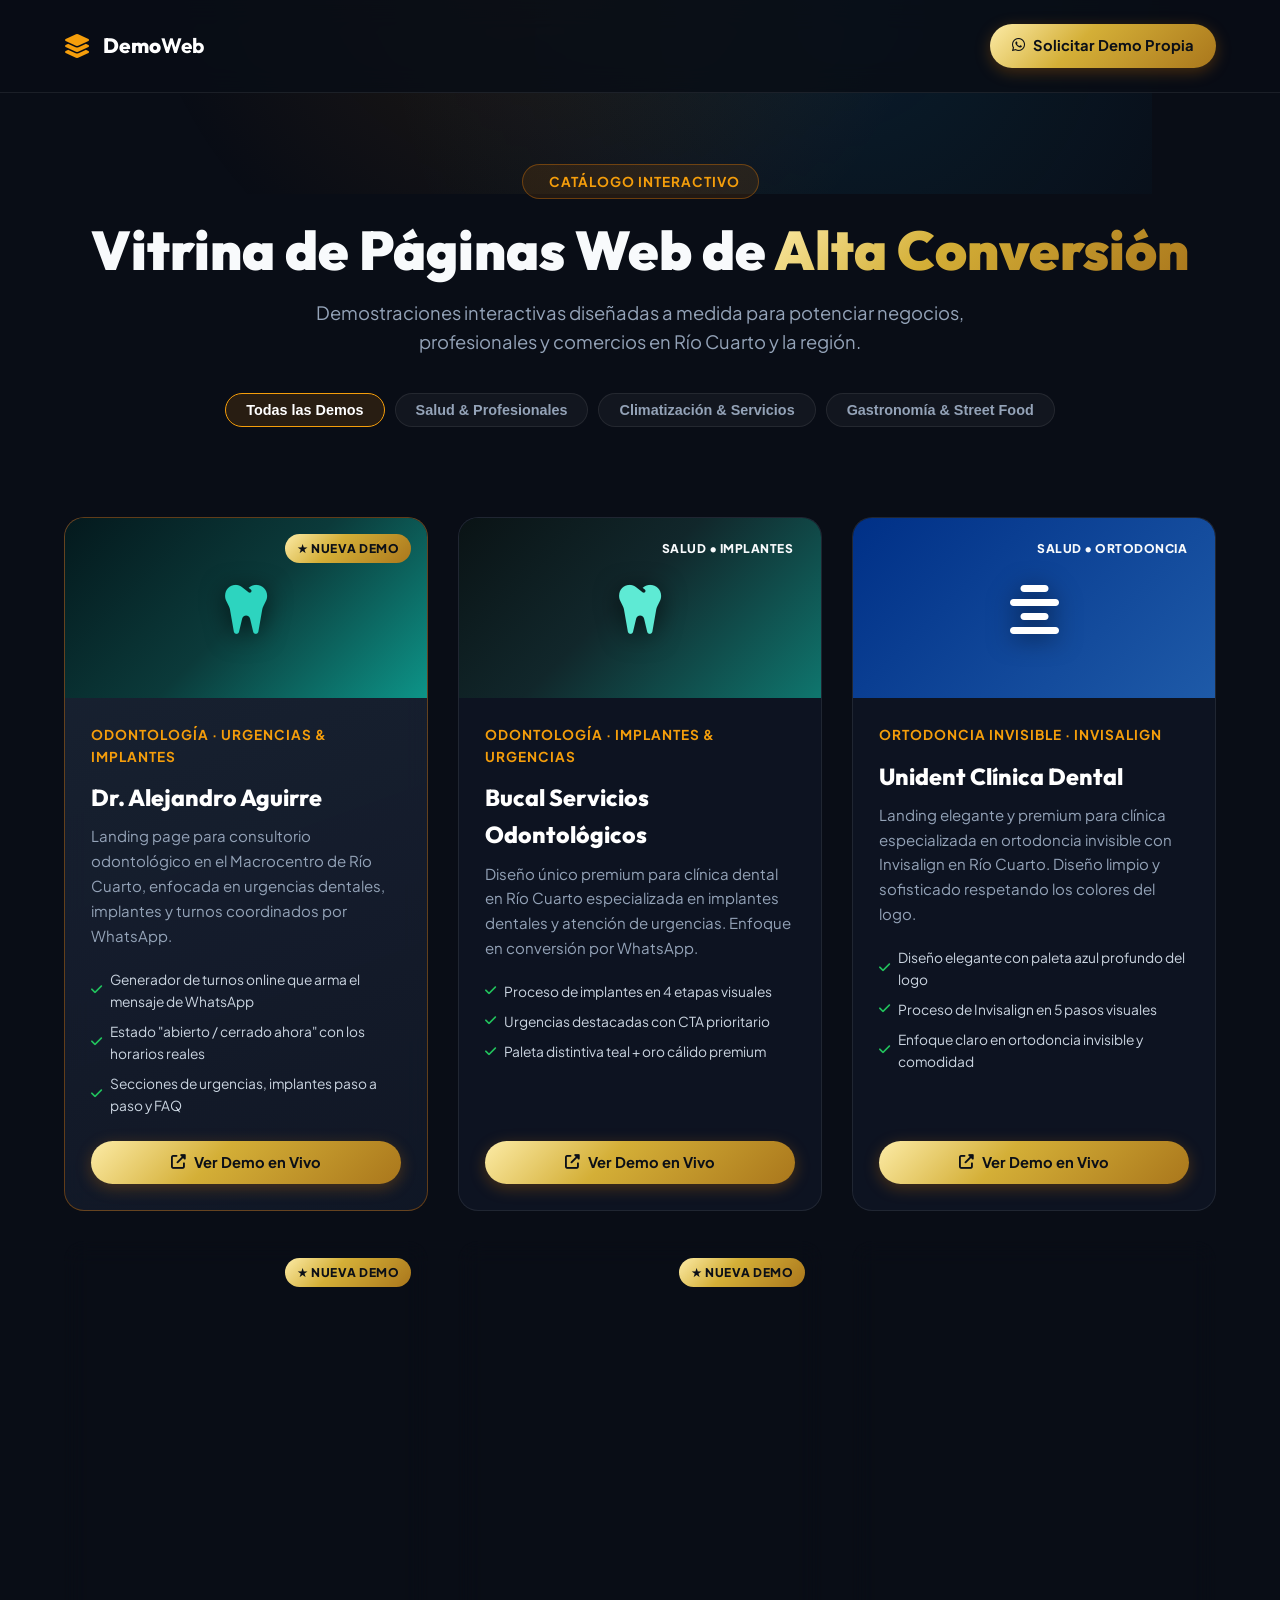
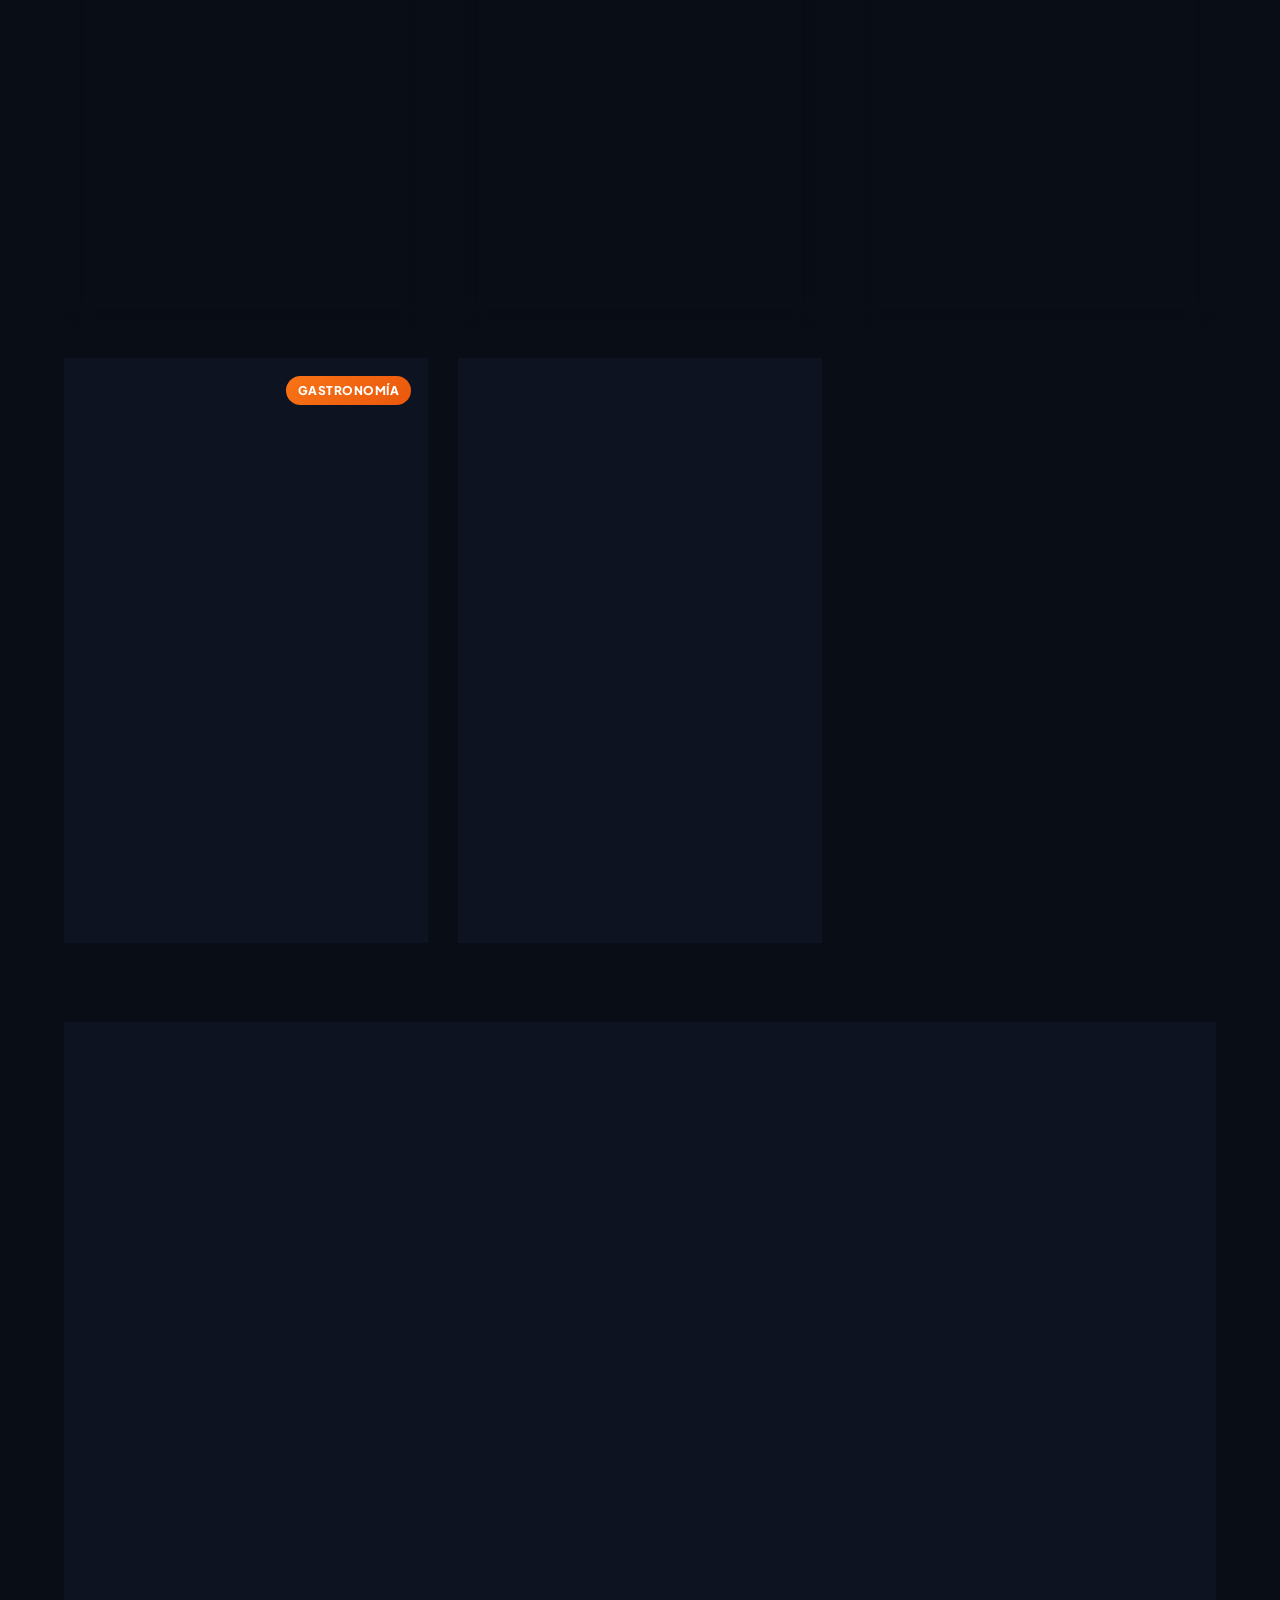
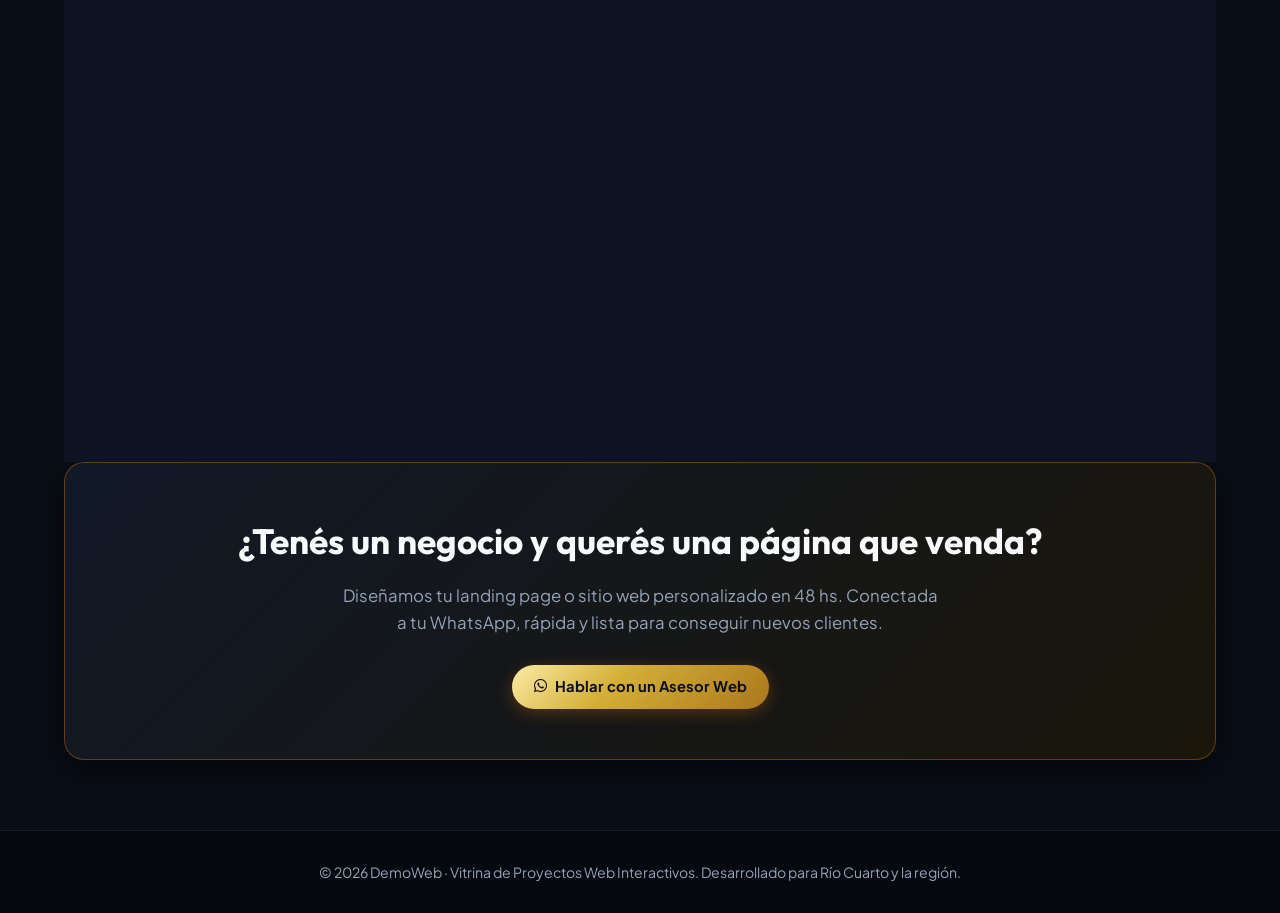
<file: demos.html>
<!DOCTYPE html>
<html lang="es">
<head>
  <meta charset="UTF-8">
  <meta name="viewport" content="width=device-width, initial-scale=1.0">
  <meta name="description" content="Vitrina de demostraciones web interactivas para negocios de Río Cuarto y la región. Páginas web modernas, rápidas y optimizadas para ventas por WhatsApp.">
  <title>Vitrina de Demos Web | Páginas de Alta Conversión</title>

  <!-- Google Fonts -->
  <link rel="preconnect" href="https://fonts.googleapis.com">
  <link rel="preconnect" href="https://fonts.gstatic.com" crossorigin>
  <link href="https://fonts.googleapis.com/css2?family=Outfit:wght@400;500;600;700;800;900&family=Plus+Jakarta+Sans:wght@400;500;600;700;800&display=swap" rel="stylesheet">

  <!-- FontAwesome 6 -->
  <link rel="stylesheet" href="https://cdnjs.cloudflare.com/ajax/libs/font-awesome/6.5.1/css/all.min.css">

  <style>
    :root {
      --bg-dark: #090d16;
      --bg-card: rgba(17, 24, 39, 0.7);
      --bg-card-hover: rgba(30, 41, 59, 0.9);
      --border-color: rgba(255, 255, 255, 0.08);
      --border-accent: rgba(217, 119, 6, 0.4);
      --primary-accent: #f59e0b;
      --gold-gradient: linear-gradient(135deg, #fceba6 0%, #d4af37 40%, #aa771c 100%);
      --cyan-gradient: linear-gradient(135deg, #38bdf8 0%, #0284c7 100%);
      --text-main: #f8fafc;
      --text-muted: #94a3b8;
      --radius-sm: 8px;
      --radius-md: 14px;
      --radius-lg: 20px;
      --radius-full: 9999px;
      --transition: all 0.25s cubic-bezier(0.16, 1, 0.3, 1);
    }

    * {
      box-sizing: border-box;
      margin: 0;
      padding: 0;
    }

    body {
      font-family: 'Plus Jakarta Sans', sans-serif;
      background-color: var(--bg-dark);
      color: var(--text-main);
      line-height: 1.6;
      overflow-x: hidden;
      min-height: 100vh;
      display: flex;
      flex-direction: column;
    }

    /* Mesh Glow */
    body::before {
      content: '';
      position: fixed;
      top: -20vw;
      left: 50%;
      transform: translateX(-50%);
      width: 80vw;
      height: 50vh;
      background: radial-gradient(circle at 40% 40%, rgba(217, 119, 6, 0.12) 0%, transparent 60%),
                  radial-gradient(circle at 70% 60%, rgba(14, 165, 233, 0.1) 0%, transparent 60%);
      z-index: -1;
      pointer-events: none;
    }

    .container {
      width: 100%;
      max-width: 1200px;
      margin: 0 auto;
      padding: 0 24px;
    }

    header {
      padding: 24px 0;
      border-bottom: 1px solid var(--border-color);
      background: rgba(9, 13, 22, 0.85);
      backdrop-filter: blur(14px);
      position: sticky;
      top: 0;
      z-index: 100;
    }

    .header-nav {
      display: flex;
      justify-content: space-between;
      align-items: center;
    }

    .brand-logo {
      display: flex;
      align-items: center;
      gap: 12px;
      font-family: 'Outfit', sans-serif;
      font-weight: 800;
      font-size: 1.3rem;
      color: #fff;
      text-decoration: none;
    }

    .brand-logo i {
      color: var(--primary-accent);
      font-size: 1.5rem;
    }

    .btn {
      display: inline-flex;
      align-items: center;
      gap: 8px;
      padding: 10px 22px;
      border-radius: var(--radius-full);
      font-weight: 700;
      font-size: 0.92rem;
      text-decoration: none;
      transition: var(--transition);
      cursor: pointer;
      border: none;
    }

    .btn-gold {
      background: var(--gold-gradient);
      color: #0b0f17;
      box-shadow: 0 4px 16px rgba(217, 119, 6, 0.3);
    }

    .btn-gold:hover {
      transform: translateY(-2px);
      box-shadow: 0 8px 24px rgba(217, 119, 6, 0.5);
    }

    .btn-outline {
      background: rgba(255, 255, 255, 0.05);
      color: var(--text-main);
      border: 1px solid var(--border-color);
    }

    .btn-outline:hover {
      background: rgba(255, 255, 255, 0.12);
      border-color: rgba(255, 255, 255, 0.25);
    }

    /* Hero */
    .hero {
      text-align: center;
      padding: 70px 0 40px;
    }

    .hero-badge {
      display: inline-flex;
      align-items: center;
      gap: 8px;
      padding: 6px 18px;
      border-radius: var(--radius-full);
      background: rgba(217, 119, 6, 0.12);
      border: 1px solid var(--border-accent);
      color: var(--primary-accent);
      font-size: 0.85rem;
      font-weight: 700;
      text-transform: uppercase;
      letter-spacing: 1px;
      margin-bottom: 20px;
    }

    .hero h1 {
      font-family: 'Outfit', sans-serif;
      font-size: clamp(2.2rem, 4.5vw, 3.4rem);
      font-weight: 900;
      line-height: 1.15;
      margin-bottom: 16px;
    }

    .hero h1 span {
      background: var(--gold-gradient);
      -webkit-background-clip: text;
      -webkit-text-fill-color: transparent;
    }

    .hero p {
      color: var(--text-muted);
      font-size: 1.15rem;
      max-width: 680px;
      margin: 0 auto 36px;
    }

    /* Filter Bar */
    .filter-bar {
      display: flex;
      justify-content: center;
      flex-wrap: wrap;
      gap: 10px;
      margin-bottom: 50px;
    }

    .filter-btn {
      padding: 8px 20px;
      border-radius: var(--radius-full);
      background: rgba(255, 255, 255, 0.04);
      border: 1px solid var(--border-color);
      color: var(--text-muted);
      font-size: 0.9rem;
      font-weight: 600;
      cursor: pointer;
      transition: var(--transition);
    }

    .filter-btn:hover,
    .filter-btn.active {
      background: rgba(217, 119, 6, 0.15);
      border-color: var(--primary-accent);
      color: #fff;
    }

    /* Demos Grid */
    .demos-grid {
      display: grid;
      grid-template-columns: repeat(auto-fit, minmax(340px, 1fr));
      gap: 30px;
      margin-bottom: 80px;
    }

    .demo-card {
      background: var(--bg-card);
      border: 1px solid var(--border-color);
      border-radius: var(--radius-lg);
      overflow: hidden;
      display: flex;
      flex-direction: column;
      justify-content: space-between;
      backdrop-filter: blur(12px);
      transition: var(--transition);
      position: relative;
    }

    .demo-card:hover {
      transform: translateY(-8px);
      border-color: var(--border-accent);
      box-shadow: 0 16px 36px rgba(0, 0, 0, 0.6), 0 0 25px rgba(217, 119, 6, 0.2);
    }

    .demo-card.featured {
      border-color: var(--border-accent);
      background: linear-gradient(160deg, rgba(30, 41, 59, 0.8) 0%, rgba(17, 24, 39, 0.9) 100%);
    }

    .card-banner {
      height: 180px;
      background: linear-gradient(135deg, #1e293b, #0f172a);
      position: relative;
      display: flex;
      align-items: center;
      justify-content: center;
      overflow: hidden;
    }

    .card-banner::before {
      content: '';
      position: absolute;
      inset: 0;
      background-size: cover;
      background-position: center;
      opacity: 0.25;
      transition: transform 0.4s ease;
    }

    .demo-card:hover .card-banner::before {
      transform: scale(1.06);
    }

    .banner-icon {
      font-size: 3.5rem;
      position: relative;
      z-index: 2;
      filter: drop-shadow(0 4px 12px rgba(0,0,0,0.6));
    }

    .demo-tag {
      position: absolute;
      top: 16px;
      right: 16px;
      z-index: 3;
      padding: 5px 12px;
      border-radius: var(--radius-full);
      font-size: 0.75rem;
      font-weight: 800;
      text-transform: uppercase;
      letter-spacing: 0.5px;
    }

    .tag-new {
      background: var(--gold-gradient);
      color: #0b0f17;
    }

    .tag-food {
      background: linear-gradient(135deg, #f97316, #ea580c);
      color: #fff;
    }

    .tag-pizza {
      background: linear-gradient(135deg, #ef4444, #b91c1c);
      color: #fff;
    }

    .tag-salud {
      background: linear-gradient(135deg, #2dd4bf, #0d9488);
      color: #04191a;
    }

    .card-body {
      padding: 26px;
      flex-grow: 1;
      display: flex;
      flex-direction: column;
      justify-content: space-between;
    }

    .card-title {
      font-family: 'Outfit', sans-serif;
      font-size: 1.45rem;
      font-weight: 800;
      margin-bottom: 8px;
      color: #fff;
    }

    .card-subtitle {
      font-size: 0.85rem;
      font-weight: 700;
      color: var(--primary-accent);
      text-transform: uppercase;
      letter-spacing: 1px;
      margin-bottom: 12px;
    }

    .card-desc {
      color: var(--text-muted);
      font-size: 0.94rem;
      line-height: 1.65;
      margin-bottom: 20px;
    }

    .card-features {
      list-style: none;
      margin-bottom: 24px;
    }

    .card-features li {
      display: flex;
      align-items: center;
      gap: 8px;
      font-size: 0.86rem;
      color: #cbd5e1;
      margin-bottom: 8px;
    }

    .card-features li i {
      color: #22c55e;
      font-size: 0.8rem;
    }

    .card-footer {
      display: flex;
      gap: 12px;
    }

    .card-footer .btn {
      flex: 1;
      justify-content: center;
    }

    /* CTA Section */
    .cta-hub {
      background: linear-gradient(135deg, #111827 0%, #1a160a 100%);
      border: 1px solid var(--border-accent);
      border-radius: var(--radius-lg);
      padding: 50px 30px;
      text-align: center;
      margin-bottom: 70px;
      box-shadow: 0 10px 30px rgba(0, 0, 0, 0.5);
    }

    .cta-hub h2 {
      font-family: 'Outfit', sans-serif;
      font-size: 2.2rem;
      margin-bottom: 14px;
    }

    .cta-hub p {
      color: var(--text-muted);
      max-width: 600px;
      margin: 0 auto 28px;
      font-size: 1.05rem;
    }

    /* Footer */
    footer {
      margin-top: auto;
      border-top: 1px solid var(--border-color);
      padding: 30px 0;
      text-align: center;
      color: var(--text-muted);
      font-size: 0.88rem;
      background: #05080e;
    }

    @media (max-width: 768px) {
      .demos-grid {
        grid-template-columns: 1fr;
      }
      .card-footer {
        flex-direction: column;
      }
    }
  </style>
</head>
<body>

  <!-- Header -->
  <header>
    <div class="container header-nav">
      <a href="#" class="brand-logo">
        <i class="fas fa-layer-group"></i>
        <span>Demo<strong>Web</strong></span>
      </a>
      <a href="https://wa.me/5493585608356?text=Hola!%20Vi%20la%20vitrina%20de%20demos%20y%20quiero%20cotizar%20una%20web%20para%20mi%20negocio." class="btn btn-gold" target="_blank" rel="noopener">
        <i class="fab fa-whatsapp"></i> Solicitar Demo Propia
      </a>
    </div>
  </header>

  <!-- Main Content -->
  <main class="container">
    <!-- Hero -->
    <section class="hero">
      <span class="hero-badge"><i class="fas fa-sparkles"></i> Catálogo Interactivo</span>
      <h1>Vitrina de Páginas Web de <span>Alta Conversión</span></h1>
      <p>Demostraciones interactivas diseñadas a medida para potenciar negocios, profesionales y comercios en Río Cuarto y la región.</p>

      <!-- Filter buttons -->
      <div class="filter-bar">
        <button class="filter-btn active" data-filter="all">Todas las Demos</button>
        <button class="filter-btn" data-filter="salud">Salud & Profesionales</button>
        <button class="filter-btn" data-filter="servicios">Climatización & Servicios</button>
        <button class="filter-btn" data-filter="gastronomia">Gastronomía & Street Food</button>
      </div>
    </section>

    <!-- Demos Grid -->
    <section class="demos-grid" id="demosGrid">

      <!-- Demo: Odontólogo Dr. Alejandro Aguirre -->
      <article class="demo-card featured" data-category="salud">
        <div class="card-banner" style="background: linear-gradient(135deg, #04191d 0%, #0b3a3a 50%, #0d9488 100%);">
          <span class="demo-tag tag-new">★ Nueva Demo</span>
          <div class="banner-icon" style="color: #2dd4bf;">
            <i class="fas fa-tooth"></i>
          </div>
        </div>
        <div class="card-body">
          <div>
            <div class="card-subtitle">Odontología · Urgencias & Implantes</div>
            <h2 class="card-title">Dr. Alejandro Aguirre</h2>
            <p class="card-desc">
              Landing page para consultorio odontológico en el Macrocentro de Río Cuarto, enfocada en urgencias dentales, implantes y turnos coordinados por WhatsApp.
            </p>
            <ul class="card-features">
              <li><i class="fas fa-check"></i> Generador de turnos online que arma el mensaje de WhatsApp</li>
              <li><i class="fas fa-check"></i> Estado "abierto / cerrado ahora" con los horarios reales</li>
              <li><i class="fas fa-check"></i> Secciones de urgencias, implantes paso a paso y FAQ</li>
            </ul>
          </div>
          <div class="card-footer">
            <a href="dr-alejandro-aguirre-odontologia/index.html" class="btn btn-gold">
              <i class="fas fa-external-link-alt"></i> Ver Demo en Vivo
            </a>
          </div>
        </div>
      </article>
      
      <!-- Demo: Bucal Servicios Odontológicos -->
      <article class="demo-card" data-category="salud">
        <div class="card-banner" style="background: linear-gradient(135deg, #0a1315 0%, #11272b 45%, #0f766e 100%);">
          <span class="demo-tag">Salud • Implantes</span>
          <div class="banner-icon" style="color: #5eead4;">
            <i class="fas fa-tooth"></i>
          </div>
        </div>
        <div class="card-body">
          <div>
            <div class="card-subtitle">Odontología · Implantes & Urgencias</div>
            <h2 class="card-title">Bucal Servicios Odontológicos</h2>
            <p class="card-desc">
              Diseño único premium para clínica dental en Río Cuarto especializada en implantes dentales y atención de urgencias. Enfoque en conversión por WhatsApp.
            </p>
            <ul class="card-features">
              <li><i class="fas fa-check"></i> Proceso de implantes en 4 etapas visuales</li>
              <li><i class="fas fa-check"></i> Urgencias destacadas con CTA prioritario</li>
              <li><i class="fas fa-check"></i> Paleta distintiva teal + oro cálido premium</li>
            </ul>
          </div>
          <div class="card-footer">
            <a href="Bucal Servicios Odontologicos/index.html" class="btn btn-gold">
              <i class="fas fa-external-link-alt"></i> Ver Demo en Vivo
            </a>
          </div>
        </div>
      </article>

      <!-- Demo: Unident - Ortodoncia Invisalign -->
       <article class="demo-card" data-category="salud">
         <div class="card-banner" style="background: linear-gradient(135deg, #003087 0%, #1e5aa8 100%);">
           <span class="demo-tag">Salud • Ortodoncia</span>
           <div class="banner-icon" style="color: white;">
             <i class="fas fa-align-center"></i>
           </div>
         </div>
         <div class="card-body">
           <div>
             <div class="card-subtitle">Ortodoncia Invisible · Invisalign</div>
             <h2 class="card-title">Unident Clínica Dental</h2>
             <p class="card-desc">
               Landing elegante y premium para clínica especializada en ortodoncia invisible con Invisalign en Río Cuarto. Diseño limpio y sofisticado respetando los colores del logo.
             </p>
             <ul class="card-features">
               <li><i class="fas fa-check"></i> Diseño elegante con paleta azul profundo del logo</li>
               <li><i class="fas fa-check"></i> Proceso de Invisalign en 5 pasos visuales</li>
               <li><i class="fas fa-check"></i> Enfoque claro en ortodoncia invisible y comodidad</li>
             </ul>
           </div>
           <div class="card-footer">
             <a href="Unident/index.html" class="btn btn-gold">
               <i class="fas fa-external-link-alt"></i> Ver Demo en Vivo
             </a>
           </div>
         </div>
       </article>

       <!-- Demo 1: Técnicos GD -->
      <article class="demo-card featured" data-category="servicios">
        <div class="card-banner" style="background: linear-gradient(135deg, #0f172a 0%, #1e293b 50%, #2e2307 100%);">
          <span class="demo-tag tag-new">★ Nueva Demo</span>
          <div class="banner-icon" style="color: #fbbf24;">
            <i class="fas fa-temperature-high"></i>
          </div>
        </div>
        <div class="card-body">
          <div>
            <div class="card-subtitle">Climatización & Calefacción</div>
            <h2 class="card-title">Técnicos GD</h2>
            <p class="card-desc">
              Landing page de alta gama para empresa líder en Calefacción Central por radiadores, losa radiante, calderas y aire acondicionado en Río Cuarto.
            </p>
            <ul class="card-features">
              <li><i class="fas fa-check"></i> Modo oscuro de lujo con detalles oro y cian</li>
              <li><i class="fas fa-check"></i> Cotizador dinámico de presupuesto para WhatsApp</li>
              <li><i class="fas fa-check"></i> Calificación 5.0 Google, comparativas y FAQ</li>
            </ul>
          </div>
          <div class="card-footer">
            <a href="tecnicos-gd/index.html" class="btn btn-gold">
              <i class="fas fa-external-link-alt"></i> Ver Demo en Vivo
            </a>
          </div>
        </div>
      </article>

      <!-- Demo 2: Fernández Climatización SRL -->
      <article class="demo-card featured" data-category="servicios">
        <div class="card-banner" style="background: linear-gradient(135deg, #09152b 0%, #17284b 50%, #034b75 100%);">
          <span class="demo-tag tag-new">★ Nueva Demo</span>
          <div class="banner-icon" style="color: #38bdf8;">
            <i class="fas fa-snowflake"></i>
          </div>
        </div>
        <div class="card-body">
          <div>
            <div class="card-subtitle">Venta Oficial & Showroom SRL</div>
            <h2 class="card-title">Fernández Climatización SRL</h2>
            <p class="card-desc">
              Sitio corporativo y showroom para empresa referente en venta e instalación de aires acondicionados split e inverter, cálculo térmico de frigorías y local en Río Cuarto.
            </p>
            <ul class="card-features">
              <li><i class="fas fa-check"></i> Calculador interactivo de Frigorías en tiempo real</li>
              <li><i class="fas fa-check"></i> Catálogo filtrable con marcas oficiales y cuotas</li>
              <li><i class="fas fa-check"></i> Showroom en Guardias Nacionales 2680</li>
            </ul>
          </div>
          <div class="card-footer">
            <a href="fernandez-climatizacion/index.html" class="btn btn-gold">
              <i class="fas fa-external-link-alt"></i> Ver Demo en Vivo
            </a>
          </div>
        </div>
      </article>

      <!-- Demo 3: Aire Acondicionado GR -->
      <article class="demo-card featured" data-category="servicios">
        <div class="card-banner" style="background: linear-gradient(135deg, #061120 0%, #0d213d 50%, #004d73 100%);">
          <span class="demo-tag tag-new">★ 4.9 en Google</span>
          <div class="banner-icon" style="color: #00f0ff;">
            <i class="fas fa-wind"></i>
          </div>
        </div>
        <div class="card-body">
          <div>
            <div class="card-subtitle">Instalación Rápida & Tienda</div>
            <h2 class="card-title">Aire Acondicionado GR</h2>
            <p class="card-desc">
              Landing page de alta precisión técnica para servicio líder en instalación en 24/48 hs, protocolo de 5 pasos sin pérdidas y tienda de combos equipo + instalación.
            </p>
            <ul class="card-features">
              <li><i class="fas fa-check"></i> Simulador express de instalación y cañería</li>
              <li><i class="fas fa-check"></i> Protocolo técnico con vacío digital garantizado</li>
              <li><i class="fas fa-check"></i> Calificación 4.9 ★ en Google Maps Río Cuarto</li>
            </ul>
          </div>
          <div class="card-footer">
            <a href="aire-acondicionado-gr/index.html" class="btn btn-gold">
              <i class="fas fa-external-link-alt"></i> Ver Demo en Vivo
            </a>
          </div>
        </div>
      </article>

      <!-- Demo 2: Catriel Estilo Korea -->
      <article class="demo-card" data-category="gastronomia">
        <div class="card-banner" style="background: linear-gradient(135deg, #18181b 0%, #27272a 100%);">
          <span class="demo-tag tag-food">Gastronomía</span>
          <div class="banner-icon" style="color: #f97316;">
            <i class="fas fa-utensils"></i>
          </div>
        </div>
        <div class="card-body">
          <div>
            <div class="card-subtitle">Comida Coreana & Street Food</div>
            <h2 class="card-title">Catriel Estilo Korea</h2>
            <p class="card-desc">
              Sitio web gastronómico vibrante con menú digital, platos típicos de Corea, estilo juvenil y botón de pedidos directos por WhatsApp.
            </p>
            <ul class="card-features">
              <li><i class="fas fa-check"></i> Menú visual con precios y categorías</li>
              <li><i class="fas fa-check"></i> Identidad visual street food moderna</li>
              <li><i class="fas fa-check"></i> Pedidos instantáneos por WhatsApp</li>
            </ul>
          </div>
          <div class="card-footer">
            <a href="catriel-estilo-korea/index.html" class="btn btn-outline">
              <i class="fas fa-external-link-alt"></i> Ver Demo en Vivo
            </a>
          </div>
        </div>
      </article>

      <!-- Demo 3: La Tradicional Pizza de Raúl -->
      <article class="demo-card" data-category="gastronomia">
        <div class="card-banner" style="background: linear-gradient(135deg, #1c1917 0%, #292524 100%);">
          <span class="demo-tag tag-pizza">Pizzería</span>
          <div class="banner-icon" style="color: #ef4444;">
            <i class="fas fa-pizza-slice"></i>
          </div>
        </div>
        <div class="card-body">
          <div>
            <div class="card-subtitle">Pizzería Artesanal</div>
            <h2 class="card-title">La Tradicional | Pizza de Raúl</h2>
            <p class="card-desc">
              Landing page para pizzería con horno a leña y masa madre. Diseñada para generar pedidos nocturnos y delivery a domicilio en Río Cuarto.
            </p>
            <ul class="card-features">
              <li><i class="fas fa-check"></i> Promos del día y menú completo</li>
              <li><i class="fas fa-check"></i> Galería fotográfica atractiva</li>
              <li><i class="fas fa-check"></i> Integración directa a WhatsApp</li>
            </ul>
          </div>
          <div class="card-footer">
            <a href="index.html" class="btn btn-outline">
              <i class="fas fa-external-link-alt"></i> Ver Demo en Vivo
            </a>
          </div>
        </div>
      </article>

    </section>

    <!-- Demo: Marrero Catering -->
       <article class="demo-card" data-category="gastronomia">
         <div class="card-banner" style="background: linear-gradient(135deg, #5C1F1F 0%, #8B2E2E 60%, #C5A46E 100%);">
           <span class="demo-tag">Catering • Eventos</span>
           <div class="banner-icon" style="color: #E8D5A3;">
             <i class="fas fa-glass-cheers"></i>
           </div>
         </div>
         <div class="card-body">
           <div>
             <div class="card-subtitle">Servicio de Catering</div>
             <h2 class="card-title">Marrero Catering</h2>
             <p class="card-desc">
               Landing dinámica y elegante para servicio de catering. Incluye parallax en hero, carruseles con Swiper, animaciones AOS y galería interactiva.
             </p>
             <ul class="card-features">
               <li><i class="fas fa-check"></i> Parallax hero + animaciones con AOS</li>
               <li><i class="fas fa-check"></i> Carrusel de menú y testimonios (Swiper)</li>
               <li><i class="fas fa-check"></i> Diseño cálido premium con fuerte CTA WhatsApp</li>
             </ul>
           </div>
           <div class="card-footer">
             <a href="Marrero Catering/index.html" class="btn btn-gold">
               <i class="fas fa-external-link-alt"></i> Ver Demo en Vivo
             </a>
           </div>
         </div>
       </article>

     <!-- Demo: Black Car Detail -->
       <article class="demo-card" data-category="servicios">
         <div class="card-banner" style="background: linear-gradient(135deg, #111318 0%, #0A0C10 50%, #1F242B 100%);">
           <span class="demo-tag">Car Detailing</span>
           <div class="banner-icon" style="color: #C0C5CE;">
             <i class="fas fa-car"></i>
           </div>
         </div>
         <div class="card-body">
           <div>
             <div class="card-subtitle">Auto Detailing Premium</div>
             <h2 class="card-title">Black Car Detail</h2>
             <p class="card-desc">
               Landing ultra vistosa y característica para servicio de detailing de autos. Diseño oscuro premium con efectos glossy, slider interactivo de antes/después y fuerte enfoque en limpieza y brillo.
             </p>
             <ul class="card-features">
               <li><i class="fas fa-check"></i> Before/After slider interactivo</li>
               <li><i class="fas fa-check"></i> Diseño dark luxury con brillos metálicos</li>
               <li><i class="fas fa-check"></i> AOS + Swiper + animaciones premium</li>
             </ul>
           </div>
           <div class="card-footer">
             <a href="Black Car Detail/index.html" class="btn btn-gold">
               <i class="fas fa-external-link-alt"></i> Ver Demo en Vivo
             </a>
           </div>
         </div>
       </article>

<!-- Hub CTA -->
    <section class="cta-hub">
      <h2>¿Tenés un negocio y querés una página que venda?</h2>
      <p>Diseñamos tu landing page o sitio web personalizado en 48 hs. Conectada a tu WhatsApp, rápida y lista para conseguir nuevos clientes.</p>
      <a href="https://wa.me/5493585608356?text=Hola!%20Quisiera%20asesoramiento%20para%20crear%20una%20p%C3%A1gina%20web%20para%20mi%20negocio." class="btn btn-gold btn-lg" target="_blank" rel="noopener">
        <i class="fab fa-whatsapp"></i> Hablar con un Asesor Web
      </a>
    </section>
  </main>

  <!-- Footer -->
  <footer>
    <div class="container">
      <p>&copy; 2026 DemoWeb · Vitrina de Proyectos Web Interactivos. Desarrollado para Río Cuarto y la región.</p>
    </div>
  </footer>

  <script>
    // Filtro interactivo de categorías
    const filterBtns = document.querySelectorAll('.filter-btn');
    const demoCards = document.querySelectorAll('.demo-card');

    filterBtns.forEach(btn => {
      btn.addEventListener('click', () => {
        filterBtns.forEach(b => b.classList.remove('active'));
        btn.classList.add('active');

        const filter = btn.getAttribute('data-filter');
        demoCards.forEach(card => {
          if (filter === 'all' || card.getAttribute('data-category') === filter) {
            card.style.display = 'flex';
          } else {
            card.style.display = 'none';
          }
        });
      });
    });
  </script>
</body>
</html>
</file>
<file: styles.css>
/* ============================================
   LA TRADICIONAL - Pizza de Raúl
   Paleta: #593649 (Violeta Oscuro) | #D5BEC0 (Rosa Suave) | #9FAECC (Azul Grisáceo)
   ============================================ */

:root {
    --primary: #C41E2A;
    --primary-dark: #9A1620;
    --accent: #1B7A3D;
    --dark: #2A1A1E;
    --dark-light: #3D2A2F;
    --cream: #FFF9F0;
    --white: #FFFFFF;
    --text: #2A1A1E;
    --text-muted: #6B5A5E;
    --border: #E8DEDD;
    --success: #22C55E;
    --brown: #5C3A1E;
    --green: #1B7A3D;
    --rosa: #D5BEC0;
    --radius: 14px;
    --shadow: 0 4px 20px rgba(196, 30, 42, 0.08);
    --shadow-lg: 0 10px 40px rgba(196, 30, 42, 0.15);
    --transition: all 0.3s ease;
}

/* ===== Reset & Base ===== */
* {
    margin: 0;
    padding: 0;
    box-sizing: border-box;
}

html {
    scroll-behavior: smooth;
}

body {
    font-family: 'Segoe UI', Tahoma, Geneva, Verdana, sans-serif;
    color: var(--text);
    background: var(--cream);
    line-height: 1.6;
    overflow-x: hidden;
}

img {
    max-width: 100%;
    display: block;
}

a {
    text-decoration: none;
    color: inherit;
}

ul {
    list-style: none;
}

.container {
    max-width: 1200px;
    margin: 0 auto;
    padding: 0 20px;
}

/* ===== WhatsApp Floating Button ===== */
.whatsapp-float {
    position: fixed;
    bottom: 25px;
    right: 25px;
    width: 60px;
    height: 60px;
    background: #25D366;
    color: var(--white);
    border-radius: 50%;
    display: flex;
    align-items: center;
    justify-content: center;
    font-size: 30px;
    box-shadow: 0 4px 15px rgba(37, 211, 102, 0.4);
    z-index: 1000;
    transition: var(--transition);
    animation: pulse 2s infinite;
}

.whatsapp-float:hover {
    transform: scale(1.1);
}

@keyframes pulse {
    0% { box-shadow: 0 0 0 0 rgba(37, 211, 102, 0.5); }
    70% { box-shadow: 0 0 0 15px rgba(37, 211, 102, 0); }
    100% { box-shadow: 0 0 0 0 rgba(37, 211, 102, 0); }
}

/* ========= Buttons ========= */
.btn {
    display: inline-flex;
    align-items: center;
    gap: 8px;
    padding: 12px 24px;
    border-radius: 50px;
    font-weight: 600;
    font-size: 1rem;
    cursor: pointer;
    transition: var(--transition);
    border: 2px solid transparent;
    text-align: center;
    justify-content: center;
}

.btn-primary {
    background: var(--primary);
    color: var(--white);
}

.btn-primary:hover {
    background: var(--primary-dark);
    transform: translateY(-2px);
    box-shadow: 0 6px 20px rgba(89, 54, 73, 0.3);
}

.btn-outline {
    background: transparent;
    color: var(--white);
    border-color: var(--white);
}

.btn-outline:hover {
    background: var(--white);
    color: var(--dark);
}

.btn-outline-dark {
    background: transparent;
    color: var(--rosa);
    border-color: var(--rosa);
}

.btn-outline-dark:hover {
    background: var(--rosa);
    color: var(--dark);
}

.btn-lg {
    padding: 16px 32px;
    font-size: 1.1rem;
}

.btn-sm {
    padding: 8px 18px;
    font-size: 0.9rem;
    background: var(--primary);
    color: var(--white);
}

.btn-sm:hover {
    background: var(--primary-dark);
}

/* ========= Header / Navbar ========= */
.header {
    position: fixed;
    top: 0;
    left: 0;
    right: 0;
    background: var(--dark);
    z-index: 100;
}

.navbar {
    display: flex;
    align-items: center;
    justify-content: space-between;
    padding: 15px 20px;
    max-width: 1200px;
    margin: 0 auto;
}

.logo {
    display: flex;
    align-items: center;
    gap: 10px;
    color: var(--white);
    font-size: 1.3rem;
    font-weight: 700;
}

.logo-img {
    width: 45px;
    height: 45px;
    border-radius: 50%;
    object-fit: cover;
    border: 2px solid var(--primary);
    transition: var(--transition);
}

.logo-img:hover {
    transform: scale(1.1);
    box-shadow: 0 0 15px rgba(196, 30, 42, 0.4);
}

.logo i {
    color: var(--primary);
    font-size: 1.5rem;
}

.logo strong {
    color: var(--primary);
}

.nav-links {
    display: flex;
    gap: 30px;
}

.nav-links a {
    color: var(--white);
    font-weight: 500;
    transition: var(--transition);
}

.nav-links a:hover {
    color: var(--accent);
}

.btn-nav {
    padding: 10px 20px;
    font-size: 0.9rem;
}

.menu-toggle {
    display: none;
    background: none;
    border: none;
    color: var(--white);
    font-size: 1.5rem;
    cursor: pointer;
}

/* ========= Hero Section ========= */
.hero {
    position: relative;
    min-height: 100vh;
    display: flex;
    align-items: center;
    background: linear-gradient(135deg, var(--dark) 0%, #1A0F15 100%);
    padding: 120px 0 80px;
    overflow: hidden;
}

.hero-overlay {
    position: absolute;
    inset: 0;
    background: url('https://images.unsplash.com/photo-1513104890138-7c749659a591?w=1600&q=80') center/cover no-repeat;
    opacity: 0.15;
}

.hero-content {
    position: relative;
    z-index: 2;
    color: var(--white);
    max-width: 700px;
}

.hero-logo-wrapper {
    margin-bottom: 30px;
    animation: floatLogo 3s ease-in-out infinite;
}

.hero-logo {
    width: 180px;
    height: 180px;
    border-radius: 50%;
    object-fit: cover;
    border: 4px solid var(--primary);
    box-shadow: 0 8px 32px rgba(196, 30, 42, 0.3), 0 0 60px rgba(196, 30, 42, 0.1);
    transition: var(--transition);
}

.hero-logo:hover {
    transform: scale(1.05);
    box-shadow: 0 12px 40px rgba(196, 30, 42, 0.45), 0 0 80px rgba(196, 30, 42, 0.15);
}

@keyframes floatLogo {
    0%, 100% { transform: translateY(0); }
    50% { transform: translateY(-10px); }
}

.hero-badge {
    display: inline-flex;
    align-items: center;
    gap: 8px;
    background: rgba(196, 30, 42, 0.15);
    border: 1px solid var(--primary);
    color: var(--primary);
    padding: 8px 16px;
    border-radius: 50px;
    font-size: 0.9rem;
    font-weight: 500;
    margin-bottom: 25px;
}

.hero h1 {
    font-size: 3.2rem;
    line-height: 1.2;
    margin-bottom: 20px;
    font-weight: 800;
}

.hero h1 .highlight {
    color: var(--primary);
}

.hero p {
    font-size: 1.15rem;
    color: var(--rosa);
    margin-bottom: 35px;
    max-width: 600px;
}

.hero-actions {
    display: flex;
    gap: 15px;
    flex-wrap: wrap;
    margin-bottom: 50px;
}

.hero-stats {
    display: flex;
    gap: 50px;
    flex-wrap: wrap;
}

.stat strong {
    font-size: 1.8rem;
    color: var(--primary);
    font-weight: 800;
}

.stat span {
    color: var(--rosa);
    font-size: 0.9rem;
}

/* ========= Section Titles ========= */
.section-title {
    font-size: 2.2rem;
    font-weight: 800;
    text-align: center;
    margin-bottom: 15px;
    color: var(--dark);
}

.section-title span {
    color: var(--primary);
}

.section-subtitle {
    text-align: center;
    color: var(--text-muted);
    max-width: 600px;
    margin: 0 auto 50px;
    font-size: 1.05rem;
}

/* ========= Beneficios ========= */
.beneficios {
    padding: 100px 0;
    background: var(--cream);
}

.beneficios-grid {
    display: grid;
    grid-template-columns: repeat(3, 1fr);
    gap: 30px;
}

.beneficio-card {
    background: var(--white);
    border: 1px solid var(--border);
    border-radius: var(--radius);
    padding: 40px 30px;
    text-align: center;
    transition: var(--transition);
}

.beneficio-card:hover {
    transform: translateY(-5px);
    box-shadow: var(--shadow);
    border-color: var(--accent);
}

.beneficio-card i {
    font-size: 2.5rem;
    color: var(--primary);
    margin-bottom: 20px;
}

.beneficio-card h3 {
    font-size: 1.2rem;
    margin-bottom: 12px;
    color: var(--dark);
}

.beneficio-card p {
    color: var(--text-muted);
    font-size: 0.95rem;
}

/* ========= Menú ========= */
.menu {
    padding: 100px 0;
    background: var(--dark);
}

.menu .section-title {
    color: var(--white);
}

.menu .section-title span {
    color: var(--accent);
}

.menu .section-subtitle {
    color: var(--rosa);
}

.menu-tabs {
    display: flex;
    justify-content: center;
    gap: 15px;
    flex-wrap: wrap;
    margin-bottom: 50px;
}

.menu-tab {
    background: transparent;
    border: 2px solid var(--dark-light);
    color: var(--white);
    padding: 10px 24px;
    border-radius: 50px;
    cursor: pointer;
    font-weight: 600;
    transition: var(--transition);
    font-size: 0.95rem;
}

.menu-tab:hover,
.menu-tab.active {
    background: var(--accent);
    border-color: var(--accent);
    color: var(--dark);
}

.menu-grid {
    display: grid;
    grid-template-columns: repeat(3, 1fr);
    gap: 30px;
}

.menu-item {
    background: var(--dark-light);
    border-radius: var(--radius);
    overflow: hidden;
    transition: var(--transition);
}

.menu-item:hover {
    transform: translateY(-5px);
    box-shadow: 0 10px 30px rgba(0, 0, 0, 0.3);
}

.menu-img {
    height: 200px;
    background-size: cover;
    background-position: center;
}

.menu-info {
    padding: 25px;
}

.menu-header {
    display: flex;
    justify-content: space-between;
    align-items: flex-start;
    gap: 10px;
    margin-bottom: 10px;
}

.menu-header h3 {
    color: var(--white);
    font-size: 1.15rem;
}

.price {
    color: var(--accent);
    font-weight: 700;
    white-space: nowrap;
    font-size: 1.05rem;
}

.menu-info p {
    color: var(--rosa);
    font-size: 0.9rem;
    margin-bottom: 20px;
}

/* ========= Promos ========= */
.promos {
    padding: 100px 0;
    background: var(--cream);
}

.promos-grid {
    display: grid;
    grid-template-columns: repeat(3, 1fr);
    gap: 30px;
}

.promo-card {
    background: var(--white);
    border-radius: var(--radius);
    padding: 40px 30px;
    text-align: center;
    position: relative;
    border: 1px solid var(--border);
    transition: var(--transition);
}

.promo-card:hover {
    box-shadow: var(--shadow);
    transform: translateY(-5px);
}

.promo-badge {
    position: absolute;
    top: 20px;
    right: 20px;
    background: var(--primary);
    color: var(--white);
    font-weight: 800;
    font-size: 0.9rem;
    padding: 6px 12px;
    border-radius: 50px;
}

.promo-card i {
    font-size: 2.5rem;
    color: var(--primary);
    margin-bottom: 15px;
}

.promo-card h3 {
    font-size: 1.2rem;
    margin-bottom: 12px;
    color: var(--dark);
}

.promo-card p {
    color: var(--text-muted);
    font-size: 0.95rem;
    margin-bottom: 20px;
}

/* ========= Galería ========= */
.galeria {
    padding: 100px 0;
    background: var(--white);
}

.galeria-grid {
    display: grid;
    grid-template-columns: repeat(3, 1fr);
    gap: 15px;
}

.galeria-item {
    height: 250px;
    background-size: cover;
    background-position: center;
    border-radius: var(--radius);
    transition: var(--transition);
    cursor: pointer;
}

.galeria-item:hover {
    transform: scale(1.03);
    box-shadow: var(--shadow);
}

/* ========= Reseñas ========= */
.resenas {
    padding: 100px 0;
    background: var(--cream);
}

.resenas-grid {
    display: grid;
    grid-template-columns: repeat(3, 1fr);
    gap: 30px;
}

.resena-card {
    background: var(--white);
    border-radius: var(--radius);
    padding: 30px;
    border: 1px solid var(--border);
    transition: var(--transition);
}

.resena-card:hover {
    box-shadow: var(--shadow);
}

.stars {
    color: #F59E0B;
    margin-bottom: 15px;
    font-size: 1.1rem;
}

.resena-card p {
    color: var(--text);
    font-size: 0.95rem;
    margin-bottom: 20px;
    font-style: italic;
}

.resena-author {
    display: flex;
    align-items: center;
    gap: 12px;
}

.resena-author i {
    font-size: 2.5rem;
    color: var(--rosa);
}

.resena-author strong {
    display: block;
    color: var(--dark);
}

.resena-author span {
    color: var(--text-muted);
    font-size: 0.85rem;
}

/* ========= Ubicación ========= */
.ubicacion {
    padding: 100px 0;
    background: var(--dark);
}

.ubicacion .section-title {
    color: var(--white);
}

.ubicacion .section-title span {
    color: var(--accent);
}

.ubicacion-grid {
    display: grid;
    grid-template-columns: 1fr 1fr;
    gap: 40px;
    align-items: stretch;
}

.informacion {
    background: var(--dark-light);
    border-radius: var(--radius);
    padding: 40px;
}

.informacion h3 {
    font-size: 1.3rem;
    color: var(--white);
    margin-bottom: 25px;
    display: flex;
    align-items: center;
    gap: 10px;
}

.informacion h3 i {
    color: var(--accent);
}

.horario-lista {
    margin-bottom: 30px;
}

.horario-lista li {
    display: flex;
    justify-content: space-between;
    padding: 12px 0;
    border-bottom: 1px solid var(--dark-light);
    gap: 10px;
    flex-wrap: wrap;
}

.horario-lista li:last-child {
    border-bottom: none;
}

.horario-lista span {
    color: var(--rosa);
}

.horario-lista strong {
    color: var(--white);
}

.direccion {
    display: flex;
    align-items: flex-start;
    gap: 12px;
    margin-bottom: 25px;
    padding: 15px;
    background: var(--dark);
    border-radius: 8px;
}

.direccion i {
    color: var(--accent);
    font-size: 1.3rem;
    margin-top: 3px;
}

.direccion p {
    color: var(--rosa);
    font-size: 0.95rem;
}

.contacto-rapido {
    display: flex;
    gap: 15px;
    flex-wrap: wrap;
}

.mapa {
    border-radius: var(--radius);
    overflow: hidden;
    min-height: 400px;
    box-shadow: var(--shadow);
}

.mapa iframe {
    width: 100%;
    height: 100%;
    min-height: 400px;
}

/* ========= Footer ========= */
.footer {
    background: #1A0F15;
    color: var(--white);
    padding-top: 60px;
}

.footer-content {
    display: grid;
    grid-template-columns: 2fr 1fr 1fr;
    gap: 40px;
    padding-bottom: 40px;
}

.footer-brand .logo {
    margin-bottom: 15px;
}

.footer-logo-img {
    width: 60px;
    height: 60px;
    border-radius: 50%;
    object-fit: cover;
    border: 2px solid var(--primary);
}

.footer-brand p {
    color: var(--rosa);
    font-size: 0.95rem;
    max-width: 300px;
}

.footer-links h4,
.footer-social h4 {
    margin-bottom: 20px;
    font-size: 1.1rem;
    color: var(--accent);
}

.footer-links ul li {
    margin-bottom: 10px;
}

.footer-links ul li a {
    color: var(--rosa);
    transition: var(--transition);
}

.footer-links ul li a:hover {
    color: var(--accent);
}

.social-icons {
    display: flex;
    gap: 15px;
}

.social-icons a {
    width: 40px;
    height: 40px;
    background: var(--dark-light);
    border-radius: 50%;
    display: flex;
    align-items: center;
    justify-content: center;
    color: var(--white);
    transition: var(--transition);
}

.social-icons a:hover {
    background: var(--accent);
    transform: translateY(-3px);
}

.footer-bottom {
    border-top: 1px solid var(--dark-light);
    padding: 20px 0;
    text-align: center;
    color: var(--rosa);
    font-size: 0.9rem;
}

.footer-bottom i {
    color: var(--primary);
}

/* ========= Responsive ========= */
@media (max-width: 1024px) {
    .menu-grid,
    .promos-grid {
        grid-template-columns: repeat(2, 1fr);
    }
}

@media (max-width: 768px) {
    .nav-links {
        display: none;
        position: absolute;
        top: 100%;
        left: 0;
        right: 0;
        background: var(--dark);
        flex-direction: column;
        padding: 20px;
        gap: 15px;
        box-shadow: 0 10px 20px rgba(0, 0, 0, 0.2);
    }

    .nav-links.active {
        display: flex;
    }

    .menu-toggle {
        display: block;
    }

    .btn-nav {
        display: none;
    }

    .hero {
        padding: 100px 0 60px;
    }

    .hero h1 {
        font-size: 2.2rem;
    }

    .hero p {
        font-size: 1rem;
    }

    .hero-stats {
        gap: 30px;
    }

    .beneficios-grid,
    .menu-grid,
    .promos-grid,
    .galeria-grid,
    .resenas-grid {
        grid-template-columns: 1fr;
    }

    .ubicacion-grid {
        grid-template-columns: 1fr;
    }

    .footer-content {
        grid-template-columns: 1fr;
        gap: 30px;
    }

    .section-title {
        font-size: 1.8rem;
    }
}

@media (max-width: 480px) {
    .hero-actions {
        flex-direction: column;
    }

    .btn-lg {
        width: 100%;
    }

    .hero-stats {
        flex-direction: column;
        gap: 15px;
    }

    .contacto-rapido {
        flex-direction: column;
    }

    .contacto-rapido .btn {
        width: 100%;
    }
}
</file>
<file: aire-acondicionado-gr/styles.css>
/* ==========================================================================
   AIRE ACONDICIONADO GR
   Diseño High-Precision Electric Cyan & Titanium Slate (4.9 ⭐ Google)
   ========================================================================== */

:root {
  --bg-primary: #050811;
  --bg-secondary: #0b1120;
  --bg-card: rgba(14, 23, 42, 0.75);
  --bg-card-hover: rgba(22, 36, 65, 0.9);
  --bg-glass: rgba(5, 8, 17, 0.85);

  /* Acentos Electric Cyan */
  --cyan-main: #00f0ff;
  --cyan-light: #38bdf8;
  --cyan-dark: #0284c7;
  --cyan-glow: 0 0 24px rgba(0, 240, 255, 0.35);
  --cyan-gradient: linear-gradient(135deg, #00f0ff 0%, #0284c7 100%);
  --cyan-text-gradient: linear-gradient(135deg, #e0f2fe 0%, #38bdf8 50%, #00f0ff 100%);

  /* Acento de Garantía / Éxito */
  --green-accent: #10b981;
  --green-light: #34d399;

  /* Textos */
  --text-main: #f8fafc;
  --text-muted: #94a3b8;
  --text-subtle: #64748b;

  /* Bordes y Sombras */
  --border-subtle: rgba(255, 255, 255, 0.08);
  --border-cyan: rgba(0, 240, 255, 0.35);
  --border-cyan-subtle: rgba(56, 189, 248, 0.2);
  --shadow-sm: 0 2px 8px rgba(0, 0, 0, 0.4);
  --shadow-md: 0 10px 30px rgba(0, 0, 0, 0.5);
  --shadow-card: 0 16px 36px rgba(0, 0, 0, 0.6);

  --font-heading: 'Outfit', -apple-system, BlinkMacSystemFont, 'Segoe UI', Roboto, sans-serif;
  --font-body: 'Plus Jakarta Sans', -apple-system, BlinkMacSystemFont, 'Segoe UI', Roboto, sans-serif;

  --radius-sm: 8px;
  --radius-md: 14px;
  --radius-lg: 20px;
  --radius-full: 9999px;

  --transition: all 0.25s cubic-bezier(0.16, 1, 0.3, 1);
}

*, *::before, *::after {
  box-sizing: border-box;
  margin: 0;
  padding: 0;
}

html {
  scroll-behavior: smooth;
  color-scheme: dark;
}

body {
  font-family: var(--font-body);
  background-color: var(--bg-primary);
  color: var(--text-main);
  line-height: 1.65;
  overflow-x: hidden;
  -webkit-font-smoothing: antialiased;
}

/* Background Atmosphere Glow */
body::before {
  content: '';
  position: fixed;
  top: -10vw;
  left: 50%;
  transform: translateX(-50%);
  width: 90vw;
  height: 60vh;
  background: radial-gradient(circle at 40% 30%, rgba(0, 240, 255, 0.12) 0%, transparent 60%),
              radial-gradient(circle at 70% 40%, rgba(2, 132, 199, 0.1) 0%, transparent 60%);
  z-index: -1;
  pointer-events: none;
}

img, svg {
  display: block;
  max-width: 100%;
}

a {
  color: inherit;
  text-decoration: none;
}

.container {
  width: 100%;
  max-width: 1200px;
  margin: 0 auto;
  padding: 0 24px;
}

/* Tipografía */
h1, h2, h3, h4, h5 {
  font-family: var(--font-heading);
  font-weight: 700;
  line-height: 1.2;
  color: #fff;
}

.cyan-text {
  background: var(--cyan-text-gradient);
  -webkit-background-clip: text;
  -webkit-text-fill-color: transparent;
  display: inline-block;
}

.green-text {
  color: var(--green-light);
}

.section-header {
  text-align: center;
  max-width: 760px;
  margin: 0 auto 52px;
}

.section-tag {
  display: inline-flex;
  align-items: center;
  gap: 8px;
  padding: 6px 16px;
  border-radius: var(--radius-full);
  font-size: 0.82rem;
  font-weight: 800;
  letter-spacing: 1.2px;
  text-transform: uppercase;
  background: rgba(0, 240, 255, 0.1);
  border: 1px solid var(--border-cyan);
  color: var(--cyan-main);
  margin-bottom: 14px;
}

.section-header h2 {
  font-size: clamp(2rem, 3.4vw, 2.75rem);
  margin-bottom: 16px;
}

.section-header p {
  color: var(--text-muted);
  font-size: 1.05rem;
}

/* Botones */
.btn {
  display: inline-flex;
  align-items: center;
  justify-content: center;
  gap: 10px;
  padding: 13px 26px;
  border-radius: var(--radius-full);
  font-family: var(--font-heading);
  font-size: 0.95rem;
  font-weight: 700;
  letter-spacing: 0.3px;
  cursor: pointer;
  transition: var(--transition);
  border: none;
  text-decoration: none;
}

.btn-cyan {
  background: var(--cyan-gradient);
  color: #020b18;
  font-weight: 800;
  box-shadow: 0 4px 18px rgba(0, 240, 255, 0.35);
}

.btn-cyan:hover {
  transform: translateY(-2px);
  box-shadow: 0 8px 28px rgba(0, 240, 255, 0.55);
  filter: brightness(1.08);
}

.btn-whatsapp {
  background: #25d366;
  color: #032b13;
  font-weight: 800;
  box-shadow: 0 4px 18px rgba(37, 211, 102, 0.35);
}

.btn-whatsapp:hover {
  transform: translateY(-2px);
  background: #22c55e;
  box-shadow: 0 8px 26px rgba(37, 211, 102, 0.5);
  color: #021a0c;
}

.btn-outline {
  background: rgba(255, 255, 255, 0.04);
  color: var(--text-main);
  border: 1px solid var(--border-subtle);
  backdrop-filter: blur(8px);
}

.btn-outline:hover {
  background: rgba(255, 255, 255, 0.1);
  border-color: var(--cyan-light);
  transform: translateY(-2px);
}

.btn-sm {
  padding: 8px 18px;
  font-size: 0.85rem;
}

.btn-lg {
  padding: 16px 34px;
  font-size: 1.05rem;
}

/* ==========================================================================
   TOP BAR
   ========================================================================== */
.top-bar {
  background: linear-gradient(90deg, #050811 0%, #0c1424 50%, #050811 100%);
  border-bottom: 1px solid var(--border-subtle);
  padding: 9px 0;
  font-size: 0.84rem;
  color: var(--text-muted);
}

.top-bar-content {
  display: flex;
  justify-content: space-between;
  align-items: center;
  flex-wrap: wrap;
  gap: 12px;
}

.top-item {
  display: flex;
  align-items: center;
  gap: 8px;
}

.top-item i {
  color: var(--cyan-light);
}

.top-item a:hover {
  color: #fff;
  text-decoration: underline;
}

.pulse-dot {
  width: 8px;
  height: 8px;
  background-color: #00f0ff;
  border-radius: 50%;
  display: inline-block;
  box-shadow: 0 0 0 0 rgba(0, 240, 255, 0.7);
  animation: pulseCyan 1.8s infinite;
}

@keyframes pulseCyan {
  0% { transform: scale(0.95); box-shadow: 0 0 0 0 rgba(0, 240, 255, 0.7); }
  70% { transform: scale(1.1); box-shadow: 0 0 0 8px rgba(0, 240, 255, 0); }
  100% { transform: scale(0.95); box-shadow: 0 0 0 0 rgba(0, 240, 255, 0); }
}

/* ==========================================================================
   HEADER / NAVBAR
   ========================================================================== */
.header {
  position: sticky;
  top: 0;
  z-index: 1000;
  background: var(--bg-glass);
  backdrop-filter: blur(16px);
  border-bottom: 1px solid var(--border-subtle);
  transition: var(--transition);
}

.header.scrolled {
  background: rgba(5, 8, 17, 0.96);
  border-bottom: 1px solid var(--border-cyan);
  box-shadow: var(--shadow-md);
}

.navbar {
  display: flex;
  align-items: center;
  justify-content: space-between;
  height: 82px;
  gap: 20px;
}

.logo-link {
  display: flex;
  align-items: center;
  gap: 12px;
}

.logo-img {
  height: 52px;
  width: auto;
  filter: drop-shadow(0 2px 10px rgba(0, 240, 255, 0.25));
}

.nav-links {
  display: flex;
  align-items: center;
  gap: 26px;
  list-style: none;
}

.nav-links a {
  color: var(--text-muted);
  font-size: 0.92rem;
  font-weight: 600;
  transition: var(--transition);
  position: relative;
}

.nav-links a:hover,
.nav-links a.active {
  color: #fff;
}

.nav-links a::after {
  content: '';
  position: absolute;
  bottom: -6px;
  left: 0;
  width: 0;
  height: 2px;
  background: var(--cyan-gradient);
  transition: width 0.25s ease;
  border-radius: 2px;
}

.nav-links a:hover::after {
  width: 100%;
}

.nav-actions {
  display: flex;
  align-items: center;
  gap: 12px;
}

.menu-toggle {
  display: none;
  background: transparent;
  border: none;
  color: #fff;
  font-size: 1.5rem;
  cursor: pointer;
  padding: 8px;
}

/* ==========================================================================
   HERO SECTION
   ========================================================================== */
.hero {
  position: relative;
  padding: 85px 0 105px;
  overflow: hidden;
}

.hero-grid {
  display: grid;
  grid-template-columns: 1.2fr 0.8fr;
  gap: 48px;
  align-items: center;
}

.badge-group {
  display: flex;
  flex-wrap: wrap;
  gap: 10px;
  margin-bottom: 22px;
}

.badge-pill {
  display: inline-flex;
  align-items: center;
  gap: 8px;
  padding: 6px 14px;
  background: rgba(255, 255, 255, 0.05);
  border: 1px solid var(--border-subtle);
  border-radius: var(--radius-full);
  font-size: 0.84rem;
  color: var(--text-main);
  backdrop-filter: blur(8px);
}

.badge-rating {
  background: rgba(0, 240, 255, 0.12);
  border-color: var(--border-cyan);
  color: #e0f2fe;
}

.badge-rating i {
  color: #fbbf24;
}

.hero h1 {
  font-size: clamp(2.3rem, 4.3vw, 3.8rem);
  font-weight: 800;
  letter-spacing: -0.8px;
  margin-bottom: 18px;
  line-height: 1.15;
}

.hero-desc {
  font-size: 1.12rem;
  color: var(--text-muted);
  line-height: 1.75;
  margin-bottom: 32px;
  max-width: 620px;
}

.hero-checks-grid {
  display: grid;
  grid-template-columns: 1fr 1fr;
  gap: 12px 18px;
  margin-bottom: 36px;
}

.check-item {
  display: flex;
  align-items: center;
  gap: 10px;
  font-size: 0.94rem;
  color: #e2e8f0;
}

.check-item i {
  color: var(--cyan-main);
  background: rgba(0, 240, 255, 0.15);
  width: 26px;
  height: 26px;
  border-radius: 50%;
  display: flex;
  align-items: center;
  justify-content: center;
  font-size: 0.8rem;
  flex-shrink: 0;
}

.hero-actions {
  display: flex;
  flex-wrap: wrap;
  gap: 16px;
  align-items: center;
}

/* Tarjeta Hero Visual */
.hero-card-gr {
  background: linear-gradient(150deg, rgba(18, 30, 54, 0.85) 0%, rgba(10, 16, 30, 0.95) 100%);
  border: 1px solid var(--border-cyan);
  border-radius: var(--radius-lg);
  padding: 34px 28px;
  box-shadow: var(--shadow-md), var(--cyan-glow);
  position: relative;
}

.hero-gr-header {
  display: flex;
  justify-content: space-between;
  align-items: center;
  margin-bottom: 24px;
  padding-bottom: 14px;
  border-bottom: 1px solid var(--border-subtle);
}

.hero-gr-stats {
  display: grid;
  grid-template-columns: 1fr 1fr;
  gap: 14px;
  margin-bottom: 24px;
}

.stat-box {
  background: rgba(255, 255, 255, 0.03);
  border: 1px solid var(--border-subtle);
  border-radius: var(--radius-md);
  padding: 16px;
  text-align: center;
}

.stat-num {
  font-family: var(--font-heading);
  font-size: 2rem;
  font-weight: 800;
  line-height: 1;
  margin-bottom: 6px;
}

.stat-label {
  font-size: 0.78rem;
  color: var(--text-muted);
  text-transform: uppercase;
  letter-spacing: 0.5px;
}

.trust-badge-gr {
  background: rgba(0, 240, 255, 0.08);
  border: 1px solid var(--border-cyan);
  border-radius: var(--radius-md);
  padding: 16px;
  display: flex;
  align-items: center;
  gap: 14px;
  margin-bottom: 24px;
}

.trust-badge-gr i {
  font-size: 1.8rem;
  color: var(--cyan-main);
}

/* ==========================================================================
   SIMULADOR DE INSTALACIÓN & PRESUPUESTO
   ========================================================================== */
.simulator-section {
  padding: 85px 0;
  background: linear-gradient(180deg, var(--bg-primary) 0%, #0c1426 50%, var(--bg-primary) 100%);
}

.simulator-box {
  background: var(--bg-card);
  border: 1px solid var(--border-cyan);
  border-radius: var(--radius-lg);
  padding: 40px;
  box-shadow: var(--shadow-md);
  backdrop-filter: blur(16px);
}

.simulator-grid {
  display: grid;
  grid-template-columns: 1.2fr 0.8fr;
  gap: 40px;
}

.step-header {
  display: flex;
  align-items: center;
  gap: 10px;
  font-family: var(--font-heading);
  font-size: 1.05rem;
  font-weight: 700;
  color: #fff;
  margin-bottom: 14px;
}

.step-num {
  width: 26px;
  height: 26px;
  background: var(--cyan-gradient);
  color: #020b18;
  border-radius: 50%;
  display: flex;
  align-items: center;
  justify-content: center;
  font-size: 0.82rem;
  font-weight: 800;
}

.pill-grid {
  display: grid;
  grid-template-columns: repeat(auto-fit, minmax(180px, 1fr));
  gap: 10px;
  margin-bottom: 24px;
}

.pill-radio {
  position: relative;
}

.pill-radio input[type="radio"] {
  position: absolute;
  opacity: 0;
  pointer-events: none;
}

.pill-box {
  display: flex;
  align-items: center;
  gap: 10px;
  padding: 12px 14px;
  background: rgba(255, 255, 255, 0.03);
  border: 1px solid var(--border-subtle);
  border-radius: var(--radius-md);
  font-size: 0.9rem;
  font-weight: 600;
  color: var(--text-muted);
  cursor: pointer;
  transition: var(--transition);
}

.pill-box i {
  color: var(--cyan-light);
  font-size: 1.1rem;
}

.pill-radio input[type="radio"]:checked + .pill-box {
  background: rgba(0, 240, 255, 0.15);
  border-color: var(--cyan-main);
  color: #fff;
  box-shadow: 0 0 14px rgba(0, 240, 255, 0.25);
}

.form-group-custom {
  margin-bottom: 16px;
}

.form-group-custom label {
  display: block;
  font-size: 0.88rem;
  font-weight: 600;
  color: var(--text-muted);
  margin-bottom: 8px;
}

.form-input-custom,
.form-select-custom {
  width: 100%;
  padding: 12px 16px;
  background: rgba(255, 255, 255, 0.04);
  border: 1px solid var(--border-subtle);
  border-radius: var(--radius-sm);
  color: #fff;
  font-family: inherit;
  font-size: 0.95rem;
  transition: var(--transition);
  outline: none;
}

.form-input-custom:focus,
.form-select-custom:focus {
  border-color: var(--cyan-light);
  background: rgba(255, 255, 255, 0.08);
  box-shadow: 0 0 12px rgba(0, 240, 255, 0.3);
}

/* Columna de Previsualización WhatsApp */
.sim-preview-card {
  background: rgba(8, 14, 26, 0.95);
  border: 1px solid var(--border-cyan);
  border-radius: var(--radius-md);
  padding: 28px;
  display: flex;
  flex-direction: column;
  justify-content: space-between;
}

.preview-top {
  display: flex;
  align-items: center;
  gap: 12px;
  margin-bottom: 18px;
  padding-bottom: 12px;
  border-bottom: 1px solid var(--border-subtle);
}

.preview-content {
  background: rgba(0, 0, 0, 0.35);
  border-radius: var(--radius-sm);
  padding: 18px;
  font-size: 0.9rem;
  line-height: 1.6;
  color: #e2e8f0;
  margin-bottom: 24px;
  border-left: 3px solid #25d366;
  font-family: 'Consolas', 'Menlo', monospace;
  white-space: pre-wrap;
  word-break: break-word;
}

/* ==========================================================================
   SERVICIOS DESTACADOS
   ========================================================================== */
.services-section {
  padding: 100px 0;
}

.services-grid {
  display: grid;
  grid-template-columns: repeat(auto-fit, minmax(320px, 1fr));
  gap: 28px;
}

.service-card {
  background: var(--bg-card);
  border: 1px solid var(--border-subtle);
  border-radius: var(--radius-lg);
  padding: 34px 28px;
  transition: var(--transition);
  position: relative;
  display: flex;
  flex-direction: column;
  justify-content: space-between;
}

.service-card:hover {
  transform: translateY(-6px);
  border-color: var(--border-cyan);
  box-shadow: var(--cyan-glow);
}

.service-card.highlight {
  border-color: var(--border-cyan);
  background: linear-gradient(160deg, rgba(22, 36, 65, 0.9) 0%, rgba(14, 23, 42, 0.95) 100%);
}

.service-icon-box {
  width: 60px;
  height: 60px;
  border-radius: var(--radius-md);
  background: rgba(0, 240, 255, 0.12);
  border: 1px solid var(--border-cyan);
  display: flex;
  align-items: center;
  justify-content: center;
  font-size: 1.6rem;
  color: var(--cyan-main);
  margin-bottom: 24px;
  transition: var(--transition);
}

.service-card:hover .service-icon-box {
  background: var(--cyan-gradient);
  color: #020b18;
}

.service-card h3 {
  font-size: 1.4rem;
  margin-bottom: 12px;
}

.service-card p {
  font-size: 0.94rem;
  color: var(--text-muted);
  line-height: 1.7;
  margin-bottom: 20px;
}

.service-specs {
  list-style: none;
  margin-bottom: 26px;
}

.service-specs li {
  display: flex;
  align-items: flex-start;
  gap: 10px;
  font-size: 0.88rem;
  color: #cbd5e1;
  margin-bottom: 8px;
}

.service-specs li i {
  color: var(--cyan-main);
  margin-top: 4px;
}

/* ==========================================================================
   TIENDA Y CATÁLOGO EXPRESS
   ========================================================================== */
.store-section {
  padding: 100px 0;
  background: linear-gradient(180deg, var(--bg-primary) 0%, #0d1527 50%, var(--bg-primary) 100%);
}

.combos-grid {
  display: grid;
  grid-template-columns: repeat(auto-fit, minmax(320px, 1fr));
  gap: 28px;
}

.combo-card {
  background: var(--bg-card);
  border: 1px solid var(--border-subtle);
  border-radius: var(--radius-lg);
  overflow: hidden;
  display: flex;
  flex-direction: column;
  justify-content: space-between;
  transition: var(--transition);
  position: relative;
}

.combo-card:hover {
  transform: translateY(-6px);
  border-color: var(--border-cyan);
  box-shadow: var(--shadow-md);
}

.combo-top {
  height: 170px;
  background: linear-gradient(135deg, #101c36, #070d1a);
  display: flex;
  align-items: center;
  justify-content: center;
  position: relative;
  border-bottom: 1px solid var(--border-subtle);
}

.combo-icon {
  font-size: 3.2rem;
  color: var(--cyan-light);
}

.combo-tag {
  position: absolute;
  top: 14px;
  right: 14px;
  background: var(--cyan-gradient);
  color: #020b18;
  font-size: 0.75rem;
  font-weight: 800;
  text-transform: uppercase;
  padding: 4px 12px;
  border-radius: var(--radius-full);
}

.combo-body {
  padding: 26px;
  flex-grow: 1;
  display: flex;
  flex-direction: column;
  justify-content: space-between;
}

.combo-frigorias {
  font-size: 0.85rem;
  font-weight: 800;
  color: var(--cyan-main);
  text-transform: uppercase;
  margin-bottom: 6px;
}

.combo-title {
  font-size: 1.35rem;
  margin-bottom: 10px;
}

.combo-desc {
  font-size: 0.92rem;
  color: var(--text-muted);
  margin-bottom: 20px;
  line-height: 1.6;
}

/* ==========================================================================
   PROTOCOLO DE 5 PASOS / GARANTÍA GR
   ========================================================================== */
.protocol-section {
  padding: 90px 0;
}

.steps-timeline {
  display: grid;
  grid-template-columns: repeat(auto-fit, minmax(210px, 1fr));
  gap: 20px;
  margin-top: 40px;
}

.step-card {
  background: var(--bg-card);
  border: 1px solid var(--border-subtle);
  border-radius: var(--radius-md);
  padding: 24px 20px;
  text-align: center;
  transition: var(--transition);
}

.step-card:hover {
  border-color: var(--cyan-light);
  transform: translateY(-4px);
  box-shadow: var(--cyan-glow);
}

.step-circle {
  width: 50px;
  height: 50px;
  border-radius: 50%;
  background: rgba(0, 240, 255, 0.12);
  border: 1px solid var(--border-cyan);
  color: var(--cyan-main);
  font-size: 1.3rem;
  display: flex;
  align-items: center;
  justify-content: center;
  margin: 0 auto 16px;
}

.step-card h4 {
  font-size: 1.05rem;
  margin-bottom: 8px;
}

.step-card p {
  font-size: 0.86rem;
  color: var(--text-muted);
  line-height: 1.5;
}

/* ==========================================================================
   RESEÑAS GOOGLE 4.9 ⭐
   ========================================================================== */
.reviews-section {
  padding: 90px 0;
  background: linear-gradient(180deg, var(--bg-primary) 0%, #0d1527 50%, var(--bg-primary) 100%);
}

.google-hero-badge {
  display: flex;
  align-items: center;
  justify-content: center;
  gap: 16px;
  margin-bottom: 40px;
}

.google-badge-box {
  background: rgba(255, 255, 255, 0.04);
  border: 1px solid var(--border-cyan);
  border-radius: var(--radius-full);
  padding: 12px 28px;
  display: inline-flex;
  align-items: center;
  gap: 14px;
}

.google-stars {
  color: #fbbf24;
  font-size: 1.25rem;
  letter-spacing: 2px;
}

.reviews-grid {
  display: grid;
  grid-template-columns: repeat(auto-fit, minmax(320px, 1fr));
  gap: 24px;
}

.review-card {
  background: var(--bg-card);
  border: 1px solid var(--border-subtle);
  border-radius: var(--radius-md);
  padding: 28px;
  transition: var(--transition);
}

.review-card:hover {
  transform: translateY(-4px);
  border-color: var(--border-cyan);
  box-shadow: var(--shadow-sm);
}

.review-header {
  display: flex;
  justify-content: space-between;
  align-items: center;
  margin-bottom: 16px;
}

.reviewer-name {
  font-weight: 700;
  font-size: 1rem;
}

.reviewer-loc {
  font-size: 0.8rem;
  color: var(--text-muted);
}

.review-body {
  font-size: 0.94rem;
  color: #cbd5e1;
  line-height: 1.7;
  font-style: italic;
  margin-bottom: 16px;
}

/* ==========================================================================
   UBICACIÓN SHOWROOM / CONTACTO
   ========================================================================== */
.location-section {
  padding: 90px 0;
}

.location-grid {
  display: grid;
  grid-template-columns: 1fr 1fr;
  gap: 40px;
  align-items: center;
}

.location-card {
  background: var(--bg-card);
  border: 1px solid var(--border-subtle);
  border-radius: var(--radius-lg);
  padding: 36px;
}

.location-item {
  display: flex;
  gap: 16px;
  align-items: flex-start;
  margin-bottom: 24px;
}

.location-icon {
  width: 48px;
  height: 48px;
  border-radius: 50%;
  background: rgba(0, 240, 255, 0.12);
  border: 1px solid var(--border-cyan);
  color: var(--cyan-main);
  display: flex;
  align-items: center;
  justify-content: center;
  font-size: 1.3rem;
  flex-shrink: 0;
}

.map-wrapper {
  height: 400px;
  border-radius: var(--radius-lg);
  overflow: hidden;
  border: 1px solid var(--border-cyan);
  box-shadow: var(--shadow-md);
}

.map-wrapper iframe {
  width: 100%;
  height: 100%;
  border: 0;
  filter: invert(90%) hue-rotate(180deg) brightness(85%) contrast(110%);
}

/* ==========================================================================
   FOOTER
   ========================================================================== */
.footer {
  background: #03060c;
  border-top: 1px solid var(--border-subtle);
  padding: 60px 0 30px;
  color: var(--text-muted);
  font-size: 0.9rem;
}

.footer-grid {
  display: grid;
  grid-template-columns: 1.5fr 1fr 1fr 1fr;
  gap: 40px;
  margin-bottom: 50px;
}

.footer-logo {
  height: 48px;
  margin-bottom: 16px;
}

.footer-links {
  list-style: none;
}

.footer-links li {
  margin-bottom: 10px;
}

.footer-links a:hover {
  color: var(--cyan-light);
}

.footer-bottom {
  padding-top: 24px;
  border-top: 1px solid rgba(255, 255, 255, 0.05);
  display: flex;
  justify-content: space-between;
  flex-wrap: wrap;
  gap: 16px;
  font-size: 0.85rem;
}

/* ==========================================================================
   WHATSAPP FLOATING BUTTON
   ========================================================================== */
.whatsapp-float-btn {
  position: fixed;
  bottom: 28px;
  right: 28px;
  z-index: 9999;
  background: #25d366;
  color: #fff;
  width: 64px;
  height: 64px;
  border-radius: 50%;
  display: flex;
  align-items: center;
  justify-content: center;
  font-size: 2rem;
  box-shadow: 0 6px 24px rgba(37, 211, 102, 0.5);
  transition: var(--transition);
}

.whatsapp-float-btn:hover {
  transform: scale(1.12) rotate(6deg);
  box-shadow: 0 10px 32px rgba(37, 211, 102, 0.7);
  color: #fff;
}

.whatsapp-tooltip {
  position: absolute;
  right: 76px;
  background: #0f172a;
  color: #fff;
  padding: 8px 14px;
  border-radius: var(--radius-sm);
  font-size: 0.82rem;
  font-weight: 700;
  white-space: nowrap;
  box-shadow: var(--shadow-md);
  border: 1px solid var(--border-cyan);
  pointer-events: none;
  opacity: 0;
  transform: translateX(10px);
  transition: var(--transition);
}

.whatsapp-float-btn:hover .whatsapp-tooltip {
  opacity: 1;
  transform: translateX(0);
}

/* ==========================================================================
   RESPONSIVE
   ========================================================================== */
@media (max-width: 992px) {
  .hero-grid,
  .simulator-grid,
  .location-grid {
    grid-template-columns: 1fr;
    gap: 40px;
  }
  .footer-grid {
    grid-template-columns: 1fr 1fr;
  }
}

@media (max-width: 768px) {
  .nav-links {
    position: fixed;
    top: 82px;
    left: 0;
    right: 0;
    background: rgba(5, 8, 17, 0.98);
    flex-direction: column;
    padding: 30px;
    gap: 20px;
    border-bottom: 1px solid var(--border-cyan);
    display: none;
  }
  .nav-links.active {
    display: flex;
  }
  .menu-toggle {
    display: block;
  }
  .hero {
    padding: 50px 0 70px;
  }
  .hero-checks-grid {
    grid-template-columns: 1fr;
  }
  .simulator-box {
    padding: 24px 18px;
  }
  .footer-grid {
    grid-template-columns: 1fr;
  }
  .whatsapp-float-btn {
    bottom: 20px;
    right: 20px;
    width: 56px;
    height: 56px;
    font-size: 1.75rem;
  }
}
</file>
<file: Bucal Servicios Odontologicos/styles.css>
/* ==========================================================================
   BUCAL SERVICIOS ODONTOLÓGICOS - RÍO CUARTO
   Diseño único premium: Teal profundo + acentos cálidos + dark elegante
   ========================================================================== */

:root {
  /* Palette Bucal - Distintiva */
  --bg: #0a1315;
  --bg-elev: #0f1c1f;
  --bg-card: #132226;
  --bg-card-hover: #1a2b2f;

  --brand: #14b8a6;
  --brand-dark: #0f766e;
  --brand-light: #5eead4;
  --brand-soft: rgba(20, 184, 166, 0.12);

  --accent: #d97706;      /* Oro cálido premium para implantes */
  --accent-light: #fcd34d;

  --text: #f1f5f5;
  --text-muted: #9fb3b8;
  --text-subtle: #6f8a90;

  --border: rgba(255,255,255,0.08);
  --border-strong: rgba(255,255,255,0.14);

  --wa: #25d366;
  --danger: #f97316;

  --radius-sm: 8px;
  --radius-md: 14px;
  --radius-lg: 22px;
  --radius-xl: 28px;

  --shadow: 0 10px 30px -15px rgba(0, 0, 0, 0.5);
  --shadow-brand: 0 10px 40px -10px rgba(20, 184, 166, 0.3);
  --transition: all 0.25s cubic-bezier(0.23, 1, 0.32, 1);
  --container: 1180px;
}

* {
  box-sizing: border-box;
  margin: 0;
  padding: 0;
}

html {
  scroll-behavior: smooth;
  scroll-padding-top: 90px;
}

body {
  font-family: 'Inter', system_ui, -apple-system, sans-serif;
  background: var(--bg);
  color: var(--text);
  line-height: 1.65;
  overflow-x: hidden;
  -webkit-font-smoothing: antialiased;
}

h1, h2, h3, h4 {
  font-family: 'Outfit', 'Inter', system_ui, sans-serif;
  line-height: 1.15;
  font-weight: 700;
}

.container {
  width: 100%;
  max-width: var(--container);
  margin: 0 auto;
  padding: 0 24px;
}

img { max-width: 100%; display: block; }
a { color: inherit; text-decoration: none; }
ul { list-style: none; }

/* ==========================================================================
   TOP BAR
   ========================================================================== */
.top-bar {
  background: #061012;
  border-bottom: 1px solid var(--border);
  font-size: 0.9rem;
  color: var(--text-muted);
}
.top-bar-inner {
  display: flex;
  align-items: center;
  justify-content: space-between;
  padding: 9px 0;
  gap: 16px;
  flex-wrap: wrap;
}
.top-left {
  display: flex;
  align-items: center;
  gap: 8px;
}
.live-dot {
  width: 8px;
  height: 8px;
  background: var(--brand);
  border-radius: 50%;
  display: inline-block;
  box-shadow: 0 0 0 3px rgba(20,184,166,0.25);
  animation: pulse 2s infinite;
}
@keyframes pulse {
  0%,100% { opacity: 1; }
  50% { opacity: 0.4; }
}
.top-right {
  display: flex;
  align-items: center;
  gap: 14px;
  font-size: 0.875rem;
}
.top-right a {
  color: var(--text-muted);
  transition: var(--transition);
}
.top-right a:hover { color: var(--brand-light); }
.divider { opacity: 0.4; }

/* ==========================================================================
   HEADER / NAV
   ========================================================================== */
.header {
  position: sticky;
  top: 0;
  z-index: 100;
  background: rgba(10,19,21,0.95);
  backdrop-filter: blur(12px);
  border-bottom: 1px solid var(--border);
}
.nav {
  display: flex;
  align-items: center;
  justify-content: space-between;
  padding: 14px 0;
}
.brand {
  display: flex;
  align-items: center;
  gap: 12px;
}
.brand-logo {
  width: 42px;
  height: 42px;
  border-radius: 10px;
}
.brand-text {
  display: flex;
  flex-direction: column;
  line-height: 1.05;
}
.brand-name {
  font-family: 'Outfit', sans-serif;
  font-size: 1.25rem;
  font-weight: 800;
  letter-spacing: -0.02em;
}
.brand-tag {
  font-size: 0.72rem;
  color: var(--text-subtle);
  letter-spacing: 0.5px;
  text-transform: uppercase;
}

.main-nav {
  display: flex;
  gap: 28px;
  font-weight: 500;
  font-size: 0.95rem;
}
.main-nav a {
  color: var(--text-muted);
  transition: var(--transition);
  position: relative;
}
.main-nav a:hover,
.main-nav a:focus { color: var(--text); }
.main-nav a:hover::after {
  content: '';
  position: absolute;
  bottom: -2px;
  left: 0;
  width: 100%;
  height: 2px;
  background: linear-gradient(to right, var(--brand), var(--brand-light));
  border-radius: 2px;
}

.nav-cta {
  display: flex;
  align-items: center;
  gap: 12px;
}
.nav-toggle {
  display: none;
  background: none;
  border: 1px solid var(--border);
  color: var(--text);
  padding: 8px 12px;
  border-radius: var(--radius-sm);
  font-size: 1.1rem;
  cursor: pointer;
}

/* ==========================================================================
   BUTTONS
   ========================================================================== */
.btn {
  display: inline-flex;
  align-items: center;
  justify-content: center;
  gap: 8px;
  padding: 11px 22px;
  font-size: 0.95rem;
  font-weight: 600;
  border-radius: var(--radius-md);
  border: 1px solid transparent;
  cursor: pointer;
  transition: var(--transition);
  white-space: nowrap;
  text-decoration: none;
  font-family: inherit;
}
.btn-lg {
  padding: 14px 28px;
  font-size: 1rem;
}
.btn-wa {
  background: linear-gradient(135deg, #25d366, #128c4b);
  color: white;
  box-shadow: 0 4px 14px -2px rgba(37, 211, 102, 0.4);
}
.btn-wa:hover {
  transform: translateY(-1px);
  box-shadow: 0 10px 20px -4px rgba(37, 211, 102, 0.45);
}
.btn-ghost,
.btn-outline {
  background: transparent;
  border: 1px solid var(--border-strong);
  color: var(--text);
}
.btn-ghost:hover,
.btn-outline:hover {
  background: rgba(255,255,255,0.04);
  border-color: var(--brand);
  color: var(--text);
}
.btn-block { width: 100%; }

/* ==========================================================================
   HERO
   ========================================================================== */
.hero {
  padding: 72px 0 60px;
  background: radial-gradient(circle at 70% 20%, rgba(20,184,166,0.08) 0%, transparent 60%);
}
.hero-grid {
  display: grid;
  grid-template-columns: 1fr 440px;
  gap: 48px;
  align-items: center;
}
.hero-content h1 {
  font-size: 2.85rem;
  font-weight: 800;
  line-height: 1.1;
  margin: 18px 0 18px;
}
.accent {
  background: linear-gradient(90deg, var(--brand-light), var(--accent-light));
  -webkit-background-clip: text;
  -webkit-text-fill-color: transparent;
}
.hero-lead {
  font-size: 1.08rem;
  color: var(--text-muted);
  max-width: 520px;
}
.hero-actions {
  display: flex;
  gap: 14px;
  margin: 28px 0 20px;
  flex-wrap: wrap;
}
.hero-trust {
  display: flex;
  gap: 18px;
  flex-wrap: wrap;
  font-size: 0.9rem;
  color: var(--text-subtle);
}
.hero-trust div {
  display: flex;
  align-items: center;
  gap: 6px;
}
.hero-trust i { color: var(--brand); }

/* Hero visual card */
.hero-visual {
  position: relative;
}
.hero-card-visual {
  background: var(--bg-card);
  border: 1px solid var(--border);
  border-radius: var(--radius-xl);
  padding: 24px;
  box-shadow: var(--shadow);
}
.visual-header {
  margin-bottom: 14px;
}
.rating .stars {
  color: var(--accent-light);
  font-size: 1.1rem;
  letter-spacing: 1px;
}
.rating > div:last-child {
  font-size: 0.82rem;
  color: var(--text-muted);
}
.visual-stat {
  display: grid;
  grid-template-columns: 1fr 1fr;
  gap: 12px;
  margin: 22px 0;
}
.visual-stat .big {
  font-size: 1.9rem;
  font-weight: 800;
  color: var(--brand-light);
  line-height: 1;
}
.visual-stat span:last-child {
  display: block;
  font-size: 0.82rem;
  color: var(--text-subtle);
}
.visual-cta { margin-top: 8px; }

/* ==========================================================================
   TRUST BAR
   ========================================================================== */
.trust {
  padding: 32px 0;
  background: var(--bg-elev);
  border-top: 1px solid var(--border);
  border-bottom: 1px solid var(--border);
}
.trust-grid {
  display: grid;
  grid-template-columns: repeat(auto-fit, minmax(240px, 1fr));
  gap: 24px;
}
.trust-item {
  display: flex;
  gap: 14px;
}
.trust-item i {
  font-size: 1.4rem;
  color: var(--brand);
  margin-top: 4px;
}
.trust-item h4 {
  font-size: 1rem;
  margin-bottom: 3px;
}
.trust-item p {
  font-size: 0.9rem;
  color: var(--text-muted);
}

/* ==========================================================================
   SECTION HEADERS
   ========================================================================== */
.section-head {
  margin-bottom: 32px;
}
.section-head.center {
  text-align: center;
}
.eyebrow {
  display: inline-block;
  font-size: 0.75rem;
  font-weight: 600;
  letter-spacing: 1.5px;
  text-transform: uppercase;
  color: var(--brand);
  background: var(--brand-soft);
  padding: 4px 12px;
  border-radius: 999px;
}
.section-head h2 {
  font-size: 2rem;
  margin: 12px 0 8px;
  line-height: 1.15;
}
.lead {
  color: var(--text-muted);
  max-width: 620px;
}

/* ==========================================================================
   URGENCIAS
   ========================================================================== */
.urgencias {
  padding: 70px 0;
}
.urgencias-grid {
  display: grid;
  grid-template-columns: repeat(auto-fit, minmax(220px, 1fr));
  gap: 16px;
  margin-bottom: 28px;
}
.u-card {
  background: var(--bg-card);
  border: 1px solid var(--border);
  border-radius: var(--radius-lg);
  padding: 22px;
  transition: var(--transition);
}
.u-card:hover {
  transform: translateY(-3px);
  border-color: var(--brand);
  box-shadow: var(--shadow);
}
.u-card i {
  font-size: 1.6rem;
  color: var(--brand);
  margin-bottom: 12px;
  display: block;
}
.u-card h3 {
  font-size: 1.05rem;
  margin-bottom: 6px;
}
.urgent-cta {
  text-align: center;
  margin-top: 10px;
}
.urgent-cta .small {
  margin-top: 10px;
  font-size: 0.82rem;
  color: var(--text-subtle);
}

/* ==========================================================================
   IMPLANTES
   ========================================================================== */
.implantes {
  padding: 70px 0;
  background: linear-gradient(180deg, var(--bg-elev) 0%, var(--bg) 100%);
}
.implantes-grid {
  display: grid;
  grid-template-columns: 1.15fr 1fr 1fr;
  gap: 18px;
}
.implante-card {
  background: var(--bg-card);
  border: 1px solid var(--border);
  border-radius: var(--radius-lg);
  padding: 26px;
  display: flex;
  flex-direction: column;
}
.implante-card.featured {
  border-color: var(--brand);
  background: linear-gradient(145deg, #132a2e, var(--bg-card));
  position: relative;
}
.implante-badge {
  position: absolute;
  top: -10px;
  right: 22px;
  background: var(--accent);
  color: #111;
  font-size: 0.7rem;
  font-weight: 700;
  padding: 2px 11px;
  border-radius: 999px;
  letter-spacing: .5px;
}
.implante-card h3 {
  font-size: 1.15rem;
  margin-bottom: 8px;
}
.implante-card .desc {
  color: var(--text-muted);
  font-size: 0.95rem;
  margin-bottom: 16px;
}
.implante-features {
  margin: 8px 0 20px;
  flex: 1;
}
.implante-features li {
  font-size: 0.9rem;
  display: flex;
  align-items: center;
  gap: 8px;
  padding: 4px 0;
  color: var(--text-muted);
}
.implante-features i { color: var(--brand-light); }

.other-services {
  display: flex;
  flex-wrap: wrap;
  gap: 8px;
  margin: 14px 0 20px;
}
.service-pill {
  background: rgba(255,255,255,0.04);
  border: 1px solid var(--border);
  padding: 5px 12px;
  border-radius: 999px;
  font-size: 0.82rem;
  display: inline-flex;
  align-items: center;
  gap: 6px;
}

/* ==========================================================================
   PROCESO
   ========================================================================== */
.proceso {
  padding: 70px 0;
}
.steps {
  display: grid;
  grid-template-columns: repeat(auto-fit, minmax(220px, 1fr));
  gap: 18px;
  margin-top: 10px;
}
.step {
  background: var(--bg-card);
  border: 1px solid var(--border);
  border-radius: var(--radius-lg);
  padding: 22px;
  position: relative;
}
.step-num {
  position: absolute;
  top: -12px;
  left: 18px;
  background: var(--brand-dark);
  color: white;
  font-weight: 800;
  font-size: 0.9rem;
  padding: 2px 11px;
  border-radius: 999px;
  box-shadow: 0 4px 10px rgba(0,0,0,0.3);
}
.step-content h4 {
  font-size: 1.05rem;
  margin: 16px 0 6px;
}
.proceso-note {
  margin-top: 24px;
  padding: 14px 18px;
  background: var(--bg-elev);
  border-radius: var(--radius-md);
  font-size: 0.9rem;
  color: var(--text-muted);
  display: flex;
  gap: 10px;
  align-items: flex-start;
}

/* ==========================================================================
   TESTIMONIOS
   ========================================================================== */
.testimonios {
  padding: 70px 0;
  background: var(--bg-elev);
}
.testimonials-grid {
  display: grid;
  grid-template-columns: repeat(auto-fit, minmax(280px, 1fr));
  gap: 18px;
}
.testimonial {
  background: var(--bg-card);
  border: 1px solid var(--border);
  border-radius: var(--radius-lg);
  padding: 24px;
}
.testimonial .stars {
  color: var(--accent-light);
  margin-bottom: 10px;
  font-size: 1.05rem;
  letter-spacing: 2px;
}
.testimonial p {
  font-size: 0.97rem;
  line-height: 1.55;
  margin-bottom: 18px;
}
.author {
  font-size: 0.9rem;
}
.author strong {
  display: block;
  color: var(--text);
}
.author span {
  color: var(--text-subtle);
  font-size: 0.82rem;
}
.google-link {
  margin-top: 24px;
  text-align: center;
}
.google-link a {
  color: var(--brand-light);
  font-weight: 500;
}

/* ==========================================================================
   TURNOS
   ========================================================================== */
.turnos {
  padding: 70px 0;
}
.turnos-grid {
  display: grid;
  grid-template-columns: 1fr 1fr;
  gap: 40px;
  align-items: center;
}
.turnos-info h2 {
  margin: 12px 0 12px;
}
.turnos-benefits {
  margin: 22px 0;
}
.turnos-benefits li {
  display: flex;
  align-items: center;
  gap: 10px;
  padding: 6px 0;
  color: var(--text-muted);
}
.turnos-benefits i {
  color: var(--brand);
  width: 18px;
}
.fake-chat {
  background: #0b1619;
  border: 1px solid var(--border);
  border-radius: var(--radius-xl);
  overflow: hidden;
  box-shadow: var(--shadow);
}
.chat-header {
  background: #0e1f23;
  padding: 12px 16px;
  font-size: 0.9rem;
  display: flex;
  align-items: center;
  gap: 8px;
  color: var(--brand-light);
}
.chat-body {
  padding: 16px;
  display: flex;
  flex-direction: column;
  gap: 10px;
}
.msg {
  max-width: 78%;
  padding: 9px 14px;
  border-radius: 16px;
  font-size: 0.9rem;
  line-height: 1.4;
}
.msg.received {
  background: #1f3439;
  align-self: flex-start;
  border-bottom-left-radius: 4px;
}
.msg.sent {
  background: var(--brand);
  color: #06201d;
  align-self: flex-end;
  border-bottom-right-radius: 4px;
}

/* ==========================================================================
   UBICACIÓN
   ========================================================================== */
.ubicacion {
  padding: 60px 0;
}
.location-grid {
  display: grid;
  grid-template-columns: 380px 1fr;
  gap: 18px;
}
.location-card {
  background: var(--bg-card);
  border: 1px solid var(--border);
  border-radius: var(--radius-lg);
  padding: 26px;
}
.loc-item {
  display: flex;
  gap: 14px;
  margin-bottom: 18px;
}
.loc-item i {
  color: var(--brand);
  font-size: 1.15rem;
  margin-top: 2px;
}
.loc-item strong {
  display: block;
}
.loc-actions {
  display: flex;
  gap: 10px;
  margin-top: 8px;
}
.loc-actions .btn { flex: 1; }

.map {
  border-radius: var(--radius-lg);
  overflow: hidden;
  border: 1px solid var(--border);
  min-height: 320px;
  background: #0b1416;
}
.map iframe {
  width: 100%;
  height: 100%;
  min-height: 320px;
  border: 0;
}

/* ==========================================================================
   FAQ
   ========================================================================== */
.faq {
  padding: 60px 0 80px;
}
.faq-list details {
  background: var(--bg-card);
  border: 1px solid var(--border);
  border-radius: var(--radius-md);
  margin-bottom: 10px;
  padding: 2px 6px;
}
.faq-list summary {
  cursor: pointer;
  padding: 16px 16px;
  font-weight: 600;
  outline: none;
}
.faq-list summary::-webkit-details-marker { display: none; }
.faq-list details[open] summary {
  border-bottom: 1px solid var(--border);
}
.faq-list details p {
  padding: 0 16px 18px;
  color: var(--text-muted);
  font-size: 0.95rem;
}

/* ==========================================================================
   FINAL CTA
   ========================================================================== */
.final-cta {
  padding: 40px 0 70px;
}
.cta-box {
  background: linear-gradient(135deg, #132a2e, var(--bg-elev));
  border: 1px solid var(--brand);
  border-radius: var(--radius-xl);
  padding: 42px 36px;
  text-align: center;
}
.cta-box h2 {
  font-size: 1.9rem;
  margin-bottom: 8px;
}
.cta-box p {
  color: var(--text-muted);
  max-width: 520px;
  margin: 0 auto 22px;
}
.cta-actions {
  display: flex;
  gap: 14px;
  justify-content: center;
  flex-wrap: wrap;
}
.cta-small {
  margin-top: 18px;
  font-size: 0.85rem;
  color: var(--text-subtle);
}

/* ==========================================================================
   FOOTER
   ========================================================================== */
.footer {
  background: #061012;
  padding: 42px 0 24px;
  border-top: 1px solid var(--border);
  font-size: 0.9rem;
}
.footer-main {
  display: grid;
  grid-template-columns: 1.4fr 1fr 1.3fr;
  gap: 30px;
  padding-bottom: 28px;
  border-bottom: 1px solid var(--border);
}
.footer-brand {
  display: flex;
  gap: 14px;
  align-items: center;
}
.footer-logo {
  width: 46px;
  height: 46px;
  border-radius: 10px;
}
.footer-brand strong {
  display: block;
  font-size: 1.05rem;
}
.footer-brand span {
  color: var(--text-subtle);
  font-size: 0.82rem;
}
.footer-links,
.footer-contact {
  display: flex;
  flex-direction: column;
  gap: 8px;
}
.footer-links a,
.footer-contact a {
  color: var(--text-muted);
  transition: var(--transition);
}
.footer-links a:hover,
.footer-contact a:hover {
  color: var(--brand-light);
}
.footer-bottom {
  padding-top: 18px;
  font-size: 0.82rem;
  color: var(--text-subtle);
  text-align: center;
}

/* ==========================================================================
   FLOATING WA
   ========================================================================== */
.wa-float {
  position: fixed;
  bottom: 24px;
  right: 24px;
  background: linear-gradient(135deg, #25d366, #128c4b);
  color: white;
  width: 58px;
  height: 58px;
  border-radius: 999px;
  display: flex;
  align-items: center;
  justify-content: center;
  font-size: 1.75rem;
  box-shadow: 0 10px 30px -5px rgba(37,211,102,0.5);
  z-index: 999;
  transition: var(--transition);
}
.wa-float:hover {
  transform: scale(1.06);
}
.wa-label {
  position: absolute;
  right: 70px;
  background: #111;
  color: #fff;
  font-size: 0.78rem;
  padding: 4px 10px;
  border-radius: 6px;
  white-space: nowrap;
  opacity: 0;
  pointer-events: none;
  transition: 0.2s;
}
.wa-float:hover .wa-label {
  opacity: 1;
}

/* ==========================================================================
   RESPONSIVE
   ========================================================================== */
@media (max-width: 980px) {
  .hero-grid {
    grid-template-columns: 1fr;
  }
  .implantes-grid {
    grid-template-columns: 1fr;
  }
  .location-grid {
    grid-template-columns: 1fr;
  }
  .turnos-grid {
    grid-template-columns: 1fr;
  }
  .footer-main {
    grid-template-columns: 1fr;
    gap: 22px;
  }
}

@media (max-width: 768px) {
  .main-nav {
    display: none;
    flex-direction: column;
    gap: 4px;
    background: var(--bg-elev);
    position: absolute;
    top: 62px;
    right: 16px;
    padding: 16px;
    border-radius: var(--radius-lg);
    border: 1px solid var(--border);
    min-width: 180px;
  }
  .main-nav.active {
    display: flex;
  }
  .nav-toggle {
    display: block;
  }
  .hero-content h1 {
    font-size: 2.3rem;
  }
  .section-head h2 {
    font-size: 1.65rem;
  }
}

/* ==========================================================================
   SMALL POLISH
   ========================================================================== */
.btn:active {
  transform: scale(0.985);
}
.implante-card,
.u-card,
.step,
.testimonial {
  transition: transform .25s cubic-bezier(0.23,1,0.32,1), box-shadow .25s;
}
.implante-card:hover,
.u-card:hover,
.step:hover {
  transform: translateY(-4px);
}
</file>
<file: dr-alejandro-aguirre-odontologia/styles.css>
/* ==========================================================================
   ODONTÓLOGO DR. ALEJANDRO AGUIRRE · RÍO CUARTO
   Landing page de alta conversión — urgencias dentales e implantes
   ========================================================================== */

:root {
  /* Paleta */
  --bg-dark: #060c12;
  --bg-deep: #04080d;
  --bg-elev: #0c1721;
  --bg-card: rgba(13, 26, 36, 0.72);
  --bg-card-hover: rgba(18, 38, 51, 0.92);
  --border-color: rgba(255, 255, 255, 0.08);
  --border-soft: rgba(255, 255, 255, 0.05);
  --border-brand: rgba(45, 212, 191, 0.38);

  --brand: #2dd4bf;
  --brand-strong: #14b8a6;
  --brand-deep: #0d9488;
  --brand-light: #a7f3e4;
  --brand-soft: rgba(45, 212, 191, 0.1);
  --brand-gradient: linear-gradient(135deg, #a7f3e4 0%, #2dd4bf 45%, #0d9488 100%);
  --sky: #7dd3fc;
  --sky-gradient: linear-gradient(135deg, #bae6fd 0%, #38bdf8 55%, #0284c7 100%);
  --danger: #fb923c;
  --danger-strong: #f97316;
  --whatsapp: #25d366;

  --text-main: #f4f9fb;
  --text-muted: #9db2c0;
  --text-subtle: #6f8797;

  --radius-sm: 10px;
  --radius-md: 16px;
  --radius-lg: 22px;
  --radius-full: 9999px;
  --shadow-soft: 0 12px 34px rgba(0, 0, 0, 0.45);
  --shadow-brand: 0 10px 30px rgba(20, 184, 166, 0.28);
  --transition: all 0.25s cubic-bezier(0.16, 1, 0.3, 1);
  --container: 1200px;
}

* {
  box-sizing: border-box;
  margin: 0;
  padding: 0;
}

html {
  scroll-behavior: smooth;
  scroll-padding-top: 110px;
}

body {
  font-family: 'Plus Jakarta Sans', system-ui, -apple-system, sans-serif;
  background-color: var(--bg-dark);
  color: var(--text-main);
  line-height: 1.65;
  overflow-x: hidden;
  -webkit-font-smoothing: antialiased;
}

/* Resplandor de fondo */
body::before {
  content: '';
  position: fixed;
  top: -22vw;
  left: 50%;
  transform: translateX(-50%);
  width: 95vw;
  height: 60vh;
  background:
    radial-gradient(circle at 30% 40%, rgba(45, 212, 191, 0.13) 0%, transparent 62%),
    radial-gradient(circle at 74% 55%, rgba(56, 189, 248, 0.1) 0%, transparent 60%),
    radial-gradient(circle at 50% 90%, rgba(13, 148, 136, 0.08) 0%, transparent 60%);
  z-index: -1;
  pointer-events: none;
}

img { max-width: 100%; display: block; }
a { color: inherit; }
ul { list-style: none; }

h1, h2, h3, h4 {
  font-family: 'Outfit', 'Plus Jakarta Sans', sans-serif;
  line-height: 1.18;
  font-weight: 800;
}

.container {
  width: 100%;
  max-width: var(--container);
  margin: 0 auto;
  padding: 0 24px;
}

.teal-text {
  background: var(--brand-gradient);
  -webkit-background-clip: text;
  background-clip: text;
  -webkit-text-fill-color: transparent;
}

/* ==========================================================================
   BOTONES
   ========================================================================== */

.btn {
  display: inline-flex;
  align-items: center;
  justify-content: center;
  gap: 9px;
  padding: 12px 26px;
  border-radius: var(--radius-full);
  font-family: 'Plus Jakarta Sans', sans-serif;
  font-weight: 700;
  font-size: 0.95rem;
  text-decoration: none;
  border: 1px solid transparent;
  cursor: pointer;
  transition: var(--transition);
  white-space: nowrap;
}

.btn-sm { padding: 9px 18px; font-size: 0.87rem; }
.btn-lg { padding: 15px 32px; font-size: 1.02rem; }

.btn-whatsapp {
  background: linear-gradient(135deg, #34e07a 0%, var(--whatsapp) 55%, #128c4b 100%);
  color: #04170d;
  box-shadow: 0 8px 22px rgba(37, 211, 102, 0.28);
}
.btn-whatsapp:hover {
  transform: translateY(-2px);
  box-shadow: 0 12px 28px rgba(37, 211, 102, 0.45);
}

.btn-teal {
  background: var(--brand-gradient);
  color: #04191a;
  box-shadow: var(--shadow-brand);
}
.btn-teal:hover {
  transform: translateY(-2px);
  box-shadow: 0 14px 32px rgba(20, 184, 166, 0.45);
}

.btn-outline {
  background: rgba(255, 255, 255, 0.05);
  border-color: var(--border-color);
  color: var(--text-main);
}
.btn-outline:hover {
  background: rgba(255, 255, 255, 0.1);
  border-color: var(--border-brand);
  transform: translateY(-2px);
}

/* ==========================================================================
   TOP BAR
   ========================================================================== */

.top-bar {
  background: linear-gradient(90deg, #04161a 0%, #072026 50%, #04161a 100%);
  border-bottom: 1px solid var(--border-brand);
  font-size: 0.83rem;
  color: #cfe9e6;
}

.top-bar-content {
  display: flex;
  flex-wrap: wrap;
  align-items: center;
  justify-content: space-between;
  gap: 10px 24px;
  padding: 9px 24px;
}

.top-item {
  display: inline-flex;
  align-items: center;
  gap: 9px;
  font-weight: 500;
}

.top-item i { color: var(--brand); }
.top-item a {
  color: #eafcfa;
  text-decoration: none;
  font-weight: 700;
}
.top-item a:hover { color: var(--brand); }

.pulse-dot {
  width: 9px;
  height: 9px;
  border-radius: 50%;
  background: var(--brand);
  box-shadow: 0 0 0 0 rgba(45, 212, 191, 0.7);
  animation: pulse 2.2s infinite;
  flex-shrink: 0;
}
.pulse-dot.is-closed { background: #f59e0b; box-shadow: 0 0 0 0 rgba(245, 158, 11, 0.6); }

@keyframes pulse {
  0% { box-shadow: 0 0 0 0 rgba(45, 212, 191, 0.6); }
  70% { box-shadow: 0 0 0 12px rgba(45, 212, 191, 0); }
  100% { box-shadow: 0 0 0 0 rgba(45, 212, 191, 0); }
}

/* ==========================================================================
   HEADER
   ========================================================================== */

.header {
  position: sticky;
  top: 0;
  z-index: 200;
  background: rgba(6, 12, 18, 0.82);
  backdrop-filter: blur(16px);
  border-bottom: 1px solid var(--border-soft);
  transition: var(--transition);
}

.header.scrolled {
  background: rgba(4, 10, 15, 0.95);
  border-bottom-color: var(--border-brand);
  box-shadow: 0 10px 30px rgba(0, 0, 0, 0.5);
}

.navbar {
  display: flex;
  align-items: center;
  justify-content: space-between;
  gap: 20px;
  padding-top: 14px;
  padding-bottom: 14px;
}

.logo-link {
  display: flex;
  align-items: center;
  gap: 13px;
  text-decoration: none;
}

.logo-img {
  width: 48px;
  height: 48px;
  border-radius: 14px;
  box-shadow: 0 6px 18px rgba(20, 184, 166, 0.25);
}

.logo-text {
  display: flex;
  flex-direction: column;
  line-height: 1.2;
}
.logo-text strong {
  font-family: 'Outfit', sans-serif;
  font-size: 1.08rem;
  font-weight: 800;
  color: #fff;
}
.logo-text small {
  font-size: 0.74rem;
  color: var(--brand);
  letter-spacing: 0.6px;
  text-transform: uppercase;
  font-weight: 600;
}

.nav-links {
  display: flex;
  align-items: center;
  gap: 26px;
}

.nav-links a {
  position: relative;
  text-decoration: none;
  color: var(--text-muted);
  font-size: 0.92rem;
  font-weight: 600;
  padding: 6px 0;
  transition: var(--transition);
}
.nav-links a::after {
  content: '';
  position: absolute;
  left: 0;
  bottom: 0;
  width: 0;
  height: 2px;
  background: var(--brand-gradient);
  transition: width 0.25s ease;
}
.nav-links a:hover { color: #fff; }
.nav-links a:hover::after { width: 100%; }

.nav-actions {
  display: flex;
  align-items: center;
  gap: 12px;
}

.menu-toggle {
  display: none;
  width: 44px;
  height: 44px;
  border-radius: 12px;
  background: rgba(255, 255, 255, 0.06);
  border: 1px solid var(--border-color);
  color: #fff;
  font-size: 1.15rem;
  cursor: pointer;
  transition: var(--transition);
}
.menu-toggle:hover { background: rgba(45, 212, 191, 0.15); border-color: var(--border-brand); }

/* ==========================================================================
   HERO
   ========================================================================== */

.hero {
  padding: 74px 0 66px;
  position: relative;
}

.hero-grid {
  display: grid;
  grid-template-columns: 1.15fr 0.85fr;
  gap: 54px;
  align-items: start;
}

.badge-group {
  display: flex;
  flex-wrap: wrap;
  gap: 10px;
  margin-bottom: 22px;
}

.badge-pill {
  display: inline-flex;
  align-items: center;
  gap: 8px;
  padding: 7px 16px;
  border-radius: var(--radius-full);
  font-size: 0.82rem;
  font-weight: 700;
  letter-spacing: 0.2px;
}

.badge-rating {
  background: rgba(251, 191, 36, 0.12);
  border: 1px solid rgba(251, 191, 36, 0.35);
  color: #fcd34d;
}

.badge-urgent {
  background: rgba(249, 115, 22, 0.13);
  border: 1px solid rgba(249, 115, 22, 0.38);
  color: var(--danger);
}

.hero h1 {
  font-size: clamp(2.1rem, 4.4vw, 3.35rem);
  font-weight: 900;
  letter-spacing: -0.5px;
  margin-bottom: 18px;
}

.hero-desc {
  color: var(--text-muted);
  font-size: 1.08rem;
  max-width: 620px;
  margin-bottom: 28px;
}

.hero-checks-grid {
  display: grid;
  grid-template-columns: repeat(2, minmax(0, 1fr));
  gap: 12px;
  margin-bottom: 32px;
}

.check-item {
  display: flex;
  align-items: flex-start;
  gap: 11px;
  background: rgba(255, 255, 255, 0.035);
  border: 1px solid var(--border-soft);
  border-radius: var(--radius-md);
  padding: 13px 16px;
  font-size: 0.9rem;
  color: #d7e6ee;
  line-height: 1.45;
}

.check-item i {
  color: var(--brand);
  margin-top: 3px;
  flex-shrink: 0;
}

.hero-actions {
  display: flex;
  flex-wrap: wrap;
  gap: 14px;
}

.hero-note {
  display: flex;
  align-items: center;
  gap: 9px;
  margin-top: 20px;
  font-size: 0.87rem;
  color: var(--text-subtle);
}
.hero-note i { color: var(--brand); }

/* Tarjeta del consultorio */
.hero-card {
  background: linear-gradient(165deg, rgba(18, 40, 52, 0.9) 0%, rgba(9, 19, 27, 0.95) 100%);
  border: 1px solid var(--border-brand);
  border-radius: var(--radius-lg);
  padding: 26px;
  box-shadow: var(--shadow-soft), 0 0 0 1px rgba(45, 212, 191, 0.06) inset;
  position: relative;
  overflow: hidden;
}

.hero-card::after {
  content: '';
  position: absolute;
  top: -60px;
  right: -60px;
  width: 190px;
  height: 190px;
  background: radial-gradient(circle, rgba(45, 212, 191, 0.22), transparent 70%);
  pointer-events: none;
}

.hero-card-header {
  display: flex;
  align-items: center;
  justify-content: space-between;
  gap: 12px;
  padding-bottom: 16px;
  border-bottom: 1px solid var(--border-soft);
  position: relative;
  z-index: 1;
}

.hero-card-tag {
  font-size: 0.72rem;
  font-weight: 800;
  letter-spacing: 1.4px;
  color: var(--brand);
}

.hero-card-addr {
  font-size: 0.82rem;
  color: var(--text-muted);
  font-weight: 600;
}

.hero-card-stats {
  display: grid;
  grid-template-columns: 1fr 1fr;
  gap: 12px;
  margin: 20px 0;
  position: relative;
  z-index: 1;
}

.stat-box {
  background: rgba(255, 255, 255, 0.045);
  border: 1px solid var(--border-soft);
  border-radius: var(--radius-md);
  padding: 14px;
  text-align: center;
}

.stat-num {
  font-family: 'Outfit', sans-serif;
  font-size: 1.35rem;
  font-weight: 900;
  color: #fff;
}

.stat-label {
  font-size: 0.76rem;
  color: var(--text-subtle);
  text-transform: uppercase;
  letter-spacing: 0.6px;
  font-weight: 700;
  margin-top: 3px;
}

.hero-schedule {
  background: rgba(4, 12, 17, 0.6);
  border: 1px solid var(--border-soft);
  border-radius: var(--radius-md);
  padding: 16px;
  margin-bottom: 20px;
  position: relative;
  z-index: 1;
}

.hero-schedule-title {
  font-size: 0.82rem;
  font-weight: 800;
  color: var(--brand);
  letter-spacing: 0.8px;
  text-transform: uppercase;
  margin-bottom: 12px;
  display: flex;
  align-items: center;
  gap: 8px;
}

.schedule-list li {
  display: flex;
  justify-content: space-between;
  gap: 10px;
  font-size: 0.86rem;
  padding: 5px 8px;
  border-radius: 8px;
  color: var(--text-muted);
}

.schedule-list li.today {
  background: rgba(45, 212, 191, 0.13);
  color: #fff;
  font-weight: 700;
}

.schedule-list li.today span:last-child { color: var(--brand); }

/* ==========================================================================
   TRUST STRIP
   ========================================================================== */

.trust-strip {
  padding: 34px 0;
  background: linear-gradient(90deg, rgba(9, 20, 27, 0.9), rgba(6, 14, 20, 0.9));
  border-top: 1px solid var(--border-soft);
  border-bottom: 1px solid var(--border-soft);
}

.trust-grid {
  display: grid;
  grid-template-columns: repeat(4, minmax(0, 1fr));
  gap: 24px;
}

.trust-item {
  display: flex;
  gap: 14px;
  align-items: flex-start;
}

.trust-item > i {
  font-size: 1.35rem;
  color: var(--brand);
  background: var(--brand-soft);
  border: 1px solid var(--border-brand);
  border-radius: 12px;
  width: 46px;
  height: 46px;
  display: flex;
  align-items: center;
  justify-content: center;
  flex-shrink: 0;
}

.trust-item h4 {
  font-size: 0.98rem;
  margin-bottom: 2px;
  color: #fff;
}

.trust-item p {
  font-size: 0.85rem;
  color: var(--text-subtle);
  line-height: 1.5;
}

/* ==========================================================================
   SECCIONES GENÉRICAS
   ========================================================================== */

section { padding: 78px 0; }

.section-header {
  text-align: center;
  max-width: 760px;
  margin: 0 auto 48px;
}

.section-tag {
  display: inline-flex;
  align-items: center;
  gap: 8px;
  padding: 6px 18px;
  border-radius: var(--radius-full);
  background: var(--brand-soft);
  border: 1px solid var(--border-brand);
  color: var(--brand);
  font-size: 0.78rem;
  font-weight: 800;
  text-transform: uppercase;
  letter-spacing: 1.2px;
  margin-bottom: 18px;
}

.section-tag.tag-danger {
  background: rgba(249, 115, 22, 0.12);
  border-color: rgba(249, 115, 22, 0.4);
  color: var(--danger);
}

.section-header h2 {
  font-size: clamp(1.75rem, 3.2vw, 2.5rem);
  margin-bottom: 14px;
}

.section-header p {
  color: var(--text-muted);
  font-size: 1.02rem;
}

/* ==========================================================================
   URGENCIAS
   ========================================================================== */

.urgent-section {
  background:
    radial-gradient(circle at 50% 0%, rgba(249, 115, 22, 0.09) 0%, transparent 55%),
    linear-gradient(180deg, rgba(8, 16, 22, 0.4), rgba(6, 12, 18, 0.9));
  border-top: 1px solid var(--border-soft);
  border-bottom: 1px solid var(--border-soft);
}

.urgent-grid {
  display: grid;
  grid-template-columns: repeat(3, minmax(0, 1fr));
  gap: 22px;
}

.urgent-card {
  background: var(--bg-card);
  border: 1px solid var(--border-color);
  border-radius: var(--radius-lg);
  padding: 26px;
  backdrop-filter: blur(10px);
  transition: var(--transition);
}

.urgent-card:hover {
  transform: translateY(-6px);
  border-color: rgba(249, 115, 22, 0.45);
  box-shadow: 0 18px 38px rgba(0, 0, 0, 0.55);
}

.urgent-icon {
  width: 52px;
  height: 52px;
  border-radius: 15px;
  display: flex;
  align-items: center;
  justify-content: center;
  font-size: 1.35rem;
  color: var(--danger);
  background: rgba(249, 115, 22, 0.12);
  border: 1px solid rgba(249, 115, 22, 0.32);
  margin-bottom: 18px;
}

.urgent-card h3 {
  font-size: 1.12rem;
  margin-bottom: 8px;
  color: #fff;
}

.urgent-card p {
  font-size: 0.92rem;
  color: var(--text-muted);
}

.urgent-card-cta {
  background: linear-gradient(160deg, rgba(6, 45, 40, 0.85) 0%, rgba(8, 22, 28, 0.95) 100%);
  border-color: var(--border-brand);
  display: flex;
  flex-direction: column;
  align-items: flex-start;
}

.urgent-card-cta .btn { margin-top: auto; width: 100%; }

.urgent-icon-wsp {
  color: var(--whatsapp);
  background: rgba(37, 211, 102, 0.12);
  border-color: rgba(37, 211, 102, 0.35);
}

/* ==========================================================================
   SERVICIOS
   ========================================================================== */

.services-grid {
  display: grid;
  grid-template-columns: repeat(3, minmax(0, 1fr));
  gap: 24px;
}

.service-card {
  background: var(--bg-card);
  border: 1px solid var(--border-color);
  border-radius: var(--radius-lg);
  padding: 28px;
  display: flex;
  flex-direction: column;
  justify-content: space-between;
  gap: 22px;
  backdrop-filter: blur(10px);
  transition: var(--transition);
}

.service-card:hover {
  transform: translateY(-6px);
  background: var(--bg-card-hover);
  border-color: var(--border-brand);
  box-shadow: 0 18px 40px rgba(0, 0, 0, 0.55), 0 0 24px rgba(45, 212, 191, 0.12);
}

.service-card.highlight {
  border-color: var(--border-brand);
  background: linear-gradient(160deg, rgba(11, 40, 45, 0.9) 0%, rgba(9, 19, 27, 0.94) 100%);
}

.service-icon-box {
  width: 54px;
  height: 54px;
  border-radius: 16px;
  display: flex;
  align-items: center;
  justify-content: center;
  font-size: 1.4rem;
  color: var(--brand);
  background: var(--brand-soft);
  border: 1px solid var(--border-brand);
  margin-bottom: 18px;
}

.service-card h3 {
  font-size: 1.18rem;
  margin-bottom: 10px;
  color: #fff;
}

.service-card > div > p {
  font-size: 0.93rem;
  color: var(--text-muted);
  margin-bottom: 16px;
}

.service-specs li {
  display: flex;
  align-items: flex-start;
  gap: 9px;
  font-size: 0.86rem;
  color: #c6d8e2;
  margin-bottom: 8px;
  line-height: 1.5;
}

.service-specs li i {
  color: var(--brand);
  font-size: 0.72rem;
  margin-top: 6px;
}

.services-footnote {
  text-align: center;
  margin-top: 34px;
  color: var(--text-subtle);
  font-size: 0.92rem;
}
.services-footnote i { color: var(--brand); margin-right: 6px; }

/* ==========================================================================
   IMPLANTES
   ========================================================================== */

.implants-section {
  background: linear-gradient(180deg, rgba(6, 14, 20, 0.6), rgba(8, 22, 27, 0.7));
  border-top: 1px solid var(--border-soft);
  border-bottom: 1px solid var(--border-soft);
}

.steps-timeline {
  display: grid;
  grid-template-columns: repeat(4, minmax(0, 1fr));
  gap: 22px;
  counter-reset: step;
}

.step-card {
  position: relative;
  background: rgba(9, 20, 27, 0.7);
  border: 1px solid var(--border-color);
  border-radius: var(--radius-lg);
  padding: 30px 24px 24px;
  transition: var(--transition);
}

.step-card:hover {
  border-color: var(--border-brand);
  transform: translateY(-5px);
}

.step-card::before {
  content: '';
  position: absolute;
  top: 46px;
  right: -22px;
  width: 22px;
  height: 2px;
  background: linear-gradient(90deg, var(--border-brand), transparent);
}

.step-card:last-child::before { display: none; }

.step-circle {
  width: 44px;
  height: 44px;
  border-radius: 50%;
  display: flex;
  align-items: center;
  justify-content: center;
  font-family: 'Outfit', sans-serif;
  font-weight: 900;
  font-size: 1.1rem;
  color: #04191a;
  background: var(--brand-gradient);
  box-shadow: 0 8px 20px rgba(20, 184, 166, 0.3);
  margin-bottom: 16px;
}

.step-card h4 {
  font-size: 1.05rem;
  margin-bottom: 8px;
  color: #fff;
}

.step-card p {
  font-size: 0.89rem;
  color: var(--text-muted);
}

.implants-benefits {
  display: grid;
  grid-template-columns: repeat(4, minmax(0, 1fr));
  gap: 20px;
  margin-top: 46px;
}

.benefit-item {
  display: flex;
  gap: 14px;
  align-items: flex-start;
  background: rgba(255, 255, 255, 0.035);
  border: 1px solid var(--border-soft);
  border-radius: var(--radius-md);
  padding: 20px;
}

.benefit-item > i {
  font-size: 1.25rem;
  color: var(--brand);
  flex-shrink: 0;
  margin-top: 3px;
}

.benefit-item h4 {
  font-size: 0.98rem;
  margin-bottom: 4px;
  color: #fff;
}

.benefit-item p {
  font-size: 0.85rem;
  color: var(--text-subtle);
  line-height: 1.5;
}

.implants-cta {
  display: flex;
  align-items: center;
  justify-content: space-between;
  gap: 30px;
  margin-top: 44px;
  padding: 34px;
  border-radius: var(--radius-lg);
  background: linear-gradient(120deg, rgba(9, 46, 46, 0.9) 0%, rgba(8, 20, 28, 0.95) 100%);
  border: 1px solid var(--border-brand);
  box-shadow: var(--shadow-soft);
}

.implants-cta h3 {
  font-size: 1.35rem;
  margin-bottom: 8px;
  color: #fff;
}

.implants-cta p {
  color: var(--text-muted);
  font-size: 0.95rem;
  max-width: 560px;
}

/* ==========================================================================
   SIMULADOR DE TURNOS
   ========================================================================== */

.booking-box {
  background: linear-gradient(165deg, rgba(12, 27, 36, 0.92) 0%, rgba(7, 15, 21, 0.96) 100%);
  border: 1px solid var(--border-brand);
  border-radius: var(--radius-lg);
  padding: 38px;
  box-shadow: var(--shadow-soft);
}

.booking-grid {
  display: grid;
  grid-template-columns: 1.25fr 0.75fr;
  gap: 38px;
  align-items: start;
}

.step-header {
  display: flex;
  align-items: center;
  gap: 12px;
  font-weight: 700;
  font-size: 1rem;
  color: #fff;
  margin: 26px 0 14px;
}

.step-header:first-child { margin-top: 0; }

.step-num {
  width: 30px;
  height: 30px;
  border-radius: 50%;
  display: flex;
  align-items: center;
  justify-content: center;
  font-size: 0.85rem;
  font-weight: 900;
  color: #04191a;
  background: var(--brand-gradient);
  flex-shrink: 0;
}

.pill-grid {
  display: grid;
  grid-template-columns: repeat(3, minmax(0, 1fr));
  gap: 12px;
}

.pill-radio input {
  position: absolute;
  opacity: 0;
  pointer-events: none;
}

.pill-box {
  display: flex;
  align-items: center;
  gap: 9px;
  padding: 13px 15px;
  border-radius: var(--radius-md);
  background: rgba(255, 255, 255, 0.04);
  border: 1px solid var(--border-color);
  font-size: 0.87rem;
  font-weight: 600;
  color: var(--text-muted);
  cursor: pointer;
  transition: var(--transition);
  height: 100%;
}

.pill-box i { color: var(--brand); }

.pill-box:hover {
  border-color: var(--border-brand);
  color: #fff;
}

.pill-radio input:checked + .pill-box {
  background: rgba(45, 212, 191, 0.14);
  border-color: var(--brand);
  color: #fff;
  box-shadow: 0 0 0 1px rgba(45, 212, 191, 0.25) inset;
}

.pill-radio input:focus-visible + .pill-box {
  outline: 2px solid var(--brand);
  outline-offset: 2px;
}

.form-grid-2 {
  display: grid;
  grid-template-columns: 1fr 1fr;
  gap: 16px;
}

.form-group-custom {
  display: flex;
  flex-direction: column;
  gap: 7px;
  margin-bottom: 16px;
}

.form-group-custom label {
  font-size: 0.84rem;
  font-weight: 700;
  color: #cfe0e8;
}

.form-select-custom,
.form-input-custom {
  width: 100%;
  padding: 13px 15px;
  border-radius: var(--radius-md);
  background: rgba(255, 255, 255, 0.05);
  border: 1px solid var(--border-color);
  color: var(--text-main);
  font-family: inherit;
  font-size: 0.92rem;
  transition: var(--transition);
}

.form-select-custom:focus,
.form-input-custom:focus {
  outline: none;
  border-color: var(--brand);
  background: rgba(45, 212, 191, 0.07);
  box-shadow: 0 0 0 3px rgba(45, 212, 191, 0.12);
}

.form-input-custom::placeholder { color: #58707e; }

.form-select-custom option { background: #0b1620; color: #fff; }

/* Previsualización WhatsApp */
.sim-preview-card {
  background: linear-gradient(170deg, rgba(9, 24, 31, 0.95), rgba(6, 14, 19, 0.98));
  border: 1px solid rgba(37, 211, 102, 0.32);
  border-radius: var(--radius-lg);
  padding: 24px;
  display: flex;
  flex-direction: column;
  justify-content: space-between;
  gap: 22px;
  position: sticky;
  top: 110px;
}

.preview-top {
  display: flex;
  align-items: center;
  gap: 14px;
  padding-bottom: 16px;
  border-bottom: 1px solid var(--border-soft);
  margin-bottom: 16px;
}

.preview-sub {
  font-size: 0.8rem;
  color: var(--brand);
  font-weight: 600;
}

.preview-content {
  white-space: pre-wrap;
  font-family: 'Plus Jakarta Sans', sans-serif;
  font-size: 0.87rem;
  line-height: 1.65;
  color: #d7e6ee;
  background: rgba(37, 211, 102, 0.07);
  border: 1px dashed rgba(37, 211, 102, 0.28);
  border-radius: var(--radius-md);
  padding: 16px;
  max-height: 340px;
  overflow-y: auto;
}

.preview-footnote {
  font-size: 0.78rem;
  color: var(--text-subtle);
  text-align: center;
  margin-top: 10px;
}

/* ==========================================================================
   OPINIONES
   ========================================================================== */

.reviews-section {
  background: linear-gradient(180deg, rgba(6, 12, 18, 0.5), rgba(7, 17, 22, 0.6));
  border-top: 1px solid var(--border-soft);
  border-bottom: 1px solid var(--border-soft);
}

.google-hero-badge {
  display: flex;
  justify-content: center;
  margin-bottom: 40px;
}

.google-badge-box {
  display: flex;
  align-items: center;
  gap: 18px;
  background: rgba(255, 255, 255, 0.045);
  border: 1px solid var(--border-color);
  border-radius: var(--radius-full);
  padding: 14px 28px;
  flex-wrap: wrap;
  justify-content: center;
}

.google-stars {
  color: #fbbf24;
  letter-spacing: 2px;
  font-size: 0.95rem;
}

.google-badge-note {
  font-size: 0.85rem;
  color: var(--text-muted);
  border-left: 1px solid var(--border-color);
  padding-left: 18px;
}

.reviews-grid {
  display: grid;
  grid-template-columns: repeat(3, minmax(0, 1fr));
  gap: 24px;
}

.review-card {
  background: var(--bg-card);
  border: 1px solid var(--border-color);
  border-radius: var(--radius-lg);
  padding: 26px;
  backdrop-filter: blur(10px);
  transition: var(--transition);
  display: flex;
  flex-direction: column;
}

.review-card:hover {
  transform: translateY(-6px);
  border-color: var(--border-brand);
  box-shadow: 0 18px 38px rgba(0, 0, 0, 0.5);
}

.review-header {
  display: flex;
  align-items: flex-start;
  justify-content: space-between;
  gap: 12px;
  margin-bottom: 14px;
}

.reviewer-name {
  font-weight: 800;
  color: #fff;
  font-size: 1rem;
}

.reviewer-loc {
  font-size: 0.8rem;
  color: var(--text-subtle);
}

.review-body {
  font-size: 0.93rem;
  color: var(--text-muted);
  font-style: italic;
  flex-grow: 1;
  margin-bottom: 16px;
}

.review-tag {
  font-size: 0.76rem;
  font-weight: 800;
  color: var(--brand);
  letter-spacing: 0.4px;
  text-transform: uppercase;
}

/* ==========================================================================
   FAQ
   ========================================================================== */

.faq-list {
  max-width: 880px;
  margin: 0 auto;
  display: flex;
  flex-direction: column;
  gap: 14px;
}

.faq-item {
  background: var(--bg-card);
  border: 1px solid var(--border-color);
  border-radius: var(--radius-md);
  padding: 0 22px;
  transition: var(--transition);
  overflow: hidden;
}

.faq-item[open] {
  border-color: var(--border-brand);
  background: linear-gradient(150deg, rgba(11, 33, 40, 0.9), rgba(9, 19, 27, 0.92));
}

.faq-item summary {
  cursor: pointer;
  list-style: none;
  display: flex;
  align-items: center;
  justify-content: space-between;
  gap: 16px;
  padding: 20px 0;
  font-family: 'Outfit', sans-serif;
  font-weight: 700;
  font-size: 1.02rem;
  color: #fff;
}

.faq-item summary::-webkit-details-marker { display: none; }

.faq-item summary i {
  color: var(--brand);
  font-size: 0.85rem;
  transition: transform 0.25s ease;
  flex-shrink: 0;
}

.faq-item[open] summary i { transform: rotate(180deg); }

.faq-item p {
  padding: 0 0 22px;
  color: var(--text-muted);
  font-size: 0.93rem;
  max-width: 92%;
}

/* ==========================================================================
   UBICACIÓN
   ========================================================================== */

.location-section {
  background: linear-gradient(180deg, rgba(7, 16, 22, 0.6), rgba(5, 11, 16, 0.9));
}

.location-grid {
  display: grid;
  grid-template-columns: 0.9fr 1.1fr;
  gap: 34px;
  align-items: stretch;
}

.location-card {
  background: var(--bg-card);
  border: 1px solid var(--border-color);
  border-radius: var(--radius-lg);
  padding: 30px;
  backdrop-filter: blur(10px);
  display: flex;
  flex-direction: column;
  gap: 22px;
}

.location-item {
  display: flex;
  gap: 16px;
  align-items: flex-start;
}

.location-icon {
  width: 46px;
  height: 46px;
  border-radius: 14px;
  display: flex;
  align-items: center;
  justify-content: center;
  background: var(--brand-soft);
  border: 1px solid var(--border-brand);
  color: var(--brand);
  font-size: 1.1rem;
  flex-shrink: 0;
}

.location-item h4 {
  font-size: 0.78rem;
  text-transform: uppercase;
  letter-spacing: 1.2px;
  color: var(--text-subtle);
  margin-bottom: 5px;
}

.location-strong {
  font-size: 1.1rem;
  font-weight: 800;
  color: #fff;
  text-decoration: none;
}

a.location-strong:hover { color: var(--brand); }

.location-item p {
  font-size: 0.92rem;
  color: var(--text-muted);
}

.location-sub {
  font-size: 0.82rem !important;
  color: var(--text-subtle) !important;
  margin-top: 4px;
}

.location-hours {
  display: flex;
  flex-direction: column;
  gap: 3px;
  margin: 4px 0;
}

.location-hours li {
  display: flex;
  justify-content: space-between;
  gap: 14px;
  font-size: 0.87rem;
  color: var(--text-muted);
  padding: 4px 8px;
  border-radius: 8px;
}

.location-hours li.today {
  background: rgba(45, 212, 191, 0.13);
  color: #fff;
  font-weight: 700;
}

.location-hours li.today span:last-child { color: var(--brand); }

.location-actions {
  margin-top: auto;
  display: flex;
  flex-direction: column;
  gap: 12px;
}

.map-wrapper {
  border-radius: var(--radius-lg);
  overflow: hidden;
  border: 1px solid var(--border-color);
  min-height: 420px;
  position: relative;
  box-shadow: var(--shadow-soft);
}

.map-wrapper iframe {
  width: 100%;
  height: 100%;
  min-height: 420px;
  border: 0;
  display: block;
  filter: grayscale(0.35) contrast(1.05);
}

/* ==========================================================================
   FOOTER
   ========================================================================== */

.footer {
  background: var(--bg-deep);
  border-top: 1px solid var(--border-soft);
  padding: 60px 0 26px;
}

.footer-grid {
  display: grid;
  grid-template-columns: 1.4fr 1fr 1fr 1.2fr;
  gap: 40px;
  margin-bottom: 44px;
}

.footer-logo {
  width: 60px;
  height: 60px;
  border-radius: 16px;
  margin-bottom: 16px;
}

.footer-about {
  color: var(--text-muted);
  font-size: 0.9rem;
  line-height: 1.7;
  max-width: 340px;
  margin-bottom: 14px;
}

.footer-rating {
  display: inline-flex;
  align-items: center;
  gap: 8px;
  font-size: 0.85rem;
  font-weight: 700;
  color: #fbbf24;
}

.footer h4 {
  font-size: 1rem;
  margin-bottom: 16px;
  color: #fff;
}

.footer-links li {
  margin-bottom: 10px;
  font-size: 0.89rem;
  color: var(--text-muted);
}

.footer-links a {
  text-decoration: none;
  color: var(--text-muted);
  transition: var(--transition);
}

.footer-links a:hover { color: var(--brand); padding-left: 3px; }

.footer-contact li {
  display: flex;
  align-items: center;
  gap: 10px;
}

.footer-contact i {
  color: var(--brand);
  width: 16px;
  flex-shrink: 0;
}

.footer-bottom {
  border-top: 1px solid var(--border-soft);
  padding-top: 22px;
  display: flex;
  align-items: center;
  justify-content: space-between;
  gap: 14px;
  flex-wrap: wrap;
  font-size: 0.83rem;
  color: var(--text-subtle);
}

/* ==========================================================================
   FLOTANTES
   ========================================================================== */

.whatsapp-float-btn {
  position: fixed;
  right: 24px;
  bottom: 24px;
  z-index: 300;
  width: 60px;
  height: 60px;
  border-radius: 50%;
  background: linear-gradient(135deg, #34e07a, #128c4b);
  color: #fff;
  display: flex;
  align-items: center;
  justify-content: center;
  font-size: 1.85rem;
  text-decoration: none;
  box-shadow: 0 12px 28px rgba(37, 211, 102, 0.4);
  transition: var(--transition);
}

.whatsapp-float-btn::before {
  content: '';
  position: absolute;
  inset: -6px;
  border-radius: 50%;
  border: 2px solid rgba(37, 211, 102, 0.35);
  animation: ring 2.4s infinite;
}

@keyframes ring {
  0% { transform: scale(0.9); opacity: 0.8; }
  100% { transform: scale(1.25); opacity: 0; }
}

.whatsapp-float-btn:hover { transform: scale(1.08); }

.whatsapp-tooltip {
  position: absolute;
  right: 74px;
  top: 50%;
  transform: translateY(-50%);
  background: #07131b;
  border: 1px solid var(--border-brand);
  color: #fff;
  font-size: 0.8rem;
  font-weight: 700;
  padding: 9px 15px;
  border-radius: var(--radius-full);
  white-space: nowrap;
  opacity: 0;
  pointer-events: none;
  transition: var(--transition);
}

.whatsapp-float-btn:hover .whatsapp-tooltip { opacity: 1; right: 78px; }

.mobile-cta-bar { display: none; }

/* ==========================================================================
   ANIMACIÓN DE APARICIÓN
   ========================================================================== */

.reveal {
  opacity: 0;
  transform: translateY(24px);
  transition: opacity 0.6s ease, transform 0.6s cubic-bezier(0.16, 1, 0.3, 1);
  will-change: opacity, transform;
}

.reveal.is-visible {
  opacity: 1;
  transform: none;
}

@media (prefers-reduced-motion: reduce) {
  .reveal { opacity: 1; transform: none; transition: none; }
  .pulse-dot, .whatsapp-float-btn::before { animation: none; }
  html { scroll-behavior: auto; }
}

/* ==========================================================================
   RESPONSIVE
   ========================================================================== */

@media (max-width: 1080px) {
  .hero-grid { grid-template-columns: 1fr; gap: 40px; }
  .hero-card { max-width: 560px; }
  .trust-grid { grid-template-columns: repeat(2, minmax(0, 1fr)); }
  .urgent-grid,
  .services-grid,
  .reviews-grid { grid-template-columns: repeat(2, minmax(0, 1fr)); }
  .steps-timeline { grid-template-columns: repeat(2, minmax(0, 1fr)); }
  .step-card::before { display: none; }
  .implants-benefits { grid-template-columns: repeat(2, minmax(0, 1fr)); }
  .booking-grid { grid-template-columns: 1fr; }
  .sim-preview-card { position: static; }
  .location-grid { grid-template-columns: 1fr; }
  .footer-grid { grid-template-columns: 1fr 1fr; gap: 32px; }
  .nav-links { gap: 18px; }
  .nav-links a { font-size: 0.87rem; }
}

@media (max-width: 900px) {
  .nav-links {
    position: fixed;
    top: 0;
    right: -100%;
    width: min(320px, 84vw);
    height: 100vh;
    flex-direction: column;
    align-items: flex-start;
    justify-content: flex-start;
    gap: 6px;
    padding: 100px 26px 40px;
    background: rgba(5, 13, 18, 0.98);
    backdrop-filter: blur(18px);
    border-left: 1px solid var(--border-brand);
    transition: right 0.32s cubic-bezier(0.16, 1, 0.3, 1);
    z-index: 190;
    overflow-y: auto;
  }

  .nav-links.active { right: 0; }

  .nav-links li { width: 100%; border-bottom: 1px solid var(--border-soft); }

  .nav-links a {
    display: block;
    padding: 15px 4px;
    font-size: 1rem;
  }

  .menu-toggle { display: flex; align-items: center; justify-content: center; }

  .nav-actions .btn-whatsapp { display: none; }
}

@media (max-width: 720px) {
  section { padding: 58px 0; }
  .top-bar-content { justify-content: center; text-align: center; font-size: 0.78rem; }
  .top-item:nth-child(2) { display: none; }
  .hero { padding: 50px 0 46px; }
  .hero-checks-grid { grid-template-columns: 1fr; }
  .hero-actions { flex-direction: column; }
  .hero-actions .btn { width: 100%; }
  .pill-grid { grid-template-columns: repeat(2, minmax(0, 1fr)); }
  .form-grid-2 { grid-template-columns: 1fr; }
  .urgent-grid,
  .services-grid,
  .reviews-grid,
  .steps-timeline,
  .implants-benefits,
  .trust-grid { grid-template-columns: 1fr; }
  .implants-cta { flex-direction: column; align-items: flex-start; }
  .implants-cta .btn { width: 100%; }
  .booking-box { padding: 24px; }
  .google-badge-box { border-radius: var(--radius-lg); }
  .google-badge-note { border-left: none; padding-left: 0; }
  .footer-grid { grid-template-columns: 1fr; }
  .footer-bottom { flex-direction: column; text-align: center; }
  .whatsapp-float-btn { bottom: 88px; right: 18px; width: 54px; height: 54px; font-size: 1.6rem; }
  .whatsapp-tooltip { display: none; }
  .logo-text small { display: none; }

  /* Barra de acción fija en mobile */
  .mobile-cta-bar {
    display: grid;
    grid-template-columns: 1fr 1.4fr;
    gap: 10px;
    position: fixed;
    left: 0;
    right: 0;
    bottom: 0;
    z-index: 290;
    padding: 10px 14px calc(10px + env(safe-area-inset-bottom));
    background: rgba(5, 12, 17, 0.96);
    backdrop-filter: blur(14px);
    border-top: 1px solid var(--border-brand);
  }

  .mobile-cta {
    display: flex;
    align-items: center;
    justify-content: center;
    gap: 8px;
    padding: 13px 10px;
    border-radius: 14px;
    font-weight: 800;
    font-size: 0.9rem;
    text-decoration: none;
  }

  .mobile-cta-call {
    background: rgba(255, 255, 255, 0.07);
    border: 1px solid var(--border-color);
    color: #fff;
  }

  .mobile-cta-wsp {
    background: linear-gradient(135deg, #34e07a, #128c4b);
    color: #04170d;
  }

  body { padding-bottom: 76px; }
}

@media (max-width: 420px) {
  .container { padding: 0 18px; }
  .hero h1 { font-size: 1.95rem; }
  .pill-grid { grid-template-columns: 1fr; }
  .stat-box { padding: 11px; }
  .stat-num { font-size: 1.15rem; }
}
</file>
<file: fernandez-climatizacion/styles.css>
/* ==========================================================================
   FERNÁNDEZ CLIMATIZACIÓN S.R.L.
   Diseño Corporativo Tech & Showroom (Deep Navy, Ice Cyan & Thermal Orange)
   ========================================================================== */

:root {
  --bg-primary: #070c16;
  --bg-secondary: #0d1527;
  --bg-card: rgba(15, 25, 46, 0.78);
  --bg-card-hover: rgba(23, 37, 68, 0.9);
  --bg-glass: rgba(7, 12, 22, 0.82);

  /* Acentos Climatización */
  --blue-brand: #0284c7;
  --blue-light: #38bdf8;
  --cyan-accent: #06b6d4;
  --blue-gradient: linear-gradient(135deg, #38bdf8 0%, #0284c7 50%, #1d4ed8 100%);
  --thermal-orange: #f97316;
  --orange-gradient: linear-gradient(135deg, #fb923c 0%, #ea580c 100%);

  /* Textos */
  --text-main: #f8fafc;
  --text-muted: #94a3b8;
  --text-subtle: #64748b;

  /* Bordes & Sombras */
  --border-subtle: rgba(255, 255, 255, 0.08);
  --border-blue: rgba(56, 189, 248, 0.35);
  --border-orange: rgba(249, 115, 22, 0.35);
  --shadow-sm: 0 2px 8px rgba(0, 0, 0, 0.4);
  --shadow-md: 0 10px 30px rgba(0, 0, 0, 0.5);
  --shadow-glow: 0 0 30px rgba(2, 132, 199, 0.25);
  --shadow-orange: 0 0 30px rgba(249, 115, 22, 0.25);

  --font-heading: 'Outfit', -apple-system, BlinkMacSystemFont, 'Segoe UI', Roboto, sans-serif;
  --font-body: 'Plus Jakarta Sans', -apple-system, BlinkMacSystemFont, 'Segoe UI', Roboto, sans-serif;

  --radius-sm: 8px;
  --radius-md: 14px;
  --radius-lg: 20px;
  --radius-full: 9999px;

  --transition: all 0.25s cubic-bezier(0.16, 1, 0.3, 1);
}

*, *::before, *::after {
  box-sizing: border-box;
  margin: 0;
  padding: 0;
}

html {
  scroll-behavior: smooth;
  color-scheme: dark;
}

body {
  font-family: var(--font-body);
  background-color: var(--bg-primary);
  color: var(--text-main);
  line-height: 1.65;
  overflow-x: hidden;
  -webkit-font-smoothing: antialiased;
}

/* Background Atmosphere */
body::before {
  content: '';
  position: fixed;
  top: -15vw;
  left: 50%;
  transform: translateX(-50%);
  width: 95vw;
  height: 65vh;
  background: radial-gradient(circle at 35% 30%, rgba(2, 132, 199, 0.15) 0%, transparent 60%),
              radial-gradient(circle at 65% 40%, rgba(249, 115, 22, 0.08) 0%, transparent 60%);
  z-index: -1;
  pointer-events: none;
}

img, svg {
  display: block;
  max-width: 100%;
}

a {
  color: inherit;
  text-decoration: none;
}

.container {
  width: 100%;
  max-width: 1220px;
  margin: 0 auto;
  padding: 0 24px;
}

/* ==========================================================================
   TIPOGRAFÍA Y COMPONENTES
   ========================================================================== */

h1, h2, h3, h4, h5 {
  font-family: var(--font-heading);
  font-weight: 700;
  line-height: 1.2;
  color: #fff;
}

.gradient-text {
  background: var(--blue-gradient);
  -webkit-background-clip: text;
  -webkit-text-fill-color: transparent;
  display: inline-block;
}

.orange-text {
  background: var(--orange-gradient);
  -webkit-background-clip: text;
  -webkit-text-fill-color: transparent;
  display: inline-block;
}

.section-header {
  text-align: center;
  max-width: 760px;
  margin: 0 auto 52px;
}

.section-tag {
  display: inline-flex;
  align-items: center;
  gap: 8px;
  padding: 6px 16px;
  border-radius: var(--radius-full);
  font-size: 0.82rem;
  font-weight: 800;
  letter-spacing: 1.2px;
  text-transform: uppercase;
  background: rgba(2, 132, 199, 0.12);
  border: 1px solid var(--border-blue);
  color: var(--blue-light);
  margin-bottom: 14px;
}

.section-header h2 {
  font-size: clamp(2rem, 3.4vw, 2.75rem);
  margin-bottom: 16px;
}

.section-header p {
  color: var(--text-muted);
  font-size: 1.05rem;
}

/* Botones */
.btn {
  display: inline-flex;
  align-items: center;
  justify-content: center;
  gap: 10px;
  padding: 13px 26px;
  border-radius: var(--radius-full);
  font-family: var(--font-heading);
  font-size: 0.95rem;
  font-weight: 700;
  letter-spacing: 0.3px;
  cursor: pointer;
  transition: var(--transition);
  border: none;
  text-decoration: none;
}

.btn-primary {
  background: var(--blue-gradient);
  color: #fff;
  box-shadow: 0 4px 18px rgba(2, 132, 199, 0.35);
}

.btn-primary:hover {
  transform: translateY(-2px);
  box-shadow: 0 8px 26px rgba(2, 132, 199, 0.55);
  filter: brightness(1.1);
}

.btn-whatsapp {
  background: #25d366;
  color: #042f15;
  font-weight: 800;
  box-shadow: 0 4px 18px rgba(37, 211, 102, 0.35);
}

.btn-whatsapp:hover {
  transform: translateY(-2px);
  background: #22c55e;
  box-shadow: 0 8px 26px rgba(37, 211, 102, 0.5);
  color: #021e0d;
}

.btn-outline {
  background: rgba(255, 255, 255, 0.04);
  color: var(--text-main);
  border: 1px solid var(--border-subtle);
  backdrop-filter: blur(8px);
}

.btn-outline:hover {
  background: rgba(255, 255, 255, 0.1);
  border-color: var(--blue-light);
  transform: translateY(-2px);
}

.btn-sm {
  padding: 8px 18px;
  font-size: 0.85rem;
}

.btn-lg {
  padding: 16px 34px;
  font-size: 1.05rem;
}

/* ==========================================================================
   TOP BAR
   ========================================================================== */
.top-bar {
  background: linear-gradient(90deg, #070d18 0%, #0f1c33 50%, #070d18 100%);
  border-bottom: 1px solid var(--border-subtle);
  padding: 9px 0;
  font-size: 0.84rem;
  color: var(--text-muted);
}

.top-bar-content {
  display: flex;
  justify-content: space-between;
  align-items: center;
  flex-wrap: wrap;
  gap: 12px;
}

.top-item {
  display: flex;
  align-items: center;
  gap: 8px;
}

.top-item i {
  color: var(--blue-light);
}

.top-item a:hover {
  color: #fff;
  text-decoration: underline;
}

.pulse-dot {
  width: 8px;
  height: 8px;
  background-color: #22c55e;
  border-radius: 50%;
  display: inline-block;
  box-shadow: 0 0 0 0 rgba(34, 197, 94, 0.7);
  animation: pulseGreen 1.8s infinite;
}

@keyframes pulseGreen {
  0% { transform: scale(0.95); box-shadow: 0 0 0 0 rgba(34, 197, 94, 0.7); }
  70% { transform: scale(1.1); box-shadow: 0 0 0 8px rgba(34, 197, 94, 0); }
  100% { transform: scale(0.95); box-shadow: 0 0 0 0 rgba(34, 197, 94, 0); }
}

/* ==========================================================================
   HEADER / NAVBAR
   ========================================================================== */
.header {
  position: sticky;
  top: 0;
  z-index: 1000;
  background: var(--bg-glass);
  backdrop-filter: blur(16px);
  border-bottom: 1px solid var(--border-subtle);
  transition: var(--transition);
}

.header.scrolled {
  background: rgba(7, 12, 22, 0.96);
  border-bottom: 1px solid var(--border-blue);
  box-shadow: var(--shadow-md);
}

.navbar {
  display: flex;
  align-items: center;
  justify-content: space-between;
  height: 82px;
  gap: 20px;
}

.logo-link {
  display: flex;
  align-items: center;
  gap: 12px;
}

.logo-img {
  height: 52px;
  width: auto;
  filter: drop-shadow(0 2px 10px rgba(2, 132, 199, 0.3));
}

.nav-links {
  display: flex;
  align-items: center;
  gap: 26px;
  list-style: none;
}

.nav-links a {
  color: var(--text-muted);
  font-size: 0.92rem;
  font-weight: 600;
  transition: var(--transition);
  position: relative;
}

.nav-links a:hover,
.nav-links a.active {
  color: #fff;
}

.nav-links a::after {
  content: '';
  position: absolute;
  bottom: -6px;
  left: 0;
  width: 0;
  height: 2px;
  background: var(--blue-gradient);
  transition: width 0.25s ease;
  border-radius: 2px;
}

.nav-links a:hover::after {
  width: 100%;
}

.nav-actions {
  display: flex;
  align-items: center;
  gap: 14px;
}

.menu-toggle {
  display: none;
  background: transparent;
  border: none;
  color: #fff;
  font-size: 1.5rem;
  cursor: pointer;
  padding: 8px;
}

/* ==========================================================================
   HERO SECTION
   ========================================================================== */
.hero {
  position: relative;
  padding: 85px 0 105px;
  overflow: hidden;
}

.hero-grid {
  display: grid;
  grid-template-columns: 1.2fr 0.8fr;
  gap: 48px;
  align-items: center;
}

.badge-group {
  display: flex;
  flex-wrap: wrap;
  gap: 10px;
  margin-bottom: 22px;
}

.badge-pill {
  display: inline-flex;
  align-items: center;
  gap: 8px;
  padding: 6px 14px;
  background: rgba(255, 255, 255, 0.05);
  border: 1px solid var(--border-subtle);
  border-radius: var(--radius-full);
  font-size: 0.84rem;
  color: var(--text-main);
  backdrop-filter: blur(8px);
}

.badge-rating {
  background: rgba(2, 132, 199, 0.15);
  border-color: var(--border-blue);
  color: #e0f2fe;
}

.badge-rating i {
  color: #fbbf24;
}

.hero h1 {
  font-size: clamp(2.3rem, 4.3vw, 3.7rem);
  font-weight: 800;
  letter-spacing: -0.8px;
  margin-bottom: 18px;
  line-height: 1.15;
}

.hero-desc {
  font-size: 1.12rem;
  color: var(--text-muted);
  line-height: 1.75;
  margin-bottom: 32px;
  max-width: 620px;
}

.hero-benefits-grid {
  display: grid;
  grid-template-columns: 1fr 1fr;
  gap: 12px 18px;
  margin-bottom: 36px;
}

.benefit-item {
  display: flex;
  align-items: center;
  gap: 10px;
  font-size: 0.94rem;
  color: #e2e8f0;
}

.benefit-item i {
  color: var(--blue-light);
  background: rgba(2, 132, 199, 0.18);
  width: 26px;
  height: 26px;
  border-radius: 50%;
  display: flex;
  align-items: center;
  justify-content: center;
  font-size: 0.8rem;
  flex-shrink: 0;
}

.hero-actions {
  display: flex;
  flex-wrap: wrap;
  gap: 16px;
  align-items: center;
}

/* Tarjeta Hero Showroom */
.hero-card-showroom {
  background: linear-gradient(150deg, rgba(23, 37, 68, 0.85) 0%, rgba(13, 21, 39, 0.95) 100%);
  border: 1px solid var(--border-blue);
  border-radius: var(--radius-lg);
  padding: 34px 28px;
  box-shadow: var(--shadow-md), var(--shadow-glow);
  position: relative;
}

.showroom-card-badge {
  display: flex;
  justify-content: space-between;
  align-items: center;
  margin-bottom: 24px;
  padding-bottom: 14px;
  border-bottom: 1px solid var(--border-subtle);
}

.showroom-address-highlight {
  background: rgba(2, 132, 199, 0.1);
  border: 1px solid var(--border-blue);
  border-radius: var(--radius-md);
  padding: 16px;
  display: flex;
  align-items: center;
  gap: 14px;
  margin-bottom: 24px;
}

.showroom-address-highlight i {
  font-size: 1.8rem;
  color: var(--blue-light);
}

.hero-stats-row {
  display: grid;
  grid-template-columns: 1fr 1fr;
  gap: 14px;
  margin-bottom: 24px;
}

.hero-stat-box {
  background: rgba(255, 255, 255, 0.03);
  border: 1px solid var(--border-subtle);
  border-radius: var(--radius-md);
  padding: 16px;
  text-align: center;
}

.hero-stat-num {
  font-family: var(--font-heading);
  font-size: 1.8rem;
  font-weight: 800;
  color: #fff;
  line-height: 1;
  margin-bottom: 6px;
}

.hero-stat-text {
  font-size: 0.78rem;
  color: var(--text-muted);
  text-transform: uppercase;
  letter-spacing: 0.5px;
}

/* ==========================================================================
   CALCULADOR INTERACTIVO DE FRIGORÍAS
   ========================================================================== */
.calculator-section {
  padding: 85px 0;
  background: linear-gradient(180deg, var(--bg-primary) 0%, #0b1426 50%, var(--bg-primary) 100%);
  position: relative;
}

.calc-box {
  background: var(--bg-card);
  border: 1px solid var(--border-blue);
  border-radius: var(--radius-lg);
  padding: 40px;
  box-shadow: var(--shadow-md);
  backdrop-filter: blur(16px);
}

.calc-grid {
  display: grid;
  grid-template-columns: 1.2fr 0.8fr;
  gap: 40px;
  align-items: center;
}

.input-row {
  display: grid;
  grid-template-columns: 1fr 1fr;
  gap: 16px;
  margin-bottom: 18px;
}

.form-group {
  margin-bottom: 16px;
}

.form-group label {
  display: block;
  font-size: 0.88rem;
  font-weight: 600;
  color: var(--text-muted);
  margin-bottom: 8px;
}

.form-control {
  width: 100%;
  padding: 12px 16px;
  background: rgba(255, 255, 255, 0.04);
  border: 1px solid var(--border-subtle);
  border-radius: var(--radius-sm);
  color: #fff;
  font-family: inherit;
  font-size: 0.95rem;
  transition: var(--transition);
  outline: none;
}

.form-control:focus {
  border-color: var(--blue-light);
  background: rgba(255, 255, 255, 0.08);
  box-shadow: 0 0 12px rgba(2, 132, 199, 0.3);
}

/* Output Card */
.calc-result-card {
  background: linear-gradient(145deg, #0e1c36 0%, #081020 100%);
  border: 2px solid var(--blue-brand);
  border-radius: var(--radius-md);
  padding: 30px;
  text-align: center;
  box-shadow: var(--shadow-glow);
}

.result-badge {
  font-size: 0.8rem;
  font-weight: 800;
  text-transform: uppercase;
  color: var(--blue-light);
  letter-spacing: 1px;
  margin-bottom: 10px;
}

.result-number {
  font-family: var(--font-heading);
  font-size: 3.2rem;
  font-weight: 900;
  color: #fff;
  line-height: 1;
  margin-bottom: 6px;
}

.result-unit {
  font-size: 1rem;
  color: var(--blue-light);
  font-weight: 700;
  margin-bottom: 16px;
}

.result-recommendation {
  font-size: 0.92rem;
  color: #e2e8f0;
  background: rgba(255, 255, 255, 0.04);
  border-radius: var(--radius-sm);
  padding: 14px;
  margin-bottom: 22px;
  line-height: 1.5;
}

/* ==========================================================================
   CATÁLOGO SHOWROOM / PRODUCTOS
   ========================================================================== */
.catalog-section {
  padding: 100px 0;
}

.catalog-filters {
  display: flex;
  justify-content: center;
  flex-wrap: wrap;
  gap: 10px;
  margin-bottom: 40px;
}

.filter-btn {
  padding: 9px 22px;
  border-radius: var(--radius-full);
  background: rgba(255, 255, 255, 0.04);
  border: 1px solid var(--border-subtle);
  color: var(--text-muted);
  font-size: 0.9rem;
  font-weight: 600;
  cursor: pointer;
  transition: var(--transition);
}

.filter-btn:hover,
.filter-btn.active {
  background: rgba(2, 132, 199, 0.2);
  border-color: var(--blue-light);
  color: #fff;
}

.products-grid {
  display: grid;
  grid-template-columns: repeat(auto-fit, minmax(320px, 1fr));
  gap: 28px;
}

.product-card {
  background: var(--bg-card);
  border: 1px solid var(--border-subtle);
  border-radius: var(--radius-lg);
  overflow: hidden;
  display: flex;
  flex-direction: column;
  justify-content: space-between;
  transition: var(--transition);
  position: relative;
}

.product-card:hover {
  transform: translateY(-6px);
  border-color: var(--border-blue);
  box-shadow: var(--shadow-glow);
}

.product-image-wrap {
  height: 190px;
  background: linear-gradient(135deg, #111d33, #09101f);
  position: relative;
  display: flex;
  align-items: center;
  justify-content: center;
  border-bottom: 1px solid var(--border-subtle);
}

.product-icon-big {
  font-size: 3.5rem;
  color: var(--blue-light);
  filter: drop-shadow(0 4px 12px rgba(2, 132, 199, 0.4));
}

.product-tag {
  position: absolute;
  top: 14px;
  right: 14px;
  padding: 4px 12px;
  border-radius: var(--radius-full);
  font-size: 0.75rem;
  font-weight: 800;
  text-transform: uppercase;
  letter-spacing: 0.5px;
}

.tag-inverter {
  background: linear-gradient(135deg, #10b981, #059669);
  color: #fff;
}

.tag-split {
  background: var(--blue-gradient);
  color: #fff;
}

.tag-comercial {
  background: var(--orange-gradient);
  color: #fff;
}

.product-content {
  padding: 26px;
  flex-grow: 1;
  display: flex;
  flex-direction: column;
  justify-content: space-between;
}

.product-frigorias {
  font-size: 0.85rem;
  font-weight: 800;
  color: var(--blue-light);
  text-transform: uppercase;
  letter-spacing: 1px;
  margin-bottom: 6px;
}

.product-title {
  font-size: 1.35rem;
  margin-bottom: 10px;
}

.product-desc {
  font-size: 0.92rem;
  color: var(--text-muted);
  line-height: 1.6;
  margin-bottom: 18px;
}

.product-features-list {
  list-style: none;
  margin-bottom: 22px;
}

.product-features-list li {
  display: flex;
  align-items: center;
  gap: 8px;
  font-size: 0.88rem;
  color: #cbd5e1;
  margin-bottom: 7px;
}

.product-features-list li i {
  color: #10b981;
  font-size: 0.8rem;
}

/* ==========================================================================
   SERVICIOS DE INSTALACIÓN Y TÉCNICOS
   ========================================================================== */
.services-section {
  padding: 100px 0;
  background: linear-gradient(180deg, var(--bg-primary) 0%, #0d172e 50%, var(--bg-primary) 100%);
}

.services-grid {
  display: grid;
  grid-template-columns: repeat(auto-fit, minmax(270px, 1fr));
  gap: 24px;
}

.service-card {
  background: var(--bg-card);
  border: 1px solid var(--border-subtle);
  border-radius: var(--radius-md);
  padding: 30px 24px;
  transition: var(--transition);
}

.service-card:hover {
  border-color: var(--border-blue);
  transform: translateY(-4px);
  box-shadow: var(--shadow-sm);
}

.service-icon {
  width: 54px;
  height: 54px;
  border-radius: var(--radius-md);
  background: rgba(2, 132, 199, 0.15);
  border: 1px solid var(--border-blue);
  color: var(--blue-light);
  display: flex;
  align-items: center;
  justify-content: center;
  font-size: 1.5rem;
  margin-bottom: 20px;
}

.service-card h4 {
  font-size: 1.2rem;
  margin-bottom: 10px;
}

.service-card p {
  font-size: 0.9rem;
  color: var(--text-muted);
  line-height: 1.6;
}

/* ==========================================================================
   MARCAS & FINANCIACIÓN
   ========================================================================== */
.brands-section {
  padding: 70px 0;
  border-top: 1px solid var(--border-subtle);
  border-bottom: 1px solid var(--border-subtle);
  background: rgba(13, 21, 39, 0.5);
}

.brands-badges {
  display: flex;
  justify-content: center;
  flex-wrap: wrap;
  gap: 20px 36px;
  align-items: center;
  margin-top: 24px;
}

.brand-badge {
  font-family: var(--font-heading);
  font-size: 1.35rem;
  font-weight: 800;
  letter-spacing: 2px;
  color: #64748b;
  transition: var(--transition);
}

.brand-badge:hover {
  color: #fff;
  transform: scale(1.08);
}

/* Métodos de Pago */
.payment-box {
  background: var(--bg-card);
  border: 1px solid var(--border-blue);
  border-radius: var(--radius-lg);
  padding: 30px;
  margin-top: 50px;
  display: grid;
  grid-template-columns: repeat(auto-fit, minmax(220px, 1fr));
  gap: 24px;
  text-align: center;
}

.payment-item i {
  font-size: 2rem;
  color: var(--blue-light);
  margin-bottom: 10px;
}

.payment-item h5 {
  font-size: 1rem;
  margin-bottom: 4px;
}

.payment-item p {
  font-size: 0.82rem;
  color: var(--text-muted);
}

/* ==========================================================================
   UBICACIÓN SHOWROOM / CONTACTO
   ========================================================================== */
.location-section {
  padding: 100px 0;
}

.location-grid {
  display: grid;
  grid-template-columns: 1fr 1fr;
  gap: 40px;
  align-items: center;
}

.location-details-card {
  background: var(--bg-card);
  border: 1px solid var(--border-subtle);
  border-radius: var(--radius-lg);
  padding: 36px;
}

.location-row {
  display: flex;
  gap: 16px;
  align-items: flex-start;
  margin-bottom: 24px;
}

.location-icon-box {
  width: 48px;
  height: 48px;
  border-radius: 50%;
  background: rgba(2, 132, 199, 0.15);
  border: 1px solid var(--border-blue);
  color: var(--blue-light);
  display: flex;
  align-items: center;
  justify-content: center;
  font-size: 1.3rem;
  flex-shrink: 0;
}

.location-row h4 {
  font-size: 1.1rem;
  margin-bottom: 4px;
}

.location-row p {
  font-size: 0.92rem;
  color: var(--text-muted);
}

.map-box {
  height: 400px;
  border-radius: var(--radius-lg);
  overflow: hidden;
  border: 1px solid var(--border-blue);
  box-shadow: var(--shadow-md);
}

.map-box iframe {
  width: 100%;
  height: 100%;
  border: 0;
  filter: invert(90%) hue-rotate(180deg) brightness(85%) contrast(110%);
}

/* ==========================================================================
   FOOTER
   ========================================================================== */
.footer {
  background: #040810;
  border-top: 1px solid var(--border-subtle);
  padding: 60px 0 30px;
  color: var(--text-muted);
  font-size: 0.9rem;
}

.footer-grid {
  display: grid;
  grid-template-columns: 1.5fr 1fr 1fr 1fr;
  gap: 40px;
  margin-bottom: 50px;
}

.footer-logo {
  height: 48px;
  margin-bottom: 16px;
}

.footer-links {
  list-style: none;
}

.footer-links li {
  margin-bottom: 10px;
}

.footer-links a:hover {
  color: var(--blue-light);
}

.footer-bottom {
  padding-top: 24px;
  border-top: 1px solid rgba(255, 255, 255, 0.05);
  display: flex;
  justify-content: space-between;
  flex-wrap: wrap;
  gap: 16px;
  font-size: 0.85rem;
}

/* ==========================================================================
   WHATSAPP FLOATING BUTTON
   ========================================================================== */
.whatsapp-float-btn {
  position: fixed;
  bottom: 28px;
  right: 28px;
  z-index: 9999;
  background: #25d366;
  color: #fff;
  width: 64px;
  height: 64px;
  border-radius: 50%;
  display: flex;
  align-items: center;
  justify-content: center;
  font-size: 2rem;
  box-shadow: 0 6px 24px rgba(37, 211, 102, 0.5);
  transition: var(--transition);
}

.whatsapp-float-btn:hover {
  transform: scale(1.12) rotate(6deg);
  box-shadow: 0 10px 32px rgba(37, 211, 102, 0.7);
  color: #fff;
}

.whatsapp-tooltip {
  position: absolute;
  right: 76px;
  background: #0f172a;
  color: #fff;
  padding: 8px 14px;
  border-radius: var(--radius-sm);
  font-size: 0.82rem;
  font-weight: 700;
  white-space: nowrap;
  box-shadow: var(--shadow-md);
  border: 1px solid var(--border-blue);
  pointer-events: none;
  opacity: 0;
  transform: translateX(10px);
  transition: var(--transition);
}

.whatsapp-float-btn:hover .whatsapp-tooltip {
  opacity: 1;
  transform: translateX(0);
}

/* ==========================================================================
   RESPONSIVE
   ========================================================================== */
@media (max-width: 992px) {
  .hero-grid,
  .calc-grid,
  .location-grid {
    grid-template-columns: 1fr;
    gap: 40px;
  }
  .footer-grid {
    grid-template-columns: 1fr 1fr;
  }
}

@media (max-width: 768px) {
  .nav-links {
    position: fixed;
    top: 82px;
    left: 0;
    right: 0;
    background: rgba(7, 12, 22, 0.98);
    flex-direction: column;
    padding: 30px;
    gap: 20px;
    border-bottom: 1px solid var(--border-blue);
    display: none;
  }
  .nav-links.active {
    display: flex;
  }
  .menu-toggle {
    display: block;
  }
  .hero {
    padding: 50px 0 70px;
  }
  .hero-benefits-grid,
  .input-row {
    grid-template-columns: 1fr;
  }
  .calc-box {
    padding: 24px 18px;
  }
  .footer-grid {
    grid-template-columns: 1fr;
  }
  .whatsapp-float-btn {
    bottom: 20px;
    right: 20px;
    width: 56px;
    height: 56px;
    font-size: 1.75rem;
  }
}
</file>
<file: tecnicos-gd/styles.css>
/* ==========================================================================
   TÉCNICOS GD - LA EVOLUCIÓN DE LA CLIMATIZACIÓN
   Estilo Premium Dark & Gold / Ice Cyan
   ========================================================================== */

:root {
  /* Paleta cromática principal */
  --bg-primary: #080c14;
  --bg-secondary: #0f172a;
  --bg-card: rgba(15, 23, 42, 0.75);
  --bg-card-hover: rgba(30, 41, 59, 0.85);
  --bg-glass: rgba(11, 17, 30, 0.8);

  /* Acentos Térmicos (Oro/Calor y Cian/Frío) */
  --gold-300: #fde68a;
  --gold-400: #fbbf24;
  --gold-500: #e5a93c;
  --gold-600: #d97706;
  --gold-gradient: linear-gradient(135deg, #fceba6 0%, #d4af37 35%, #aa771c 70%, #e5c158 100%);
  --cyan-400: #38bdf8;
  --cyan-500: #0ea5e9;
  --cyan-600: #0284c7;
  --cyan-gradient: linear-gradient(135deg, #38bdf8 0%, #0ea5e9 50%, #0369a1 100%);

  /* Textos */
  --text-main: #f8fafc;
  --text-muted: #94a3b8;
  --text-subtle: #64748b;
  --text-gold: #fde047;

  /* Bordes y sombras */
  --border-subtle: rgba(255, 255, 255, 0.08);
  --border-gold: rgba(217, 119, 6, 0.35);
  --border-cyan: rgba(14, 165, 233, 0.35);
  --shadow-sm: 0 2px 8px rgba(0, 0, 0, 0.4);
  --shadow-md: 0 8px 24px rgba(0, 0, 0, 0.5);
  --shadow-lg: 0 16px 36px rgba(0, 0, 0, 0.6);
  --shadow-gold: 0 8px 30px rgba(217, 119, 6, 0.25);
  --shadow-cyan: 0 8px 30px rgba(14, 165, 233, 0.2);

  /* Tipografías */
  --font-heading: 'Outfit', -apple-system, BlinkMacSystemFont, 'Segoe UI', Roboto, sans-serif;
  --font-body: 'Plus Jakarta Sans', -apple-system, BlinkMacSystemFont, 'Segoe UI', Roboto, sans-serif;

  --radius-sm: 8px;
  --radius-md: 14px;
  --radius-lg: 20px;
  --radius-full: 9999px;

  --transition: all 0.28s cubic-bezier(0.16, 1, 0.3, 1);
}

/* Reset y base */
*, *::before, *::after {
  box-sizing: border-box;
  margin: 0;
  padding: 0;
}

html {
  scroll-behavior: smooth;
  color-scheme: dark;
}

body {
  font-family: var(--font-body);
  background-color: var(--bg-primary);
  color: var(--text-main);
  line-height: 1.65;
  overflow-x: hidden;
  position: relative;
  -webkit-font-smoothing: antialiased;
}

/* Iluminación de fondo (mesh glow) */
body::before {
  content: '';
  position: fixed;
  top: -10vw;
  left: 50%;
  transform: translateX(-50%);
  width: 90vw;
  height: 60vh;
  background: radial-gradient(circle at 30% 30%, rgba(217, 119, 6, 0.12) 0%, transparent 60%),
              radial-gradient(circle at 70% 40%, rgba(14, 165, 233, 0.1) 0%, transparent 60%);
  z-index: -1;
  pointer-events: none;
}

img, svg {
  display: block;
  max-width: 100%;
}

a {
  color: inherit;
  text-decoration: none;
}

.container {
  width: 100%;
  max-width: 1200px;
  margin: 0 auto;
  padding: 0 24px;
}

/* ==========================================================================
   TIPOGRAFÍA Y ELEMENTOS REUTILIZABLES
   ========================================================================== */

h1, h2, h3, h4, h5 {
  font-family: var(--font-heading);
  font-weight: 700;
  line-height: 1.2;
  color: #fff;
}

.gold-text {
  background: var(--gold-gradient);
  -webkit-background-clip: text;
  -webkit-text-fill-color: transparent;
  display: inline-block;
}

.cyan-text {
  background: var(--cyan-gradient);
  -webkit-background-clip: text;
  -webkit-text-fill-color: transparent;
  display: inline-block;
}

.section-header {
  text-align: center;
  max-width: 760px;
  margin: 0 auto 52px;
}

.section-tag {
  display: inline-flex;
  align-items: center;
  gap: 8px;
  padding: 6px 16px;
  border-radius: var(--radius-full);
  font-size: 0.82rem;
  font-weight: 700;
  letter-spacing: 1.5px;
  text-transform: uppercase;
  background: rgba(217, 119, 6, 0.12);
  border: 1px solid var(--border-gold);
  color: var(--gold-400);
  margin-bottom: 14px;
}

.section-tag.cyan {
  background: rgba(14, 165, 233, 0.12);
  border-color: var(--border-cyan);
  color: var(--cyan-400);
}

.section-header h2 {
  font-size: clamp(2rem, 3.5vw, 2.75rem);
  margin-bottom: 16px;
  letter-spacing: -0.5px;
}

.section-header p {
  color: var(--text-muted);
  font-size: 1.05rem;
  line-height: 1.7;
}

/* Botones */
.btn {
  display: inline-flex;
  align-items: center;
  justify-content: center;
  gap: 10px;
  padding: 13px 26px;
  border-radius: var(--radius-full);
  font-family: var(--font-heading);
  font-size: 0.95rem;
  font-weight: 700;
  letter-spacing: 0.3px;
  cursor: pointer;
  transition: var(--transition);
  border: none;
  text-decoration: none;
}

.btn-gold {
  background: var(--gold-gradient);
  color: #0b0f17;
  box-shadow: 0 4px 18px rgba(217, 119, 6, 0.35);
}

.btn-gold:hover {
  transform: translateY(-2px);
  box-shadow: 0 8px 26px rgba(217, 119, 6, 0.5);
  filter: brightness(1.06);
}

.btn-whatsapp {
  background: #25d366;
  color: #052e16;
  font-weight: 800;
  box-shadow: 0 4px 20px rgba(37, 211, 102, 0.35);
}

.btn-whatsapp:hover {
  transform: translateY(-2px);
  background: #22c55e;
  box-shadow: 0 8px 28px rgba(37, 211, 102, 0.5);
  color: #022010;
}

.btn-outline {
  background: rgba(255, 255, 255, 0.04);
  color: var(--text-main);
  border: 1px solid var(--border-subtle);
  backdrop-filter: blur(8px);
}

.btn-outline:hover {
  background: rgba(255, 255, 255, 0.1);
  border-color: var(--gold-400);
  transform: translateY(-2px);
}

.btn-sm {
  padding: 8px 18px;
  font-size: 0.85rem;
}

.btn-lg {
  padding: 16px 34px;
  font-size: 1.05rem;
}

/* ==========================================================================
   TOP ANNOUNCEMENT BAR
   ========================================================================== */
.top-bar {
  background: linear-gradient(90deg, #0b111e 0%, #152238 50%, #0b111e 100%);
  border-bottom: 1px solid rgba(217, 119, 6, 0.2);
  padding: 8px 0;
  font-size: 0.84rem;
  color: var(--text-muted);
}

.top-bar-content {
  display: flex;
  align-items: center;
  justify-content: space-between;
  gap: 16px;
  flex-wrap: wrap;
}

.top-bar-item {
  display: flex;
  align-items: center;
  gap: 8px;
}

.top-bar-item i {
  color: var(--gold-400);
}

.top-bar-item a:hover {
  color: #fff;
  text-decoration: underline;
}

.pulse-dot {
  width: 8px;
  height: 8px;
  background-color: #22c55e;
  border-radius: 50%;
  display: inline-block;
  box-shadow: 0 0 0 0 rgba(34, 197, 94, 0.7);
  animation: pulseGreen 1.8s infinite;
}

@keyframes pulseGreen {
  0% { transform: scale(0.95); box-shadow: 0 0 0 0 rgba(34, 197, 94, 0.7); }
  70% { transform: scale(1.1); box-shadow: 0 0 0 8px rgba(34, 197, 94, 0); }
  100% { transform: scale(0.95); box-shadow: 0 0 0 0 rgba(34, 197, 94, 0); }
}

/* ==========================================================================
   HEADER / NAVBAR
   ========================================================================== */
.header {
  position: sticky;
  top: 0;
  z-index: 1000;
  background: var(--bg-glass);
  backdrop-filter: blur(14px);
  border-bottom: 1px solid var(--border-subtle);
  transition: var(--transition);
}

.header.scrolled {
  background: rgba(8, 12, 20, 0.95);
  border-bottom: 1px solid var(--border-gold);
  box-shadow: var(--shadow-md);
}

.navbar {
  display: flex;
  align-items: center;
  justify-content: space-between;
  height: 80px;
  gap: 20px;
}

.logo-wrapper {
  display: flex;
  align-items: center;
  gap: 14px;
}

.logo-img {
  height: 52px;
  width: auto;
  filter: drop-shadow(0 2px 8px rgba(217, 119, 6, 0.3));
}

.nav-links {
  display: flex;
  align-items: center;
  gap: 28px;
  list-style: none;
}

.nav-links a {
  color: var(--text-muted);
  font-size: 0.92rem;
  font-weight: 500;
  transition: var(--transition);
  position: relative;
}

.nav-links a:hover,
.nav-links a.active {
  color: #fff;
}

.nav-links a::after {
  content: '';
  position: absolute;
  bottom: -6px;
  left: 0;
  width: 0;
  height: 2px;
  background: var(--gold-gradient);
  transition: width 0.25s ease;
  border-radius: 2px;
}

.nav-links a:hover::after {
  width: 100%;
}

.nav-actions {
  display: flex;
  align-items: center;
  gap: 12px;
}

.menu-toggle {
  display: none;
  background: transparent;
  border: none;
  color: #fff;
  font-size: 1.5rem;
  cursor: pointer;
  padding: 8px;
}

/* ==========================================================================
   HERO SECTION
   ========================================================================== */
.hero {
  position: relative;
  padding: 90px 0 110px;
  overflow: hidden;
}

.hero-grid {
  display: grid;
  grid-template-columns: 1.15fr 0.85fr;
  gap: 50px;
  align-items: center;
}

.hero-content {
  position: relative;
  z-index: 2;
}

.badge-group {
  display: flex;
  flex-wrap: wrap;
  gap: 10px;
  margin-bottom: 22px;
}

.badge-trust {
  display: inline-flex;
  align-items: center;
  gap: 8px;
  padding: 6px 14px;
  background: rgba(255, 255, 255, 0.05);
  border: 1px solid var(--border-subtle);
  border-radius: var(--radius-full);
  font-size: 0.84rem;
  color: var(--text-main);
  backdrop-filter: blur(6px);
}

.badge-trust i.fa-star {
  color: #fbbf24;
}

.badge-rating {
  background: rgba(251, 191, 36, 0.12);
  border-color: rgba(251, 191, 36, 0.3);
  color: var(--gold-300);
}

.hero h1 {
  font-size: clamp(2.4rem, 4.4vw, 3.8rem);
  font-weight: 800;
  letter-spacing: -1px;
  margin-bottom: 20px;
  line-height: 1.15;
}

.hero-desc {
  font-size: 1.12rem;
  color: var(--text-muted);
  line-height: 1.75;
  margin-bottom: 34px;
  max-width: 620px;
}

.hero-features-list {
  display: grid;
  grid-template-columns: 1fr 1fr;
  gap: 12px 18px;
  margin-bottom: 36px;
}

.hero-feature-item {
  display: flex;
  align-items: center;
  gap: 10px;
  font-size: 0.94rem;
  color: #e2e8f0;
}

.hero-feature-item i {
  color: var(--gold-400);
  background: rgba(217, 119, 6, 0.15);
  width: 24px;
  height: 24px;
  border-radius: 50%;
  display: flex;
  align-items: center;
  justify-content: center;
  font-size: 0.75rem;
  flex-shrink: 0;
}

.hero-cta-group {
  display: flex;
  flex-wrap: wrap;
  gap: 16px;
  align-items: center;
}

/* Tarjeta interactiva del Hero (Hero Visual Card) */
.hero-visual {
  position: relative;
}

.hero-glass-card {
  background: linear-gradient(145deg, rgba(21, 32, 54, 0.85) 0%, rgba(11, 17, 30, 0.95) 100%);
  border: 1px solid var(--border-gold);
  border-radius: var(--radius-lg);
  padding: 32px;
  box-shadow: var(--shadow-lg), var(--shadow-gold);
  position: relative;
  overflow: hidden;
}

.hero-glass-card::before {
  content: '';
  position: absolute;
  top: 0;
  right: 0;
  width: 180px;
  height: 180px;
  background: radial-gradient(circle, rgba(217, 119, 6, 0.15) 0%, transparent 70%);
  pointer-events: none;
}

.card-header-badge {
  display: flex;
  justify-content: space-between;
  align-items: center;
  margin-bottom: 24px;
  padding-bottom: 16px;
  border-bottom: 1px solid var(--border-subtle);
}

.status-indicator {
  display: flex;
  align-items: center;
  gap: 8px;
  font-size: 0.85rem;
  color: #86efac;
}

.hero-metrics {
  display: grid;
  grid-template-columns: 1fr 1fr;
  gap: 16px;
  margin-bottom: 24px;
}

.metric-box {
  background: rgba(255, 255, 255, 0.03);
  border: 1px solid var(--border-subtle);
  border-radius: var(--radius-md);
  padding: 18px;
  text-align: center;
}

.metric-number {
  font-family: var(--font-heading);
  font-size: 2rem;
  font-weight: 800;
  color: #fff;
  line-height: 1;
  margin-bottom: 6px;
}

.metric-label {
  font-size: 0.8rem;
  color: var(--text-muted);
  text-transform: uppercase;
  letter-spacing: 0.5px;
}

.hero-card-guarantee {
  background: rgba(217, 119, 6, 0.08);
  border: 1px solid var(--border-gold);
  border-radius: var(--radius-md);
  padding: 16px;
  display: flex;
  align-items: center;
  gap: 14px;
  margin-bottom: 24px;
}

.hero-card-guarantee i {
  font-size: 1.8rem;
  color: var(--gold-400);
}

.hero-card-guarantee h4 {
  font-size: 0.98rem;
  margin-bottom: 2px;
}

.hero-card-guarantee p {
  font-size: 0.82rem;
  color: var(--text-muted);
}

.floating-client-pill {
  position: absolute;
  bottom: -18px;
  left: -20px;
  background: rgba(15, 23, 42, 0.95);
  border: 1px solid var(--border-cyan);
  border-radius: var(--radius-full);
  padding: 10px 20px;
  display: flex;
  align-items: center;
  gap: 12px;
  box-shadow: var(--shadow-cyan);
  font-size: 0.85rem;
  animation: floatSlow 4s ease-in-out infinite alternate;
}

@keyframes floatSlow {
  0% { transform: translateY(0); }
  100% { transform: translateY(-8px); }
}

/* ==========================================================================
   INTERACTIVE ESTIMATOR / COTIZADOR DE CLIMATIZACIÓN
   ========================================================================== */
.calculator-section {
  padding: 80px 0;
  position: relative;
  background: linear-gradient(180deg, var(--bg-primary) 0%, #0d1424 50%, var(--bg-primary) 100%);
}

.calc-wrapper {
  background: var(--bg-card);
  border: 1px solid var(--border-gold);
  border-radius: var(--radius-lg);
  padding: 40px;
  box-shadow: var(--shadow-lg);
  backdrop-filter: blur(16px);
  position: relative;
}

.calc-grid {
  display: grid;
  grid-template-columns: 1.2fr 0.8fr;
  gap: 40px;
}

.calc-step {
  margin-bottom: 28px;
}

.calc-step-label {
  display: flex;
  align-items: center;
  gap: 10px;
  font-family: var(--font-heading);
  font-weight: 700;
  font-size: 1.05rem;
  color: #fff;
  margin-bottom: 14px;
}

.calc-step-num {
  width: 26px;
  height: 26px;
  background: var(--gold-gradient);
  color: #0b0f17;
  border-radius: 50%;
  display: flex;
  align-items: center;
  justify-content: center;
  font-size: 0.82rem;
  font-weight: 800;
}

.service-pills {
  display: grid;
  grid-template-columns: repeat(auto-fit, minmax(180px, 1fr));
  gap: 10px;
}

.pill-option {
  position: relative;
}

.pill-option input[type="radio"] {
  position: absolute;
  opacity: 0;
  pointer-events: none;
}

.pill-label {
  display: flex;
  align-items: center;
  gap: 10px;
  padding: 12px 16px;
  background: rgba(255, 255, 255, 0.03);
  border: 1px solid var(--border-subtle);
  border-radius: var(--radius-md);
  font-size: 0.9rem;
  font-weight: 600;
  color: var(--text-muted);
  cursor: pointer;
  transition: var(--transition);
}

.pill-label i {
  color: var(--gold-400);
  font-size: 1.1rem;
}

.pill-option input[type="radio"]:checked + .pill-label {
  background: rgba(217, 119, 6, 0.15);
  border-color: var(--gold-400);
  color: #fff;
  box-shadow: 0 0 14px rgba(217, 119, 6, 0.25);
}

.form-group-custom {
  margin-bottom: 16px;
}

.form-group-custom label {
  display: block;
  font-size: 0.88rem;
  font-weight: 600;
  color: var(--text-muted);
  margin-bottom: 8px;
}

.form-input-custom,
.form-select-custom {
  width: 100%;
  padding: 13px 16px;
  background: rgba(255, 255, 255, 0.04);
  border: 1px solid var(--border-subtle);
  border-radius: var(--radius-sm);
  color: #fff;
  font-family: inherit;
  font-size: 0.95rem;
  transition: var(--transition);
  outline: none;
}

.form-input-custom:focus,
.form-select-custom:focus {
  border-color: var(--gold-400);
  background: rgba(255, 255, 255, 0.07);
  box-shadow: 0 0 10px rgba(217, 119, 6, 0.2);
}

/* Columna de Previsualización WhatsApp */
.calc-preview-card {
  background: rgba(10, 16, 28, 0.9);
  border: 1px solid var(--border-cyan);
  border-radius: var(--radius-md);
  padding: 28px;
  display: flex;
  flex-direction: column;
  justify-content: space-between;
}

.preview-header {
  display: flex;
  align-items: center;
  gap: 12px;
  margin-bottom: 20px;
  padding-bottom: 14px;
  border-bottom: 1px solid var(--border-subtle);
}

.preview-header i {
  font-size: 1.8rem;
  color: #25d366;
}

.preview-body {
  background: rgba(0, 0, 0, 0.35);
  border-radius: var(--radius-sm);
  padding: 18px;
  font-size: 0.9rem;
  line-height: 1.6;
  color: #e2e8f0;
  margin-bottom: 24px;
  border-left: 3px solid #25d366;
  font-family: 'Consolas', 'Menlo', monospace;
  white-space: pre-wrap;
  word-break: break-word;
}

/* ==========================================================================
   SERVICIOS DETALLADOS
   ========================================================================== */
.services-section {
  padding: 100px 0;
}

.services-grid {
  display: grid;
  grid-template-columns: repeat(auto-fit, minmax(350px, 1fr));
  gap: 28px;
}

.service-card {
  background: var(--bg-card);
  border: 1px solid var(--border-subtle);
  border-radius: var(--radius-lg);
  padding: 36px 30px;
  transition: var(--transition);
  position: relative;
  display: flex;
  flex-direction: column;
  justify-content: space-between;
  overflow: hidden;
}

.service-card::before {
  content: '';
  position: absolute;
  top: 0;
  left: 0;
  right: 0;
  height: 3px;
  background: linear-gradient(90deg, transparent, var(--border-gold), transparent);
  opacity: 0;
  transition: var(--transition);
}

.service-card:hover {
  transform: translateY(-6px);
  border-color: var(--border-gold);
  background: var(--bg-card-hover);
  box-shadow: var(--shadow-gold);
}

.service-card:hover::before {
  opacity: 1;
}

.service-card.highlight {
  border-color: var(--border-gold);
  background: linear-gradient(160deg, rgba(30, 41, 59, 0.9) 0%, rgba(15, 23, 42, 0.95) 100%);
}

.service-card-badge {
  position: absolute;
  top: 20px;
  right: 20px;
  background: var(--gold-gradient);
  color: #0b0f17;
  font-size: 0.72rem;
  font-weight: 800;
  text-transform: uppercase;
  padding: 4px 10px;
  border-radius: var(--radius-full);
  letter-spacing: 0.5px;
}

.service-icon-box {
  width: 64px;
  height: 64px;
  border-radius: var(--radius-md);
  background: rgba(217, 119, 6, 0.12);
  border: 1px solid var(--border-gold);
  display: flex;
  align-items: center;
  justify-content: center;
  font-size: 1.6rem;
  color: var(--gold-400);
  margin-bottom: 24px;
  transition: var(--transition);
}

.service-card:hover .service-icon-box {
  transform: scale(1.08) rotate(3deg);
  background: var(--gold-gradient);
  color: #0b0f17;
  border-color: transparent;
}

.service-icon-box.cyan {
  background: rgba(14, 165, 233, 0.12);
  border-color: var(--border-cyan);
  color: var(--cyan-400);
}

.service-card:hover .service-icon-box.cyan {
  background: var(--cyan-gradient);
  color: #0b0f17;
}

.service-card h3 {
  font-size: 1.45rem;
  margin-bottom: 14px;
  letter-spacing: -0.3px;
}

.service-card p {
  color: var(--text-muted);
  font-size: 0.96rem;
  margin-bottom: 22px;
  line-height: 1.7;
}

.service-features {
  list-style: none;
  margin-bottom: 28px;
}

.service-features li {
  display: flex;
  align-items: flex-start;
  gap: 10px;
  font-size: 0.9rem;
  color: #cbd5e1;
  margin-bottom: 9px;
}

.service-features li i {
  color: var(--gold-400);
  margin-top: 4px;
  font-size: 0.85rem;
}

/* ==========================================================================
   FEATURE: CALEFACCIÓN CENTRAL EN PROFUNDIDAD
   ========================================================================== */
.heating-deep-dive {
  padding: 100px 0;
  background: linear-gradient(180deg, #090e18 0%, #111a2e 50%, #090e18 100%);
  position: relative;
}

.heating-grid {
  display: grid;
  grid-template-columns: 1fr 1fr;
  gap: 50px;
  align-items: center;
}

.heating-content h2 {
  font-size: clamp(2rem, 3.2vw, 2.7rem);
  margin-bottom: 20px;
}

.heating-cards-list {
  display: grid;
  gap: 18px;
  margin-top: 30px;
}

.heating-mini-card {
  background: rgba(255, 255, 255, 0.03);
  border: 1px solid var(--border-subtle);
  border-radius: var(--radius-md);
  padding: 20px;
  display: flex;
  gap: 16px;
  align-items: flex-start;
  transition: var(--transition);
}

.heating-mini-card:hover {
  border-color: var(--gold-400);
  background: rgba(217, 119, 6, 0.08);
  transform: translateX(6px);
}

.heating-mini-icon {
  width: 44px;
  height: 44px;
  border-radius: 50%;
  background: rgba(217, 119, 6, 0.15);
  color: var(--gold-400);
  display: flex;
  align-items: center;
  justify-content: center;
  font-size: 1.2rem;
  flex-shrink: 0;
}

.heating-mini-card h4 {
  font-size: 1.1rem;
  margin-bottom: 4px;
  color: #fff;
}

.heating-mini-card p {
  font-size: 0.88rem;
  color: var(--text-muted);
  line-height: 1.6;
}

/* Tabla comparativa técnica */
.comparison-table-wrapper {
  background: var(--bg-card);
  border: 1px solid var(--border-subtle);
  border-radius: var(--radius-lg);
  padding: 30px;
  box-shadow: var(--shadow-lg);
}

.comparison-table-wrapper h3 {
  font-size: 1.25rem;
  margin-bottom: 20px;
  text-align: center;
}

.comparison-table {
  width: 100%;
  border-collapse: collapse;
  font-size: 0.9rem;
}

.comparison-table th,
.comparison-table td {
  padding: 14px 16px;
  text-align: left;
  border-bottom: 1px solid var(--border-subtle);
}

.comparison-table th {
  color: var(--gold-400);
  font-weight: 700;
  font-family: var(--font-heading);
}

.comparison-table td:nth-child(2) {
  color: #86efac;
  font-weight: 600;
}

.comparison-table td:nth-child(3) {
  color: var(--text-subtle);
}

/* ==========================================================================
   POR QUÉ ELEGIRNOS / LA EVOLUCIÓN
   ========================================================================== */
.why-us-section {
  padding: 100px 0;
}

.why-grid {
  display: grid;
  grid-template-columns: repeat(auto-fit, minmax(260px, 1fr));
  gap: 24px;
}

.why-card {
  background: var(--bg-card);
  border: 1px solid var(--border-subtle);
  border-radius: var(--radius-md);
  padding: 32px 24px;
  text-align: center;
  transition: var(--transition);
}

.why-card:hover {
  transform: translateY(-4px);
  border-color: var(--border-gold);
  box-shadow: var(--shadow-gold);
}

.why-icon {
  width: 60px;
  height: 60px;
  margin: 0 auto 20px;
  background: rgba(255, 255, 255, 0.04);
  border: 1px solid var(--border-gold);
  border-radius: 50%;
  display: flex;
  align-items: center;
  justify-content: center;
  font-size: 1.5rem;
  color: var(--gold-400);
}

.why-card h4 {
  font-size: 1.2rem;
  margin-bottom: 10px;
}

.why-card p {
  font-size: 0.92rem;
  color: var(--text-muted);
}

/* ==========================================================================
   RESEÑAS Y CALIFICACIÓN GOOGLE
   ========================================================================== */
.reviews-section {
  padding: 100px 0;
  background: linear-gradient(180deg, var(--bg-primary) 0%, #0d1526 50%, var(--bg-primary) 100%);
}

.google-badge-hero {
  display: flex;
  align-items: center;
  justify-content: center;
  gap: 16px;
  margin-bottom: 40px;
}

.google-card-score {
  background: rgba(255, 255, 255, 0.04);
  border: 1px solid var(--border-subtle);
  border-radius: var(--radius-full);
  padding: 12px 26px;
  display: inline-flex;
  align-items: center;
  gap: 14px;
}

.google-stars {
  color: #fbbf24;
  font-size: 1.2rem;
  letter-spacing: 2px;
}

.reviews-grid {
  display: grid;
  grid-template-columns: repeat(auto-fit, minmax(320px, 1fr));
  gap: 24px;
}

.review-card {
  background: var(--bg-card);
  border: 1px solid var(--border-subtle);
  border-radius: var(--radius-md);
  padding: 28px;
  position: relative;
  transition: var(--transition);
}

.review-card:hover {
  transform: translateY(-4px);
  border-color: var(--border-gold);
  box-shadow: var(--shadow-sm);
}

.review-header {
  display: flex;
  justify-content: space-between;
  align-items: center;
  margin-bottom: 16px;
}

.reviewer-info {
  display: flex;
  align-items: center;
  gap: 12px;
}

.reviewer-avatar {
  width: 44px;
  height: 44px;
  border-radius: 50%;
  background: var(--gold-gradient);
  color: #0b0f17;
  font-weight: 800;
  display: flex;
  align-items: center;
  justify-content: center;
  font-size: 1rem;
}

.reviewer-name {
  font-weight: 700;
  font-size: 0.98rem;
  color: #fff;
}

.reviewer-city {
  font-size: 0.8rem;
  color: var(--text-muted);
}

.review-text {
  font-size: 0.94rem;
  color: #cbd5e1;
  line-height: 1.7;
  font-style: italic;
  margin-bottom: 16px;
}

.review-service-tag {
  display: inline-block;
  font-size: 0.76rem;
  font-weight: 700;
  color: var(--gold-400);
  background: rgba(217, 119, 6, 0.12);
  padding: 3px 10px;
  border-radius: 4px;
}

/* ==========================================================================
   FAQ (PREGUNTAS FRECUENTES)
   ========================================================================== */
.faq-section {
  padding: 100px 0;
}

.faq-list {
  max-width: 820px;
  margin: 0 auto;
  display: grid;
  gap: 14px;
}

.faq-item {
  background: var(--bg-card);
  border: 1px solid var(--border-subtle);
  border-radius: var(--radius-md);
  overflow: hidden;
  transition: var(--transition);
}

.faq-item.active {
  border-color: var(--border-gold);
  background: var(--bg-card-hover);
}

.faq-question {
  width: 100%;
  padding: 20px 24px;
  background: transparent;
  border: none;
  color: #fff;
  font-family: var(--font-heading);
  font-size: 1.05rem;
  font-weight: 700;
  text-align: left;
  display: flex;
  justify-content: space-between;
  align-items: center;
  cursor: pointer;
  gap: 16px;
}

.faq-question i {
  color: var(--gold-400);
  transition: transform 0.3s ease;
  font-size: 1.1rem;
}

.faq-item.active .faq-question i {
  transform: rotate(180deg);
}

.faq-answer {
  max-height: 0;
  overflow: hidden;
  transition: max-height 0.35s cubic-bezier(0, 1, 0, 1);
  padding: 0 24px;
  color: var(--text-muted);
  font-size: 0.95rem;
  line-height: 1.7;
}

.faq-item.active .faq-answer {
  max-height: 400px;
  padding-bottom: 22px;
  transition: max-height 0.4s ease-in-out;
}

/* ==========================================================================
   UBICACIÓN Y COBERTURA (RÍO CUARTO)
   ========================================================================== */
.location-section {
  padding: 100px 0;
  background: linear-gradient(180deg, #090e18 0%, #10192e 100%);
}

.location-grid {
  display: grid;
  grid-template-columns: 1fr 1fr;
  gap: 40px;
  align-items: center;
}

.location-info-card {
  background: var(--bg-card);
  border: 1px solid var(--border-subtle);
  border-radius: var(--radius-lg);
  padding: 36px;
}

.location-info-item {
  display: flex;
  gap: 18px;
  align-items: flex-start;
  margin-bottom: 24px;
}

.location-info-icon {
  width: 48px;
  height: 48px;
  border-radius: 50%;
  background: rgba(217, 119, 6, 0.15);
  border: 1px solid var(--border-gold);
  color: var(--gold-400);
  display: flex;
  align-items: center;
  justify-content: center;
  font-size: 1.3rem;
  flex-shrink: 0;
}

.location-info-item h4 {
  font-size: 1.1rem;
  margin-bottom: 4px;
}

.location-info-item p {
  color: var(--text-muted);
  font-size: 0.92rem;
  line-height: 1.6;
}

.coverage-tags {
  display: flex;
  flex-wrap: wrap;
  gap: 8px;
  margin-top: 14px;
}

.coverage-tag {
  background: rgba(255, 255, 255, 0.05);
  border: 1px solid var(--border-subtle);
  padding: 5px 12px;
  border-radius: var(--radius-full);
  font-size: 0.82rem;
  color: var(--text-main);
}

.map-container {
  border-radius: var(--radius-lg);
  overflow: hidden;
  border: 1px solid var(--border-gold);
  box-shadow: var(--shadow-lg);
  height: 420px;
}

.map-container iframe {
  width: 100%;
  height: 100%;
  border: 0;
  filter: invert(90%) hue-rotate(180deg) brightness(85%) contrast(110%);
}

/* ==========================================================================
   BANNER FINAL CTA
   ========================================================================== */
.cta-banner-section {
  padding: 80px 0;
}

.cta-banner-card {
  background: linear-gradient(135deg, #1e293b 0%, #0f172a 50%, #1a1608 100%);
  border: 2px solid var(--gold-500);
  border-radius: var(--radius-lg);
  padding: 50px 40px;
  text-align: center;
  position: relative;
  overflow: hidden;
  box-shadow: var(--shadow-gold);
}

.cta-banner-card::before {
  content: '';
  position: absolute;
  top: -50%;
  left: -50%;
  width: 200%;
  height: 200%;
  background: radial-gradient(circle, rgba(217, 119, 6, 0.15) 0%, transparent 60%);
  pointer-events: none;
}

.cta-banner-card h2 {
  font-size: clamp(2rem, 3.5vw, 2.8rem);
  margin-bottom: 16px;
}

.cta-banner-card p {
  font-size: 1.15rem;
  color: var(--text-muted);
  max-width: 680px;
  margin: 0 auto 32px;
}

/* ==========================================================================
   FOOTER
   ========================================================================== */
.footer {
  background: #05080e;
  border-top: 1px solid var(--border-subtle);
  padding: 60px 0 30px;
  color: var(--text-muted);
  font-size: 0.9rem;
}

.footer-grid {
  display: grid;
  grid-template-columns: 1.5fr 1fr 1fr 1fr;
  gap: 40px;
  margin-bottom: 50px;
}

.footer-brand p {
  margin: 18px 0;
  line-height: 1.7;
  max-width: 320px;
}

.footer-title {
  color: #fff;
  font-family: var(--font-heading);
  font-size: 1.05rem;
  margin-bottom: 20px;
  position: relative;
}

.footer-title::after {
  content: '';
  display: block;
  width: 30px;
  height: 2px;
  background: var(--gold-gradient);
  margin-top: 6px;
  border-radius: 2px;
}

.footer-links {
  list-style: none;
}

.footer-links li {
  margin-bottom: 10px;
}

.footer-links a {
  transition: var(--transition);
}

.footer-links a:hover {
  color: var(--gold-400);
  padding-left: 4px;
}

.footer-bottom {
  padding-top: 24px;
  border-top: 1px solid rgba(255, 255, 255, 0.05);
  display: flex;
  align-items: center;
  justify-content: space-between;
  flex-wrap: wrap;
  gap: 16px;
  font-size: 0.84rem;
}

/* ==========================================================================
   WHATSAPP FLOATING BUTTON
   ========================================================================== */
.whatsapp-float-btn {
  position: fixed;
  bottom: 28px;
  right: 28px;
  z-index: 9999;
  background: #25d366;
  color: #fff;
  width: 64px;
  height: 64px;
  border-radius: 50%;
  display: flex;
  align-items: center;
  justify-content: center;
  font-size: 2rem;
  box-shadow: 0 6px 24px rgba(37, 211, 102, 0.5);
  transition: var(--transition);
  text-decoration: none;
}

.whatsapp-float-btn:hover {
  transform: scale(1.12) rotate(6deg);
  box-shadow: 0 10px 32px rgba(37, 211, 102, 0.7);
  color: #fff;
}

.whatsapp-float-tooltip {
  position: absolute;
  right: 76px;
  background: #0f172a;
  color: #fff;
  padding: 8px 14px;
  border-radius: var(--radius-sm);
  font-size: 0.82rem;
  font-weight: 700;
  white-space: nowrap;
  box-shadow: var(--shadow-md);
  border: 1px solid var(--border-gold);
  pointer-events: none;
  opacity: 0;
  transform: translateX(10px);
  transition: var(--transition);
}

.whatsapp-float-btn:hover .whatsapp-float-tooltip {
  opacity: 1;
  transform: translateX(0);
}

/* ==========================================================================
   RESPONSIVE DESIGN (MEDIA QUERIES)
   ========================================================================== */
@media (max-width: 992px) {
  .hero-grid,
  .calc-grid,
  .heating-grid,
  .location-grid {
    grid-template-columns: 1fr;
    gap: 40px;
  }

  .floating-client-pill {
    position: static;
    margin-top: 20px;
    display: inline-flex;
  }

  .footer-grid {
    grid-template-columns: 1fr 1fr;
  }
}

@media (max-width: 768px) {
  .nav-links {
    position: fixed;
    top: 80px;
    left: 0;
    right: 0;
    background: rgba(8, 12, 20, 0.98);
    flex-direction: column;
    padding: 30px;
    gap: 20px;
    border-bottom: 1px solid var(--border-gold);
    display: none;
    backdrop-filter: blur(20px);
  }

  .nav-links.active {
    display: flex;
  }

  .menu-toggle {
    display: block;
  }

  .hero {
    padding: 50px 0 70px;
  }

  .hero-features-list {
    grid-template-columns: 1fr;
  }

  .calc-wrapper {
    padding: 24px 18px;
  }

  .services-grid {
    grid-template-columns: 1fr;
  }

  .footer-grid {
    grid-template-columns: 1fr;
    gap: 30px;
  }

  .whatsapp-float-btn {
    bottom: 20px;
    right: 20px;
    width: 56px;
    height: 56px;
    font-size: 1.75rem;
  }
}
</file>
<file: Unident/styles.css>
/* ==========================================================================
   UNIDENT - CLÍNICA DENTAL
   Landing elegante y única para Ortodoncia Invisalign
   Colores respetados del logo: Azul profundo #003087 + blanco + acentos
   ========================================================================== */

:root {
  /* Logo colors */
  --brand-blue: #003087;
  --brand-blue-light: #1e5aa8;
  --brand-blue-soft: #e8f0fe;

  /* Elegant palette */
  --bg: #f8fafc;
  --bg-elev: #ffffff;
  --bg-dark: #0f1c3a; /* Deep navy for accents */

  --text: #1f2937;
  --text-muted: #5f6b7a;
  --text-light: #f8fafc;

  --accent: #003087;
  --gold: #c5a46e; /* subtle elegant gold for premium feel */

  --border: #e2e8f0;
  --shadow: 0 10px 30px -15px rgba(15, 28, 58, 0.12);
  --shadow-strong: 0 20px 50px -15px rgba(15, 28, 58, 0.18);

  --radius-sm: 8px;
  --radius-md: 14px;
  --radius-lg: 20px;
  --radius-xl: 28px;

  --transition: all 0.25s cubic-bezier(0.23, 1, 0.32, 1);
  --container: 1180px;
}

* {
  box-sizing: border-box;
  margin: 0;
  padding: 0;
}

html {
  scroll-behavior: smooth;
  scroll-padding-top: 90px;
}

body {
  font-family: 'Inter', system-ui, -apple-system, BlinkMacSystemFont, sans-serif;
  background: var(--bg);
  color: var(--text);
  line-height: 1.7;
  -webkit-font-smoothing: antialiased;
}

h1, h2, h3, h4 {
  font-family: 'Outfit', 'Inter', system-ui, sans-serif;
  font-weight: 700;
  line-height: 1.2;
}

.container {
  width: 100%;
  max-width: var(--container);
  margin: 0 auto;
  padding: 0 24px;
}

a { color: inherit; text-decoration: none; }
img { max-width: 100%; display: block; }
ul { list-style: none; }

/* ==========================================================================
   TOP BAR
   ========================================================================== */
.top-bar {
  background: var(--brand-blue);
  color: var(--text-light);
  font-size: 0.875rem;
}
.top-bar-inner {
  display: flex;
  justify-content: space-between;
  align-items: center;
  padding: 10px 0;
  gap: 16px;
  flex-wrap: wrap;
}
.top-bar a {
  color: var(--text-light);
  opacity: 0.95;
}
.top-bar a:hover {
  opacity: 1;
}

/* ==========================================================================
   HEADER / NAV - ELEGANT
   ========================================================================== */
.header {
  background: var(--bg-elev);
  border-bottom: 1px solid var(--border);
  position: sticky;
  top: 0;
  z-index: 100;
  backdrop-filter: blur(10px);
}
.nav {
  display: flex;
  align-items: center;
  justify-content: space-between;
  padding: 18px 0;
}
.logo {
  display: flex;
  align-items: center;
  gap: 12px;
}
.logo img {
  height: 46px;
  width: auto;
  border-radius: 6px;
}
.logo-text {
  font-family: 'Outfit', sans-serif;
  font-size: 1.35rem;
  font-weight: 700;
  color: var(--brand-blue);
  letter-spacing: -0.02em;
}

.main-nav {
  display: flex;
  gap: 32px;
  font-weight: 500;
  font-size: 0.95rem;
}
.main-nav a {
  color: var(--text-muted);
  transition: var(--transition);
}
.main-nav a:hover {
  color: var(--brand-blue);
}

.nav-cta {
  display: flex;
  align-items: center;
  gap: 12px;
}
.nav-toggle {
  display: none;
  background: none;
  border: 1px solid var(--border);
  padding: 8px 12px;
  border-radius: var(--radius-sm);
  font-size: 1.1rem;
  color: var(--text);
  cursor: pointer;
}

/* ==========================================================================
   BUTTONS - ELEGANT
   ========================================================================== */
.btn {
  display: inline-flex;
  align-items: center;
  justify-content: center;
  gap: 8px;
  padding: 12px 26px;
  font-size: 0.95rem;
  font-weight: 600;
  border-radius: var(--radius-md);
  border: 1px solid transparent;
  cursor: pointer;
  transition: var(--transition);
  text-decoration: none;
  font-family: inherit;
}
.btn-primary {
  background: var(--brand-blue);
  color: white;
  box-shadow: 0 4px 14px -2px rgba(0, 48, 135, 0.35);
}
.btn-primary:hover {
  background: var(--brand-blue-light);
  transform: translateY(-1px);
}
.btn-outline {
  background: transparent;
  border-color: var(--brand-blue);
  color: var(--brand-blue);
}
.btn-outline:hover {
  background: var(--brand-blue);
  color: white;
}
.btn-lg {
  padding: 15px 32px;
  font-size: 1rem;
}
.btn-wa {
  background: #25d366;
  color: white;
}
.btn-wa:hover {
  background: #128c4b;
}

/* ==========================================================================
   HERO - ELEGANT & UNIQUE
   ========================================================================== */
.hero {
  padding: 80px 0 70px;
  background: linear-gradient(135deg, #f8fafc 0%, #eef3fc 100%);
  position: relative;
  overflow: hidden;
}
.hero::after {
  content: '';
  position: absolute;
  top: -30%;
  right: -15%;
  width: 520px;
  height: 520px;
  background: radial-gradient(circle, rgba(0,48,135,0.06) 0%, transparent 70%);
  border-radius: 50%;
  z-index: 0;
}
.hero-grid {
  display: grid;
  grid-template-columns: 1fr 460px;
  gap: 60px;
  align-items: center;
  position: relative;
  z-index: 1;
}
.hero-content h1 {
  font-size: 3rem;
  font-weight: 800;
  line-height: 1.1;
  color: var(--brand-blue);
  margin-bottom: 18px;
}
.hero-content .subtitle {
  font-size: 1.15rem;
  color: var(--text-muted);
  max-width: 480px;
  margin-bottom: 28px;
}
.hero-actions {
  display: flex;
  gap: 14px;
  flex-wrap: wrap;
}
.hero-badge {
  display: inline-flex;
  align-items: center;
  gap: 8px;
  background: white;
  border: 1px solid var(--border);
  padding: 6px 16px;
  border-radius: 999px;
  font-size: 0.85rem;
  color: var(--text-muted);
  box-shadow: var(--shadow);
}

/* Hero visual */
.hero-visual {
  position: relative;
}
.hero-visual img {
  width: 100%;
  border-radius: var(--radius-xl);
  box-shadow: var(--shadow-strong);
  border: 1px solid var(--border);
}
.hero-visual::before {
  content: '';
  position: absolute;
  inset: -12px;
  background: linear-gradient(135deg, rgba(0,48,135,0.08), transparent);
  border-radius: var(--radius-xl);
  z-index: -1;
}

/* ==========================================================================
   SECTION HEADERS
   ========================================================================== */
.section-head {
  text-align: center;
  margin-bottom: 42px;
}
.section-head h2 {
  font-size: 2.1rem;
  color: var(--brand-blue);
  margin-bottom: 10px;
}
.eyebrow {
  display: inline-block;
  font-size: 0.75rem;
  font-weight: 600;
  letter-spacing: 2px;
  text-transform: uppercase;
  color: var(--brand-blue);
  background: var(--brand-blue-soft);
  padding: 5px 14px;
  border-radius: 999px;
  margin-bottom: 10px;
}
.lead {
  color: var(--text-muted);
  max-width: 560px;
  margin: 0 auto;
}

/* ==========================================================================
   BENEFITS - ELEGANT GRID
   ========================================================================== */
.benefits {
  padding: 70px 0;
}
.benefits-grid {
  display: grid;
  grid-template-columns: repeat(auto-fit, minmax(240px, 1fr));
  gap: 20px;
}
.benefit-card {
  background: var(--bg-elev);
  border: 1px solid var(--border);
  border-radius: var(--radius-lg);
  padding: 26px;
  transition: var(--transition);
}
.benefit-card:hover {
  transform: translateY(-4px);
  box-shadow: var(--shadow);
  border-color: #d0d9f0;
}
.benefit-card i {
  font-size: 1.6rem;
  color: var(--brand-blue);
  margin-bottom: 14px;
  display: block;
}
.benefit-card h3 {
  font-size: 1.1rem;
  margin-bottom: 8px;
  color: var(--brand-blue);
}
.benefit-card p {
  font-size: 0.95rem;
  color: var(--text-muted);
}

/* ==========================================================================
   INVISALIGN PROCESS - UNIQUE ELEGANT STEPS
   ========================================================================== */
.process {
  padding: 70px 0;
  background: var(--bg-elev);
  border-top: 1px solid var(--border);
  border-bottom: 1px solid var(--border);
}
.steps {
  display: grid;
  grid-template-columns: repeat(auto-fit, minmax(210px, 1fr));
  gap: 18px;
}
.step {
  position: relative;
  background: var(--bg);
  border-radius: var(--radius-lg);
  padding: 26px 24px;
  border: 1px solid var(--border);
}
.step-number {
  font-family: 'Outfit', sans-serif;
  font-size: 1.8rem;
  font-weight: 800;
  color: var(--brand-blue);
  opacity: 0.15;
  position: absolute;
  top: 16px;
  right: 20px;
}
.step h4 {
  font-size: 1.05rem;
  margin-bottom: 8px;
  color: var(--brand-blue);
}
.step p {
  font-size: 0.93rem;
  color: var(--text-muted);
}

/* ==========================================================================
   SERVICES
   ========================================================================== */
.services {
  padding: 70px 0;
}
.services-grid {
  display: grid;
  grid-template-columns: repeat(auto-fit, minmax(260px, 1fr));
  gap: 18px;
}
.service-card {
  background: var(--bg-elev);
  border: 1px solid var(--border);
  border-radius: var(--radius-lg);
  padding: 26px;
  transition: var(--transition);
}
.service-card.featured {
  border-color: var(--brand-blue);
  box-shadow: 0 10px 30px -10px rgba(0,48,135,0.12);
}
.service-card h3 {
  margin-bottom: 8px;
  color: var(--brand-blue);
}
.service-card p {
  color: var(--text-muted);
  margin-bottom: 14px;
}
.service-list {
  font-size: 0.9rem;
  color: var(--text-muted);
}
.service-list li {
  padding: 4px 0;
  display: flex;
  align-items: center;
  gap: 8px;
}
.service-list i {
  color: var(--brand-blue);
  font-size: 0.85rem;
}

/* ==========================================================================
   TESTIMONIALS
   ========================================================================== */
.testimonials {
  padding: 70px 0;
  background: var(--bg-dark);
  color: var(--text-light);
}
.testimonials .section-head h2 {
  color: white;
}
.testimonial-grid {
  display: grid;
  grid-template-columns: repeat(auto-fit, minmax(280px, 1fr));
  gap: 18px;
}
.testimonial {
  background: rgba(255,255,255,0.06);
  border: 1px solid rgba(255,255,255,0.1);
  border-radius: var(--radius-lg);
  padding: 26px;
}
.testimonial p {
  font-style: italic;
  margin-bottom: 18px;
  line-height: 1.6;
}
.testimonial-author {
  font-size: 0.9rem;
}
.testimonial-author strong {
  display: block;
}

/* ==========================================================================
   LOCATION
   ========================================================================== */
.location {
  padding: 70px 0;
}
.location-grid {
  display: grid;
  grid-template-columns: 380px 1fr;
  gap: 24px;
}
.location-card {
  background: var(--bg-elev);
  border: 1px solid var(--border);
  border-radius: var(--radius-lg);
  padding: 28px;
}
.loc-row {
  display: flex;
  gap: 14px;
  margin-bottom: 18px;
}
.loc-row i {
  color: var(--brand-blue);
  font-size: 1.15rem;
  margin-top: 3px;
}
.loc-row strong {
  display: block;
  color: var(--brand-blue);
}
.map-container {
  border-radius: var(--radius-lg);
  overflow: hidden;
  border: 1px solid var(--border);
  min-height: 340px;
}
.map-container iframe {
  width: 100%;
  height: 100%;
  min-height: 340px;
  border: 0;
}

/* ==========================================================================
   FAQ
   ========================================================================== */
.faq {
  padding: 60px 0 80px;
}
.faq-list details {
  background: var(--bg-elev);
  border: 1px solid var(--border);
  border-radius: var(--radius-md);
  margin-bottom: 10px;
}
.faq-list summary {
  padding: 18px 20px;
  font-weight: 600;
  cursor: pointer;
  color: var(--brand-blue);
}
.faq-list details[open] summary {
  border-bottom: 1px solid var(--border);
}
.faq-list p {
  padding: 0 20px 18px;
  color: var(--text-muted);
}

/* ==========================================================================
   FINAL CTA
   ========================================================================== */
.final-cta {
  padding: 50px 0;
}
.cta-box {
  background: linear-gradient(135deg, var(--brand-blue), var(--brand-blue-light));
  color: white;
  border-radius: var(--radius-xl);
  padding: 48px 42px;
  text-align: center;
}
.cta-box h2 {
  font-size: 2rem;
  margin-bottom: 10px;
}
.cta-box p {
  opacity: 0.9;
  max-width: 460px;
  margin: 0 auto 24px;
}
.cta-actions {
  display: flex;
  gap: 14px;
  justify-content: center;
  flex-wrap: wrap;
}

/* ==========================================================================
   FOOTER
   ========================================================================== */
.footer {
  background: var(--bg-dark);
  color: #c5d0e0;
  padding: 42px 0 26px;
  font-size: 0.9rem;
}
.footer-main {
  display: grid;
  grid-template-columns: 1.6fr 1fr 1.3fr;
  gap: 30px;
  padding-bottom: 28px;
  border-bottom: 1px solid rgba(255,255,255,0.1);
}
.footer-logo img {
  height: 42px;
  margin-bottom: 10px;
}
.footer-links {
  display: flex;
  flex-direction: column;
  gap: 8px;
}
.footer-links a,
.footer-contact a {
  color: #c5d0e0;
  transition: var(--transition);
}
.footer-links a:hover,
.footer-contact a:hover {
  color: white;
}
.footer-bottom {
  padding-top: 18px;
  font-size: 0.82rem;
  opacity: 0.7;
  text-align: center;
}

/* ==========================================================================
   FLOATING WA BUTTON
   ========================================================================== */
.wa-float {
  position: fixed;
  bottom: 26px;
  right: 26px;
  background: #25d366;
  color: white;
  width: 58px;
  height: 58px;
  border-radius: 50%;
  display: flex;
  align-items: center;
  justify-content: center;
  font-size: 1.8rem;
  box-shadow: 0 8px 25px -5px rgba(37, 211, 102, 0.5);
  z-index: 999;
  transition: var(--transition);
}
.wa-float:hover {
  transform: scale(1.08);
}

/* ==========================================================================
   RESPONSIVE
   ========================================================================== */
@media (max-width: 980px) {
  .hero-grid {
    grid-template-columns: 1fr;
    gap: 40px;
  }
  .location-grid {
    grid-template-columns: 1fr;
  }
  .footer-main {
    grid-template-columns: 1fr;
  }
}

@media (max-width: 768px) {
  .main-nav {
    display: none;
    position: absolute;
    top: 70px;
    right: 20px;
    flex-direction: column;
    background: white;
    padding: 18px;
    border-radius: var(--radius-lg);
    box-shadow: var(--shadow);
    border: 1px solid var(--border);
    min-width: 180px;
  }
  .main-nav.active {
    display: flex;
  }
  .nav-toggle {
    display: block;
  }
  .hero-content h1 {
    font-size: 2.4rem;
  }
}
</file>
